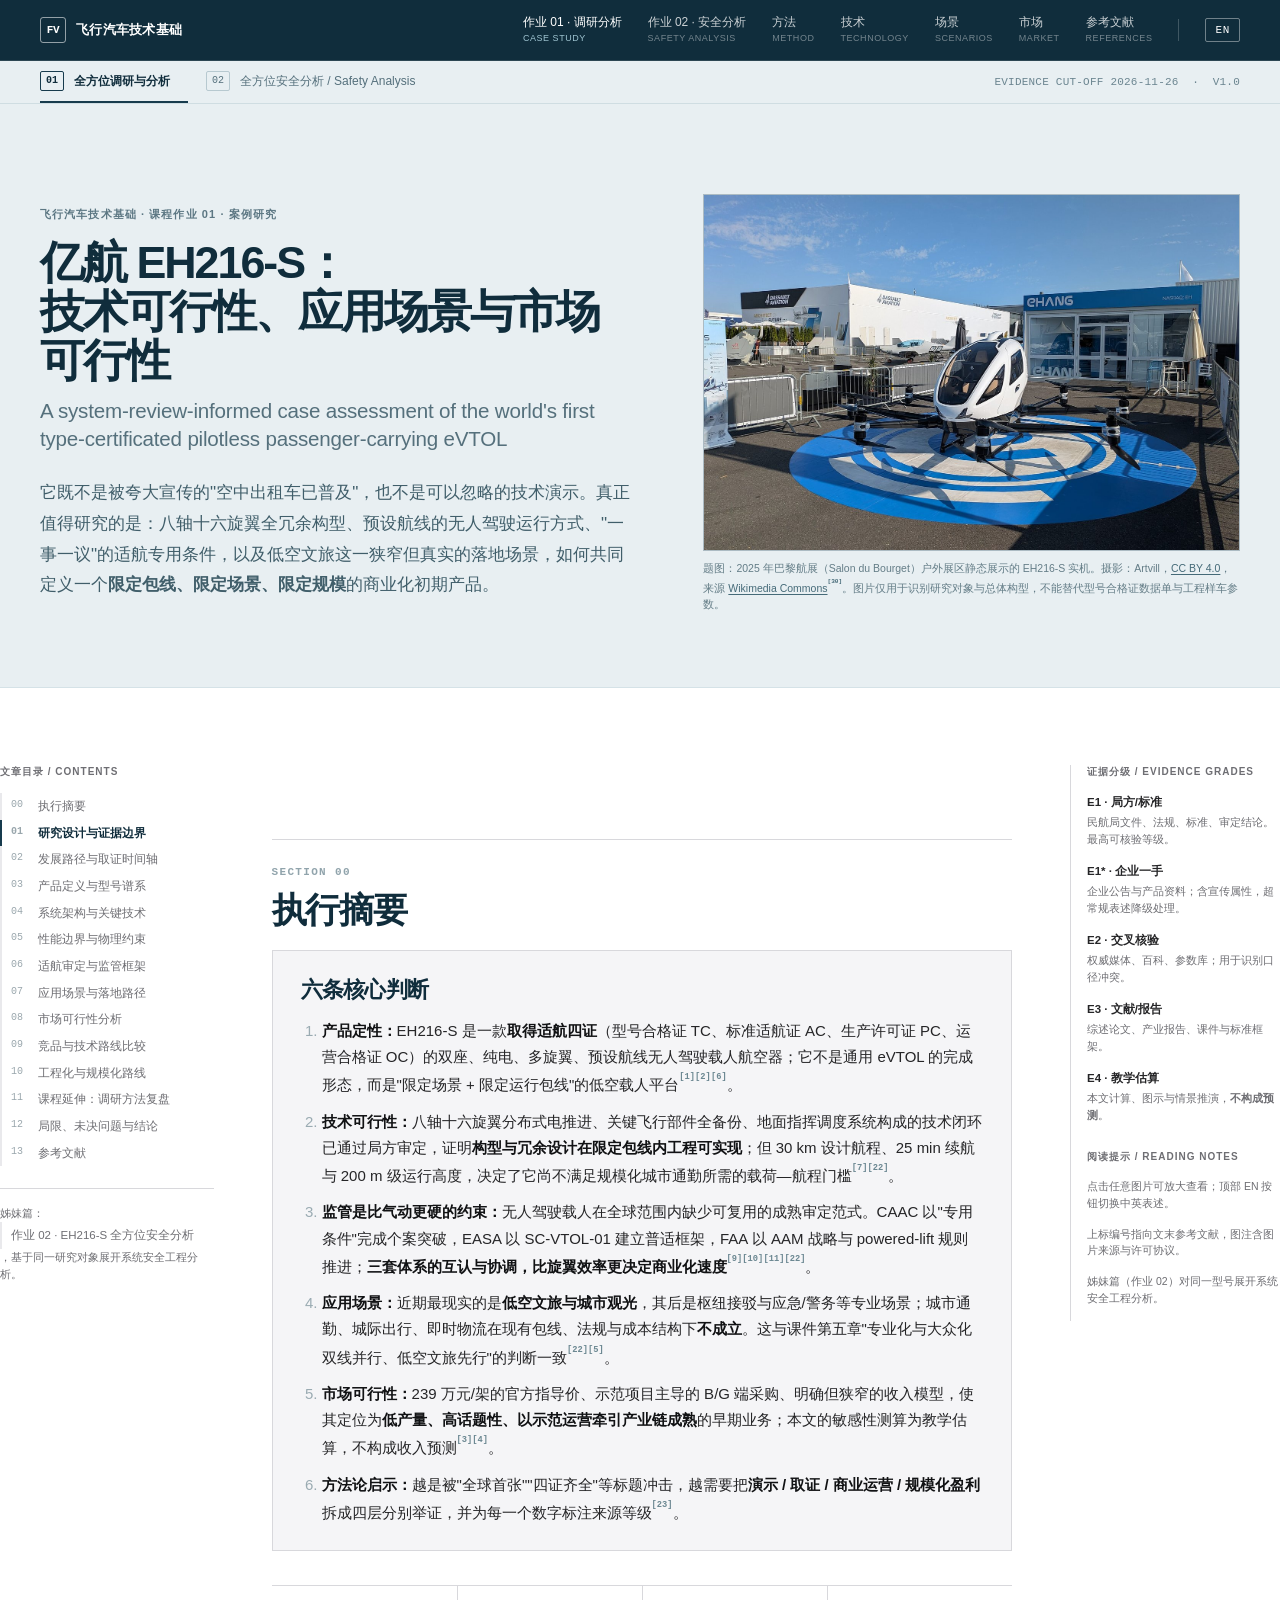
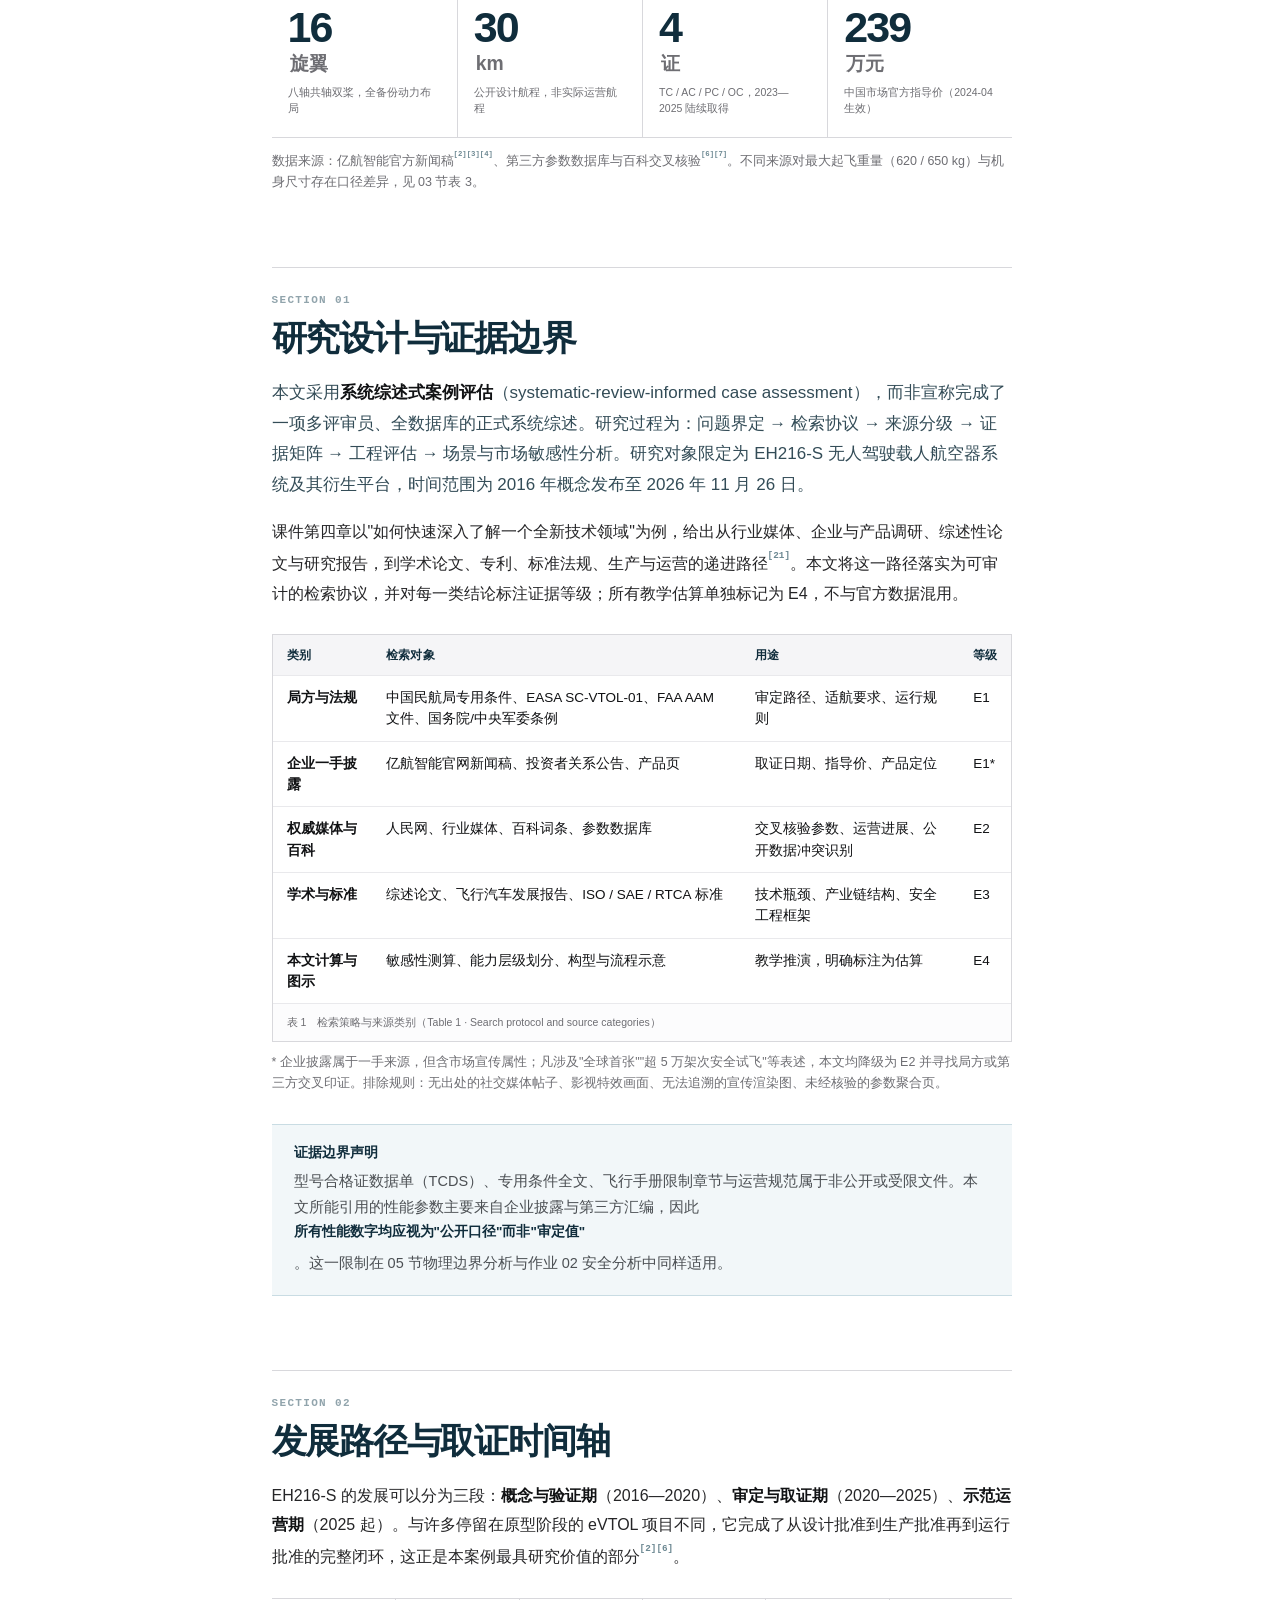
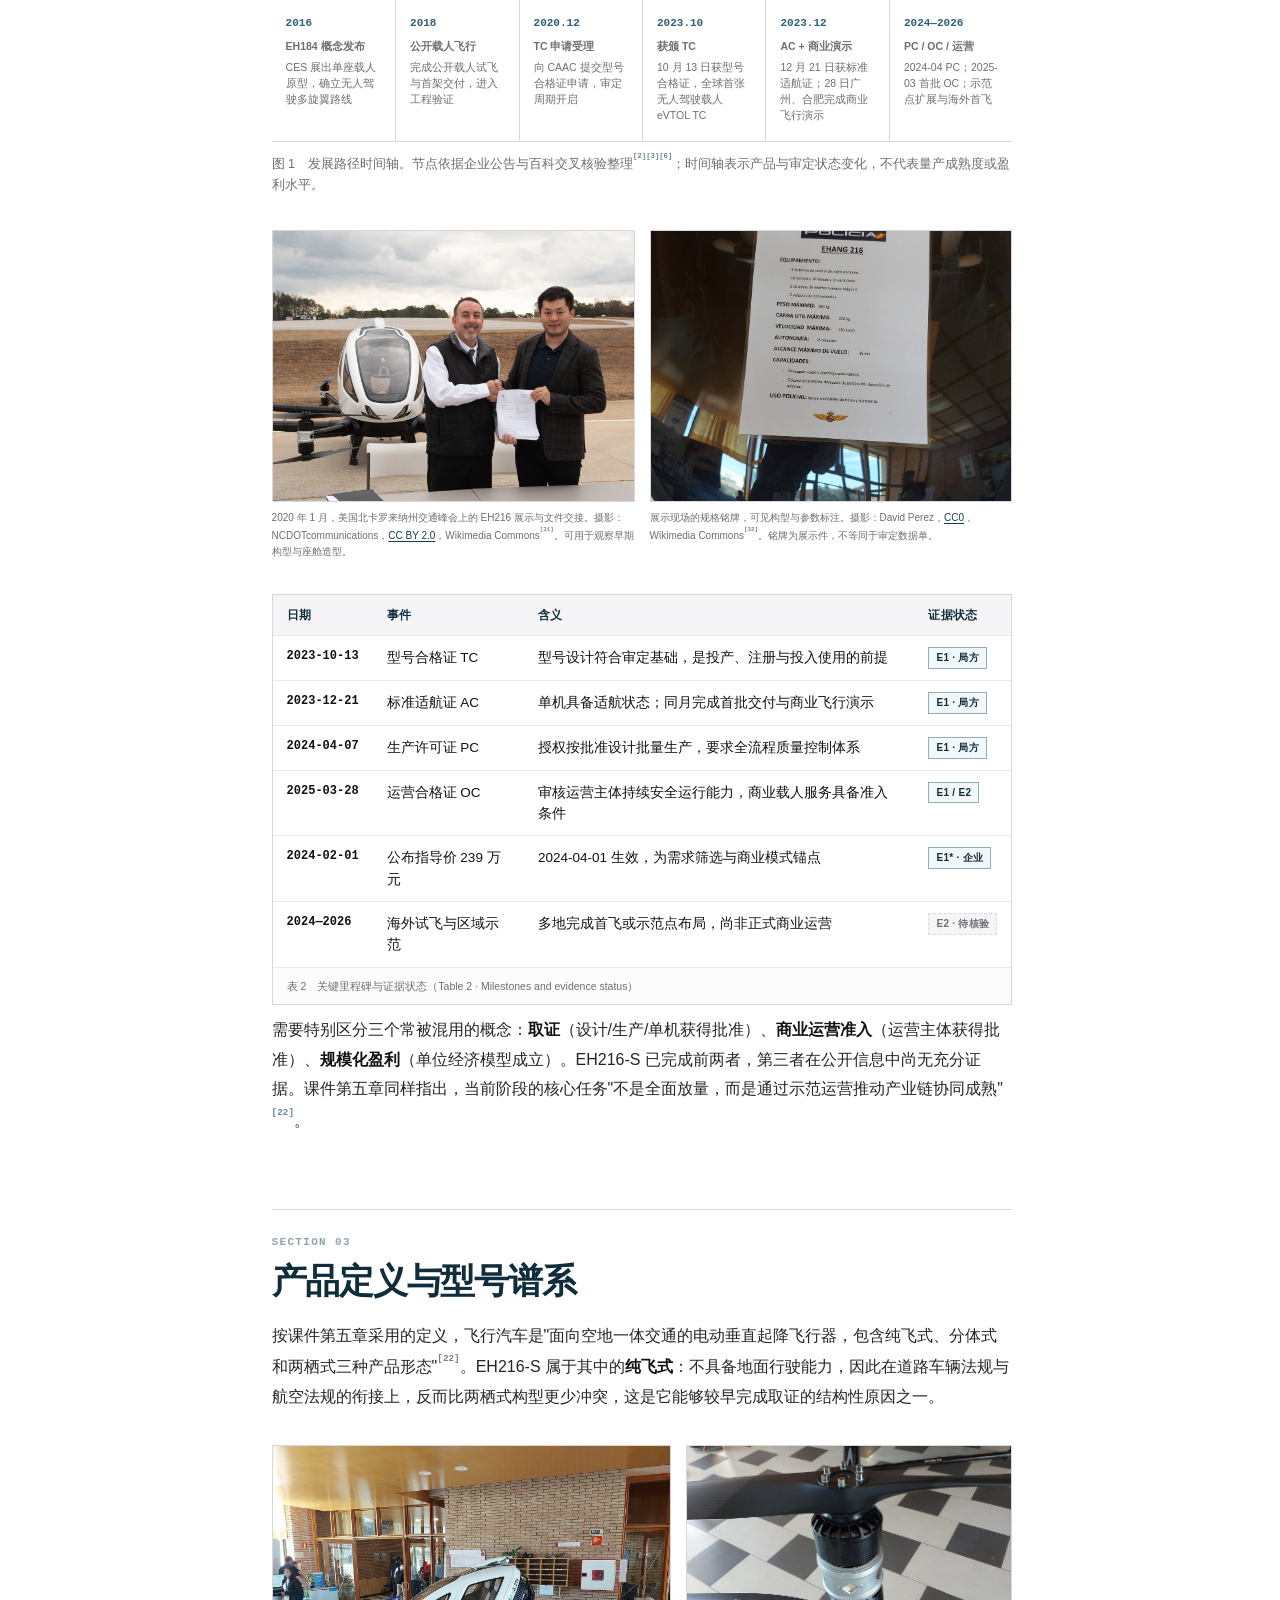
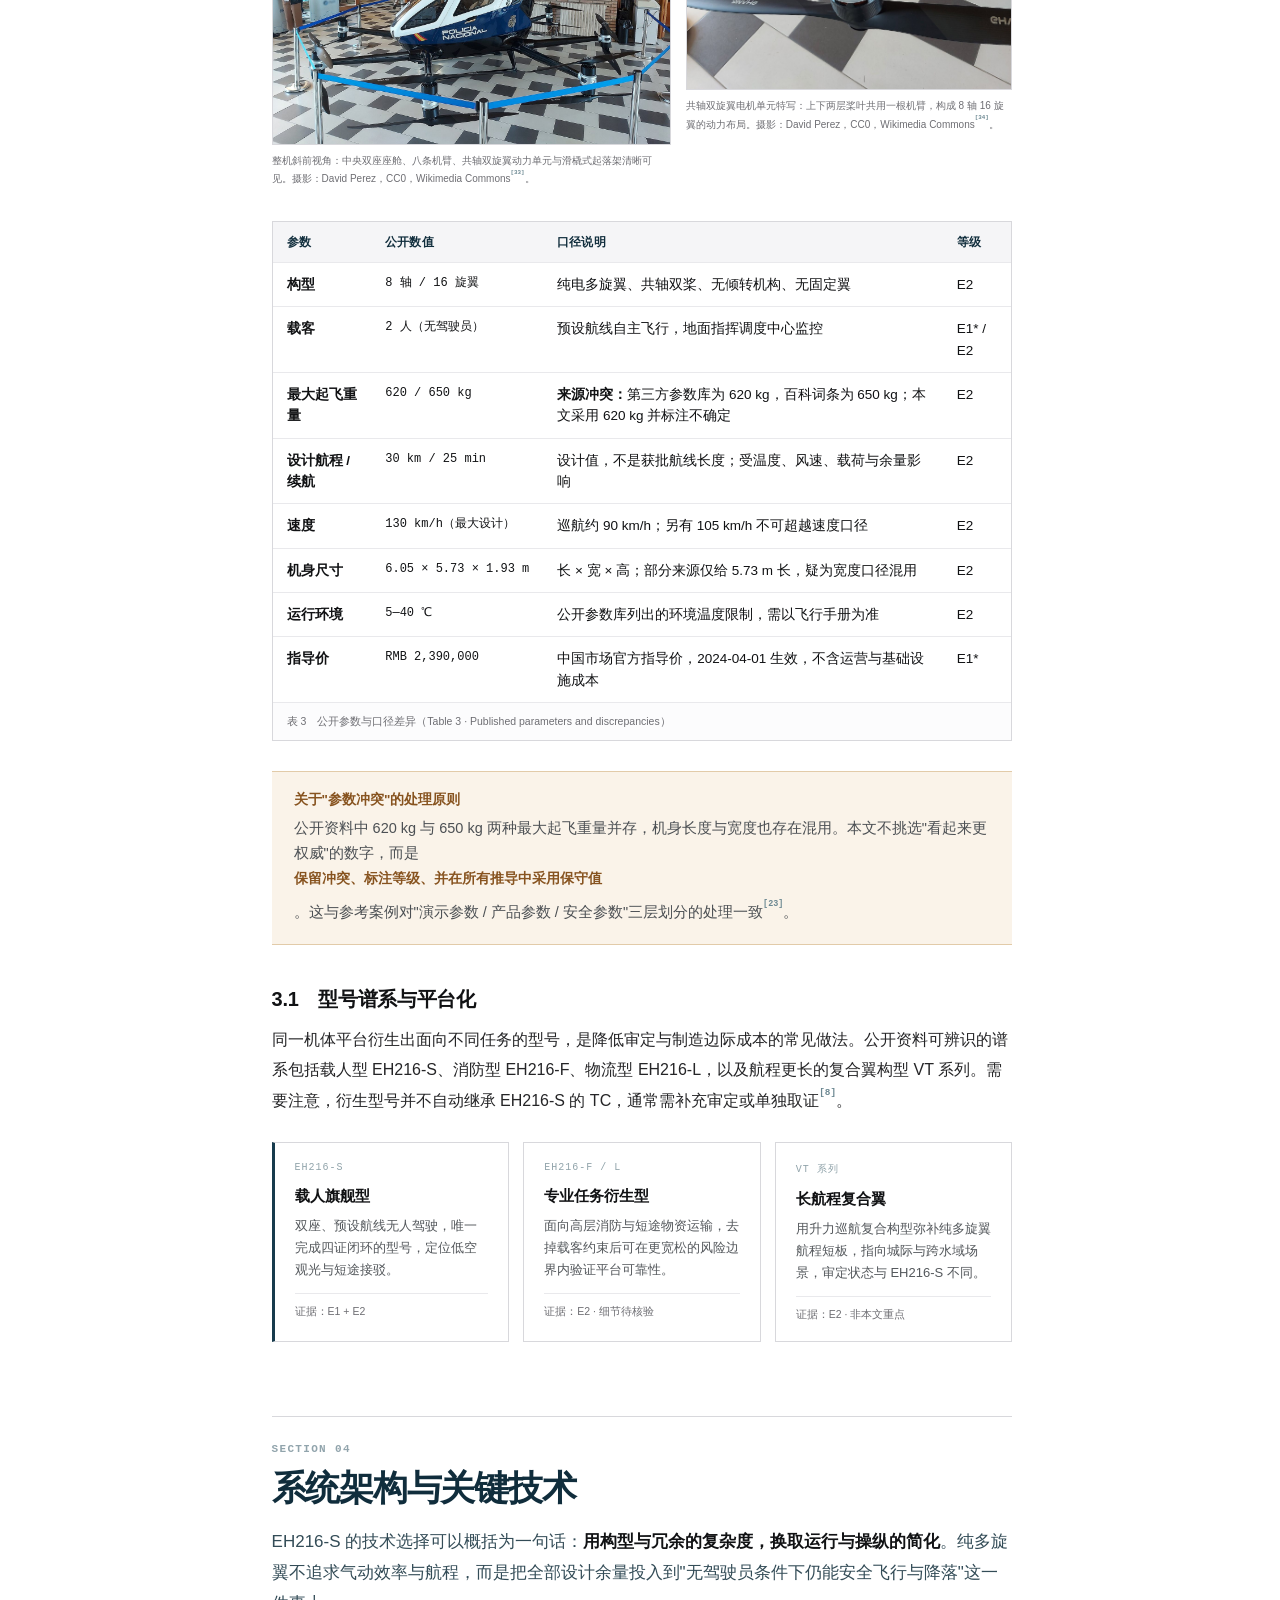
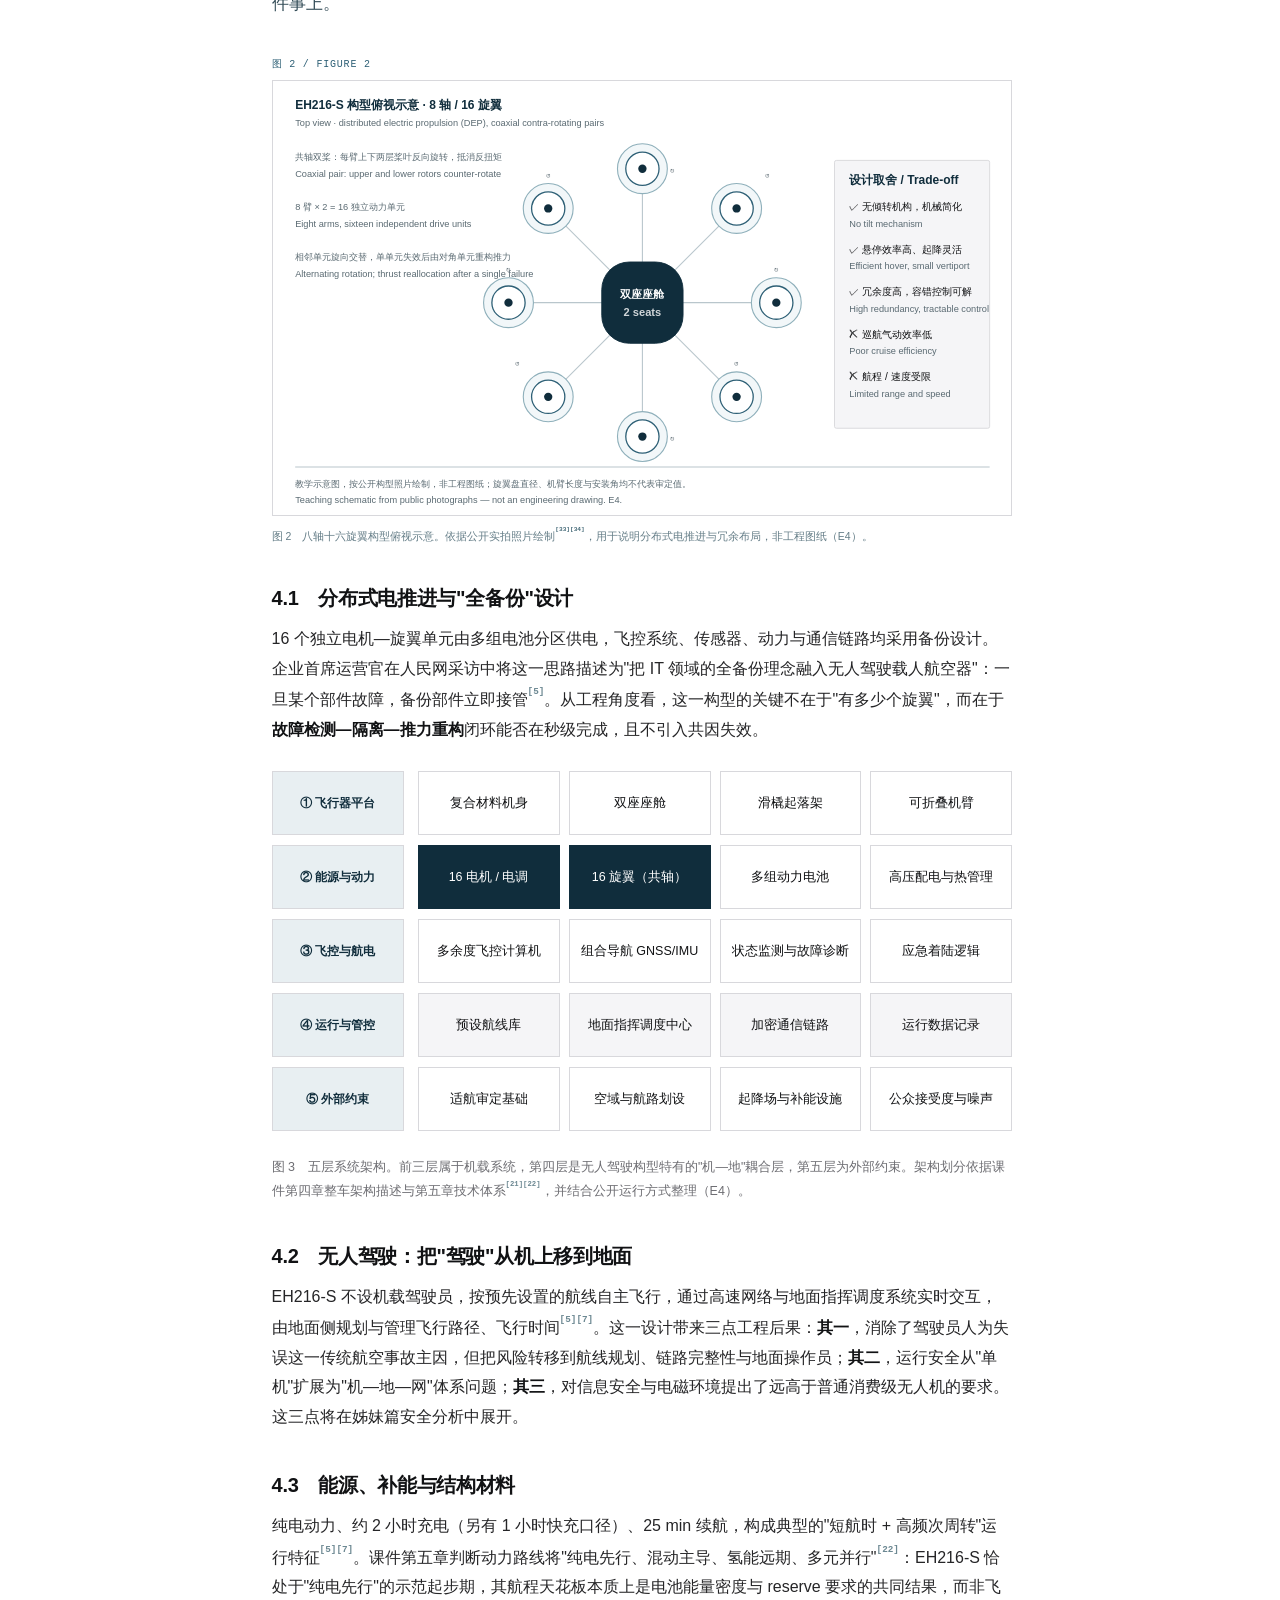
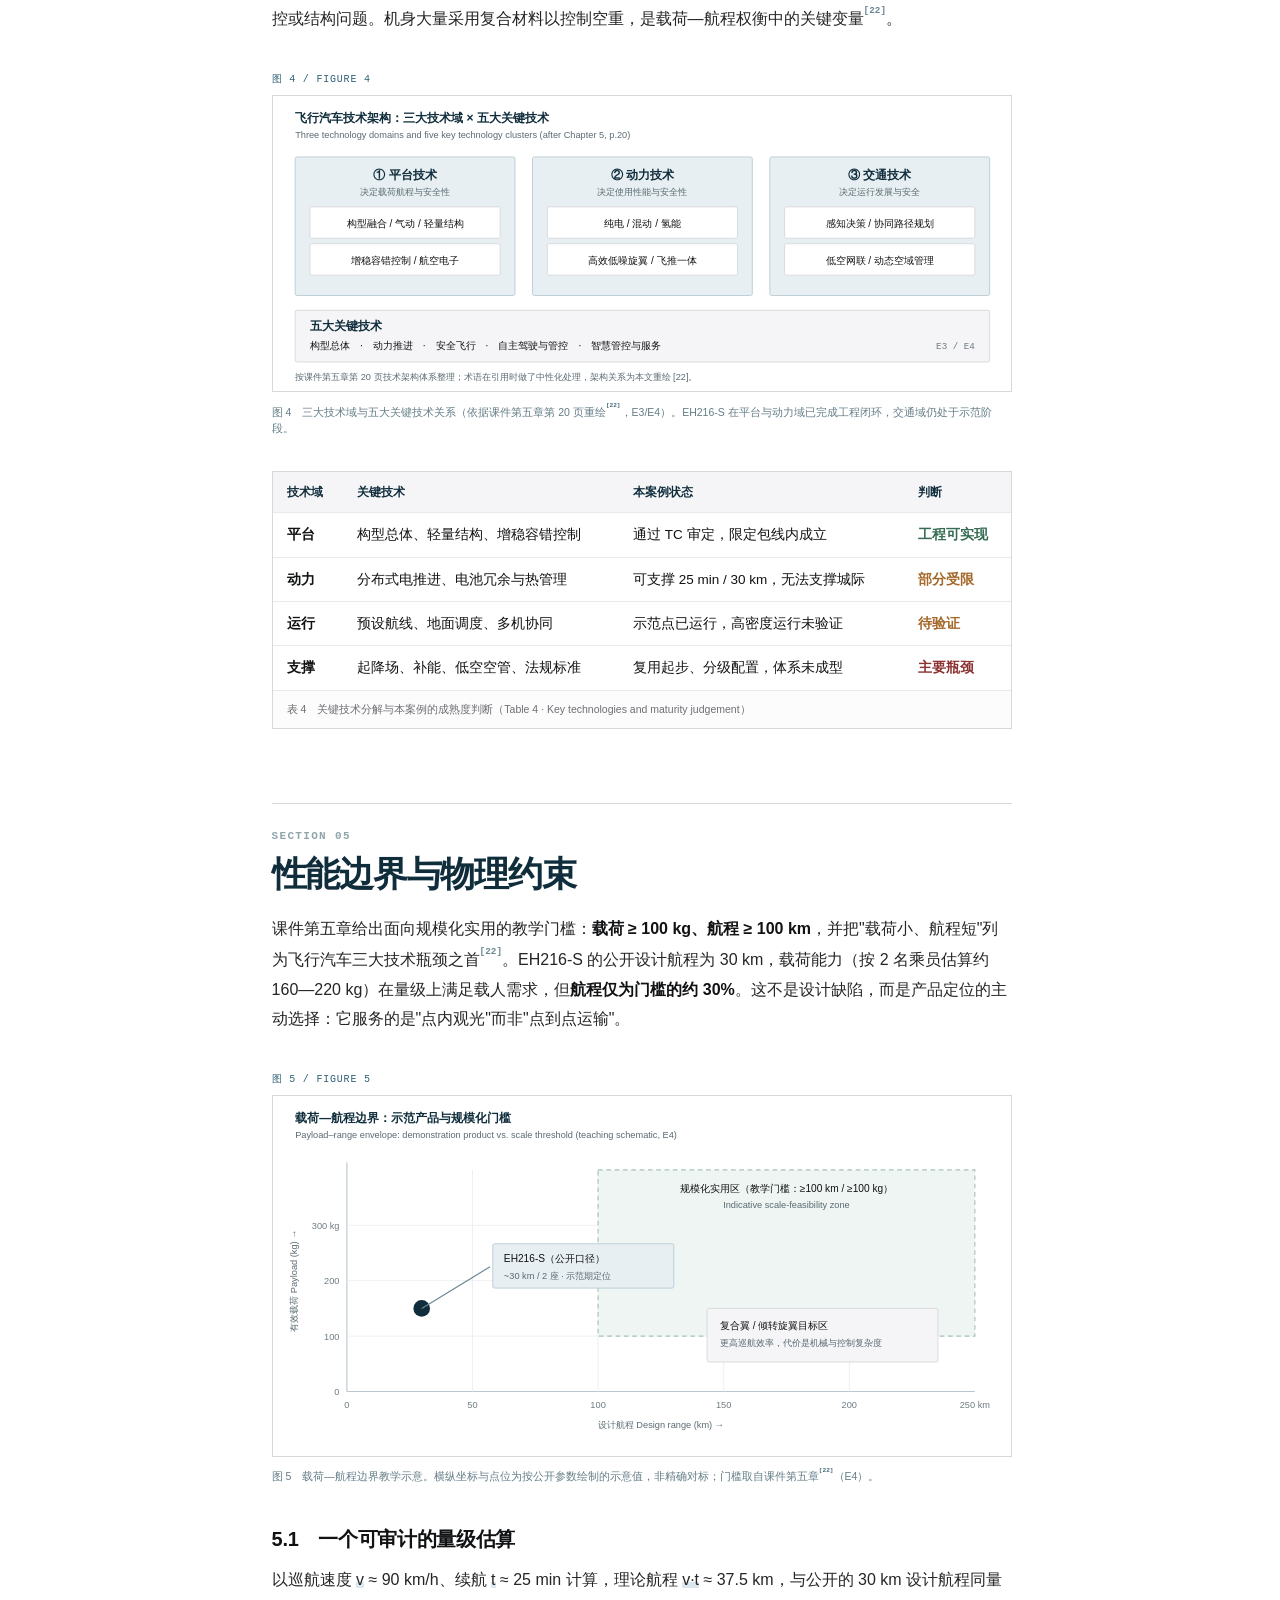
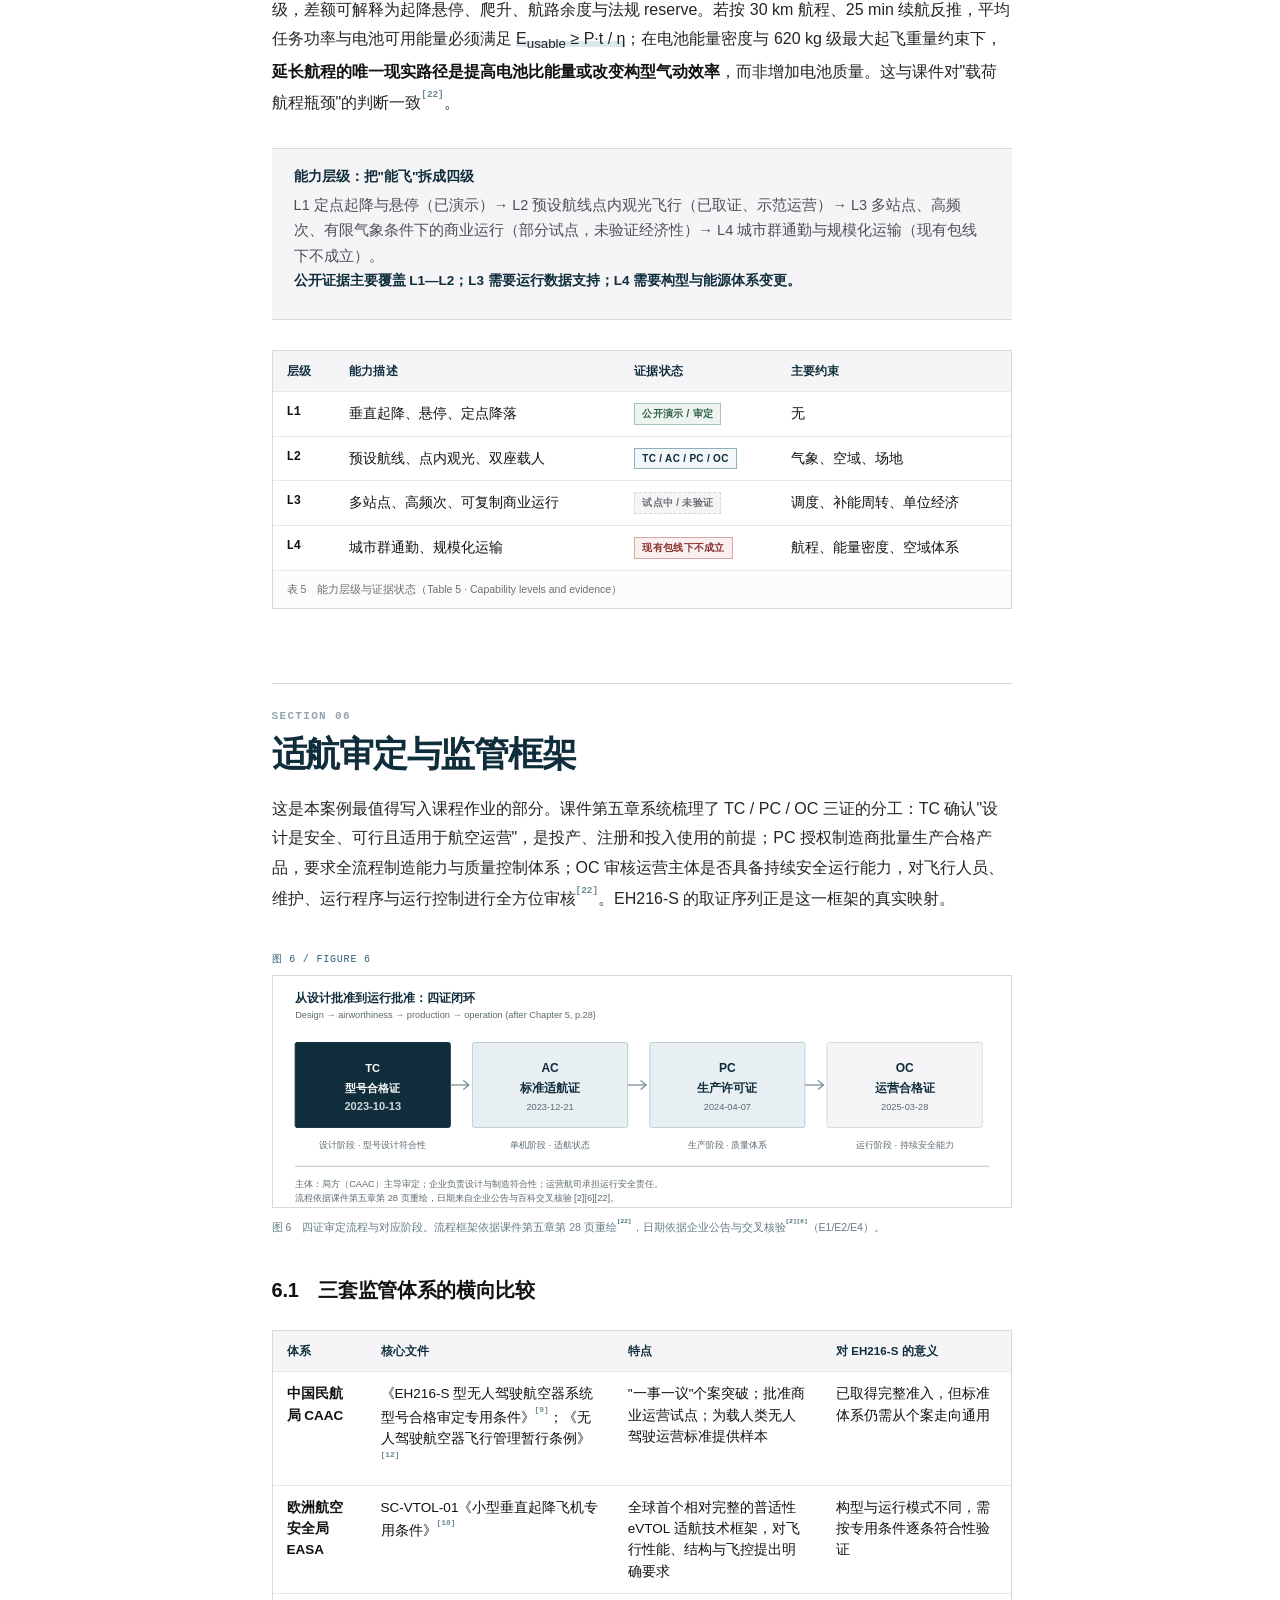
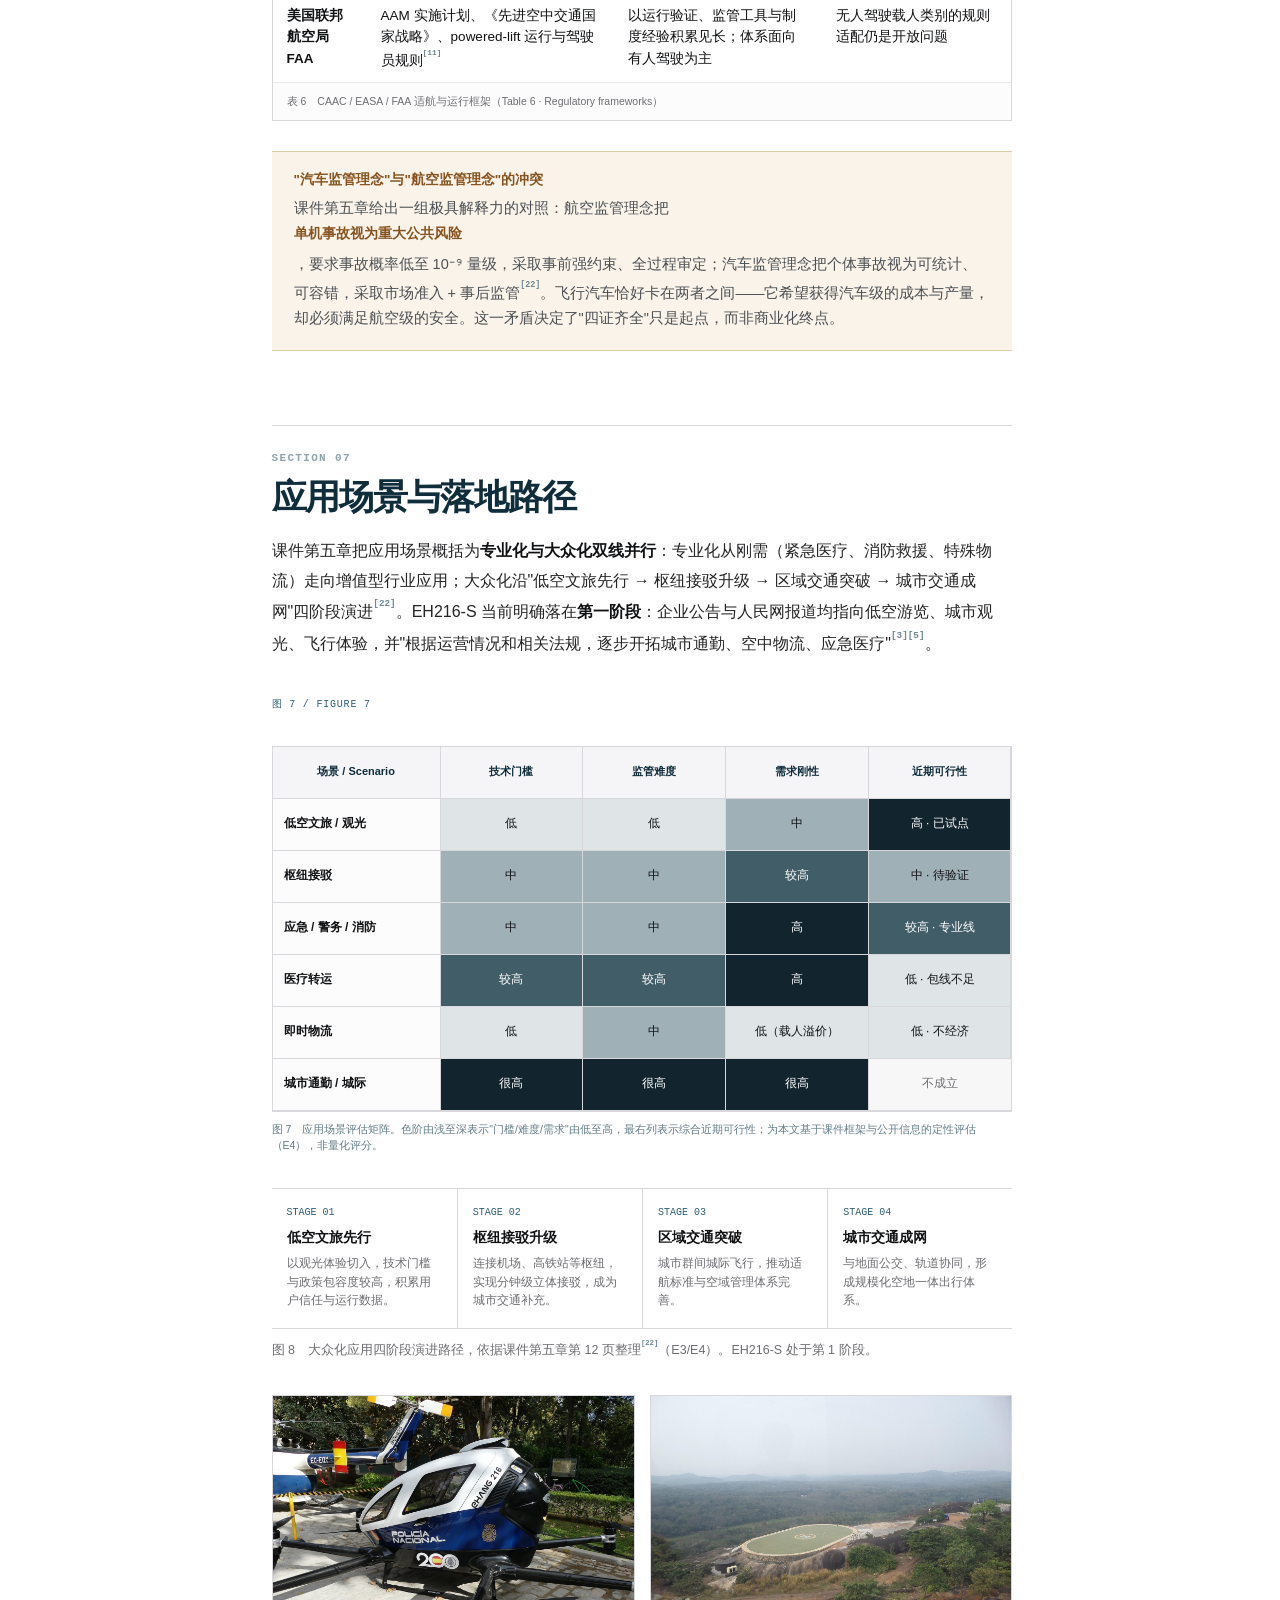
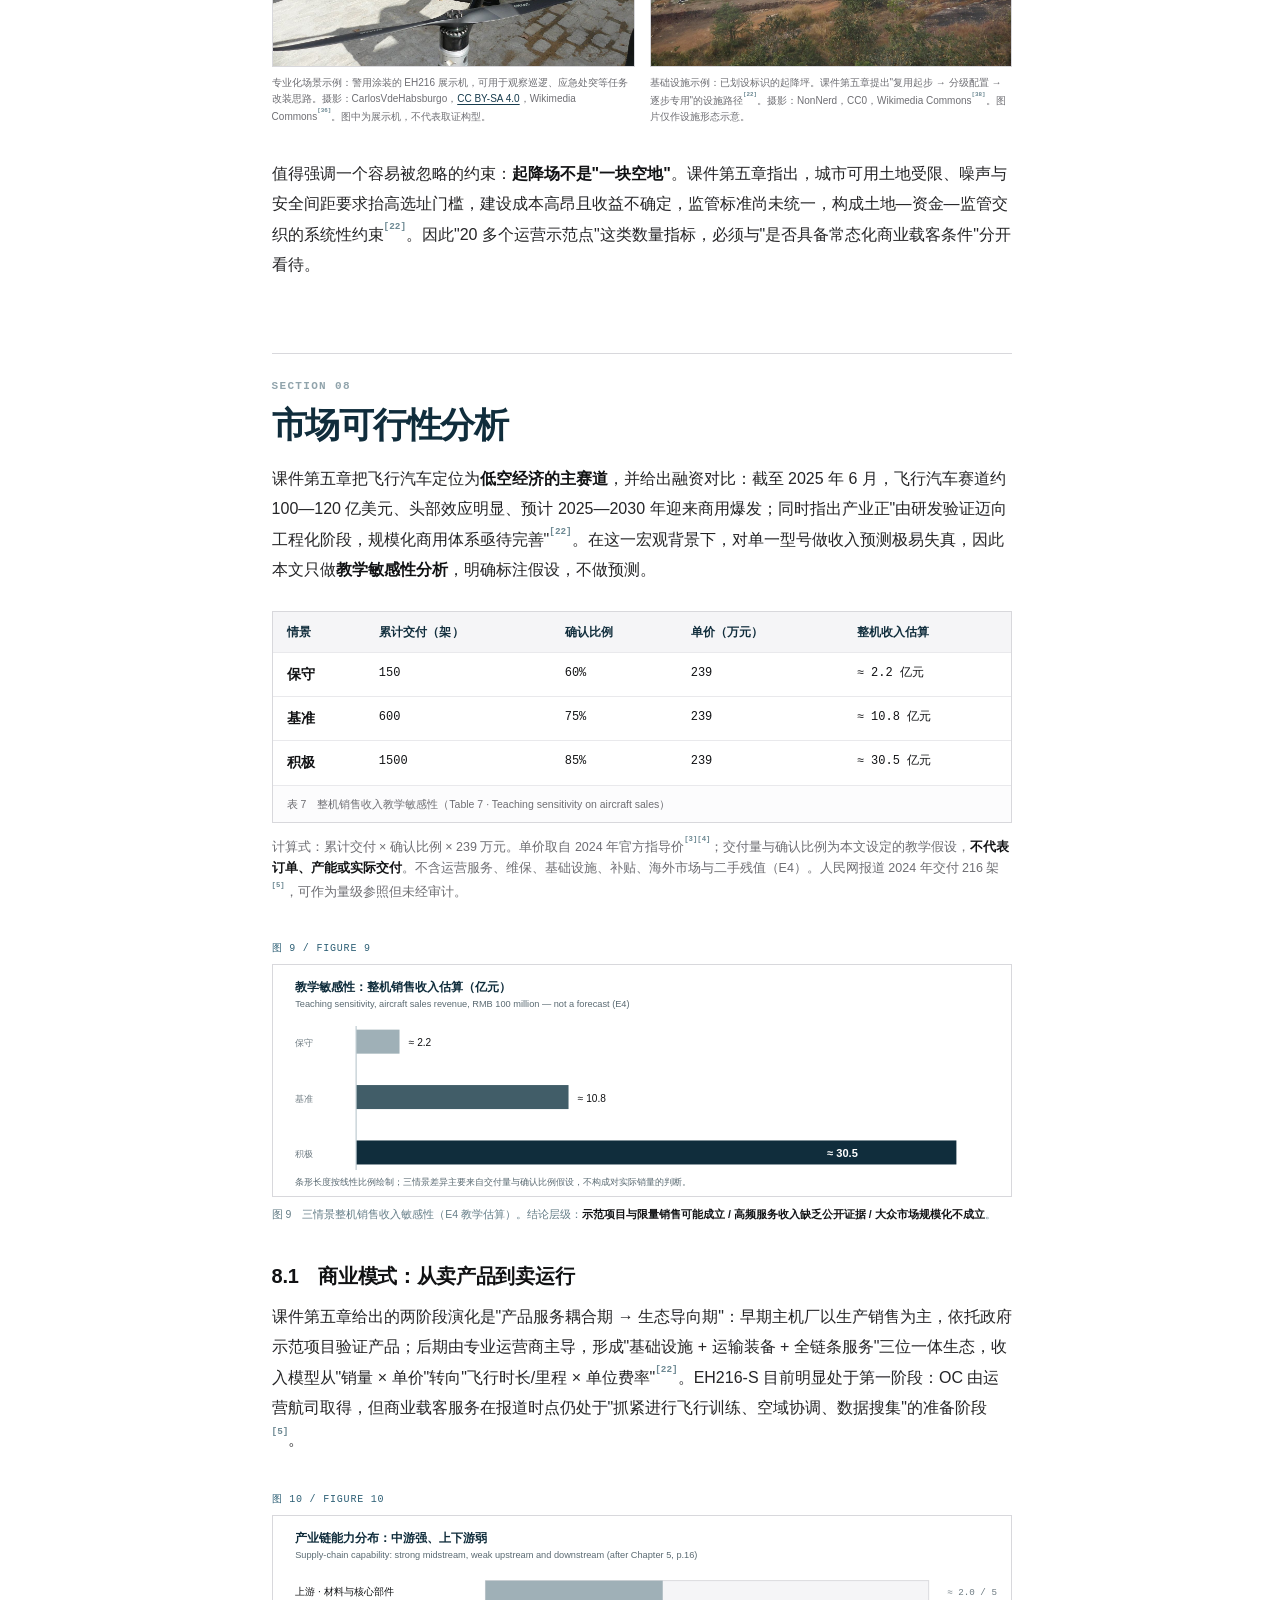
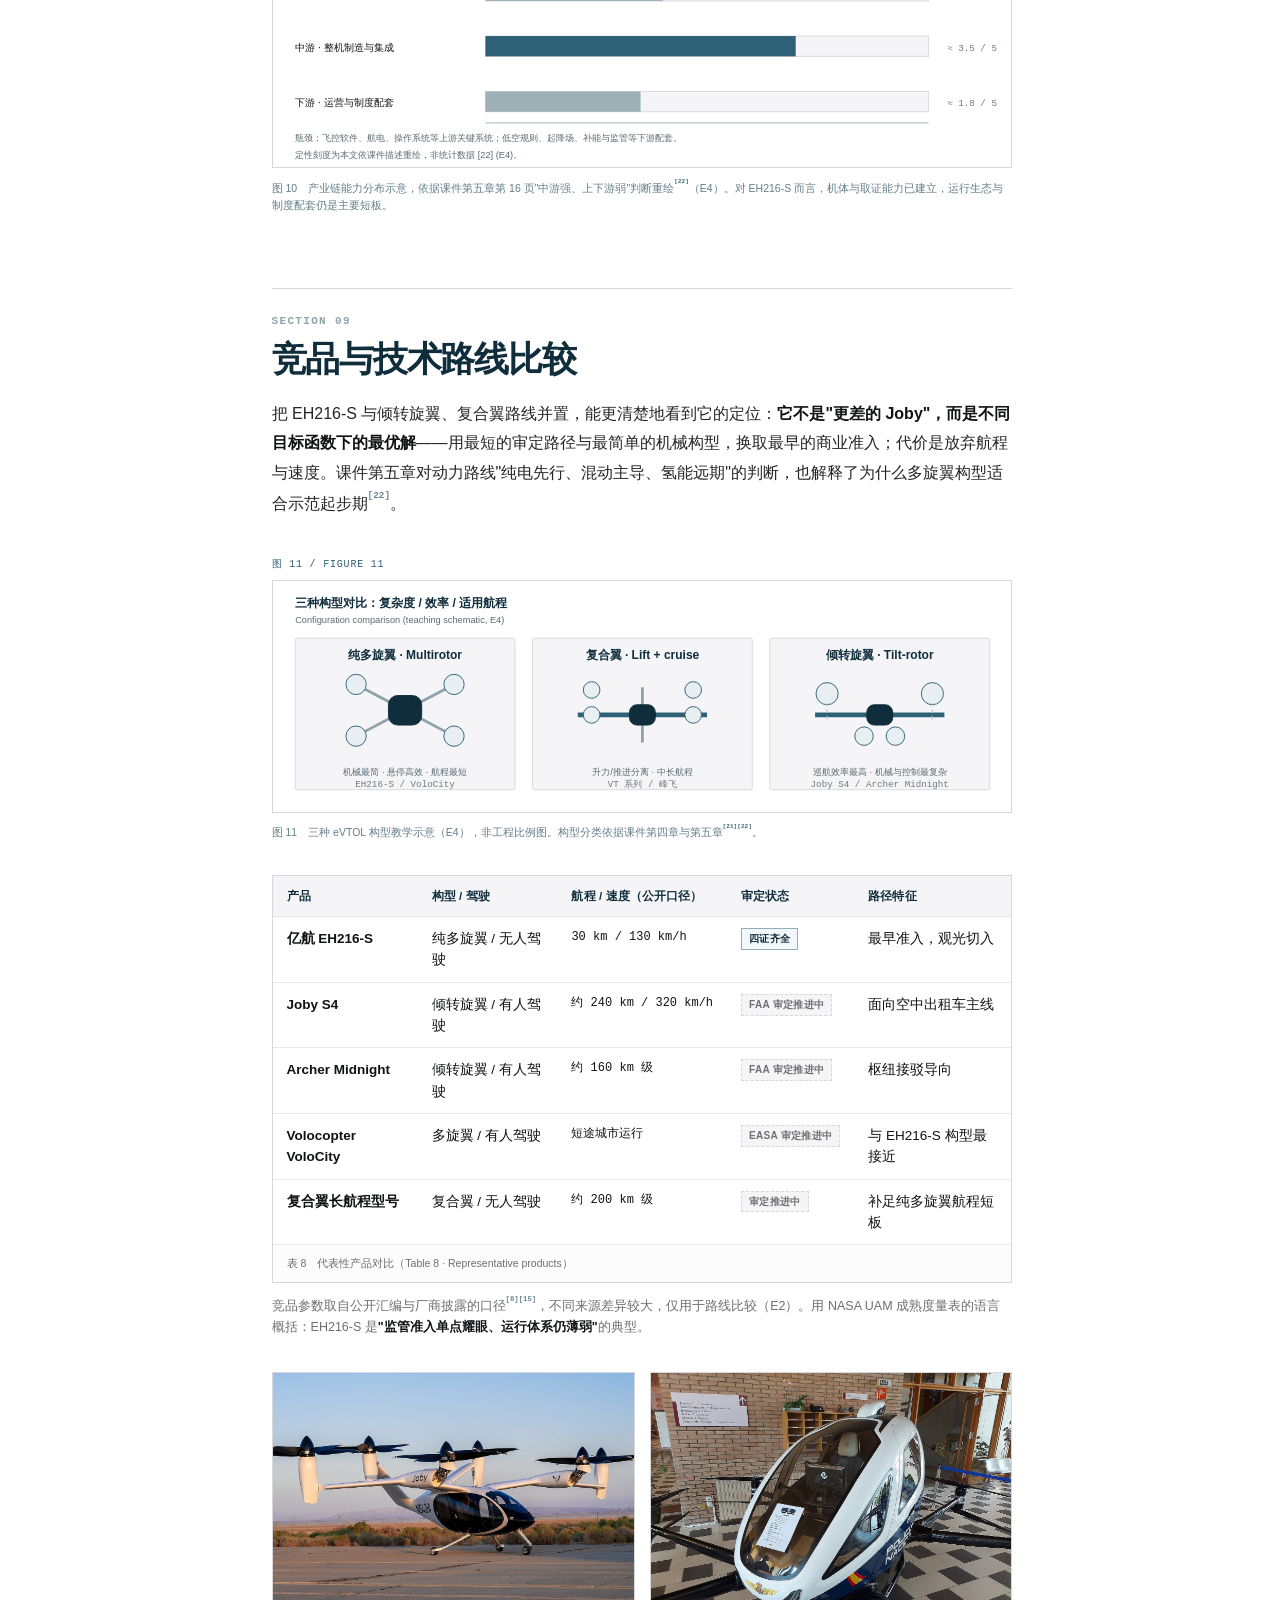
<file: index.html>
<!DOCTYPE html>
<html lang="zh-CN">
<head>
<meta charset="UTF-8">
<meta name="viewport" content="width=device-width, initial-scale=1.0">
<title>亿航 EH216-S：技术可行性、应用场景与市场可行性 | 飞行汽车技术基础 · 课程作业 01</title>
<meta name="description" content="以系统综述式案例评估方法，对亿航 EH216-S 无人驾驶载人 eVTOL 的发展路径、系统架构、适航审定、应用场景与市场可行性进行证据分级的深度调研。">
<link rel="stylesheet" href="assets/style.css">
<link rel="icon" href="data:image/svg+xml,%3Csvg xmlns='http://www.w3.org/2000/svg' viewBox='0 0 32 32'%3E%3Crect width='32' height='32' fill='%23102d3c'/%3E%3Ctext x='16' y='21' font-size='13' fill='white' text-anchor='middle' font-family='monospace'%3EFV%3C/text%3E%3C/svg%3E">
</head>
<body>
<div class="progress"></div>

<nav class="lab-nav">
  <div class="lab-nav-inner">
    <a class="lab-nav-logo" href="index.html"><span class="mark">FV</span><span>飞行汽车技术基础</span></a>
    <button class="lab-nav-toggle" onclick="toggleNav()" aria-label="打开导航"><span></span><span></span><span></span></button>
    <ul class="lab-nav-links">
      <li><a href="index.html" class="active"><span>作业 01 · 调研分析</span><span class="en-sub">Case Study</span></a></li>
      <li><a href="safety.html"><span>作业 02 · 安全分析</span><span class="en-sub">Safety Analysis</span></a></li>
      <li><a href="#method"><span>方法</span><span class="en-sub">Method</span></a></li>
      <li><a href="#technology"><span>技术</span><span class="en-sub">Technology</span></a></li>
      <li><a href="#scenarios"><span>场景</span><span class="en-sub">Scenarios</span></a></li>
      <li><a href="#market"><span>市场</span><span class="en-sub">Market</span></a></li>
      <li><a href="#references"><span>参考文献</span><span class="en-sub">References</span></a></li>
      <li class="nav-sep"></li>
      <li><button class="lang-btn" id="langBtn" onclick="toggleLang()">EN</button></li>
    </ul>
  </div>
</nav>

<div class="switcher">
  <div class="switcher-inner">
    <a class="switcher-tab current" href="index.html"><span class="num">01</span><span>全方位调研与分析 <span class="en" style="display:none">/ Comprehensive Review</span></span></a>
    <a class="switcher-tab" href="safety.html"><span class="num">02</span><span>全方位安全分析 / Safety Analysis</span></a>
    <span class="switcher-meta">EVIDENCE CUT-OFF 2026-11-26 &nbsp;·&nbsp; V1.0</span>
  </div>
</div>

<header class="hero">
  <div class="container hero-grid">
    <div>
      <p class="kicker"><span class="cn">飞行汽车技术基础 · 课程作业 01 · 案例研究</span><span class="en">Fundamentals of Flying Vehicle Technology · Coursework 01 · Case Study</span></p>
      <h1>
        <span class="cn">亿航 EH216-S：<br>技术可行性、应用场景与市场可行性</span>
        <span class="en">EHang EH216-S:<br>Technical Feasibility, Operational Scenarios and Market Feasibility</span>
        <span class="sub-en">A system-review-informed case assessment of the world's first type-certificated pilotless passenger-carrying eVTOL</span>
      </h1>
      <p class="deck cn">它既不是被夸大宣传的"空中出租车已普及"，也不是可以忽略的技术演示。真正值得研究的是：八轴十六旋翼全冗余构型、预设航线的无人驾驶运行方式、"一事一议"的适航专用条件，以及低空文旅这一狭窄但真实的落地场景，如何共同定义一个<strong>限定包线、限定场景、限定规模</strong>的商业化初期产品。</p>
      <p class="deck en">Neither a mass-market air taxi nor a dismissible technology demo. What deserves study is how a fully redundant 16-rotor layout, pre-programmed pilotless operations, a bespoke certification basis, and a narrow low-altitude tourism niche jointly define an early-stage product with a deliberately limited envelope.</p>
    </div>
    <figure class="hero-figure">
      <img src="assets/img/eh216s-paris-2025.jpg" alt="2025 年巴黎航展户外展区静态展示的亿航 EH216-S 无人驾驶载人 eVTOL 实机">
      <figcaption>
        <span class="cn">题图：2025 年巴黎航展（Salon du Bourget）户外展区静态展示的 EH216-S 实机。摄影：Artvill，<a href="https://creativecommons.org/licenses/by/4.0/" target="_blank" rel="noopener">CC BY 4.0</a>，来源 <a href="https://commons.wikimedia.org/wiki/File:EHang_216-S_au_Salon_du_Bourget_2025.jpg" target="_blank" rel="noopener">Wikimedia Commons</a><sup><a class="cite" href="#r30">[30]</a></sup>。图片仅用于识别研究对象与总体构型，不能替代型号合格证数据单与工程样车参数。</span>
        <span class="en">Hero image: EH216-S on static display at the 2025 Paris Air Show. Photo: Artvill, CC BY 4.0, via Wikimedia Commons [30]. For identification only; not a substitute for the approved type-certificate data sheet.</span>
      </figcaption>
    </figure>
  </div>
</header>

<div class="container shell">

  <nav class="toc" aria-label="文章目录">
    <p class="toc-title"><span class="cn">文章目录 / Contents</span><span class="en">Contents</span></p>
    <ol>
      <li><a href="#summary"><span class="tn">00</span><span class="cn">执行摘要</span><span class="en">Executive summary</span></a></li>
      <li><a href="#method"><span class="tn">01</span><span class="cn">研究设计与证据边界</span><span class="en">Method &amp; evidence</span></a></li>
      <li><a href="#path"><span class="tn">02</span><span class="cn">发展路径与取证时间轴</span><span class="en">Development path</span></a></li>
      <li><a href="#product"><span class="tn">03</span><span class="cn">产品定义与型号谱系</span><span class="en">Product definition</span></a></li>
      <li><a href="#technology"><span class="tn">04</span><span class="cn">系统架构与关键技术</span><span class="en">Architecture</span></a></li>
      <li><a href="#physics"><span class="tn">05</span><span class="cn">性能边界与物理约束</span><span class="en">Performance envelope</span></a></li>
      <li><a href="#certification"><span class="tn">06</span><span class="cn">适航审定与监管框架</span><span class="en">Certification</span></a></li>
      <li><a href="#scenarios"><span class="tn">07</span><span class="cn">应用场景与落地路径</span><span class="en">Scenarios</span></a></li>
      <li><a href="#market"><span class="tn">08</span><span class="cn">市场可行性分析</span><span class="en">Market feasibility</span></a></li>
      <li><a href="#competitors"><span class="tn">09</span><span class="cn">竞品与技术路线比较</span><span class="en">Competitors</span></a></li>
      <li><a href="#roadmap"><span class="tn">10</span><span class="cn">工程化与规模化路线</span><span class="en">Roadmap</span></a></li>
      <li><a href="#coursework"><span class="tn">11</span><span class="cn">课程延伸：调研方法复盘</span><span class="en">Course extension</span></a></li>
      <li><a href="#limits"><span class="tn">12</span><span class="cn">局限、未决问题与结论</span><span class="en">Limitations</span></a></li>
      <li><a href="#references"><span class="tn">13</span><span class="cn">参考文献</span><span class="en">References</span></a></li>
    </ol>
    <p class="toc-foot"><span class="cn">姊妹篇：<a href="safety.html">作业 02 · EH216-S 全方位安全分析</a>，基于同一研究对象展开系统安全工程分析。</span><span class="en">Companion paper: <a href="safety.html">Coursework 02 — Safety Analysis</a>.</span></p>
  </nav>

  <article class="article">

    <!-- ============ 00 执行摘要 ============ -->
    <section id="summary">
      <h2 id="executive-heading"><span class="h2-num">SECTION 00</span><span class="cn">执行摘要</span><span class="en">Executive Summary</span></h2>

      <div class="executive">
        <h2><span class="cn">六条核心判断</span><span class="en">Six core judgements</span></h2>
        <ol>
          <li><span class="cn"><strong>产品定性：</strong>EH216-S 是一款<strong>取得适航四证</strong>（型号合格证 TC、标准适航证 AC、生产许可证 PC、运营合格证 OC）的双座、纯电、多旋翼、预设航线无人驾驶载人航空器；它不是通用 eVTOL 的完成形态，而是"限定场景 + 限定运行包线"的低空载人平台<sup><a class="cite" href="#r1">[1]</a></sup><sup><a class="cite" href="#r2">[2]</a></sup><sup><a class="cite" href="#r6">[6]</a></sup>。</span><span class="en"><strong>Product definition:</strong> EH216-S is a two-seat, battery-electric multirotor aircraft flying pre-programmed routes, holding four CAAC approvals (TC, AC, PC, OC) [1][2][6]. It is a constrained low-altitude platform, not a general-purpose mature eVTOL.</span></li>
          <li><span class="cn"><strong>技术可行性：</strong>八轴十六旋翼分布式电推进、关键飞行部件全备份、地面指挥调度系统构成的技术闭环已通过局方审定，证明<strong>构型与冗余设计在限定包线内工程可实现</strong>；但 30 km 设计航程、25 min 续航与 200 m 级运行高度，决定了它尚不满足规模化城市通勤所需的载荷—航程门槛<sup><a class="cite" href="#r7">[7]</a></sup><sup><a class="cite" href="#r22">[22]</a></sup>。</span><span class="en"><strong>Technical feasibility:</strong> A 16-rotor distributed electric propulsion layout with full redundancy of critical flight components passed regulatory review, proving engineering feasibility within a limited envelope. A 30 km design range and 25 min endurance remain below the threshold for scaled urban commuting [7][22].</span></li>
          <li><span class="cn"><strong>监管是比气动更硬的约束：</strong>无人驾驶载人在全球范围内缺少可复用的成熟审定范式。CAAC 以"专用条件"完成个案突破，EASA 以 SC-VTOL-01 建立普适框架，FAA 以 AAM 战略与 powered-lift 规则推进；<strong>三套体系的互认与协调，比旋翼效率更决定商业化速度</strong><sup><a class="cite" href="#r9">[9]</a></sup><sup><a class="cite" href="#r10">[10]</a></sup><sup><a class="cite" href="#r11">[11]</a></sup><sup><a class="cite" href="#r22">[22]</a></sup>。</span><span class="en"><strong>Regulation, not aerodynamics, is the binding constraint:</strong> pilotless passenger flight lacks a reusable global certification template. CAAC used bespoke special conditions, EASA issued SC-VTOL-01, and FAA advances powered-lift rules under its AAM strategy [9][10][11][22].</span></li>
          <li><span class="cn"><strong>应用场景：</strong>近期最现实的是<strong>低空文旅与城市观光</strong>，其后是枢纽接驳与应急/警务等专业场景；城市通勤、城际出行、即时物流在现有包线、法规与成本结构下<strong>不成立</strong>。这与课件第五章"专业化与大众化双线并行、低空文旅先行"的判断一致<sup><a class="cite" href="#r22">[22]</a></sup><sup><a class="cite" href="#r5">[5]</a></sup>。</span><span class="en"><strong>Scenarios:</strong> low-altitude sightseeing is the only near-term viable commercial scenario, followed by hub connection and public-safety missions. Urban commuting, intercity travel and parcel logistics are not supported [22][5].</span></li>
          <li><span class="cn"><strong>市场可行性：</strong>239 万元/架的官方指导价、示范项目主导的 B/G 端采购、明确但狭窄的收入模型，使其定位为<strong>低产量、高话题性、以示范运营牵引产业链成熟</strong>的早期业务；本文的敏感性测算为教学估算，不构成收入预测<sup><a class="cite" href="#r3">[3]</a></sup><sup><a class="cite" href="#r4">[4]</a></sup>。</span><span class="en"><strong>Market feasibility:</strong> a RMB 2.39 M list price and demonstration-led B/G procurement define an early, low-volume business. The sensitivity analysis below is a teaching estimate, not a forecast [3][4].</span></li>
          <li><span class="cn"><strong>方法论启示：</strong>越是被"全球首张""四证齐全"等标题冲击，越需要把<strong>演示 / 取证 / 商业运营 / 规模化盈利</strong>拆成四层分别举证，并为每一个数字标注来源等级<sup><a class="cite" href="#r23">[23]</a></sup>。</span><span class="en"><strong>Methodological lesson:</strong> headline claims such as "world's first" require separating demonstration, certification, commercial operation and scaled profitability, with a source grade attached to every number [23].</span></li>
        </ol>
      </div>

      <div class="stat-band" aria-label="关键数字">
        <div><strong>16<span class="unit"> 旋翼</span></strong><span><span class="cn">八轴共轴双桨，全备份动力布局</span><span class="en">Eight coaxial arms, fully redundant propulsion</span></span></div>
        <div><strong>30<span class="unit"> km</span></strong><span><span class="cn">公开设计航程，非实际运营航程</span><span class="en">Published design range, not route length</span></span></div>
        <div><strong>4<span class="unit"> 证</span></strong><span><span class="cn">TC / AC / PC / OC，2023—2025 陆续取得</span><span class="en">TC / AC / PC / OC, 2023–2025</span></span></div>
        <div><strong>239<span class="unit"> 万元</span></strong><span><span class="cn">中国市场官方指导价（2024-04 生效）</span><span class="en">China list price, effective April 2024</span></span></div>
      </div>
      <p class="small"><span class="cn">数据来源：亿航智能官方新闻稿<sup><a class="cite" href="#r2">[2]</a></sup><sup><a class="cite" href="#r3">[3]</a></sup><sup><a class="cite" href="#r4">[4]</a></sup>、第三方参数数据库与百科交叉核验<sup><a class="cite" href="#r6">[6]</a></sup><sup><a class="cite" href="#r7">[7]</a></sup>。不同来源对最大起飞重量（620 / 650 kg）与机身尺寸存在口径差异，见 03 节表 3。</span><span class="en">Sources: EHang press releases [2][3][4], cross-checked against third-party databases [6][7]. Published figures for MTOW and dimensions differ between sources; see Table 3.</span></p>
    </section>

    <!-- ============ 01 方法 ============ -->
    <h2 id="method"><span class="h2-num">SECTION 01</span><span class="cn">研究设计与证据边界</span><span class="en">Research Design and Evidence Boundary</span></h2>

    <p class="lead cn">本文采用<strong>系统综述式案例评估</strong>（systematic-review-informed case assessment），而非宣称完成了一项多评审员、全数据库的正式系统综述。研究过程为：问题界定 → 检索协议 → 来源分级 → 证据矩阵 → 工程评估 → 场景与市场敏感性分析。研究对象限定为 EH216-S 无人驾驶载人航空器系统及其衍生平台，时间范围为 2016 年概念发布至 2026 年 11 月 26 日。</p>
    <p class="lead en">This article applies a systematic-review-informed case assessment: question framing, search protocol, source grading, evidence matrix, engineering evaluation, and scenario/market sensitivity analysis. Scope: the EH216-S system and derivatives, 2016 to 26 November 2026.</p>

    <p class="cn">课件第四章以"如何快速深入了解一个全新技术领域"为例，给出从行业媒体、企业与产品调研、综述性论文与研究报告，到学术论文、专利、标准法规、生产与运营的递进路径<sup><a class="cite" href="#r21">[21]</a></sup>。本文将这一路径落实为可审计的检索协议，并对每一类结论标注证据等级；所有教学估算单独标记为 E4，不与官方数据混用。</p>
    <p class="en">Following the staged research path taught in Chapter 4 [21], the protocol below is made auditable. Every conclusion carries an evidence grade; teaching estimates are marked E4 and never mixed with official data.</p>

    <div class="table-wrap">
      <table class="data-table">
        <caption><span class="cn">表 1　检索策略与来源类别（Table 1 · Search protocol and source categories）</span><span class="en">Table 1 · Search protocol and source categories</span></caption>
        <thead><tr>
          <th><span class="cn">类别</span><span class="en">Category</span></th>
          <th><span class="cn">检索对象</span><span class="en">Sources queried</span></th>
          <th><span class="cn">用途</span><span class="en">Purpose</span></th>
          <th><span class="cn">等级</span><span class="en">Grade</span></th>
        </tr></thead>
        <tbody>
          <tr><td><span class="cn">局方与法规</span><span class="en">Regulator</span></td><td><span class="cn">中国民航局专用条件、EASA SC-VTOL-01、FAA AAM 文件、国务院/中央军委条例</span><span class="en">CAAC special conditions, EASA SC-VTOL-01, FAA AAM documents, national regulations</span></td><td><span class="cn">审定路径、适航要求、运行规则</span><span class="en">Certification basis and operating rules</span></td><td><span class="cn">E1</span><span class="en">E1</span></td></tr>
          <tr><td><span class="cn">企业一手披露</span><span class="en">Manufacturer</span></td><td><span class="cn">亿航智能官网新闻稿、投资者关系公告、产品页</span><span class="en">EHang press releases, investor releases, product pages</span></td><td><span class="cn">取证日期、指导价、产品定位</span><span class="en">Approval dates, list price, positioning</span></td><td><span class="cn">E1*</span><span class="en">E1*</span></td></tr>
          <tr><td><span class="cn">权威媒体与百科</span><span class="en">Media / encyclopaedia</span></td><td><span class="cn">人民网、行业媒体、百科词条、参数数据库</span><span class="en">People's Daily, trade press, encyclopaedias, spec databases</span></td><td><span class="cn">交叉核验参数、运营进展、公开数据冲突识别</span><span class="en">Cross-checking specifications and operating status</span></td><td><span class="cn">E2</span><span class="en">E2</span></td></tr>
          <tr><td><span class="cn">学术与标准</span><span class="en">Academic / standards</span></td><td><span class="cn">综述论文、飞行汽车发展报告、ISO / SAE / RTCA 标准</span><span class="en">Review papers, industry roadmaps, ISO/SAE/RTCA standards</span></td><td><span class="cn">技术瓶颈、产业链结构、安全工程框架</span><span class="en">Technical bottlenecks, supply chain, safety framework</span></td><td><span class="cn">E3</span><span class="en">E3</span></td></tr>
          <tr><td><span class="cn">本文计算与图示</span><span class="en">This article</span></td><td><span class="cn">敏感性测算、能力层级划分、构型与流程示意</span><span class="en">Sensitivity estimates, capability levels, original diagrams</span></td><td><span class="cn">教学推演，明确标注为估算</span><span class="en">Teaching estimates, explicitly labelled</span></td><td><span class="cn">E4</span><span class="en">E4</span></td></tr>
        </tbody>
      </table>
    </div>
    <p class="small"><span class="cn">* 企业披露属于一手来源，但含市场宣传属性；凡涉及"全球首张""超 5 万架次安全试飞"等表述，本文均降级为 E2 并寻找局方或第三方交叉印证。排除规则：无出处的社交媒体帖子、影视特效画面、无法追溯的宣传渲染图、未经核验的参数聚合页。</span><span class="en">* Manufacturer disclosures are primary but promotional; superlatives are downgraded to E2 pending corroboration. Excluded: unsourced social posts, CGI/renders, unverifiable aggregator specs.</span></p>

    <div class="callout note">
      <strong><span class="cn">证据边界声明</span><span class="en">Evidence boundary</span></strong>
      <p class="cn">型号合格证数据单（TCDS）、专用条件全文、飞行手册限制章节与运营规范属于非公开或受限文件。本文所能引用的性能参数主要来自企业披露与第三方汇编，因此<strong>所有性能数字均应视为"公开口径"而非"审定值"</strong>。这一限制在 05 节物理边界分析与作业 02 安全分析中同样适用。</p>
      <p class="en">The approved type-certificate data sheet, full special conditions and flight-manual limitations are not publicly accessible. All performance figures here are published claims, not certified values; the same limitation applies to the companion safety analysis.</p>
    </div>

    <!-- ============ 02 发展路径 ============ -->
    <h2 id="path"><span class="h2-num">SECTION 02</span><span class="cn">发展路径与取证时间轴</span><span class="en">Development Path and Certification Timeline</span></h2>

    <p class="cn">EH216-S 的发展可以分为三段：<strong>概念与验证期</strong>（2016—2020）、<strong>审定与取证期</strong>（2020—2025）、<strong>示范运营期</strong>（2025 起）。与许多停留在原型阶段的 eVTOL 项目不同，它完成了从设计批准到生产批准再到运行批准的完整闭环，这正是本案例最具研究价值的部分<sup><a class="cite" href="#r2">[2]</a></sup><sup><a class="cite" href="#r6">[6]</a></sup>。</p>
    <p class="en">Three phases: concept and validation (2016–2020), type certification (2020–2025), and demonstration operations (from 2025). Unlike many eVTOL prototypes, it closed the full loop from design approval to production and operating approval [2][6].</p>

    <div class="timeline six" aria-label="EH216-S 发展时间轴">
      <div><time>2016</time><strong><span class="cn">EH184 概念发布</span><span class="en">EH184 unveiled</span></strong><span><span class="cn">CES 展出单座载人原型，确立无人驾驶多旋翼路线</span><span class="en">Single-seat concept at CES</span></span></div>
      <div><time>2018</time><strong><span class="cn">公开载人飞行</span><span class="en">Public passenger flight</span></strong><span><span class="cn">完成公开载人试飞与首架交付，进入工程验证</span><span class="en">First public passenger flight</span></span></div>
      <div><time>2020.12</time><strong><span class="cn">TC 申请受理</span><span class="en">TC application</span></strong><span><span class="cn">向 CAAC 提交型号合格证申请，审定周期开启</span><span class="en">Application filed with CAAC</span></span></div>
      <div><time>2023.10</time><strong><span class="cn">获颁 TC</span><span class="en">Type Certificate</span></strong><span><span class="cn">10 月 13 日获型号合格证，全球首张无人驾驶载人 eVTOL TC</span><span class="en">13 Oct: first TC for a pilotless passenger eVTOL</span></span></div>
      <div><time>2023.12</time><strong><span class="cn">AC + 商业演示</span><span class="en">AC &amp; demo</span></strong><span><span class="cn">12 月 21 日获标准适航证；28 日广州、合肥完成商业飞行演示</span><span class="en">21 Dec AC; 28 Dec commercial demo flights</span></span></div>
      <div><time>2024—2026</time><strong><span class="cn">PC / OC / 运营</span><span class="en">PC / OC / ops</span></strong><span><span class="cn">2024-04 PC；2025-03 首批 OC；示范点扩展与海外首飞</span><span class="en">Apr 2024 PC; Mar 2025 OC; demo sites expand</span></span></div>
    </div>
    <p class="small"><span class="cn">图 1　发展路径时间轴。节点依据企业公告与百科交叉核验整理<sup><a class="cite" href="#r2">[2]</a></sup><sup><a class="cite" href="#r3">[3]</a></sup><sup><a class="cite" href="#r6">[6]</a></sup>；时间轴表示产品与审定状态变化，不代表量产成熟度或盈利水平。</span><span class="en">Figure 1 · Development timeline. It maps product and approval status, not production maturity or profitability [2][3][6].</span></p>

    <div class="photo-strip">
      <figure>
        <img src="assets/img/eh216-nc-2020.jpg" alt="2020 年美国北卡罗来纳州交通峰会上展示的亿航 EH216 载人航空器">
        <figcaption><span class="cn">2020 年 1 月，美国北卡罗来纳州交通峰会上的 EH216 展示与文件交接。摄影：NCDOTcommunications，<a href="https://creativecommons.org/licenses/by/2.0/" target="_blank" rel="noopener">CC BY 2.0</a>，Wikimedia Commons<sup><a class="cite" href="#r31">[31]</a></sup>。可用于观察早期构型与座舱造型。</span><span class="en">EH216 demonstration at the 2020 North Carolina Transportation Summit. Photo: NCDOTcommunications, CC BY 2.0 [31].</span></figcaption>
      </figure>
      <figure>
        <img src="assets/img/eh216-spec-plate.jpg" alt="EH216 展示现场的规格铭牌特写">
        <figcaption><span class="cn">展示现场的规格铭牌，可见构型与参数标注。摄影：David Perez，<a href="https://creativecommons.org/publicdomain/zero/1.0/" target="_blank" rel="noopener">CC0</a>，Wikimedia Commons<sup><a class="cite" href="#r32">[32]</a></sup>。铭牌为展示件，不等同于审定数据单。</span><span class="en">Exhibition specification plate. Photo: David Perez, CC0 [32]. Display material, not an approved data sheet.</span></figcaption>
      </figure>
    </div>

    <div class="table-wrap">
      <table class="data-table">
        <caption><span class="cn">表 2　关键里程碑与证据状态（Table 2 · Milestones and evidence status）</span><span class="en">Table 2 · Milestones and evidence status</span></caption>
        <thead><tr><th><span class="cn">日期</span><span class="en">Date</span></th><th><span class="cn">事件</span><span class="en">Event</span></th><th><span class="cn">含义</span><span class="en">Meaning</span></th><th><span class="cn">证据状态</span><span class="en">Evidence</span></th></tr></thead>
        <tbody>
          <tr><td class="num">2023-10-13</td><td><span class="cn">型号合格证 TC</span><span class="en">Type Certificate</span></td><td><span class="cn">型号设计符合审定基础，是投产、注册与投入使用的前提</span><span class="en">Design complies with the certification basis</span></td><td><span class="tag official">E1 · 局方</span></td></tr>
          <tr><td class="num">2023-12-21</td><td><span class="cn">标准适航证 AC</span><span class="en">Standard Airworthiness Certificate</span></td><td><span class="cn">单机具备适航状态；同月完成首批交付与商业飞行演示</span><span class="en">Individual aircraft airworthiness; first deliveries</span></td><td><span class="tag official">E1 · 局方</span></td></tr>
          <tr><td class="num">2024-04-07</td><td><span class="cn">生产许可证 PC</span><span class="en">Production Certificate</span></td><td><span class="cn">授权按批准设计批量生产，要求全流程质量控制体系</span><span class="en">Series production under an approved quality system</span></td><td><span class="tag official">E1 · 局方</span></td></tr>
          <tr><td class="num">2025-03-28</td><td><span class="cn">运营合格证 OC</span><span class="en">Operating Certificate</span></td><td><span class="cn">审核运营主体持续安全运行能力，商业载人服务具备准入条件</span><span class="en">Operator approved for commercial passenger service</span></td><td><span class="tag official">E1 / E2</span></td></tr>
          <tr><td class="num">2024-02-01</td><td><span class="cn">公布指导价 239 万元</span><span class="en">RMB 2.39 M list price</span></td><td><span class="cn">2024-04-01 生效，为需求筛选与商业模式锚点</span><span class="en">Effective 1 Apr 2024; anchors the business case</span></td><td><span class="tag official">E1* · 企业</span></td></tr>
          <tr><td class="num">2024—2026</td><td><span class="cn">海外试飞与区域示范</span><span class="en">Overseas demo flights</span></td><td><span class="cn">多地完成首飞或示范点布局，尚非正式商业运营</span><span class="en">Demonstrations, not certified commercial service</span></td><td><span class="tag pending">E2 · 待核验</span></td></tr>
        </tbody>
      </table>
    </div>
    <p class="cn">需要特别区分三个常被混用的概念：<strong>取证</strong>（设计/生产/单机获得批准）、<strong>商业运营准入</strong>（运营主体获得批准）、<strong>规模化盈利</strong>（单位经济模型成立）。EH216-S 已完成前两者，第三者在公开信息中尚无充分证据。课件第五章同样指出，当前阶段的核心任务"不是全面放量，而是通过示范运营推动产业链协同成熟"<sup><a class="cite" href="#r22">[22]</a></sup>。</p>
    <p class="en">Three concepts must be separated: certification of design/production/aircraft, approval of the operator, and profitable scale. EH216-S has achieved the first two; the third lacks public evidence [22].</p>

    <!-- ============ 03 产品定义 ============ -->
    <h2 id="product"><span class="h2-num">SECTION 03</span><span class="cn">产品定义与型号谱系</span><span class="en">Product Definition and Model Family</span></h2>

    <p class="cn">按课件第五章采用的定义，飞行汽车是"面向空地一体交通的电动垂直起降飞行器，包含纯飞式、分体式和两栖式三种产品形态"<sup><a class="cite" href="#r22">[22]</a></sup>。EH216-S 属于其中的<strong>纯飞式</strong>：不具备地面行驶能力，因此在道路车辆法规与航空法规的衔接上，反而比两栖式构型更少冲突，这是它能够较早完成取证的结构性原因之一。</p>
    <p class="en">Under the definition used in Chapter 5, flying vehicles include pure-flight, modular and amphibious forms [22]. EH216-S is a pure-flight aircraft: with no road mode, it avoids much of the land/air regulatory conflict that slows amphibious designs.</p>

    <div class="photo-grid">
      <figure class="wide">
        <img src="assets/img/eh216-general.jpg" alt="EH216 整机斜前视角，可见八轴十六旋翼与中央双座座舱">
        <figcaption><span class="cn">整机斜前视角：中央双座座舱、八条机臂、共轴双旋翼动力单元与滑橇式起落架清晰可见。摄影：David Perez，CC0，Wikimedia Commons<sup><a class="cite" href="#r33">[33]</a></sup>。</span><span class="en">Overall view: central two-seat cabin, eight arms with coaxial rotor units and skid landing gear. Photo: David Perez, CC0 [33].</span></figcaption>
      </figure>
      <figure class="wide">
        <img src="assets/img/eh216-coaxial-motors.jpg" alt="EH216 共轴双旋翼电机单元特写">
        <figcaption><span class="cn">共轴双旋翼电机单元特写：上下两层桨叶共用一根机臂，构成 8 轴 16 旋翼的动力布局。摄影：David Perez，CC0，Wikimedia Commons<sup><a class="cite" href="#r34">[34]</a></sup>。</span><span class="en">Coaxial rotor unit: two contra-rotating propellers per arm, forming the 8-arm/16-rotor layout. Photo: David Perez, CC0 [34].</span></figcaption>
      </figure>
    </div>

    <div class="table-wrap">
      <table class="data-table">
        <caption><span class="cn">表 3　公开参数与口径差异（Table 3 · Published parameters and discrepancies）</span><span class="en">Table 3 · Published parameters and discrepancies</span></caption>
        <thead><tr><th><span class="cn">参数</span><span class="en">Parameter</span></th><th><span class="cn">公开数值</span><span class="en">Published value</span></th><th><span class="cn">口径说明</span><span class="en">Note</span></th><th><span class="cn">等级</span><span class="en">Grade</span></th></tr></thead>
        <tbody>
          <tr><td><span class="cn">构型</span><span class="en">Configuration</span></td><td class="num">8 轴 / 16 旋翼</td><td><span class="cn">纯电多旋翼、共轴双桨、无倾转机构、无固定翼</span><span class="en">Pure multirotor, coaxial pairs, no tilt mechanism or wing</span></td><td>E2</td></tr>
          <tr><td><span class="cn">载客</span><span class="en">Occupants</span></td><td class="num">2 人（无驾驶员）</td><td><span class="cn">预设航线自主飞行，地面指挥调度中心监控</span><span class="en">Pre-programmed route, monitored from a ground control centre</span></td><td>E1* / E2</td></tr>
          <tr><td><span class="cn">最大起飞重量</span><span class="en">MTOW</span></td><td class="num">620 / 650 kg</td><td><span class="cn"><strong>来源冲突：</strong>第三方参数库为 620 kg，百科词条为 650 kg；本文采用 620 kg 并标注不确定</span><span class="en"><strong>Conflict:</strong> 620 kg vs 650 kg across sources; 620 kg used here with an uncertainty flag</span></td><td>E2</td></tr>
          <tr><td><span class="cn">设计航程 / 续航</span><span class="en">Range / endurance</span></td><td class="num">30 km / 25 min</td><td><span class="cn">设计值，不是获批航线长度；受温度、风速、载荷与余量影响</span><span class="en">Design values, not approved route length; affected by temperature, wind, payload and reserves</span></td><td>E2</td></tr>
          <tr><td><span class="cn">速度</span><span class="en">Speed</span></td><td class="num">130 km/h（最大设计）</td><td><span class="cn">巡航约 90 km/h；另有 105 km/h 不可超越速度口径</span><span class="en">~90 km/h cruise; V<sub>NE</sub> 105 km/h also reported</span></td><td>E2</td></tr>
          <tr><td><span class="cn">机身尺寸</span><span class="en">Dimensions</span></td><td class="num">6.05 × 5.73 × 1.93 m</td><td><span class="cn">长 × 宽 × 高；部分来源仅给 5.73 m 长，疑为宽度口径混用</span><span class="en">L × W × H; some sources quote 5.73 m as length, likely a width/length mix-up</span></td><td>E2</td></tr>
          <tr><td><span class="cn">运行环境</span><span class="en">Environment</span></td><td class="num">5—40 ℃</td><td><span class="cn">公开参数库列出的环境温度限制，需以飞行手册为准</span><span class="en">Published ambient temperature limit; flight manual governs</span></td><td>E2</td></tr>
          <tr><td><span class="cn">指导价</span><span class="en">List price</span></td><td class="num">RMB 2,390,000</td><td><span class="cn">中国市场官方指导价，2024-04-01 生效，不含运营与基础设施成本</span><span class="en">China list price effective 1 Apr 2024, excluding operations and infrastructure</span></td><td>E1*</td></tr>
        </tbody>
      </table>
    </div>

    <div class="callout warn">
      <strong><span class="cn">关于"参数冲突"的处理原则</span><span class="en">Handling conflicting specifications</span></strong>
      <p class="cn">公开资料中 620 kg 与 650 kg 两种最大起飞重量并存，机身长度与宽度也存在混用。本文不挑选"看起来更权威"的数字，而是<strong>保留冲突、标注等级、并在所有推导中采用保守值</strong>。这与参考案例对"演示参数 / 产品参数 / 安全参数"三层划分的处理一致<sup><a class="cite" href="#r23">[23]</a></sup>。</p>
      <p class="en">Where sources disagree (620 vs 650 kg MTOW), the conflict is retained and graded, and conservative values are used in all derivations — consistent with the three-layer parameter split in the reference case [23].</p>
    </div>

    <h3><span class="cn">3.1　型号谱系与平台化</span><span class="en">3.1 Model family and platform strategy</span></h3>
    <p class="cn">同一机体平台衍生出面向不同任务的型号，是降低审定与制造边际成本的常见做法。公开资料可辨识的谱系包括载人型 EH216-S、消防型 EH216-F、物流型 EH216-L，以及航程更长的复合翼构型 VT 系列。需要注意，衍生型号并不自动继承 EH216-S 的 TC，通常需补充审定或单独取证<sup><a class="cite" href="#r8">[8]</a></sup>。</p>
    <p class="en">Derivatives on a common airframe reduce certification and manufacturing cost. Publicly identifiable variants include the passenger EH216-S, firefighting EH216-F, logistics EH216-L, and longer-range compound-wing VT series. Derivatives do not automatically inherit the EH216-S TC [8].</p>

    <div class="cards three">
      <div class="card accent"><span class="idx">EH216-S</span><h4><span class="cn">载人旗舰型</span><span class="en">Passenger flagship</span></h4><p><span class="cn">双座、预设航线无人驾驶，唯一完成四证闭环的型号，定位低空观光与短途接驳。</span><span class="en">Two-seat pilotless flagship; the only variant with all four approvals.</span></p><p class="foot"><span class="cn">证据：E1 + E2</span><span class="en">Evidence: E1 + E2</span></p></div>
      <div class="card"><span class="idx">EH216-F / L</span><h4><span class="cn">专业任务衍生型</span><span class="en">Mission derivatives</span></h4><p><span class="cn">面向高层消防与短途物资运输，去掉载客约束后可在更宽松的风险边界内验证平台可靠性。</span><span class="en">Firefighting and cargo variants validate platform reliability under different risk boundaries.</span></p><p class="foot"><span class="cn">证据：E2 · 细节待核验</span><span class="en">Evidence: E2 · details unverified</span></p></div>
      <div class="card"><span class="idx">VT 系列</span><h4><span class="cn">长航程复合翼</span><span class="en">Long-range compound wing</span></h4><p><span class="cn">用升力巡航复合构型弥补纯多旋翼航程短板，指向城际与跨水域场景，审定状态与 EH216-S 不同。</span><span class="en">Lift-plus-cruise layout to address range limits; separate certification status.</span></p><p class="foot"><span class="cn">证据：E2 · 非本文重点</span><span class="en">Evidence: E2 · outside main scope</span></p></div>
    </div>

    <!-- ============ 04 系统架构 ============ -->
    <h2 id="technology"><span class="h2-num">SECTION 04</span><span class="cn">系统架构与关键技术</span><span class="en">System Architecture and Key Technologies</span></h2>

    <p class="lead cn">EH216-S 的技术选择可以概括为一句话：<strong>用构型与冗余的复杂度，换取运行与操纵的简化</strong>。纯多旋翼不追求气动效率与航程，而是把全部设计余量投入到"无驾驶员条件下仍能安全飞行与降落"这一件事上。</p>
    <p class="lead en">One sentence summarises the design: complexity of configuration and redundancy is traded for simplicity of operation. The pure multirotor sacrifices aerodynamic efficiency and range to guarantee safe flight and landing with no pilot on board.</p>

    <figure class="fig">
      <span class="fig-label"><span class="cn">图 2 / Figure 2</span><span class="en">Figure 2</span></span>
      <svg viewBox="0 0 800 470" role="img" aria-label="EH216-S 八轴十六旋翼构型俯视示意图">
        <rect x="0" y="0" width="800" height="470" fill="#ffffff"/>
        <text x="24" y="30" class="th">EH216-S 构型俯视示意 · 8 轴 / 16 旋翼</text>
        <text x="24" y="49" class="tm">Top view · distributed electric propulsion (DEP), coaxial contra-rotating pairs</text>
        <!-- arms -->
        <g class="line" stroke-width="7" stroke="#dfe7ea">
          <line x1="400" y1="240" x2="545" y2="240"/>
          <line x1="400" y1="240" x2="502" y2="342"/>
          <line x1="400" y1="240" x2="400" y2="385"/>
          <line x1="400" y1="240" x2="298" y2="342"/>
          <line x1="400" y1="240" x2="255" y2="240"/>
          <line x1="400" y1="240" x2="298" y2="138"/>
          <line x1="400" y1="240" x2="400" y2="95"/>
          <line x1="400" y1="240" x2="502" y2="138"/>
        </g>
        <!-- rotor pairs -->
        <g>
          <!-- 0 -->
          <circle cx="545" cy="240" r="27" fill="#f2f7f9" stroke="#8fb0bb" stroke-width="1.2"/>
          <circle cx="545" cy="240" r="18" fill="#fff" stroke="#2e6076" stroke-width="1.4"/>
          <circle cx="545" cy="240" r="4.5" fill="#102d3c"/>
          <!-- 45 -->
          <circle cx="502" cy="342" r="27" fill="#f2f7f9" stroke="#8fb0bb" stroke-width="1.2"/>
          <circle cx="502" cy="342" r="18" fill="#fff" stroke="#2e6076" stroke-width="1.4"/>
          <circle cx="502" cy="342" r="4.5" fill="#102d3c"/>
          <!-- 90 -->
          <circle cx="400" cy="385" r="27" fill="#f2f7f9" stroke="#8fb0bb" stroke-width="1.2"/>
          <circle cx="400" cy="385" r="18" fill="#fff" stroke="#2e6076" stroke-width="1.4"/>
          <circle cx="400" cy="385" r="4.5" fill="#102d3c"/>
          <!-- 135 -->
          <circle cx="298" cy="342" r="27" fill="#f2f7f9" stroke="#8fb0bb" stroke-width="1.2"/>
          <circle cx="298" cy="342" r="18" fill="#fff" stroke="#2e6076" stroke-width="1.4"/>
          <circle cx="298" cy="342" r="4.5" fill="#102d3c"/>
          <!-- 180 -->
          <circle cx="255" cy="240" r="27" fill="#f2f7f9" stroke="#8fb0bb" stroke-width="1.2"/>
          <circle cx="255" cy="240" r="18" fill="#fff" stroke="#2e6076" stroke-width="1.4"/>
          <circle cx="255" cy="240" r="4.5" fill="#102d3c"/>
          <!-- 225 -->
          <circle cx="298" cy="138" r="27" fill="#f2f7f9" stroke="#8fb0bb" stroke-width="1.2"/>
          <circle cx="298" cy="138" r="18" fill="#fff" stroke="#2e6076" stroke-width="1.4"/>
          <circle cx="298" cy="138" r="4.5" fill="#102d3c"/>
          <!-- 270 -->
          <circle cx="400" cy="95" r="27" fill="#f2f7f9" stroke="#8fb0bb" stroke-width="1.2"/>
          <circle cx="400" cy="95" r="18" fill="#fff" stroke="#2e6076" stroke-width="1.4"/>
          <circle cx="400" cy="95" r="4.5" fill="#102d3c"/>
          <!-- 315 -->
          <circle cx="502" cy="138" r="27" fill="#f2f7f9" stroke="#8fb0bb" stroke-width="1.2"/>
          <circle cx="502" cy="138" r="18" fill="#fff" stroke="#2e6076" stroke-width="1.4"/>
          <circle cx="502" cy="138" r="4.5" fill="#102d3c"/>
        </g>
        <!-- rotation markers -->
        <g class="tnum" text-anchor="middle">
          <text x="545" y="207">↻</text><text x="502" y="309">↺</text><text x="433" y="390">↻</text><text x="265" y="309">↺</text>
          <text x="255" y="207">↻</text><text x="298" y="105">↺</text><text x="433" y="100">↻</text><text x="535" y="105">↺</text>
        </g>
        <!-- cabin -->
        <rect x="356" y="196" width="88" height="88" rx="30" class="box-deep"/>
        <text x="400" y="235" class="tw" text-anchor="middle">双座座舱</text>
        <text x="400" y="254" class="tw" text-anchor="middle" font-size="10" opacity="0.8">2 seats</text>
        <!-- callouts -->
        <g class="tm">
          <text x="24" y="86">共轴双桨：每臂上下两层桨叶反向旋转，抵消反扭矩</text>
          <text x="24" y="104">Coaxial pair: upper and lower rotors counter-rotate</text>
          <text x="24" y="140">8 臂 × 2 = 16 独立动力单元</text>
          <text x="24" y="158">Eight arms, sixteen independent drive units</text>
          <text x="24" y="194">相邻单元旋向交替，单单元失效后由对角单元重构推力</text>
          <text x="24" y="212">Alternating rotation; thrust reallocation after a single failure</text>
        </g>
        <!-- legend right -->
        <g>
          <rect x="608" y="86" width="168" height="290" rx="2" class="box-soft"/>
          <text x="624" y="112" class="th">设计取舍 / Trade-off</text>
          <text x="624" y="140" class="ts">✓ 无倾转机构，机械简化</text>
          <text x="624" y="158" class="tm">No tilt mechanism</text>
          <text x="624" y="186" class="ts">✓ 悬停效率高、起降灵活</text>
          <text x="624" y="204" class="tm">Efficient hover, small vertiport</text>
          <text x="624" y="232" class="ts">✓ 冗余度高，容错控制可解</text>
          <text x="624" y="250" class="tm">High redundancy, tractable control</text>
          <text x="624" y="278" class="ts">✗ 巡航气动效率低</text>
          <text x="624" y="296" class="tm">Poor cruise efficiency</text>
          <text x="624" y="324" class="ts">✗ 航程 / 速度受限</text>
          <text x="624" y="342" class="tm">Limited range and speed</text>
        </g>
        <!-- bottom note -->
        <line x1="24" y1="418" x2="776" y2="418" class="line"/>
        <text x="24" y="440" class="tm">教学示意图，按公开构型照片绘制，非工程图纸；旋翼盘直径、机臂长度与安装角均不代表审定值。</text>
        <text x="24" y="457" class="tm">Teaching schematic from public photographs — not an engineering drawing. E4.</text>
      </svg>
      <figcaption><span class="cn">图 2　八轴十六旋翼构型俯视示意。依据公开实拍照片绘制<sup><a class="cite" href="#r33">[33]</a></sup><sup><a class="cite" href="#r34">[34]</a></sup>，用于说明分布式电推进与冗余布局，非工程图纸（E4）。</span><span class="en">Figure 2 · Schematic top view of the 8-arm/16-rotor layout, drawn from public photographs [33][34]. Teaching diagram, not an engineering drawing (E4).</span></figcaption>
    </figure>

    <h3><span class="cn">4.1　分布式电推进与"全备份"设计</span><span class="en">4.1 Distributed electric propulsion and full redundancy</span></h3>
    <p class="cn">16 个独立电机—旋翼单元由多组电池分区供电，飞控系统、传感器、动力与通信链路均采用备份设计。企业首席运营官在人民网采访中将这一思路描述为"把 IT 领域的全备份理念融入无人驾驶载人航空器"：一旦某个部件故障，备份部件立即接管<sup><a class="cite" href="#r5">[5]</a></sup>。从工程角度看，这一构型的关键不在于"有多少个旋翼"，而在于<strong>故障检测—隔离—推力重构</strong>闭环能否在秒级完成，且不引入共因失效。</p>
    <p class="en">Sixteen independent motor-rotor units are fed by partitioned battery groups, with backup flight computers, sensors, power and communication links [5]. The engineering question is not the rotor count but whether fault detection, isolation and thrust reallocation close within seconds without common-cause failure.</p>

    <div class="arch" aria-label="五层系统架构">
      <div class="arch-row"><div class="arch-label"><span class="cn">① 飞行器平台</span><span class="en">Airframe</span></div><div class="arch-nodes" style="--n:4"><div class="node"><span class="cn">复合材料机身</span><span class="en">Composite airframe</span></div><div class="node"><span class="cn">双座座舱</span><span class="en">Two-seat cabin</span></div><div class="node"><span class="cn">滑橇起落架</span><span class="en">Skid gear</span></div><div class="node"><span class="cn">可折叠机臂</span><span class="en">Folding arms</span></div></div></div>
      <div class="arch-row"><div class="arch-label"><span class="cn">② 能源与动力</span><span class="en">Energy &amp; propulsion</span></div><div class="arch-nodes" style="--n:4"><div class="node hl"><span class="cn">16 电机 / 电调</span><span class="en">16 motors / ESC</span></div><div class="node hl"><span class="cn">16 旋翼（共轴）</span><span class="en">16 coaxial rotors</span></div><div class="node"><span class="cn">多组动力电池</span><span class="en">Battery packs</span></div><div class="node"><span class="cn">高压配电与热管理</span><span class="en">HV distribution / thermal</span></div></div></div>
      <div class="arch-row"><div class="arch-label"><span class="cn">③ 飞控与航电</span><span class="en">Avionics</span></div><div class="arch-nodes" style="--n:4"><div class="node"><span class="cn">多余度飞控计算机</span><span class="en">Redundant FCC</span></div><div class="node"><span class="cn">组合导航 GNSS/IMU</span><span class="en">GNSS / IMU</span></div><div class="node"><span class="cn">状态监测与故障诊断</span><span class="en">Health monitoring</span></div><div class="node"><span class="cn">应急着陆逻辑</span><span class="en">Contingency landing</span></div></div></div>
      <div class="arch-row"><div class="arch-label"><span class="cn">④ 运行与管控</span><span class="en">Operations</span></div><div class="arch-nodes" style="--n:4"><div class="node soft"><span class="cn">预设航线库</span><span class="en">Pre-loaded routes</span></div><div class="node soft"><span class="cn">地面指挥调度中心</span><span class="en">Ground control centre</span></div><div class="node soft"><span class="cn">加密通信链路</span><span class="en">Secure data link</span></div><div class="node soft"><span class="cn">运行数据记录</span><span class="en">Flight data recording</span></div></div></div>
      <div class="arch-row"><div class="arch-label"><span class="cn">⑤ 外部约束</span><span class="en">Constraints</span></div><div class="arch-nodes" style="--n:4"><div class="node"><span class="cn">适航审定基础</span><span class="en">Certification basis</span></div><div class="node"><span class="cn">空域与航路划设</span><span class="en">Airspace / routes</span></div><div class="node"><span class="cn">起降场与补能设施</span><span class="en">Vertiport / charging</span></div><div class="node"><span class="cn">公众接受度与噪声</span><span class="en">Acceptance / noise</span></div></div></div>
    </div>
    <p class="small"><span class="cn">图 3　五层系统架构。前三层属于机载系统，第四层是无人驾驶构型特有的"机—地"耦合层，第五层为外部约束。架构划分依据课件第四章整车架构描述与第五章技术体系<sup><a class="cite" href="#r21">[21]</a></sup><sup><a class="cite" href="#r22">[22]</a></sup>，并结合公开运行方式整理（E4）。</span><span class="en">Figure 3 · Five-layer architecture. Layers 1–3 are on board, layer 4 is the ground-coupling layer unique to pilotless operations, layer 5 lists external constraints [21][22]. Original synthesis (E4).</span></p>

    <h3><span class="cn">4.2　无人驾驶：把"驾驶"从机上移到地面</span><span class="en">4.2 Pilotless operation: moving the pilot to the ground</span></h3>
    <p class="cn">EH216-S 不设机载驾驶员，按预先设置的航线自主飞行，通过高速网络与地面指挥调度系统实时交互，由地面侧规划与管理飞行路径、飞行时间<sup><a class="cite" href="#r5">[5]</a></sup><sup><a class="cite" href="#r7">[7]</a></sup>。这一设计带来三点工程后果：<strong>其一</strong>，消除了驾驶员人为失误这一传统航空事故主因，但把风险转移到航线规划、链路完整性与地面操作员；<strong>其二</strong>，运行安全从"单机"扩展为"机—地—网"体系问题；<strong>其三</strong>，对信息安全与电磁环境提出了远高于普通消费级无人机的要求。这三点将在姊妹篇安全分析中展开。</p>
    <p class="en">With no on-board pilot, the aircraft flies pre-programmed routes while exchanging data with a ground control centre [5][7]. This removes pilot error but transfers risk to route planning, link integrity and ground operators, turning safety into a system-of-systems problem — developed further in the companion paper.</p>

    <h3><span class="cn">4.3　能源、补能与结构材料</span><span class="en">4.3 Energy, charging and materials</span></h3>
    <p class="cn">纯电动力、约 2 小时充电（另有 1 小时快充口径）、25 min 续航，构成典型的"短航时 + 高频次周转"运行特征<sup><a class="cite" href="#r5">[5]</a></sup><sup><a class="cite" href="#r7">[7]</a></sup>。课件第五章判断动力路线将"纯电先行、混动主导、氢能远期、多元并行"<sup><a class="cite" href="#r22">[22]</a></sup>：EH216-S 恰处于"纯电先行"的示范起步期，其航程天花板本质上是电池能量密度与 reserve 要求的共同结果，而非飞控或结构问题。机身大量采用复合材料以控制空重，是载荷—航程权衡中的关键变量<sup><a class="cite" href="#r22">[22]</a></sup>。</p>
    <p class="en">Battery-electric power, ~2 h charging (1 h fast-charge also reported) and 25 min endurance define short, high-turnover operations [5][7]. Chapter 5 projects a "battery first, hybrid dominant, hydrogen long-term" pathway [22]; EH216-S sits at the first stage, with range limited by battery specific energy and reserve requirements.</p>

    <figure class="fig">
      <span class="fig-label"><span class="cn">图 4 / Figure 4</span><span class="en">Figure 4</span></span>
      <svg viewBox="0 0 800 320" role="img" aria-label="三大技术域与五大关键技术关系图">
        <rect width="800" height="320" fill="#fff"/>
        <text x="24" y="28" class="th">飞行汽车技术架构：三大技术域 × 五大关键技术</text>
        <text x="24" y="46" class="tm">Three technology domains and five key technology clusters (after Chapter 5, p.20)</text>
        <g>
          <rect x="24" y="66" width="238" height="150" rx="2" class="box-blue"/>
          <text x="143" y="90" class="th" text-anchor="middle">① 平台技术</text>
          <text x="143" y="107" class="tm" text-anchor="middle">决定载荷航程与安全性</text>
          <rect x="40" y="120" width="206" height="34" rx="2" class="box"/><text x="143" y="142" class="ts" text-anchor="middle">构型融合 / 气动 / 轻量结构</text>
          <rect x="40" y="160" width="206" height="34" rx="2" class="box"/><text x="143" y="182" class="ts" text-anchor="middle">增稳容错控制 / 航空电子</text>
        </g>
        <g>
          <rect x="281" y="66" width="238" height="150" rx="2" class="box-blue"/>
          <text x="400" y="90" class="th" text-anchor="middle">② 动力技术</text>
          <text x="400" y="107" class="tm" text-anchor="middle">决定使用性能与安全性</text>
          <rect x="297" y="120" width="206" height="34" rx="2" class="box"/><text x="400" y="142" class="ts" text-anchor="middle">纯电 / 混动 / 氢能</text>
          <rect x="297" y="160" width="206" height="34" rx="2" class="box"/><text x="400" y="182" class="ts" text-anchor="middle">高效低噪旋翼 / 飞推一体</text>
        </g>
        <g>
          <rect x="538" y="66" width="238" height="150" rx="2" class="box-blue"/>
          <text x="657" y="90" class="th" text-anchor="middle">③ 交通技术</text>
          <text x="657" y="107" class="tm" text-anchor="middle">决定运行发展与安全</text>
          <rect x="554" y="120" width="206" height="34" rx="2" class="box"/><text x="657" y="142" class="ts" text-anchor="middle">感知决策 / 协同路径规划</text>
          <rect x="554" y="160" width="206" height="34" rx="2" class="box"/><text x="657" y="182" class="ts" text-anchor="middle">低空网联 / 动态空域管理</text>
        </g>
        <g>
          <rect x="24" y="232" width="752" height="56" rx="2" class="box-soft"/>
          <text x="40" y="253" class="th">五大关键技术</text>
          <text x="40" y="274" class="ts">构型总体　·　动力推进　·　安全飞行　·　自主驾驶与管控　·　智慧管控与服务</text>
          <text x="760" y="274" class="tnum" text-anchor="end">E3 / E4</text>
        </g>
        <text x="24" y="308" class="tm">按课件第五章第 20 页技术架构体系整理；术语在引用时做了中性化处理，架构关系为本文重绘 [22]。</text>
      </svg>
      <figcaption><span class="cn">图 4　三大技术域与五大关键技术关系（依据课件第五章第 20 页重绘<sup><a class="cite" href="#r22">[22]</a></sup>，E3/E4）。EH216-S 在平台与动力域已完成工程闭环，交通域仍处于示范阶段。</span><span class="en">Figure 4 · Three technology domains and five key clusters, redrawn from Chapter 5, p.20 [22]. EH216-S has closed the loop in platform and propulsion; the transport domain remains at demonstration stage.</span></figcaption>
    </figure>

    <div class="table-wrap">
      <table class="data-table">
        <caption><span class="cn">表 4　关键技术分解与本案例的成熟度判断（Table 4 · Key technologies and maturity judgement）</span><span class="en">Table 4 · Key technologies and maturity judgement</span></caption>
        <thead><tr><th><span class="cn">技术域</span><span class="en">Domain</span></th><th><span class="cn">关键技术</span><span class="en">Key technology</span></th><th><span class="cn">本案例状态</span><span class="en">Status in this case</span></th><th><span class="cn">判断</span><span class="en">Assessment</span></th></tr></thead>
        <tbody>
          <tr><td><span class="cn">平台</span><span class="en">Platform</span></td><td><span class="cn">构型总体、轻量结构、增稳容错控制</span><span class="en">Configuration, lightweight structures, fault-tolerant control</span></td><td><span class="cn">通过 TC 审定，限定包线内成立</span><span class="en">Type-certificated within a limited envelope</span></td><td class="lvl-c"><span class="cn">工程可实现</span><span class="en">Feasible</span></td></tr>
          <tr><td><span class="cn">动力</span><span class="en">Propulsion</span></td><td><span class="cn">分布式电推进、电池冗余与热管理</span><span class="en">DEP, battery redundancy, thermal management</span></td><td><span class="cn">可支撑 25 min / 30 km，无法支撑城际</span><span class="en">Supports 25 min / 30 km, not intercity</span></td><td class="lvl-b"><span class="cn">部分受限</span><span class="en">Constrained</span></td></tr>
          <tr><td><span class="cn">运行</span><span class="en">Operations</span></td><td><span class="cn">预设航线、地面调度、多机协同</span><span class="en">Pre-loaded routes, ground dispatch, fleet coordination</span></td><td><span class="cn">示范点已运行，高密度运行未验证</span><span class="en">Demonstrated at sites; high-density ops unverified</span></td><td class="lvl-b"><span class="cn">待验证</span><span class="en">To be verified</span></td></tr>
          <tr><td><span class="cn">支撑</span><span class="en">Enabling</span></td><td><span class="cn">起降场、补能、低空空管、法规标准</span><span class="en">Vertiports, charging, low-altitude ATM, regulation</span></td><td><span class="cn">复用起步、分级配置，体系未成型</span><span class="en">Reuse-first, standards still emerging</span></td><td class="lvl-a"><span class="cn">主要瓶颈</span><span class="en">Main bottleneck</span></td></tr>
        </tbody>
      </table>
    </div>

    <!-- ============ 05 物理边界 ============ -->
    <h2 id="physics"><span class="h2-num">SECTION 05</span><span class="cn">性能边界与物理约束</span><span class="en">Performance Envelope and Physical Constraints</span></h2>

    <p class="cn">课件第五章给出面向规模化实用的教学门槛：<strong>载荷 ≥ 100 kg、航程 ≥ 100 km</strong>，并把"载荷小、航程短"列为飞行汽车三大技术瓶颈之首<sup><a class="cite" href="#r22">[22]</a></sup>。EH216-S 的公开设计航程为 30 km，载荷能力（按 2 名乘员估算约 160—220 kg）在量级上满足载人需求，但<strong>航程仅为门槛的约 30%</strong>。这不是设计缺陷，而是产品定位的主动选择：它服务的是"点内观光"而非"点到点运输"。</p>
    <p class="en">Chapter 5 sets an indicative threshold of ≥100 kg payload and ≥100 km range for practical scale [22]. At 30 km design range, EH216-S reaches about 30% of that range threshold — a deliberate positioning choice for sightseeing within a site rather than point-to-point transport.</p>

    <figure class="fig">
      <span class="fig-label"><span class="cn">图 5 / Figure 5</span><span class="en">Figure 5</span></span>
      <svg viewBox="0 0 800 390" role="img" aria-label="载荷与航程边界示意图">
        <rect width="800" height="390" fill="#fff"/>
        <text x="24" y="28" class="th">载荷—航程边界：示范产品与规模化门槛</text>
        <text x="24" y="46" class="tm">Payload–range envelope: demonstration product vs. scale threshold (teaching schematic, E4)</text>
        <!-- axes -->
        <line x1="80" y1="320" x2="760" y2="320" class="line" stroke="#8fa2aa" stroke-width="1.5"/>
        <line x1="80" y1="320" x2="80" y2="72" class="line" stroke="#8fa2aa" stroke-width="1.5"/>
        <!-- grid -->
        <g stroke="#eceff0" stroke-width="1">
          <line x1="216" y1="80" x2="216" y2="320"/><line x1="352" y1="80" x2="352" y2="320"/>
          <line x1="488" y1="80" x2="488" y2="320"/><line x1="624" y1="80" x2="624" y2="320"/>
          <line x1="80" y1="260" x2="760" y2="260"/><line x1="80" y1="200" x2="760" y2="200"/>
          <line x1="80" y1="140" x2="760" y2="140"/>
        </g>
        <g class="tnum" text-anchor="middle">
          <text x="80" y="338">0</text><text x="216" y="338">50</text><text x="352" y="338">100</text><text x="488" y="338">150</text><text x="624" y="338">200</text><text x="760" y="338">250 km</text>
        </g>
        <g class="tnum" text-anchor="end">
          <text x="72" y="324">0</text><text x="72" y="264">100</text><text x="72" y="204">200</text><text x="72" y="144">300 kg</text>
        </g>
        <!-- threshold zone -->
        <rect x="352" y="80" width="408" height="180" fill="#eef5f2" stroke="#a5c4b1" stroke-width="1.2" stroke-dasharray="5 4"/>
        <text x="556" y="104" class="ts" text-anchor="middle" fill="#356b52">规模化实用区（教学门槛：≥100 km / ≥100 kg）</text>
        <text x="556" y="121" class="tm" text-anchor="middle">Indicative scale-feasibility zone</text>
        <!-- EH216-S point -->
        <circle cx="161" cy="230" r="9" fill="#102d3c"/>
        <line x1="161" y1="230" x2="235" y2="185" class="arrow"/>
        <rect x="238" y="160" width="196" height="48" rx="2" class="box-blue"/>
        <text x="250" y="180" class="ts">EH216-S（公开口径）</text>
        <text x="250" y="198" class="tm">~30 km / 2 座 · 示范期定位</text>
        <!-- target bracket -->
        <rect x="470" y="230" width="250" height="58" rx="2" class="box-soft"/>
        <text x="484" y="252" class="ts">复合翼 / 倾转旋翼目标区</text>
        <text x="484" y="271" class="tm">更高巡航效率，代价是机械与控制复杂度</text>
        <!-- labels -->
        <text x="420" y="360" class="tm" text-anchor="middle">设计航程 Design range (km) →</text>
        <text x="26" y="200" class="tm" transform="rotate(-90 26 200)" text-anchor="middle">有效载荷 Payload (kg) →</text>
      </svg>
      <figcaption><span class="cn">图 5　载荷—航程边界教学示意。横纵坐标与点位为按公开参数绘制的示意值，非精确对标；门槛取自课件第五章<sup><a class="cite" href="#r22">[22]</a></sup>（E4）。</span><span class="en">Figure 5 · Indicative payload–range envelope. Axes and positions are schematic, drawn from published figures; threshold from Chapter 5 [22] (E4).</span></figcaption>
    </figure>

    <h3><span class="cn">5.1　一个可审计的量级估算</span><span class="en">5.1 An auditable order-of-magnitude estimate</span></h3>
    <p class="cn">以巡航速度 <em>v</em> ≈ 90 km/h、续航 <em>t</em> ≈ 25 min 计算，理论航程 <em>v·t</em> ≈ 37.5 km，与公开的 30 km 设计航程同量级，差额可解释为起降悬停、爬升、航路余度与法规 reserve。若按 30 km 航程、25 min 续航反推，平均任务功率与电池可用能量必须满足 <em>E<sub>usable</sub> ≥ P·t / η</em>；在电池能量密度与 620 kg 级最大起飞重量约束下，<strong>延长航程的唯一现实路径是提高电池比能量或改变构型气动效率</strong>，而非增加电池质量。这与课件对"载荷航程瓶颈"的判断一致<sup><a class="cite" href="#r22">[22]</a></sup>。</p>
    <p class="en">At v ≈ 90 km/h and t ≈ 25 min, v·t ≈ 37.5 km — the same order as the 30 km design range, with the difference explained by hover, climb, routing margins and reserves. Under a 620 kg-class MTOW, extending range requires higher battery specific energy or better cruise aerodynamics, not simply more battery mass [22].</p>

    <div class="callout">
      <strong><span class="cn">能力层级：把"能飞"拆成四级</span><span class="en">Capability levels: four distinct meanings of "can fly"</span></strong>
      <p class="cn">L1 定点起降与悬停（已演示）→ L2 预设航线点内观光飞行（已取证、示范运营）→ L3 多站点、高频次、有限气象条件下的商业运行（部分试点，未验证经济性）→ L4 城市群通勤与规模化运输（现有包线下不成立）。<strong>公开证据主要覆盖 L1—L2；L3 需要运行数据支持；L4 需要构型与能源体系变更。</strong></p>
      <p class="en">L1 hover and point take-off (demonstrated); L2 pre-programmed on-site sightseeing (certificated, demonstration ops); L3 multi-site high-frequency commercial service (pilots, economics unverified); L4 city-cluster commuting (not supported by the current envelope). Public evidence covers L1–L2.</p>
    </div>

    <div class="table-wrap">
      <table class="data-table">
        <caption><span class="cn">表 5　能力层级与证据状态（Table 5 · Capability levels and evidence）</span><span class="en">Table 5 · Capability levels and evidence</span></caption>
        <thead><tr><th><span class="cn">层级</span><span class="en">Level</span></th><th><span class="cn">能力描述</span><span class="en">Capability</span></th><th><span class="cn">证据状态</span><span class="en">Evidence status</span></th><th><span class="cn">主要约束</span><span class="en">Binding constraint</span></th></tr></thead>
        <tbody>
          <tr><td class="num">L1</td><td><span class="cn">垂直起降、悬停、定点降落</span><span class="en">VTOL, hover, point landing</span></td><td><span class="tag ok">公开演示 / 审定</span></td><td><span class="cn">无</span><span class="en">—</span></td></tr>
          <tr><td class="num">L2</td><td><span class="cn">预设航线、点内观光、双座载人</span><span class="en">Pre-programmed on-site sightseeing</span></td><td><span class="tag official">TC / AC / PC / OC</span></td><td><span class="cn">气象、空域、场地</span><span class="en">Weather, airspace, site</span></td></tr>
          <tr><td class="num">L3</td><td><span class="cn">多站点、高频次、可复制商业运行</span><span class="en">Multi-site repeatable commercial service</span></td><td><span class="tag pending">试点中 / 未验证</span></td><td><span class="cn">调度、补能周转、单位经济</span><span class="en">Dispatch, turnaround, unit economics</span></td></tr>
          <tr><td class="num">L4</td><td><span class="cn">城市群通勤、规模化运输</span><span class="en">City-cluster commuting at scale</span></td><td><span class="tag risk">现有包线下不成立</span></td><td><span class="cn">航程、能量密度、空域体系</span><span class="en">Range, energy density, airspace system</span></td></tr>
        </tbody>
      </table>
    </div>

    <!-- ============ 06 适航 ============ -->
    <h2 id="certification"><span class="h2-num">SECTION 06</span><span class="cn">适航审定与监管框架</span><span class="en">Certification and Regulatory Framework</span></h2>

    <p class="cn">这是本案例最值得写入课程作业的部分。课件第五章系统梳理了 TC / PC / OC 三证的分工：TC 确认"设计是安全、可行且适用于航空运营"，是投产、注册和投入使用的前提；PC 授权制造商批量生产合格产品，要求全流程制造能力与质量控制体系；OC 审核运营主体是否具备持续安全运行能力，对飞行人员、维护、运行程序与运行控制进行全方位审核<sup><a class="cite" href="#r22">[22]</a></sup>。EH216-S 的取证序列正是这一框架的真实映射。</p>
    <p class="en">Chapter 5 sets out the division of TC (design approval), PC (production approval) and OC (operator approval) [22]. The EH216-S approval sequence is a real-world mapping of this framework, with the Standard Airworthiness Certificate (AC) covering individual aircraft.</p>

    <figure class="fig">
      <span class="fig-label"><span class="cn">图 6 / Figure 6</span><span class="en">Figure 6</span></span>
      <svg viewBox="0 0 800 250" role="img" aria-label="适航四证审定流程图">
        <rect width="800" height="250" fill="#fff"/>
        <text x="24" y="28" class="th">从设计批准到运行批准：四证闭环</text>
        <text x="24" y="46" class="tm">Design → airworthiness → production → operation (after Chapter 5, p.28)</text>
        <g>
          <rect x="24" y="72" width="168" height="92" rx="2" class="box-deep"/>
          <text x="108" y="104" class="tw" text-anchor="middle" font-size="17">TC</text>
          <text x="108" y="126" class="tw" text-anchor="middle" font-size="11">型号合格证</text>
          <text x="108" y="145" class="tw" text-anchor="middle" font-size="10" opacity="0.8">2023-10-13</text>
        </g>
        <g>
          <rect x="216" y="72" width="168" height="92" rx="2" class="box-blue"/>
          <text x="300" y="104" class="th" text-anchor="middle" font-size="17">AC</text>
          <text x="300" y="126" class="th" text-anchor="middle" font-size="11">标准适航证</text>
          <text x="300" y="145" class="tm" text-anchor="middle">2023-12-21</text>
        </g>
        <g>
          <rect x="408" y="72" width="168" height="92" rx="2" class="box-blue"/>
          <text x="492" y="104" class="th" text-anchor="middle" font-size="17">PC</text>
          <text x="492" y="126" class="th" text-anchor="middle" font-size="11">生产许可证</text>
          <text x="492" y="145" class="tm" text-anchor="middle">2024-04-07</text>
        </g>
        <g>
          <rect x="600" y="72" width="168" height="92" rx="2" class="box-soft"/>
          <text x="684" y="104" class="th" text-anchor="middle" font-size="17">OC</text>
          <text x="684" y="126" class="th" text-anchor="middle" font-size="11">运营合格证</text>
          <text x="684" y="145" class="tm" text-anchor="middle">2025-03-28</text>
        </g>
        <g class="arrow" stroke-width="1.6">
          <line x1="192" y1="118" x2="212" y2="118"/><polyline points="206,113 212,118 206,123" fill="none"/>
          <line x1="384" y1="118" x2="404" y2="118"/><polyline points="398,113 404,118 398,123" fill="none"/>
          <line x1="576" y1="118" x2="596" y2="118"/><polyline points="590,113 596,118 590,123" fill="none"/>
        </g>
        <g class="tm" text-anchor="middle">
          <text x="108" y="186">设计阶段 · 型号设计符合性</text>
          <text x="300" y="186">单机阶段 · 适航状态</text>
          <text x="492" y="186">生产阶段 · 质量体系</text>
          <text x="684" y="186">运行阶段 · 持续安全能力</text>
        </g>
        <line x1="24" y1="206" x2="776" y2="206" class="line"/>
        <text x="24" y="228" class="tm">主体：局方（CAAC）主导审定；企业负责设计与制造符合性；运营航司承担运行安全责任。</text>
        <text x="24" y="244" class="tm">流程依据课件第五章第 28 页重绘，日期来自企业公告与百科交叉核验 [2][6][22]。</text>
      </svg>
      <figcaption><span class="cn">图 6　四证审定流程与对应阶段。流程框架依据课件第五章第 28 页重绘<sup><a class="cite" href="#r22">[22]</a></sup>，日期依据企业公告与交叉核验<sup><a class="cite" href="#r2">[2]</a></sup><sup><a class="cite" href="#r6">[6]</a></sup>（E1/E2/E4）。</span><span class="en">Figure 6 · Four-approval certification chain, redrawn from Chapter 5, p.28 [22]; dates from manufacturer releases and cross-checks [2][6].</span></figcaption>
    </figure>

    <h3><span class="cn">6.1　三套监管体系的横向比较</span><span class="en">6.1 Comparison of three regulatory systems</span></h3>
    <div class="table-wrap">
      <table class="data-table">
        <caption><span class="cn">表 6　CAAC / EASA / FAA 适航与运行框架（Table 6 · Regulatory frameworks）</span><span class="en">Table 6 · Regulatory frameworks</span></caption>
        <thead><tr><th><span class="cn">体系</span><span class="en">Authority</span></th><th><span class="cn">核心文件</span><span class="en">Key document</span></th><th><span class="cn">特点</span><span class="en">Characteristics</span></th><th><span class="cn">对 EH216-S 的意义</span><span class="en">Implication</span></th></tr></thead>
        <tbody>
          <tr><td><span class="cn">中国民航局 CAAC</span><span class="en">CAAC, China</span></td><td><span class="cn">《EH216-S 型无人驾驶航空器系统型号合格审定专用条件》<sup><a class="cite" href="#r9">[9]</a></sup>；《无人驾驶航空器飞行管理暂行条例》<sup><a class="cite" href="#r12">[12]</a></sup></span><span class="en">Bespoke special conditions for EH216-S [9]; interim UAV flight regulation [12]</span></td><td><span class="cn">"一事一议"个案突破；批准商业运营试点；为载人类无人驾驶运营标准提供样本</span><span class="en">Case-by-case breakthrough; pilot commercial operations approved</span></td><td><span class="cn">已取得完整准入，但标准体系仍需从个案走向通用</span><span class="en">Full domestic approval obtained; generic standards still emerging</span></td></tr>
          <tr><td><span class="cn">欧洲航空安全局 EASA</span><span class="en">EASA, Europe</span></td><td><span class="cn">SC-VTOL-01《小型垂直起降飞机专用条件》<sup><a class="cite" href="#r10">[10]</a></sup></span><span class="en">SC-VTOL-01 Special Condition for small VTOL [10]</span></td><td><span class="cn">全球首个相对完整的普适性 eVTOL 适航技术框架，对飞行性能、结构与飞控提出明确要求</span><span class="en">First relatively complete generic eVTOL certification framework</span></td><td><span class="cn">构型与运行模式不同，需按专用条件逐条符合性验证</span><span class="en">Different configuration and operating model require separate compliance</span></td></tr>
          <tr><td><span class="cn">美国联邦航空局 FAA</span><span class="en">FAA, USA</span></td><td><span class="cn">AAM 实施计划、《先进空中交通国家战略》、powered-lift 运行与驾驶员规则<sup><a class="cite" href="#r11">[11]</a></sup></span><span class="en">AAM Implementation Plan, AAM National Strategy, powered-lift rules [11]</span></td><td><span class="cn">以运行验证、监管工具与制度经验积累见长；体系面向有人驾驶为主</span><span class="en">Strong on operational validation and regulatory tooling; largely pilot-oriented</span></td><td><span class="cn">无人驾驶载人类别的规则适配仍是开放问题</span><span class="en">Rules for pilotless passenger operations remain an open question</span></td></tr>
        </tbody>
      </table>
    </div>

    <div class="callout warn">
      <strong><span class="cn">"汽车监管理念"与"航空监管理念"的冲突</span><span class="en">Automotive vs. aviation regulatory philosophy</span></strong>
      <p class="cn">课件第五章给出一组极具解释力的对照：航空监管理念把<strong>单机事故视为重大公共风险</strong>，要求事故概率低至 10⁻⁹ 量级，采取事前强约束、全过程审定；汽车监管理念把个体事故视为可统计、可容错，采取市场准入 + 事后监管<sup><a class="cite" href="#r22">[22]</a></sup>。飞行汽车恰好卡在两者之间——它希望获得汽车级的成本与产量，却必须满足航空级的安全。这一矛盾决定了"四证齐全"只是起点，而非商业化终点。</p>
      <p class="en">Chapter 5 contrasts aviation regulation (single accident as major public risk; ~10⁻⁹ failure probability; ex-ante full-process certification) with automotive regulation (statistically tolerable individual accidents; market entry plus ex-post oversight) [22]. Flying vehicles demand automotive cost at aviation safety — four approvals are a starting point, not the finish line.</p>
    </div>

    <!-- ============ 07 场景 ============ -->
    <h2 id="scenarios"><span class="h2-num">SECTION 07</span><span class="cn">应用场景与落地路径</span><span class="en">Operational Scenarios and Deployment Path</span></h2>

    <p class="cn">课件第五章把应用场景概括为<strong>专业化与大众化双线并行</strong>：专业化从刚需（紧急医疗、消防救援、特殊物流）走向增值型行业应用；大众化沿"低空文旅先行 → 枢纽接驳升级 → 区域交通突破 → 城市交通成网"四阶段演进<sup><a class="cite" href="#r22">[22]</a></sup>。EH216-S 当前明确落在<strong>第一阶段</strong>：企业公告与人民网报道均指向低空游览、城市观光、飞行体验，并"根据运营情况和相关法规，逐步开拓城市通勤、空中物流、应急医疗"<sup><a class="cite" href="#r3">[3]</a></sup><sup><a class="cite" href="#r5">[5]</a></sup>。</p>
    <p class="en">Chapter 5 describes dual tracks: professional missions from essential needs to value-added uses, and mass-market deployment in four stages led by low-altitude tourism [22]. EH216-S currently sits in stage one: sightseeing and flight experience, with other scenarios explicitly deferred [3][5].</p>

    <figure class="fig">
      <span class="fig-label"><span class="cn">图 7 / Figure 7</span><span class="en">Figure 7</span></span>
      <div class="matrix-wrap">
        <div class="matrix center" role="table" aria-label="应用场景评估矩阵">
          <div class="mh"><span class="cn">场景 / Scenario</span><span class="en">Scenario</span></div>
          <div class="mh"><span class="cn">技术门槛</span><span class="en">Tech. barrier</span></div>
          <div class="mh"><span class="cn">监管难度</span><span class="en">Reg. difficulty</span></div>
          <div class="mh"><span class="cn">需求刚性</span><span class="en">Demand</span></div>
          <div class="mh"><span class="cn">近期可行性</span><span class="en">Near-term</span></div>

          <div class="rowhead"><span class="cn">低空文旅 / 观光</span><span class="en">Sightseeing</span></div>
          <div class="m1"><span class="cn">低</span><span class="en">Low</span></div><div class="m1"><span class="cn">低</span><span class="en">Low</span></div><div class="m2"><span class="cn">中</span><span class="en">Med</span></div><div class="m4"><span class="cn">高 · 已试点</span><span class="en">High</span></div>

          <div class="rowhead"><span class="cn">枢纽接驳</span><span class="en">Hub connection</span></div>
          <div class="m2"><span class="cn">中</span><span class="en">Med</span></div><div class="m2"><span class="cn">中</span><span class="en">Med</span></div><div class="m3"><span class="cn">较高</span><span class="en">High</span></div><div class="m2"><span class="cn">中 · 待验证</span><span class="en">Med</span></div>

          <div class="rowhead"><span class="cn">应急 / 警务 / 消防</span><span class="en">Emergency / police</span></div>
          <div class="m2"><span class="cn">中</span><span class="en">Med</span></div><div class="m2"><span class="cn">中</span><span class="en">Med</span></div><div class="m4"><span class="cn">高</span><span class="en">High</span></div><div class="m3"><span class="cn">较高 · 专业线</span><span class="en">High</span></div>

          <div class="rowhead"><span class="cn">医疗转运</span><span class="en">Medical transport</span></div>
          <div class="m3"><span class="cn">较高</span><span class="en">High</span></div><div class="m3"><span class="cn">较高</span><span class="en">High</span></div><div class="m4"><span class="cn">高</span><span class="en">High</span></div><div class="m1"><span class="cn">低 · 包线不足</span><span class="en">Low</span></div>

          <div class="rowhead"><span class="cn">即时物流</span><span class="en">Parcel logistics</span></div>
          <div class="m1"><span class="cn">低</span><span class="en">Low</span></div><div class="m2"><span class="cn">中</span><span class="en">Med</span></div><div class="m1"><span class="cn">低（载人溢价）</span><span class="en">Low</span></div><div class="m1"><span class="cn">低 · 不经济</span><span class="en">Low</span></div>

          <div class="rowhead"><span class="cn">城市通勤 / 城际</span><span class="en">Urban / intercity</span></div>
          <div class="m4"><span class="cn">很高</span><span class="en">V. high</span></div><div class="m4"><span class="cn">很高</span><span class="en">V. high</span></div><div class="m4"><span class="cn">很高</span><span class="en">V. high</span></div><div class="m0"><span class="cn">不成立</span><span class="en">Not viable</span></div>
        </div>
      </div>
      <figcaption><span class="cn">图 7　应用场景评估矩阵。色阶由浅至深表示"门槛/难度/需求"由低至高，最右列表示综合近期可行性；为本文基于课件框架与公开信息的定性评估（E4），非量化评分。</span><span class="en">Figure 7 · Scenario assessment matrix. Shading indicates increasing barrier/difficulty/demand; rightmost column gives a qualitative near-term viability judgement (E4).</span></figcaption>
    </figure>

    <div class="flow" aria-label="大众化应用场景四阶段">
      <div><span class="step-n">STAGE 01</span><strong><span class="cn">低空文旅先行</span><span class="en">Tourism first</span></strong><p><span class="cn">以观光体验切入，技术门槛与政策包容度较高，积累用户信任与运行数据。</span><span class="en">Low barrier, tolerant policy, accumulates operating data.</span></p></div>
      <div><span class="step-n">STAGE 02</span><strong><span class="cn">枢纽接驳升级</span><span class="en">Hub connection</span></strong><p><span class="cn">连接机场、高铁站等枢纽，实现分钟级立体接驳，成为城市交通补充。</span><span class="en">Links airports and rail hubs as a network supplement.</span></p></div>
      <div><span class="step-n">STAGE 03</span><strong><span class="cn">区域交通突破</span><span class="en">Regional routes</span></strong><p><span class="cn">城市群间城际飞行，推动适航标准与空域管理体系完善。</span><span class="en">Intercity flights drive standards and airspace reform.</span></p></div>
      <div><span class="step-n">STAGE 04</span><strong><span class="cn">城市交通成网</span><span class="en">Networked urban air mobility</span></strong><p><span class="cn">与地面公交、轨道协同，形成规模化空地一体出行体系。</span><span class="en">Integrated with ground transit at scale.</span></p></div>
    </div>
    <p class="small"><span class="cn">图 8　大众化应用四阶段演进路径，依据课件第五章第 12 页整理<sup><a class="cite" href="#r22">[22]</a></sup>（E3/E4）。EH216-S 处于第 1 阶段。</span><span class="en">Figure 8 · Four-stage mass-market deployment path, from Chapter 5, p.12 [22]. EH216-S is at stage 1.</span></p>

    <div class="photo-strip">
      <figure>
        <img src="assets/img/eh216-police.jpg" alt="警用涂装的 EH216 载人航空器在展馆内展示">
        <figcaption><span class="cn">专业化场景示例：警用涂装的 EH216 展示机，可用于观察巡逻、应急处突等任务改装思路。摄影：CarlosVdeHabsburgo，<a href="https://creativecommons.org/licenses/by-sa/4.0/" target="_blank" rel="noopener">CC BY-SA 4.0</a>，Wikimedia Commons<sup><a class="cite" href="#r36">[36]</a></sup>。图中为展示机，不代表取证构型。</span><span class="en">Professional-use example: police-liveried EH216 display aircraft. Photo: CarlosVdeHabsburgo, CC BY-SA 4.0 [36].</span></figcaption>
      </figure>
      <figure>
        <img src="assets/img/helipad.jpg" alt="一处已划设标识的直升机起降坪">
        <figcaption><span class="cn">基础设施示例：已划设标识的起降坪。课件第五章提出"复用起步 → 分级配置 → 逐步专用"的设施路径<sup><a class="cite" href="#r22">[22]</a></sup>。摄影：NonNerd，CC0，Wikimedia Commons<sup><a class="cite" href="#r38">[38]</a></sup>。图片仅作设施形态示意。</span><span class="en">Infrastructure example: a marked landing pad. Chapter 5 proposes reuse-first, then tiered, then dedicated facilities [22]. Photo: NonNerd, CC0 [38].</span></figcaption>
      </figure>
    </div>

    <p class="cn">值得强调一个容易被忽略的约束：<strong>起降场不是"一块空地"</strong>。课件第五章指出，城市可用土地受限、噪声与安全间距要求抬高选址门槛，建设成本高昂且收益不确定，监管标准尚未统一，构成土地—资金—监管交织的系统性约束<sup><a class="cite" href="#r22">[22]</a></sup>。因此"20 多个运营示范点"这类数量指标，必须与"是否具备常态化商业载客条件"分开看待。</p>
    <p class="en">A vertiport is not merely an empty pad: land availability, noise and safety separation, cost, uncertain returns and unharmonised standards form intertwined constraints [22]. Site counts must therefore be separated from readiness for routine commercial passenger service.</p>

    <!-- ============ 08 市场 ============ -->
    <h2 id="market"><span class="h2-num">SECTION 08</span><span class="cn">市场可行性分析</span><span class="en">Market Feasibility Analysis</span></h2>

    <p class="cn">课件第五章把飞行汽车定位为<strong>低空经济的主赛道</strong>，并给出融资对比：截至 2025 年 6 月，飞行汽车赛道约 100—120 亿美元、头部效应明显、预计 2025—2030 年迎来商用爆发；同时指出产业正"由研发验证迈向工程化阶段，规模化商用体系亟待完善"<sup><a class="cite" href="#r22">[22]</a></sup>。在这一宏观背景下，对单一型号做收入预测极易失真，因此本文只做<strong>教学敏感性分析</strong>，明确标注假设，不做预测。</p>
    <p class="en">Chapter 5 positions flying vehicles as the main track of the low-altitude economy, with roughly USD 10–12 bn of sector funding by June 2025, while noting that scaled commercial systems remain immature [22]. Rather than forecast revenue, the analysis below is an explicitly labelled teaching sensitivity exercise.</p>

    <div class="table-wrap">
      <table class="data-table">
        <caption><span class="cn">表 7　整机销售收入教学敏感性（Table 7 · Teaching sensitivity on aircraft sales）</span><span class="en">Table 7 · Teaching sensitivity on aircraft sales</span></caption>
        <thead><tr><th><span class="cn">情景</span><span class="en">Scenario</span></th><th><span class="cn">累计交付（架）</span><span class="en">Deliveries</span></th><th><span class="cn">确认比例</span><span class="en">Conversion</span></th><th><span class="cn">单价（万元）</span><span class="en">Unit price</span></th><th><span class="cn">整机收入估算</span><span class="en">Est. revenue</span></th></tr></thead>
        <tbody>
          <tr><td><span class="cn">保守</span><span class="en">Conservative</span></td><td class="num">150</td><td class="num">60%</td><td class="num">239</td><td class="num">≈ 2.2 亿元</td></tr>
          <tr><td><span class="cn">基准</span><span class="en">Base</span></td><td class="num">600</td><td class="num">75%</td><td class="num">239</td><td class="num">≈ 10.8 亿元</td></tr>
          <tr><td><span class="cn">积极</span><span class="en">Optimistic</span></td><td class="num">1500</td><td class="num">85%</td><td class="num">239</td><td class="num">≈ 30.5 亿元</td></tr>
        </tbody>
      </table>
    </div>
    <p class="small"><span class="cn">计算式：累计交付 × 确认比例 × 239 万元。单价取自 2024 年官方指导价<sup><a class="cite" href="#r3">[3]</a></sup><sup><a class="cite" href="#r4">[4]</a></sup>；交付量与确认比例为本文设定的教学假设，<strong>不代表订单、产能或实际交付</strong>。不含运营服务、维保、基础设施、补贴、海外市场与二手残值（E4）。人民网报道 2024 年交付 216 架<sup><a class="cite" href="#r5">[5]</a></sup>，可作为量级参照但未经审计。</span><span class="en">Formula: deliveries × conversion × RMB 2.39 M. Price from [3][4]; delivery and conversion figures are teaching assumptions, not orders or capacity (E4). Excludes services, infrastructure, subsidies and overseas markets.</span></p>

    <figure class="fig">
      <span class="fig-label"><span class="cn">图 9 / Figure 9</span><span class="en">Figure 9</span></span>
      <svg viewBox="0 0 800 250" role="img" aria-label="市场敏感性条形图">
        <rect width="800" height="250" fill="#fff"/>
        <text x="24" y="28" class="th">教学敏感性：整机销售收入估算（亿元）</text>
        <text x="24" y="46" class="tm">Teaching sensitivity, aircraft sales revenue, RMB 100 million — not a forecast (E4)</text>
        <g class="tnum"><text x="24" y="88">保守</text><text x="24" y="148">基准</text><text x="24" y="208">积极</text></g>
        <g>
          <rect x="90" y="70" width="47" height="26" fill="#9fb0b7"/><text x="147" y="88" class="ts">≈ 2.2</text>
          <rect x="90" y="130" width="230" height="26" fill="#415d68"/><text x="330" y="148" class="ts" fill="#fff">≈ 10.8</text>
          <rect x="90" y="190" width="650" height="26" fill="#102d3c"/><text x="600" y="208" class="tw">≈ 30.5</text>
        </g>
        <line x1="90" y1="66" x2="90" y2="222" class="line"/>
        <text x="24" y="238" class="tm">条形长度按线性比例绘制；三情景差异主要来自交付量与确认比例假设，不构成对实际销量的判断。</text>
      </svg>
      <figcaption><span class="cn">图 9　三情景整机销售收入敏感性（E4 教学估算）。结论层级：<strong>示范项目与限量销售可能成立 / 高频服务收入缺乏公开证据 / 大众市场规模化不成立</strong>。</span><span class="en">Figure 9 · Three-scenario teaching estimate (E4). Demonstration and limited sales are plausible; high-frequency service revenue lacks public evidence; mass-market scale is not supported.</span></figcaption>
    </figure>

    <h3><span class="cn">8.1　商业模式：从卖产品到卖运行</span><span class="en">8.1 Business model: from selling aircraft to selling operations</span></h3>
    <p class="cn">课件第五章给出的两阶段演化是"产品服务耦合期 → 生态导向期"：早期主机厂以生产销售为主，依托政府示范项目验证产品；后期由专业运营商主导，形成"基础设施 + 运输装备 + 全链条服务"三位一体生态，收入模型从"销量 × 单价"转向"飞行时长/里程 × 单位费率"<sup><a class="cite" href="#r22">[22]</a></sup>。EH216-S 目前明显处于第一阶段：OC 由运营航司取得，但商业载客服务在报道时点仍处于"抓紧进行飞行训练、空域协调、数据搜集"的准备阶段<sup><a class="cite" href="#r5">[5]</a></sup>。</p>
    <p class="en">Chapter 5 describes a two-stage evolution from product-service coupling to an ecosystem model, with revenue shifting from units × price to flight hours / distance × rate [22]. EH216-S is in stage one: the OC had been issued, but commercial passenger service was still in preparation at the time of reporting [5].</p>

    <figure class="fig">
      <span class="fig-label"><span class="cn">图 10 / Figure 10</span><span class="en">Figure 10</span></span>
      <svg viewBox="0 0 800 272" role="img" aria-label="产业链能力分布示意图">
        <rect width="800" height="272" fill="#fff"/>
        <text x="24" y="28" class="th">产业链能力分布：中游强、上下游弱</text>
        <text x="24" y="46" class="tm">Supply-chain capability: strong midstream, weak upstream and downstream (after Chapter 5, p.16)</text>
        <g class="ts"><text x="24" y="86">上游 · 材料与核心部件</text><text x="24" y="146">中游 · 整机制造与集成</text><text x="24" y="206">下游 · 运营与制度配套</text></g>
        <g>
          <rect x="230" y="70" width="480" height="22" fill="#f5f5f7" stroke="#d8d8dc"/>
          <rect x="230" y="70" width="192" height="22" fill="#9fb0b7"/>
          <text x="730" y="86" class="tnum">≈ 2.0 / 5</text>
          <rect x="230" y="130" width="480" height="22" fill="#f5f5f7" stroke="#d8d8dc"/>
          <rect x="230" y="130" width="336" height="22" fill="#2e6076"/>
          <text x="730" y="146" class="tnum">≈ 3.5 / 5</text>
          <rect x="230" y="190" width="480" height="22" fill="#f5f5f7" stroke="#d8d8dc"/>
          <rect x="230" y="190" width="168" height="22" fill="#9fb0b7"/>
          <text x="730" y="206" class="tnum">≈ 1.8 / 5</text>
        </g>
        <line x1="230" y1="224" x2="710" y2="224" class="line"/>
        <text x="24" y="244" class="tm">瓶颈：飞控软件、航电、操作系统等上游关键系统；低空规则、起降场、补能与监管等下游配套。</text>
        <text x="24" y="262" class="tm">定性刻度为本文依课件描述重绘，非统计数据 [22] (E4)。</text>
      </svg>
      <figcaption><span class="cn">图 10　产业链能力分布示意，依据课件第五章第 16 页"中游强、上下游弱"判断重绘<sup><a class="cite" href="#r22">[22]</a></sup>（E4）。对 EH216-S 而言，机体与取证能力已建立，运行生态与制度配套仍是主要短板。</span><span class="en">Figure 10 · Supply-chain capability, redrawn from Chapter 5, p.16 [22] (E4). For EH216-S, airframe and approval capability are established; operating ecosystem remains the weak link.</span></figcaption>
    </figure>

    <!-- ============ 09 竞品 ============ -->
    <h2 id="competitors"><span class="h2-num">SECTION 09</span><span class="cn">竞品与技术路线比较</span><span class="en">Competitors and Technology Routes</span></h2>

    <p class="cn">把 EH216-S 与倾转旋翼、复合翼路线并置，能更清楚地看到它的定位：<strong>它不是"更差的 Joby"，而是不同目标函数下的最优解</strong>——用最短的审定路径与最简单的机械构型，换取最早的商业准入；代价是放弃航程与速度。课件第五章对动力路线"纯电先行、混动主导、氢能远期"的判断，也解释了为什么多旋翼构型适合示范起步期<sup><a class="cite" href="#r22">[22]</a></sup>。</p>
    <p class="en">Set against tilt-rotor and lift-plus-cruise designs, EH216-S is not an inferior Joby but an optimum under a different objective: shortest certification path and simplest mechanics in exchange for earliest market access, at the cost of range and speed [22].</p>

    <figure class="fig">
      <span class="fig-label"><span class="cn">图 11 / Figure 11</span><span class="en">Figure 11</span></span>
      <svg viewBox="0 0 800 250" role="img" aria-label="三种 eVTOL 构型对比示意">
        <rect width="800" height="250" fill="#fff"/>
        <text x="24" y="28" class="th">三种构型对比：复杂度 / 效率 / 适用航程</text>
        <text x="24" y="46" class="tm">Configuration comparison (teaching schematic, E4)</text>
        <!-- multirotor -->
        <g>
          <rect x="24" y="62" width="238" height="164" rx="2" class="box-soft"/>
          <text x="143" y="84" class="th" text-anchor="middle">纯多旋翼 · Multirotor</text>
          <g stroke="#8fa2aa" stroke-width="3">
            <line x1="143" y1="140" x2="90" y2="112"/><line x1="143" y1="140" x2="196" y2="112"/>
            <line x1="143" y1="140" x2="90" y2="168"/><line x1="143" y1="140" x2="196" y2="168"/>
          </g>
          <g fill="#e8eff2" stroke="#2e6076"><circle cx="90" cy="112" r="11"/><circle cx="196" cy="112" r="11"/><circle cx="90" cy="168" r="11"/><circle cx="196" cy="168" r="11"/></g>
          <rect x="125" y="124" width="36" height="32" rx="10" class="box-deep"/>
          <text x="143" y="210" class="tm" text-anchor="middle">机械最简 · 悬停高效 · 航程最短</text>
          <text x="143" y="223" class="tnum" text-anchor="middle">EH216-S / VoloCity</text>
        </g>
        <!-- compound -->
        <g>
          <rect x="281" y="62" width="238" height="164" rx="2" class="box-soft"/>
          <text x="400" y="84" class="th" text-anchor="middle">复合翼 · Lift + cruise</text>
          <line x1="330" y1="145" x2="470" y2="145" stroke="#2e6076" stroke-width="5"/>
          <line x1="400" y1="115" x2="400" y2="175" stroke="#8fa2aa" stroke-width="3"/>
          <g fill="#e8eff2" stroke="#2e6076"><circle cx="345" cy="145" r="9"/><circle cx="455" cy="145" r="9"/><circle cx="345" cy="118" r="9"/><circle cx="455" cy="118" r="9"/></g>
          <rect x="386" y="134" width="28" height="22" rx="8" class="box-deep"/>
          <text x="400" y="210" class="tm" text-anchor="middle">升力/推进分离 · 中长航程</text>
          <text x="400" y="223" class="tnum" text-anchor="middle">VT 系列 / 峰飞</text>
        </g>
        <!-- tiltrotor -->
        <g>
          <rect x="538" y="62" width="238" height="164" rx="2" class="box-soft"/>
          <text x="657" y="84" class="th" text-anchor="middle">倾转旋翼 · Tilt-rotor</text>
          <line x1="587" y1="145" x2="727" y2="145" stroke="#2e6076" stroke-width="5"/>
          <g fill="#e8eff2" stroke="#2e6076"><circle cx="600" cy="122" r="12"/><circle cx="714" cy="122" r="12"/><circle cx="640" cy="168" r="10"/><circle cx="674" cy="168" r="10"/></g>
          <g class="line-d"><line x1="600" y1="132" x2="600" y2="152"/><line x1="714" y1="132" x2="714" y2="152"/></g>
          <rect x="643" y="134" width="28" height="22" rx="8" class="box-deep"/>
          <text x="657" y="210" class="tm" text-anchor="middle">巡航效率最高 · 机械与控制最复杂</text>
          <text x="657" y="223" class="tnum" text-anchor="middle">Joby S4 / Archer Midnight</text>
        </g>
      </svg>
      <figcaption><span class="cn">图 11　三种 eVTOL 构型教学示意（E4），非工程比例图。构型分类依据课件第四章与第五章<sup><a class="cite" href="#r21">[21]</a></sup><sup><a class="cite" href="#r22">[22]</a></sup>。</span><span class="en">Figure 11 · Three eVTOL configurations, teaching schematic (E4), not to scale. Classification after Chapters 4–5 [21][22].</span></figcaption>
    </figure>

    <div class="table-wrap">
      <table class="data-table">
        <caption><span class="cn">表 8　代表性产品对比（Table 8 · Representative products）</span><span class="en">Table 8 · Representative products</span></caption>
        <thead><tr><th><span class="cn">产品</span><span class="en">Product</span></th><th><span class="cn">构型 / 驾驶</span><span class="en">Config / pilot</span></th><th><span class="cn">航程 / 速度（公开口径）</span><span class="en">Range / speed (published)</span></th><th><span class="cn">审定状态</span><span class="en">Certification</span></th><th><span class="cn">路径特征</span><span class="en">Route</span></th></tr></thead>
        <tbody>
          <tr><td><span class="cn">亿航 EH216-S</span><span class="en">EHang EH216-S</span></td><td><span class="cn">纯多旋翼 / 无人驾驶</span><span class="en">Multirotor / pilotless</span></td><td class="num"><span class="cn">30 km / 130 km/h</span><span class="en">30 km / 130 km/h</span></td><td><span class="tag official">四证齐全</span></td><td><span class="cn">最早准入，观光切入</span><span class="en">Earliest approval, tourism-led</span></td></tr>
          <tr><td><span class="cn">Joby S4</span><span class="en">Joby S4</span></td><td><span class="cn">倾转旋翼 / 有人驾驶</span><span class="en">Tilt-rotor / piloted</span></td><td class="num"><span class="cn">约 240 km / 320 km/h</span><span class="en">~240 km / 320 km/h</span></td><td><span class="tag pending">FAA 审定推进中</span></td><td><span class="cn">面向空中出租车主线</span><span class="en">Air-taxi mainstream</span></td></tr>
          <tr><td><span class="cn">Archer Midnight</span><span class="en">Archer Midnight</span></td><td><span class="cn">倾转旋翼 / 有人驾驶</span><span class="en">Tilt-rotor / piloted</span></td><td class="num"><span class="cn">约 160 km 级</span><span class="en">~160 km class</span></td><td><span class="tag pending">FAA 审定推进中</span></td><td><span class="cn">枢纽接驳导向</span><span class="en">Hub-connection focus</span></td></tr>
          <tr><td><span class="cn">Volocopter VoloCity</span><span class="en">Volocopter VoloCity</span></td><td><span class="cn">多旋翼 / 有人驾驶</span><span class="en">Multirotor / piloted</span></td><td class="num"><span class="cn">短途城市运行</span><span class="en">Short urban hops</span></td><td><span class="tag pending">EASA 审定推进中</span></td><td><span class="cn">与 EH216-S 构型最接近</span><span class="en">Closest in configuration</span></td></tr>
          <tr><td><span class="cn">复合翼长航程型号</span><span class="en">Lift-plus-cruise types</span></td><td><span class="cn">复合翼 / 无人驾驶</span><span class="en">Compound wing / pilotless</span></td><td class="num"><span class="cn">约 200 km 级</span><span class="en">~200 km class</span></td><td><span class="tag pending">审定推进中</span></td><td><span class="cn">补足纯多旋翼航程短板</span><span class="en">Addresses the range gap</span></td></tr>
        </tbody>
      </table>
    </div>
    <p class="small"><span class="cn">竞品参数取自公开汇编与厂商披露的口径<sup><a class="cite" href="#r8">[8]</a></sup><sup><a class="cite" href="#r15">[15]</a></sup>，不同来源差异较大，仅用于路线比较（E2）。用 NASA UAM 成熟度量表的语言概括：EH216-S 是<strong>"监管准入单点耀眼、运行体系仍薄弱"</strong>的典型。</span><span class="en">Competitor figures from public compilations and manufacturer disclosures [8][15]; indicative only (E2). In NASA UAM maturity language: a bright spot in regulatory approval, still weak as an operating system.</span></p>

    <div class="photo-strip">
      <figure>
        <img src="assets/img/joby-s4.jpg" alt="Joby Aviation S4 倾转旋翼 eVTOL 试验机停放在爱德华兹空军基地">
        <figcaption><span class="cn">倾转旋翼路线代表：Joby Aviation S4 试验机。摄影：Harlan Huntington，Public domain（美国空军），Wikimedia Commons<sup><a class="cite" href="#r39">[39]</a></sup>。与 EH216-S 对比可见机翼与可倾转推进短舱带来的构型差异。</span><span class="en">Tilt-rotor benchmark: Joby S4. Photo: Harlan Huntington, public domain (US Air Force), Wikimedia Commons [39].</span></figcaption>
      </figure>
      <figure>
        <img src="assets/img/eh216-front.jpg" alt="EH216 正面视角，展示座舱风挡与两侧机臂">
        <figcaption><span class="cn">EH216 正面视角：座舱风挡、两侧机臂与共轴动力单元的布置关系。摄影：David Perez，CC0，Wikimedia Commons<sup><a class="cite" href="#r35">[35]</a></sup>。</span><span class="en">Front view showing windshield, arms and coaxial units. Photo: David Perez, CC0 [35].</span></figcaption>
      </figure>
    </div>

    <!-- ============ 10 路线 ============ -->
    <h2 id="roadmap"><span class="h2-num">SECTION 10</span><span class="cn">工程化与规模化路线</span><span class="en">Engineering and Scaling Roadmap</span></h2>

    <p class="cn">综合前九节，本文把从"示范运营"到"可复制商业运行"的路径归纳为四个 Go/No-Go 门槛。每个门槛都给出<strong>可观测的通过条件</strong>，避免用"持续推进""逐步完善"这类不可证伪的表述。</p>
    <p class="en">Four Go/No-Go gates with observable pass criteria summarise the path from demonstration to repeatable commercial service.</p>

    <div class="cards four" aria-label="四道工程化门槛">
      <div class="card accent"><span class="idx">GATE 01</span><h4><span class="cn">运行包线扩展</span><span class="en">Envelope expansion</span></h4><p><span class="cn">从封闭景区航线扩展到多站点、跨区域、更复杂气象；以公开飞行手册限制与运行规范为准。</span><span class="en">From closed site routes to multi-site, cross-zone and more demanding weather, bounded by approved limitations.</span></p><p class="foot"><span class="cn">通过条件：获批 ODD/运行规范可查</span><span class="en">Pass: published approved limitations</span></p></div>
      <div class="card warn"><span class="idx">GATE 02</span><h4><span class="cn">能量与周转</span><span class="en">Energy &amp; turnaround</span></h4><p><span class="cn">补能时间、电池寿命与备件体系支撑高频次运营；单位架次的能耗与维护成本可核算。</span><span class="en">Charging time, battery life and spares support high-frequency operations with auditable per-sortie costs.</span></p><p class="foot"><span class="cn">通过条件：公开单位经济数据</span><span class="en">Pass: published unit economics</span></p></div>
      <div class="card risk"><span class="idx">GATE 03</span><h4><span class="cn">体系化运行安全</span><span class="en">Systemic operational safety</span></h4><p><span class="cn">多机调度、空域融合、链路完好率、地面操作员资质与应急程序形成闭环，并有可审计的运行数据。</span><span class="en">Fleet dispatch, airspace integration, link integrity, operator licensing and contingency procedures closed with auditable data.</span></p><p class="foot"><span class="cn">通过条件：持续安全记录可核验</span><span class="en">Pass: verifiable safety record</span></p></div>
      <div class="card ok"><span class="idx">GATE 04</span><h4><span class="cn">法规与商业闭环</span><span class="en">Regulatory &amp; business closure</span></h4><p><span class="cn">从"个案专用条件"走向可复用标准；保险、责任划分、收费机制与跨区域互认同步建立。</span><span class="en">From bespoke conditions to reusable standards, with insurance, liability, pricing and mutual recognition.</span></p><p class="foot"><span class="cn">通过条件：通用标准与费率落地</span><span class="en">Pass: generic standards and tariffs</span></p></div>
    </div>

    <p class="cn">课件第五章提出的产业跃升路径是"筑基强链与赋能生态"：在产业链侧锻长板、填空白、开新局，在生态侧以核心层的自主可控能力为基础，向外延伸补强政策、空域、数字与基础设施保障<sup><a class="cite" href="#r22">[22]</a></sup>。对 EH216-S 而言，"锻长板"已完成（整机构型与取证），"填空白"（飞控、航电、操作系统等航空级关键系统）与"开新局"（制造—运营—服务一体化）才是真正的长期竞争壁垒。</p>
    <p class="en">Chapter 5 prescribes strengthening long boards, filling gaps and opening new fronts [22]. For EH216-S, the airframe and approval long board is established; aviation-grade flight control, avionics and operating systems, plus an integrated manufacture–operation–service model, are the real long-term barriers.</p>

    <!-- ============ 11 课程延伸 ============ -->
    <h2 id="coursework"><span class="h2-num">SECTION 11</span><span class="cn">课程延伸：调研方法复盘</span><span class="en">Course Extension: Reviewing the Research Method</span></h2>

    <p class="cn">课件第四章以飞行汽车为例讲授"如何快速深入了解一个全新技术领域"，第五章进一步给出产业分析、技术体系与标准法规的完整框架<sup><a class="cite" href="#r21">[21]</a></sup><sup><a class="cite" href="#r22">[22]</a></sup>。把本次调研过程复盘为可复用的练习，比记住几个参数更有价值。以下五项练习均可用同一研究对象独立完成，也可替换为其他型号或子系统。</p>
    <p class="en">Chapter 4 teaches how to enter an unfamiliar technical field; Chapter 5 supplies industry, technology and regulatory frameworks [21][22]. Five reusable exercises follow, each of which can be repeated on another product or subsystem.</p>

    <div class="accordion">
      <details open><summary><span class="cn">练习 A　构建证据表</span><span class="en">Exercise A · Build an evidence table</span></summary><div class="body"><p class="cn">为本文出现的每个关键数字（航程、续航、MTOW、价格、取证日期）建立一行记录：数值、来源、发布日期、等级、是否存在冲突、核验方式。目标是让任何读者都能独立复现检索结果。</p><p class="en">Log every key number with value, source, date, grade, conflicts and verification method so any reader can reproduce the search.</p></div></details>
      <details><summary><span class="cn">练习 B　绘制系统边界图</span><span class="en">Exercise B · Draw the system boundary</span></summary><div class="body"><p class="cn">重绘图 3，但把边界改为"机—地—网—管"四域，并标出每个接口的失效模式。思考：哪些接口在有人驾驶航空器中不存在？</p><p class="en">Redraw Figure 3 with aircraft–ground–network–regulator boundaries, mark interface failure modes, and identify interfaces absent in piloted aviation.</p></div></details>
      <details><summary><span class="cn">练习 C　故障清单与能力层级</span><span class="en">Exercise C · Failure list and capability levels</span></summary><div class="body"><p class="cn">列出 10 项可能导致任务中止或迫降的故障（电机、电调、电池、链路、导航、气象……），并标注每一项落在 L1—L4 哪一层级受影响。该清单将直接作为姊妹篇安全分析的输入。</p><p class="en">List ten failures that could abort a sortie or force a landing, map each to capability levels L1–L4, and use the list as input to the companion safety analysis.</p></div></details>
      <details><summary><span class="cn">练习 D　场景矩阵与敏感性表</span><span class="en">Exercise D · Scenario matrix and sensitivity table</span></summary><div class="body"><p class="cn">修改表 7 的交付量与确认比例假设，观察结论是否翻转；再为"运营服务收入"单独建立一张敏感性表，比较硬件销售与运行时长两种收入模型的稳定性。</p><p class="en">Vary the assumptions in Table 7 to test whether conclusions flip, then build a separate sensitivity table for service revenue and compare model stability.</p></div></details>
      <details><summary><span class="cn">练习 E　监管差异对照</span><span class="en">Exercise E · Regulatory gap analysis</span></summary><div class="body"><p class="cn">把 CAAC 专用条件、EASA SC-VTOL-01 与 FAA powered-lift 框架按"设计 / 生产 / 运行 / 人员 / 空域"五个维度对照，找出无人驾驶载人类别尚无对应条款的位置。</p><p class="en">Compare CAAC special conditions, EASA SC-VTOL-01 and FAA powered-lift rules across design, production, operations, personnel and airspace; locate gaps for pilotless passenger operations.</p></div></details>
    </div>

    <div class="callout note">
      <strong><span class="cn">可替换的研究对象</span><span class="en">Alternative subjects</span></strong>
      <p class="cn">小鹏汇天"陆地航母"分体式构型、峰飞复合翼货运型号、Joby S4 倾转旋翼、Volocopter VoloCity 多旋翼、以及"低空空管平台""飞控计算机""动力电池热管理"等子系统，均可用本文的同一套证据—架构—场景—市场框架分析。选定对象后，作业 02 的安全分析可沿用同一对象，形成完整课程作业链。</p>
      <p class="en">The same framework applies to modular flying vehicles, compound-wing cargo types, tilt-rotor aircraft, other multirotors, or subsystems such as low-altitude traffic management, flight-control computers and battery thermal management.</p>
    </div>

    <!-- ============ 12 局限 ============ -->
    <h2 id="limits"><span class="h2-num">SECTION 12</span><span class="cn">局限、未决问题与结论</span><span class="en">Limitations, Open Questions and Conclusion</span></h2>

    <h3><span class="cn">12.1　本文的五项局限</span><span class="en">12.1 Five limitations</span></h3>
    <ol>
      <li><span class="cn"><strong>数据边界：</strong>TCDS、专用条件全文、飞行手册限制与运营规范未公开，性能参数均为公开口径而非审定值。</span><span class="en"><strong>Data boundary:</strong> approved data sheets, full special conditions and flight-manual limitations are not public; all figures are published claims.</span></li>
      <li><span class="cn"><strong>来源冲突：</strong>MTOW、机身尺寸、续航与充电时间在不同来源间存在差异，本文保留冲突而非消解。</span><span class="en"><strong>Source conflicts:</strong> MTOW, dimensions, endurance and charging time differ across sources; conflicts are retained, not resolved.</span></li>
      <li><span class="cn"><strong>运行数据缺失：</strong>公开的架次、可用率、单位成本、准点率与事件记录不足以评估 L3 层级的经济性。</span><span class="en"><strong>Missing operational data:</strong> sortie counts, availability, unit cost and incident records are insufficient for L3 economics.</span></li>
      <li><span class="cn"><strong>企业披露偏差：</strong>取证与运营信息主要来自企业一方，宣传性表述已降级但无法完全消除。</span><span class="en"><strong>Disclosure bias:</strong> approval and operating information largely comes from the manufacturer; promotional bias is downgraded but not eliminated.</span></li>
      <li><span class="cn"><strong>时效性：</strong>低空经济政策、空域规则与审定标准处于快速演进中，本文结论以 2026-11-26 为截止。</span><span class="en"><strong>Time sensitivity:</strong> policy, airspace rules and standards evolve rapidly; conclusions are cut off at 26 Nov 2026.</span></li>
    </ol>

    <h3><span class="cn">12.2　需要持续追踪的四类证据</span><span class="en">12.2 Four evidence streams to track</span></h3>
    <div class="cards four">
      <div class="card"><span class="idx">EVIDENCE 01</span><p><span class="cn">通用适航标准与专用条件的更新，以及跨区域互认进展。</span><span class="en">Updates to generic airworthiness standards and mutual recognition.</span></p></div>
      <div class="card"><span class="idx">EVIDENCE 02</span><p><span class="cn">商业载客服务的实际开放范围、票价、架次与可用率。</span><span class="en">Actual scope, fares, sortie counts and availability of commercial service.</span></p></div>
      <div class="card"><span class="idx">EVIDENCE 03</span><p><span class="cn">电池能量密度、快充周转与全寿命成本数据。</span><span class="en">Battery specific energy, fast-charge turnaround and life-cycle cost.</span></p></div>
      <div class="card"><span class="idx">EVIDENCE 04</span><p><span class="cn">运行安全记录、事件报告与持续适航要求。</span><span class="en">Operational safety records, incident reports and continued airworthiness.</span></p></div>
    </div>

    <div class="quote">
      <p><span class="cn">"它不是飞行汽车的终局，而是飞行汽车第一次以完整取证产品的形态，进入真实监管与真实运营的考场。"</span><span class="en">"Not the endgame of the flying car, but the first time it entered the examination room of real regulation and real operations as a fully certificated product."</span></p>
      <footer><span class="cn">本文结论 · 课程作业 01</span><span class="en">Concluding remark · Coursework 01</span></footer>
    </div>

    <p class="cn"><strong>总结：</strong>在技术维度，EH216-S 证明了无人驾驶多旋翼载人构型在限定包线内可被审定、可被制造、可被运营批准；在场景维度，它精准地落在低空文旅这一狭窄但真实的第一阶段；在市场维度，它是以示范运营牵引产业链成熟的早期业务，尚不具备高频服务与大众市场规模化的证据。三个维度合起来，恰好对应课件第五章"<strong>产业应用、技术创新、支撑保障</strong>三大支柱协同演进"的判断——目前技术创新支柱最高，产业应用刚起步，支撑保障仍是短板<sup><a class="cite" href="#r22">[22]</a></sup>。</p>
    <p class="en"><strong>Conclusion:</strong> technically, EH216-S demonstrates that a pilotless multirotor passenger aircraft can be certificated, produced and operator-approved within a limited envelope. Operationally it sits precisely in stage-one low-altitude tourism. Commercially it is an early, demonstration-led business without evidence for high-frequency service or mass-market scale — matching Chapter 5's three-pillar framework, with technology strongest and enabling systems weakest [22].</p>

    <!-- ============ 13 参考文献 ============ -->
    <h2 id="references"><span class="h2-num">SECTION 13</span><span class="cn">参考文献</span><span class="en">References</span></h2>
    <p class="small"><span class="cn">文献按本文首次引用顺序编号。企业新闻稿与百科类来源已按 01 节规则标注等级；图片条目附作者与许可协议。</span><span class="en">Numbered in order of first citation. Manufacturer and encyclopaedia sources are graded per Section 01; image entries include author and licence.</span></p>
    <ol class="refs">
      <li id="r1"><b>[1]</b> <span class="cn">亿航智能（EHang, Nasdaq: EH）官方网站与产品资料</span><span class="en">EHang official website and product information</span>. <a href="https://www.ehang.com/" target="_blank" rel="noopener">https://www.ehang.com/</a> · E1*</li>
      <li id="r2"><b>[2]</b> <span class="cn">亿航智能，《亿航智能获得中国民航局颁发的生产许可证，EH216-S 迈入规模化生产》</span><span class="en">EHang, "EHang Receives Production Certificate from CAAC for EH216-S"</span>. <a href="https://www.ehang.com/news/1059.html" target="_blank" rel="noopener">https://www.ehang.com/news/1059.html</a> · E1*</li>
      <li id="r3"><b>[3]</b> <span class="cn">亿航智能，《EH216-S 在中国市场官方指导价 239 万元人民币》，2024-02-01</span><span class="en">EHang, "Suggested Retail Price of RMB 2.39 Million for EH216-S in China", 1 Feb 2024</span>. <a href="https://www.ehang.com/news/1044.html" target="_blank" rel="noopener">https://www.ehang.com/news/1044.html</a> · E1*</li>
      <li id="r4"><b>[4]</b> EHang Investor Relations, "EHang Announces Suggested Retail Price of RMB2.39 Million for EH216-S Passenger-Carrying UAV System in China", 1 Feb 2024. <a href="https://ir.ehang.com/news-releases/news-release-details/ehang-announces-suggested-retail-price-rmb239-million-eh216-s/" target="_blank" rel="noopener">ir.ehang.com</a> · E1*</li>
      <li id="r5"><b>[5]</b> <span class="cn">人民日报 / 人民网，《"空中的士"飞入现实（探访）》，2025-04-26</span><span class="en">People's Daily, "'Air Taxis' Enter Reality", 26 Apr 2025</span>. <a href="https://finance.people.com.cn/BIG5/n1/2025/0426/c1004-40468562.html" target="_blank" rel="noopener">finance.people.com.cn</a> · E2</li>
      <li id="r6"><b>[6]</b> <span class="cn">百度百科，"EH216-S 无人驾驶载人航空器系统"词条（发展历程、认证节点与参数交叉核验）</span><span class="en">Baidu Baike, "EH216-S" entry (timeline, approvals, specifications)</span>. <a href="https://baike.baidu.com/item/EH216-S%E6%97%A0%E4%BA%BA%E9%A9%BE%E9%A9%B6%E8%BD%BD%E4%BA%BA%E8%88%AA%E7%A9%BA%E5%99%A8/64537562" target="_blank" rel="noopener">baike.baidu.com</a> · E2</li>
      <li id="r7"><b>[7]</b> <span class="cn">低空经济资源网，亿航 EH216-S 参数配置页（构型、速度、航程、电池、环境限制）</span><span class="en">Low-altitude economy resource portal, EH216-S specification sheet</span>. <a href="https://www.laernoc.com/newsinfo/1831227828784467968" target="_blank" rel="noopener">laernoc.com</a> · E2</li>
      <li id="r8"><b>[8]</b> <span class="cn">飞行邦，《亿航智能 EH216-S：民航三证的无人驾驶载人 eVTOL》及产品矩阵页（竞品参数口径）</span><span class="en">FlyingState, EH216-S technical overview and EHang product matrix</span>. <a href="http://www.flyingstate.com/1104.html" target="_blank" rel="noopener">flyingstate.com</a> · E2</li>
      <li id="r9"><b>[9]</b> <span class="cn">中国民用航空局（CAAC），《亿航 EH216-S 型无人驾驶航空器系统型号合格审定专用条件》及适航审定相关公告</span><span class="en">CAAC, "Special Conditions for Type Certification of EHang EH216-S Unmanned Aircraft System"</span>. <a href="https://www.caac.gov.cn/" target="_blank" rel="noopener">https://www.caac.gov.cn/</a> · E1</li>
      <li id="r10"><b>[10]</b> European Union Aviation Safety Agency (EASA), "Special Condition for Small-Category VTOL Aircraft / SC-VTOL-01", 2019. <a href="https://www.easa.europa.eu/" target="_blank" rel="noopener">https://www.easa.europa.eu/</a> · E1</li>
      <li id="r11"><b>[11]</b> Federal Aviation Administration (FAA), "Advanced Air Mobility (AAM) Implementation Plan" and "AAM National Strategy 2026–2036"; powered-lift rulemaking. <a href="https://www.faa.gov/" target="_blank" rel="noopener">https://www.faa.gov/</a> · E1</li>
      <li id="r12"><b>[12]</b> <span class="cn">国务院、中央军委，《无人驾驶航空器飞行管理暂行条例》</span><span class="en">Interim Regulations on the Flight Management of Unmanned Aircraft</span> · E1</li>
      <li id="r13"><b>[13]</b> <span class="cn">《飞行汽车发展报告 2.0：迈向空地一体交通新时代》（课件第五章核心参考，产业应用 / 技术创新 / 支撑保障三大方向）</span><span class="en">Flying Vehicle Development Report 2.0: Towards Integrated Air-Ground Transport (core reference of Chapter 5)</span> · E3</li>
      <li id="r14"><b>[14]</b> <span class="cn">张扬军等，《飞行汽车的研究发展与关键技术》（综述性论文，发展阶段、瓶颈与关键技术）</span><span class="en">Zhang Yangjun et al., "Research Development and Key Technologies of Flying Cars" (review)</span> · E3</li>
      <li id="r15"><b>[15]</b> "Flying Car Transportation System: Advances, Techniques, and Challenges", IEEE Xplore document 9345783. <a href="https://ieeexplore.ieee.org/abstract/document/9345783" target="_blank" rel="noopener">ieeexplore.ieee.org/abstract/document/9345783</a> · E3</li>
      <li id="r16"><b>[16]</b> Roland Berger, "Passenger Drones Ready for Take-off" (industry report, cited in Chapter 4). <a href="https://www.rolandberger.com/" target="_blank" rel="noopener">rolandberger.com</a> · E3</li>
      <li id="r17"><b>[17]</b> <span class="cn">中国汽车工程学会 / 相关编写组，《飞行汽车白皮书 1.0》（定义、构成与整车架构，课件第四章引用）</span><span class="en">SAE-China et al., Flying Car White Paper 1.0 (definition and vehicle architecture)</span> · E3</li>
      <li id="r18"><b>[18]</b> SAE International, ARP4754A "Guidelines for Development of Civil Aircraft and Systems"; ARP4761 "Guidelines and Methods for Conducting the Safety Assessment Process". · E1</li>
      <li id="r19"><b>[19]</b> RTCA, DO-178C "Software Considerations in Airborne Systems"; DO-254 "Design Assurance Guidance for Airborne Electronic Hardware"; DO-160G "Environmental Conditions and Test Procedures". · E1</li>
      <li id="r20"><b>[20]</b> ISO 26262 "Road vehicles — Functional safety"; ISO 21448 "Safety of the intended functionality (SOTIF)"; ISO/SAE 21434 "Road vehicles — Cybersecurity engineering". · E1</li>
      <li id="r21"><b>[21]</b> <span class="cn">张玉新，《第四章 飞行汽车的现状及展望》，飞行汽车技术基础，吉林大学自动驾驶安全联合实验室，2026</span><span class="en">Zhang Yuxin, Chapter 4: Status and Outlook of Flying Vehicles, Jilin University, 2026</span> · E3</li>
      <li id="r22"><b>[22]</b> <span class="cn">张玉新，《第五章 飞行汽车产业分析及支撑技术》，飞行汽车技术基础，吉林大学自动驾驶安全联合实验室，2026</span><span class="en">Zhang Yuxin, Chapter 5: Industry Analysis and Enabling Technologies, Jilin University, 2026</span> · E3</li>
      <li id="r23"><b>[23]</b> Yuxin Zhang, "The Flying Tesla Roadster: Technical, Operational, and Market Feasibility", Fundamentals of Flying Vehicle Technology, Case 01 (methodological reference). <a href="https://lab.autozyx.com/fundamentals-of-flying-vehicle-technology/tesla-flying-roadster/" target="_blank" rel="noopener">lab.autozyx.com</a> · E3</li>
      <li id="r24"><b>[24]</b> <span class="cn">中国民航局关于载人类民用无人驾驶航空器运营合格证（OC）首批颁发的公开信息，2025-03</span><span class="en">CAAC public information on the first Operating Certificates for passenger-carrying UAVs, Mar 2025</span> · E1 / E2</li>
      <li id="r25"><b>[25]</b> ISO/IEC/IEEE 15288:2015, "Systems and software engineering — System life cycle processes". · E1</li>
      <li id="r26"><b>[26]</b> NASA / UAM 成熟度与运行概念相关公开材料（用于"单点耀眼、体系薄弱"的类比） · E3</li>
      <li id="r27"><b>[27]</b> <span class="cn">《低空经济促进法》《空域管理条例》等立法与标准演进讨论（课件第五章第 30—31 页整理）</span><span class="en">Discussion on low-altitude economy legislation and airspace regulation, Chapter 5, pp.30–31</span> · E3</li>
      <li id="r28"><b>[28]</b> Uber Elevate, "Fast-Forwarding to a Future of On-Demand Urban Air Transportation" (UAM concept reference) · E3</li>
      <li id="r29"><b>[29]</b> SAE AS9100 "Quality Management Systems — Aviation, Space and Defense"; MIL-STD-882E "System Safety" · E1</li>
      <li id="r30"><b>[30]</b> Artvill, "EHang 216-S au Salon du Bourget 2025", Wikimedia Commons, <a href="https://creativecommons.org/licenses/by/4.0/" target="_blank" rel="noopener">CC BY 4.0</a>. <a href="https://commons.wikimedia.org/wiki/File:EHang_216-S_au_Salon_du_Bourget_2025.jpg" target="_blank" rel="noopener">commons.wikimedia.org</a></li>
      <li id="r31"><b>[31]</b> NCDOTcommunications, "NCTranspoSummit-2020.01.08-0087", Wikimedia Commons, <a href="https://creativecommons.org/licenses/by/2.0/" target="_blank" rel="noopener">CC BY 2.0</a>. <a href="https://commons.wikimedia.org/wiki/File:NCTranspoSummit-2020.01.08-0087_(49351366307).jpg" target="_blank" rel="noopener">commons.wikimedia.org</a></li>
      <li id="r32"><b>[32]</b> David Perez, "EHang 216 5 especificaciones", Wikimedia Commons, <a href="https://creativecommons.org/publicdomain/zero/1.0/" target="_blank" rel="noopener">CC0</a>.</li>
      <li id="r33"><b>[33]</b> David Perez, "EHang 216 8 vista general", Wikimedia Commons, CC0.</li>
      <li id="r34"><b>[34]</b> David Perez, "EHang 216 2 motores", Wikimedia Commons, CC0.</li>
      <li id="r35"><b>[35]</b> David Perez, "EHang 216 1 frente", Wikimedia Commons, CC0.</li>
      <li id="r36"><b>[36]</b> CarlosVdeHabsburgo, "EHang 216 de la Policía Nacional", Wikimedia Commons, <a href="https://creativecommons.org/licenses/by-sa/4.0/" target="_blank" rel="noopener">CC BY-SA 4.0</a>.</li>
      <li id="r37"><b>[37]</b> CarlosVdeHabsburgo, "Ehang 216.jpg", Wikimedia Commons, CC BY-SA 4.0.</li>
      <li id="r38"><b>[38]</b> NonNerd, "Helipad in Jatayu Park", Wikimedia Commons, CC0.</li>
      <li id="r39"><b>[39]</b> Harlan Huntington / U.S. Air Force, "Joby Aviation S4 experimental eVTOL aircraft at Edwards AFB", Wikimedia Commons, Public domain.</li>
      <li id="r40"><b>[40]</b> NASA Langley Research Center / NASA Mark Knopp, "Electric Vertical Take-off and Landing Impact Event" (LRC-2025-OCIO P-01814 / P-01840), Wikimedia Commons, Public domain. <span class="cn">（用于姊妹篇坠撞安全讨论）</span><span class="en">(used in the companion safety paper)</span></li>
    </ol>

    <a class="backlink" href="safety.html">→ <span class="cn">阅读姊妹篇：作业 02 · EH216-S 全方位安全分析</span><span class="en">Read the companion paper: Coursework 02 · Safety Analysis</span></a>



  </article>

  <aside class="rail" aria-label="证据与阅读提示">
    <p class="rail-title"><span class="cn">证据分级 / Evidence grades</span><span class="en">Evidence grades</span></p>
    <ul>
      <li><strong>E1 · 局方/标准</strong><span class="cn">民航局文件、法规、标准、审定结论。<br>最高可核验等级。</span><span class="en">Regulatory documents, standards and approval records.</span></li>
      <li><strong>E1* · 企业一手</strong><span class="cn">企业公告与产品资料；含宣传属性，超常规表述降级处理。</span><span class="en">Manufacturer disclosures; promotional claims are downgraded.</span></li>
      <li><strong>E2 · 交叉核验</strong><span class="cn">权威媒体、百科、参数库；用于识别口径冲突。</span><span class="en">Media, encyclopaedias and spec databases; used to detect discrepancies.</span></li>
      <li><strong>E3 · 文献/报告</strong><span class="cn">综述论文、产业报告、课件与标准框架。</span><span class="en">Review papers, industry roadmaps and course material.</span></li>
      <li><strong>E4 · 教学估算</strong><span class="cn">本文计算、图示与情景推演，<b>不构成预测</b>。</span><span class="en">Original estimates and diagrams; <b>not forecasts</b>.</span></li>
    </ul>
    <p class="rail-title" style="margin-top:26px"><span class="cn">阅读提示 / Reading notes</span><span class="en">Reading notes</span></p>
    <ul>
      <li><span class="cn">点击任意图片可放大查看；顶部 EN 按钮切换中英表述。</span><span class="en">Click any figure to enlarge; the EN button switches language.</span></li>
      <li><span class="cn">上标编号指向文末参考文献，图注含图片来源与许可协议。</span><span class="en">Superscripts link to references; captions carry image credits and licences.</span></li>
      <li><span class="cn">姊妹篇（作业 02）对同一型号展开系统安全工程分析。</span><span class="en">The companion paper applies safety systems engineering to the same aircraft.</span></li>
    </ul>
  </aside>

</div>

<footer class="fv-footer">
  <div class="container footer-grid">
    <div>
      <h5><span class="cn">关于本页</span><span class="en">About this page</span></h5>
      <p><span class="cn">《飞行汽车技术基础》课程作业 01：针对飞行汽车某技术/产品的全方位调研与分析。研究对象为亿航 EH216-S 无人驾驶载人 eVTOL，内容覆盖技术可行性、应用场景与市场可行性。全部图片均标注来源与许可协议。</span><span class="en">Coursework 01 for Fundamentals of Flying Vehicle Technology: a comprehensive review of the EHang EH216-S, covering technical feasibility, operational scenarios and market feasibility. All images are credited with source and licence.</span></p>
      <p><span class="cn">方法与结构参照课程案例页面 <a href="https://lab.autozyx.com/fundamentals-of-flying-vehicle-technology/tesla-flying-roadster/" target="_blank" rel="noopener">The Flying Tesla Roadster</a><sup><a class="cite" href="#r23">[23]</a></sup>；课件依据为第四章、第五章<sup><a class="cite" href="#r21">[21]</a></sup><sup><a class="cite" href="#r22">[22]</a></sup>。</span><span class="en">Method and structure follow the course reference case [23]; course material from Chapters 4 and 5 [21][22].</span></p>
    </div>
    <div>
      <h5><span class="cn">作业导航 / Assignments</span><span class="en">Assignments</span></h5>
      <p><a href="index.html">01 · 全方位调研与分析（本页）</a></p>
      <p><a href="safety.html">02 · 全方位安全分析</a></p>
      <p><span class="cn">证据截止 2026-11-26　|　版本 1.0　|　中英双语</span><span class="en">Evidence cut-off 26 Nov 2026 · v1.0 · bilingual</span></p>
    </div>
  </div>
  <div class="container footer-bottom">
    <span>Fundamentals of Flying Vehicle Technology · Coursework 01</span>
    <span>EH216-S Case Study · Evidence-graded assessment</span>
  </div>
</footer>

<button class="backtop" aria-label="返回顶部">↑</button>
<script src="assets/app.js"></script>
</body>
</html>
</file>
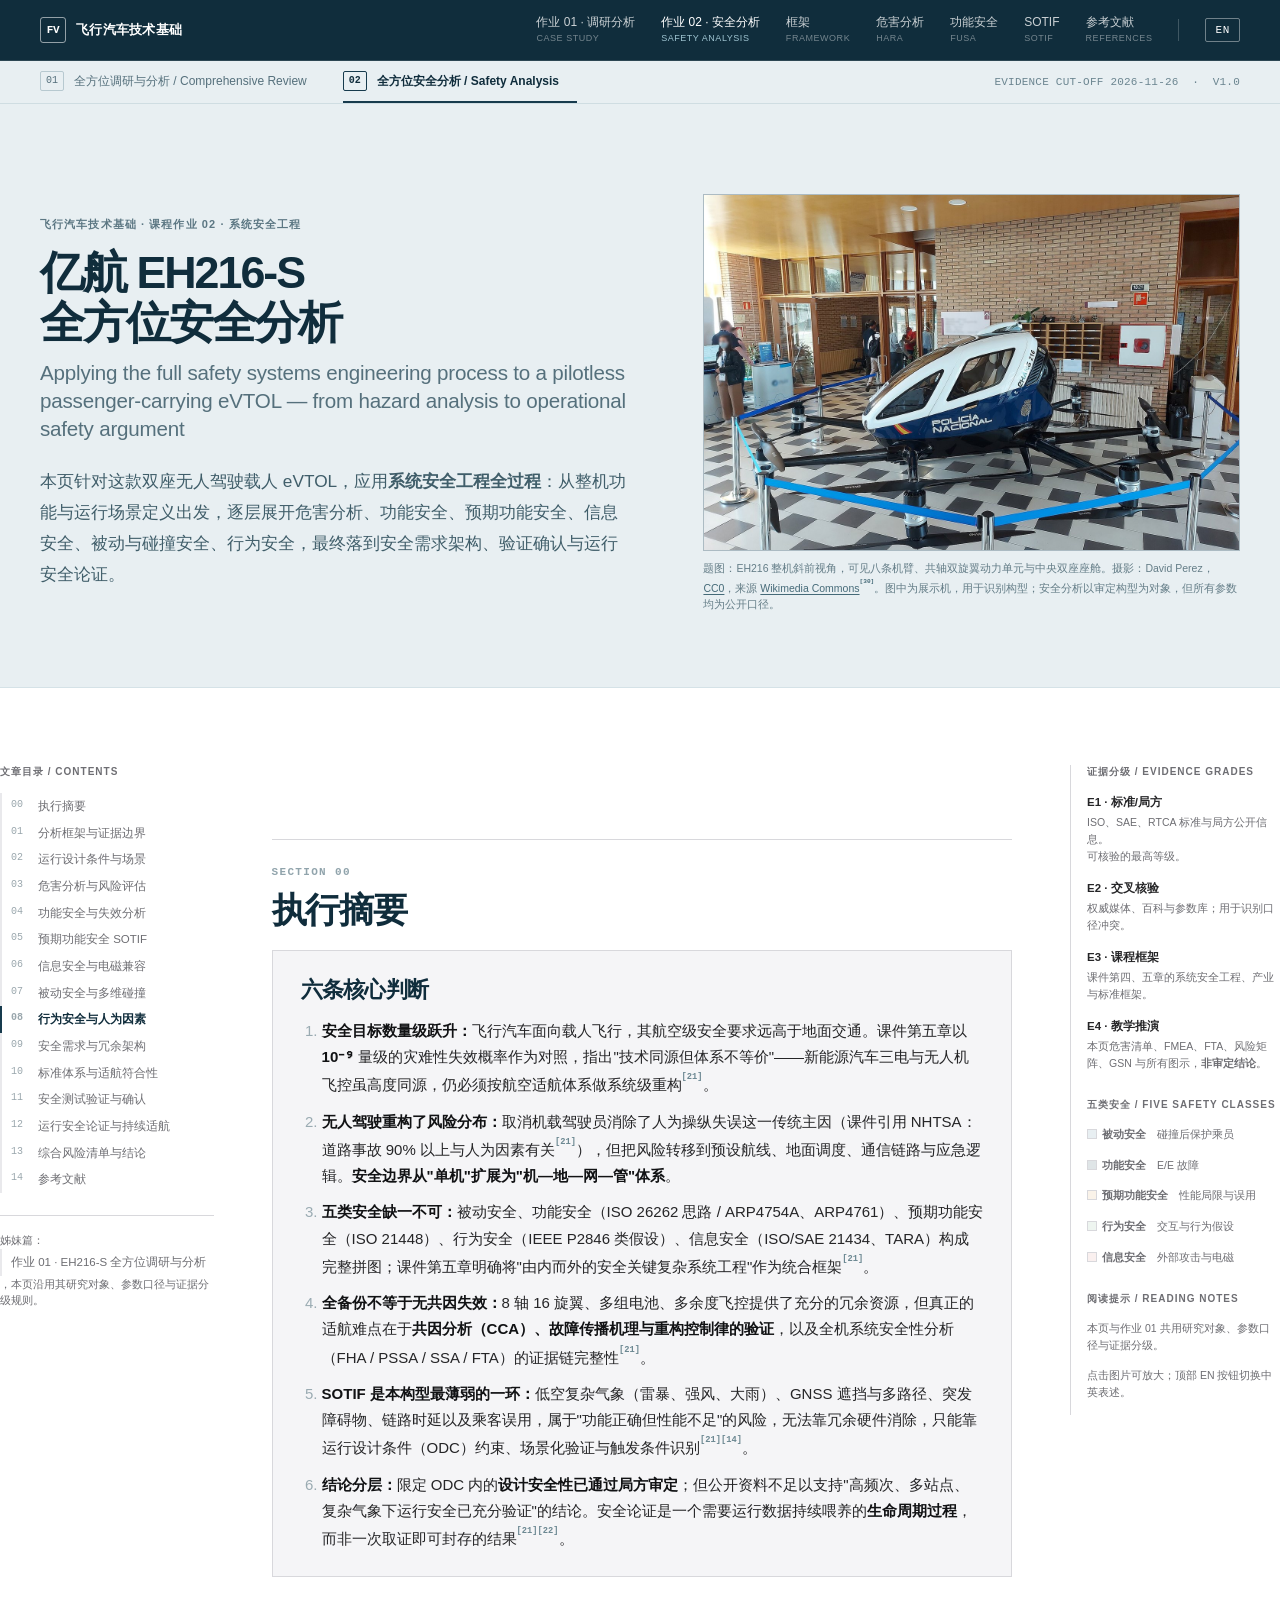
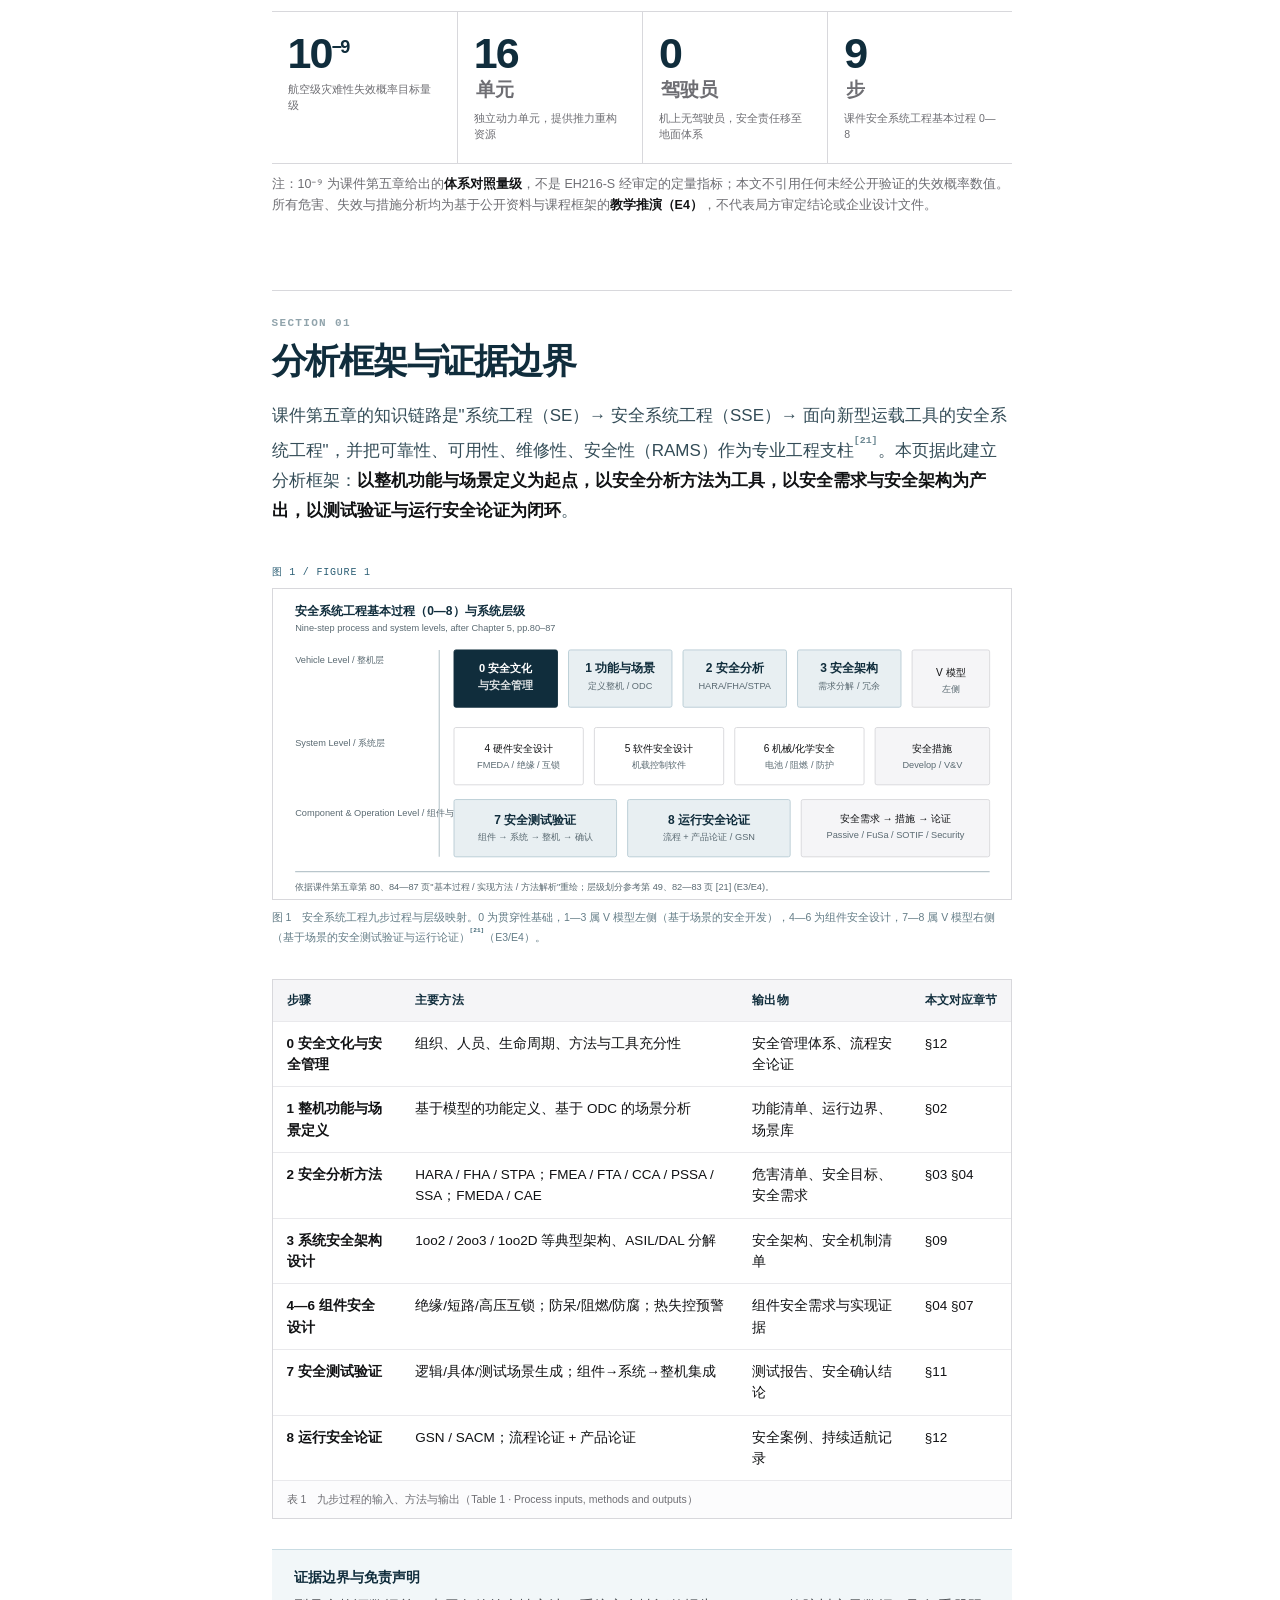
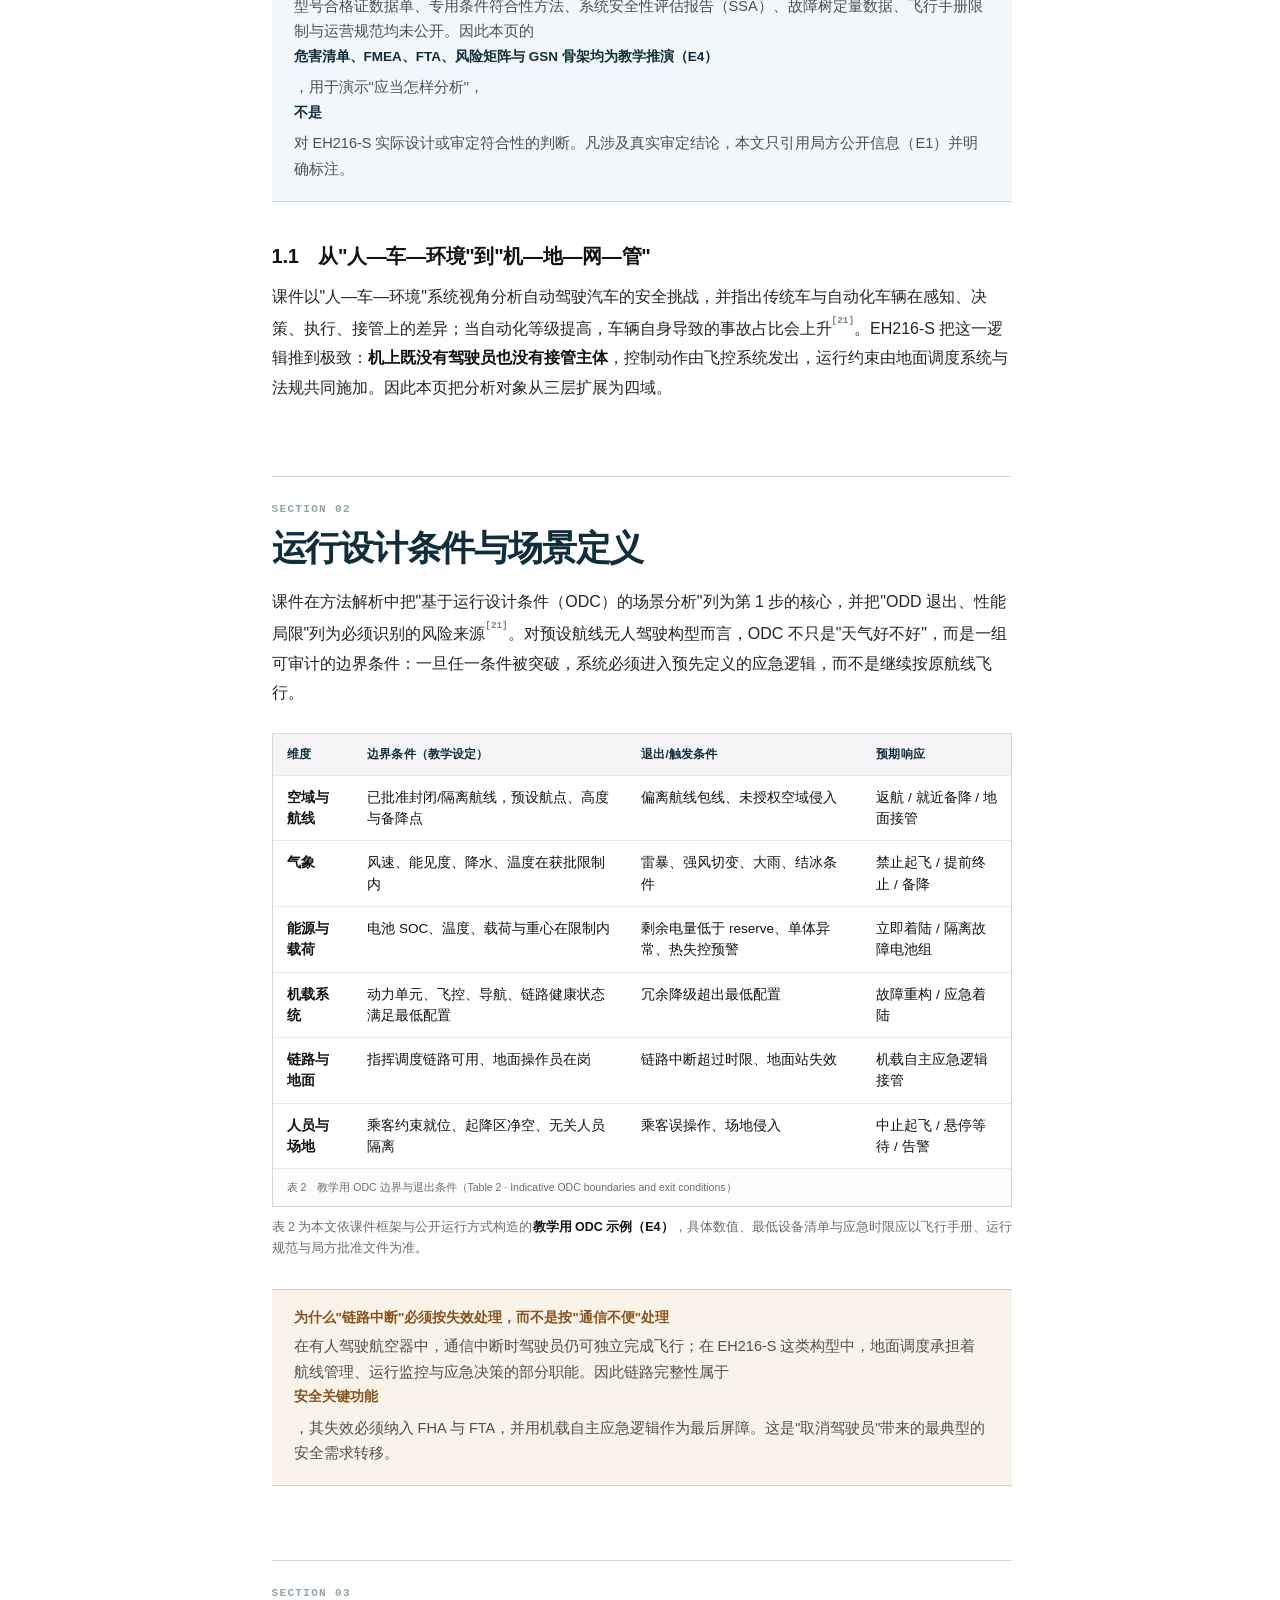
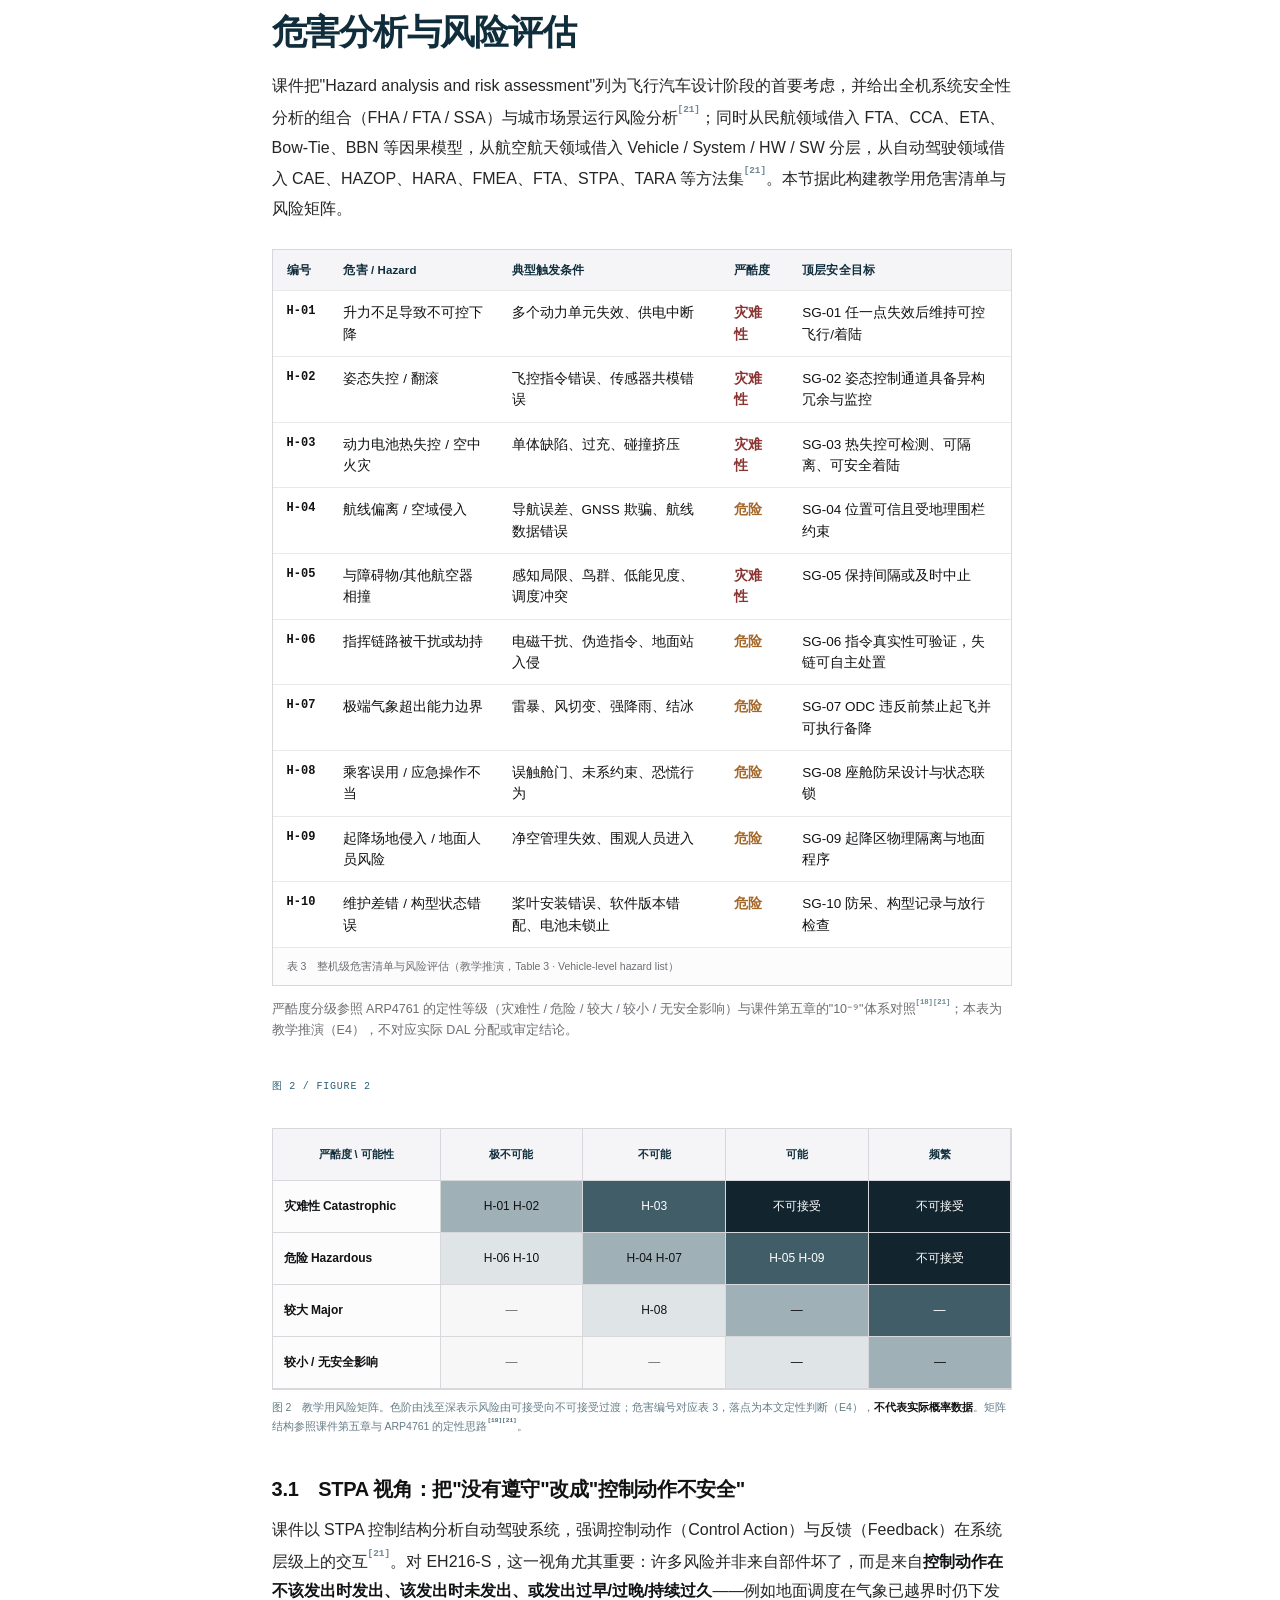
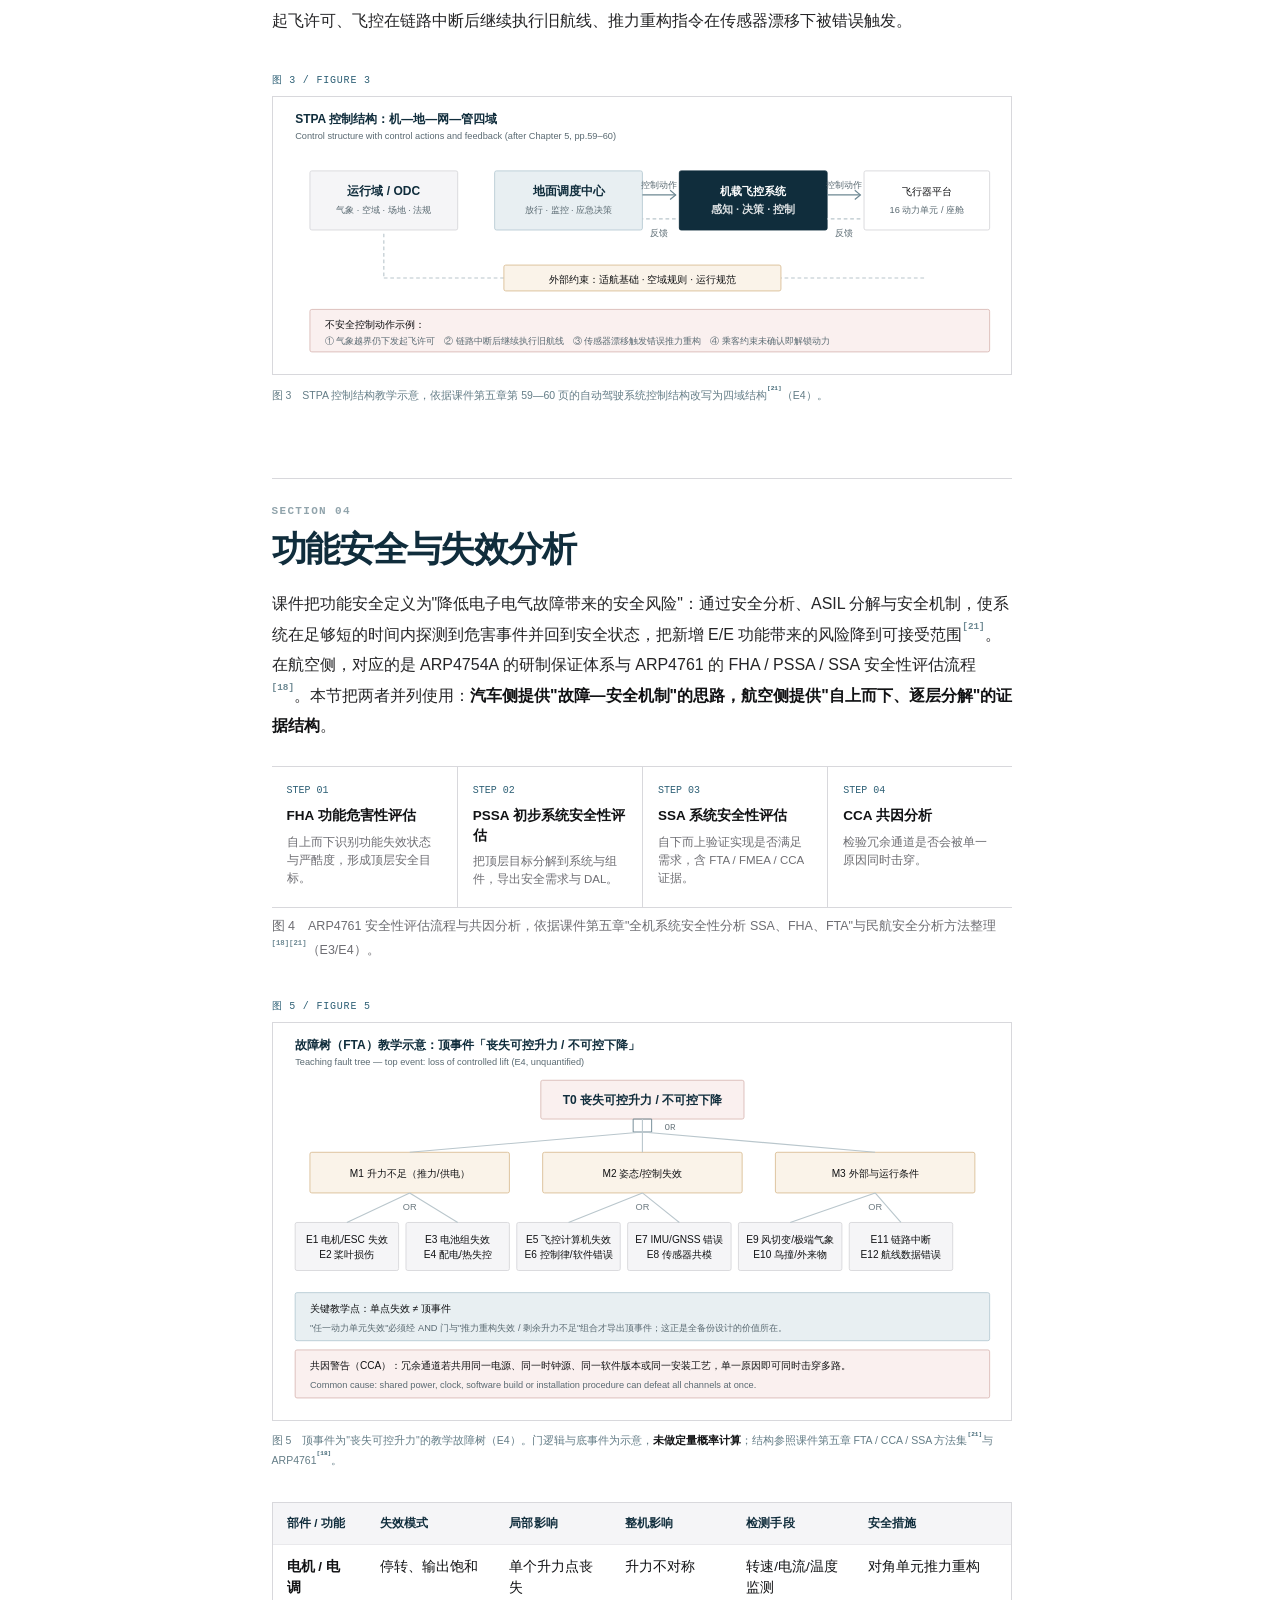
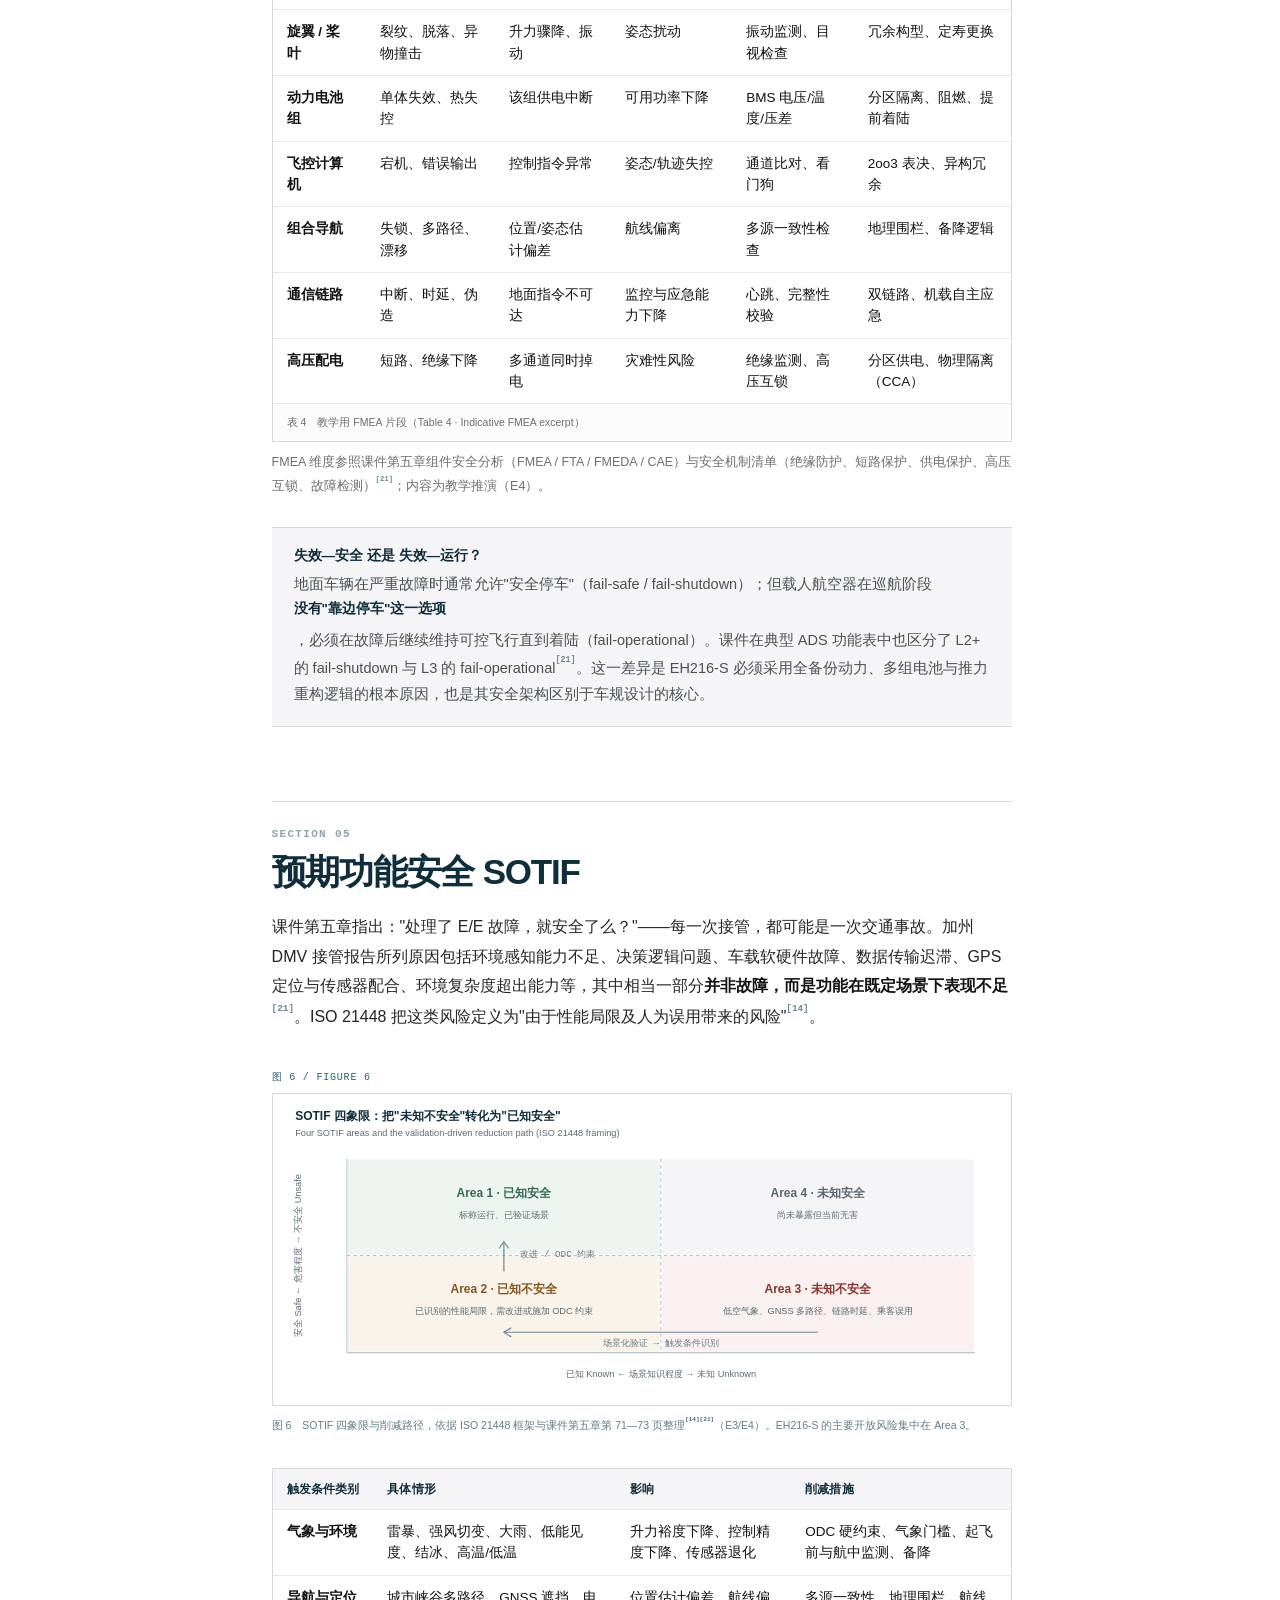
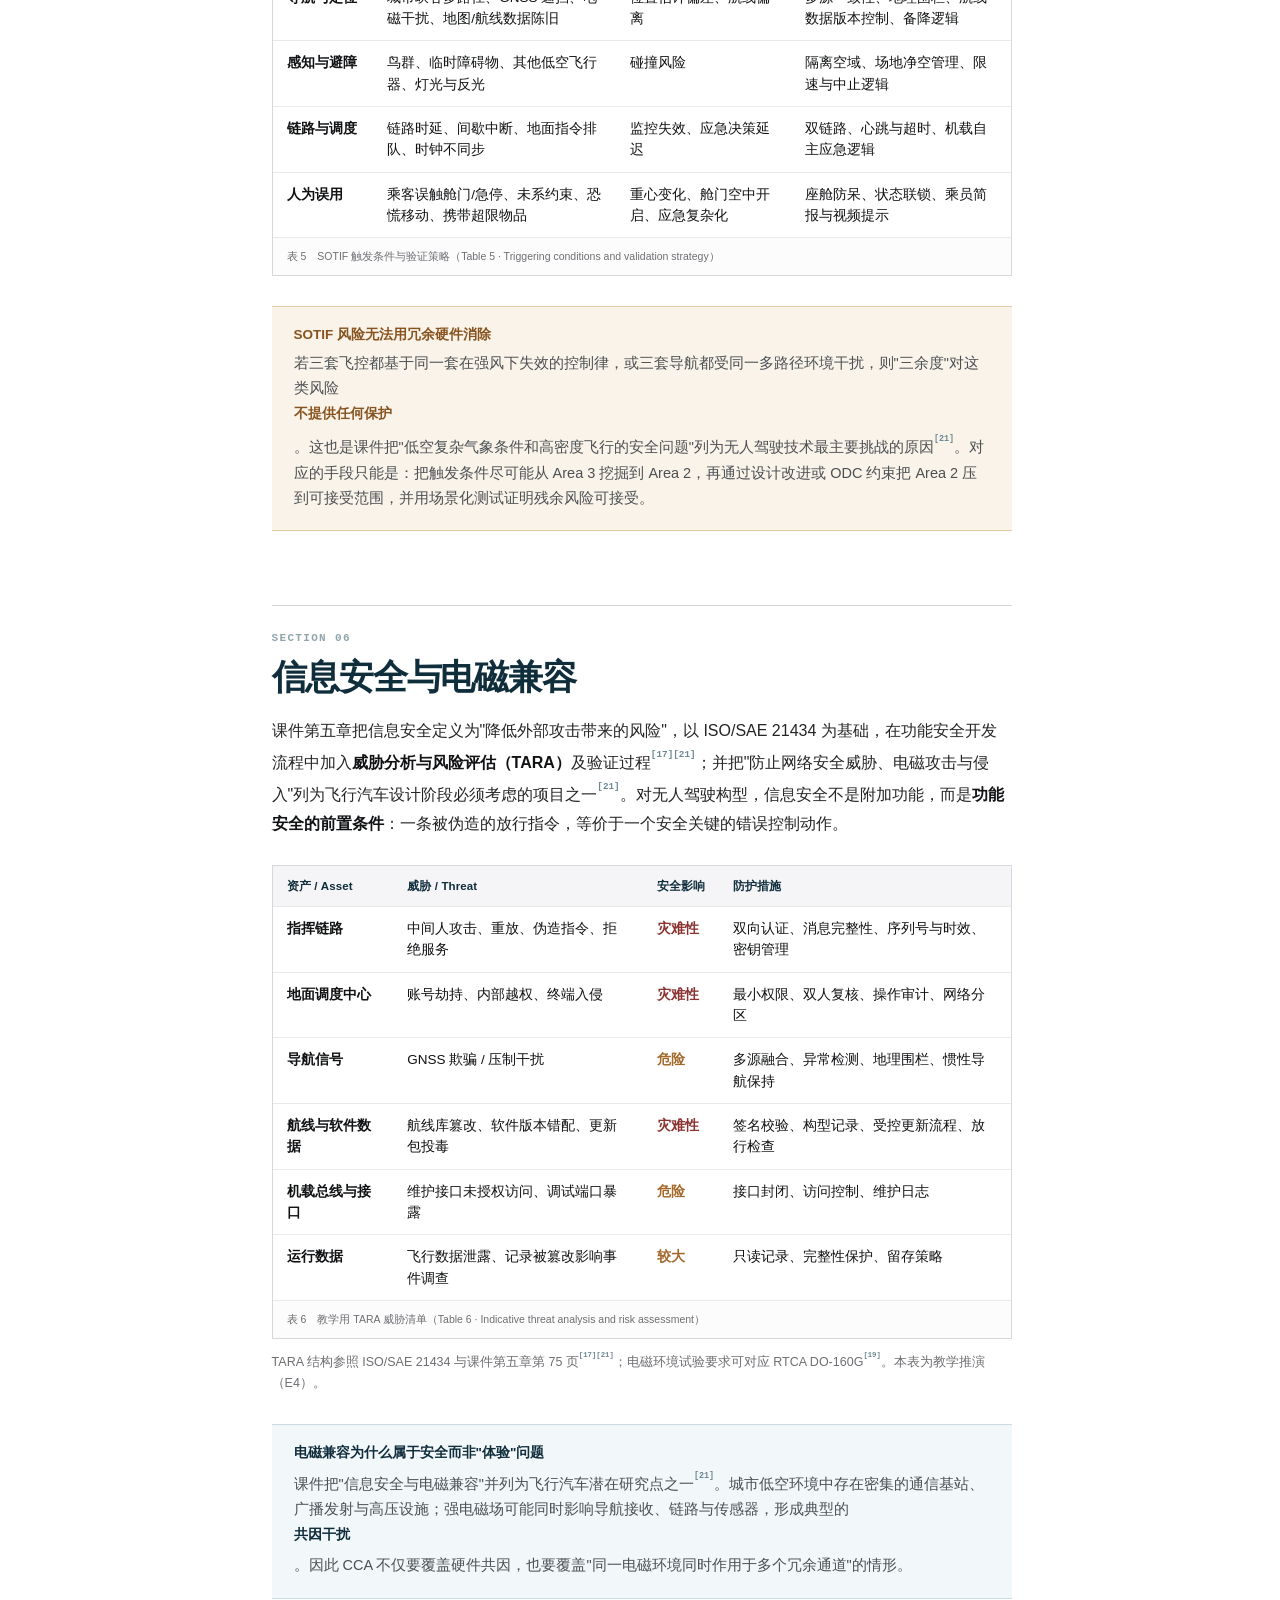
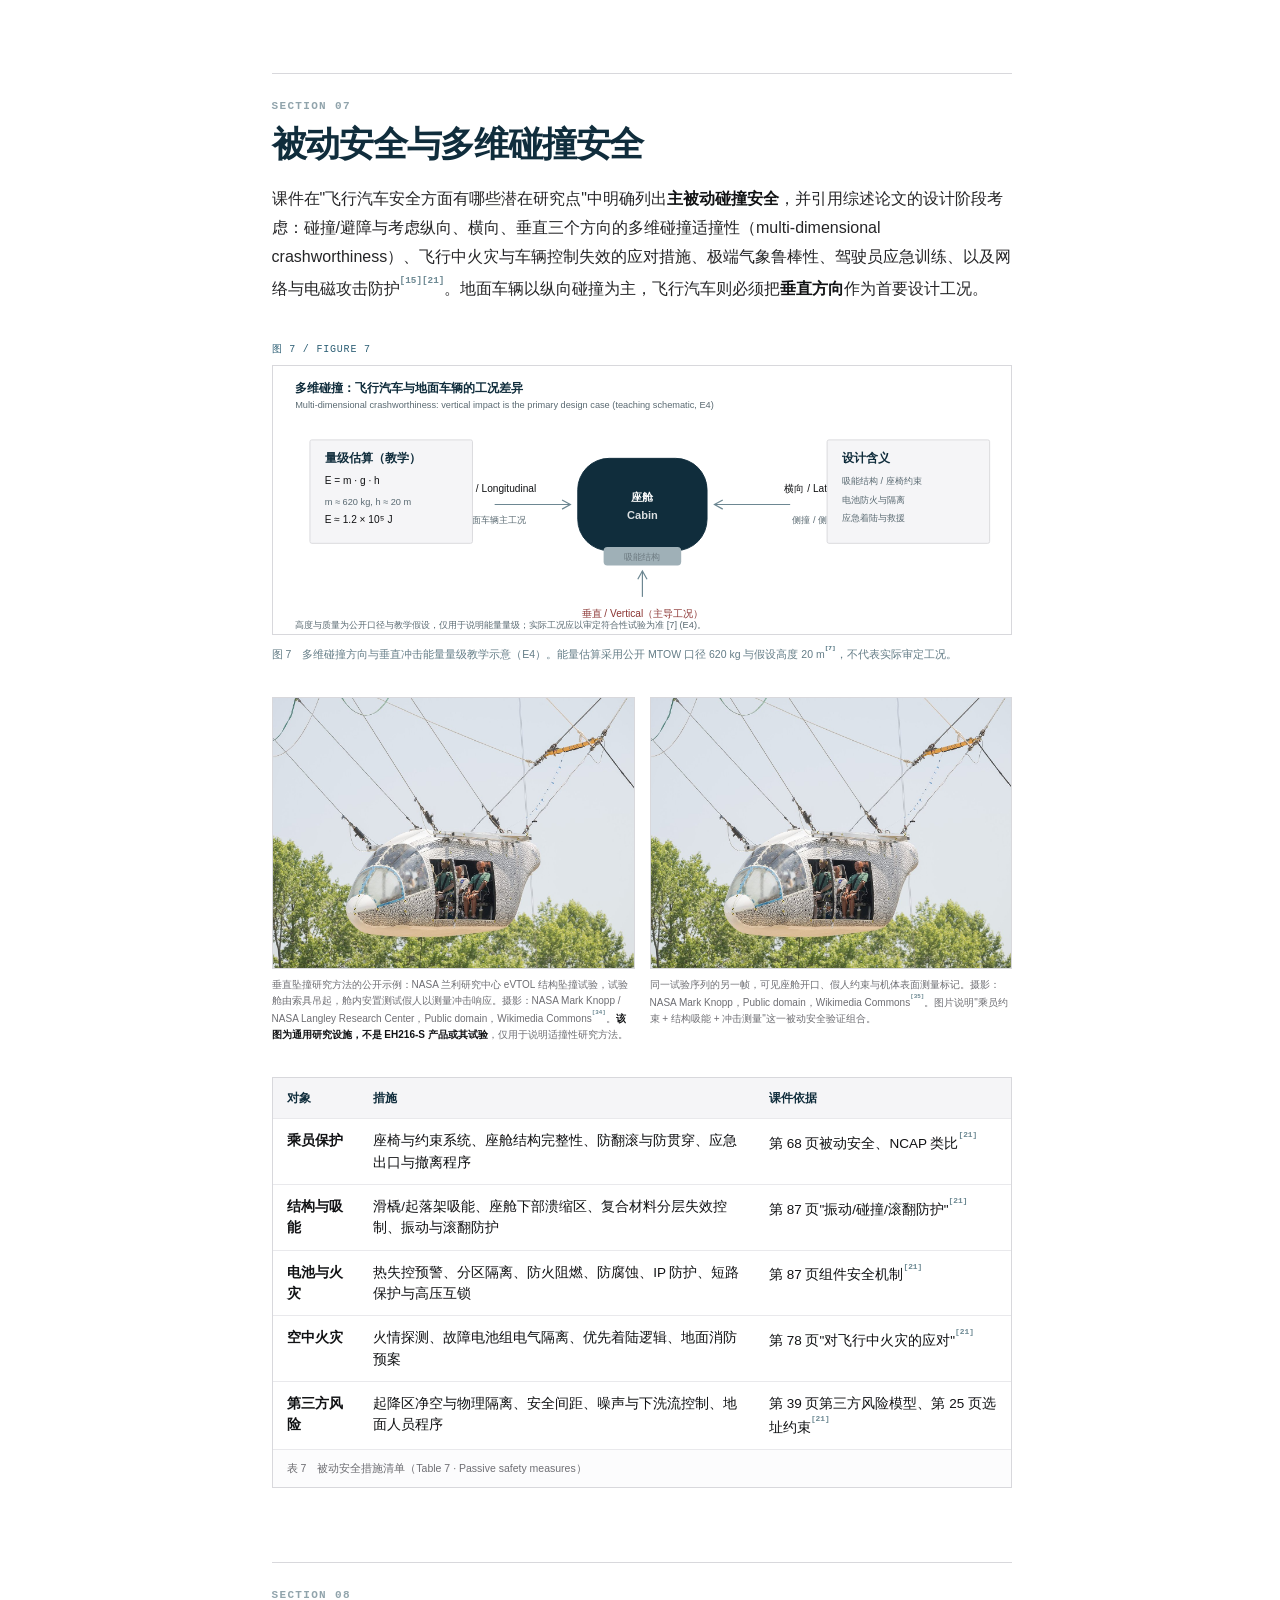
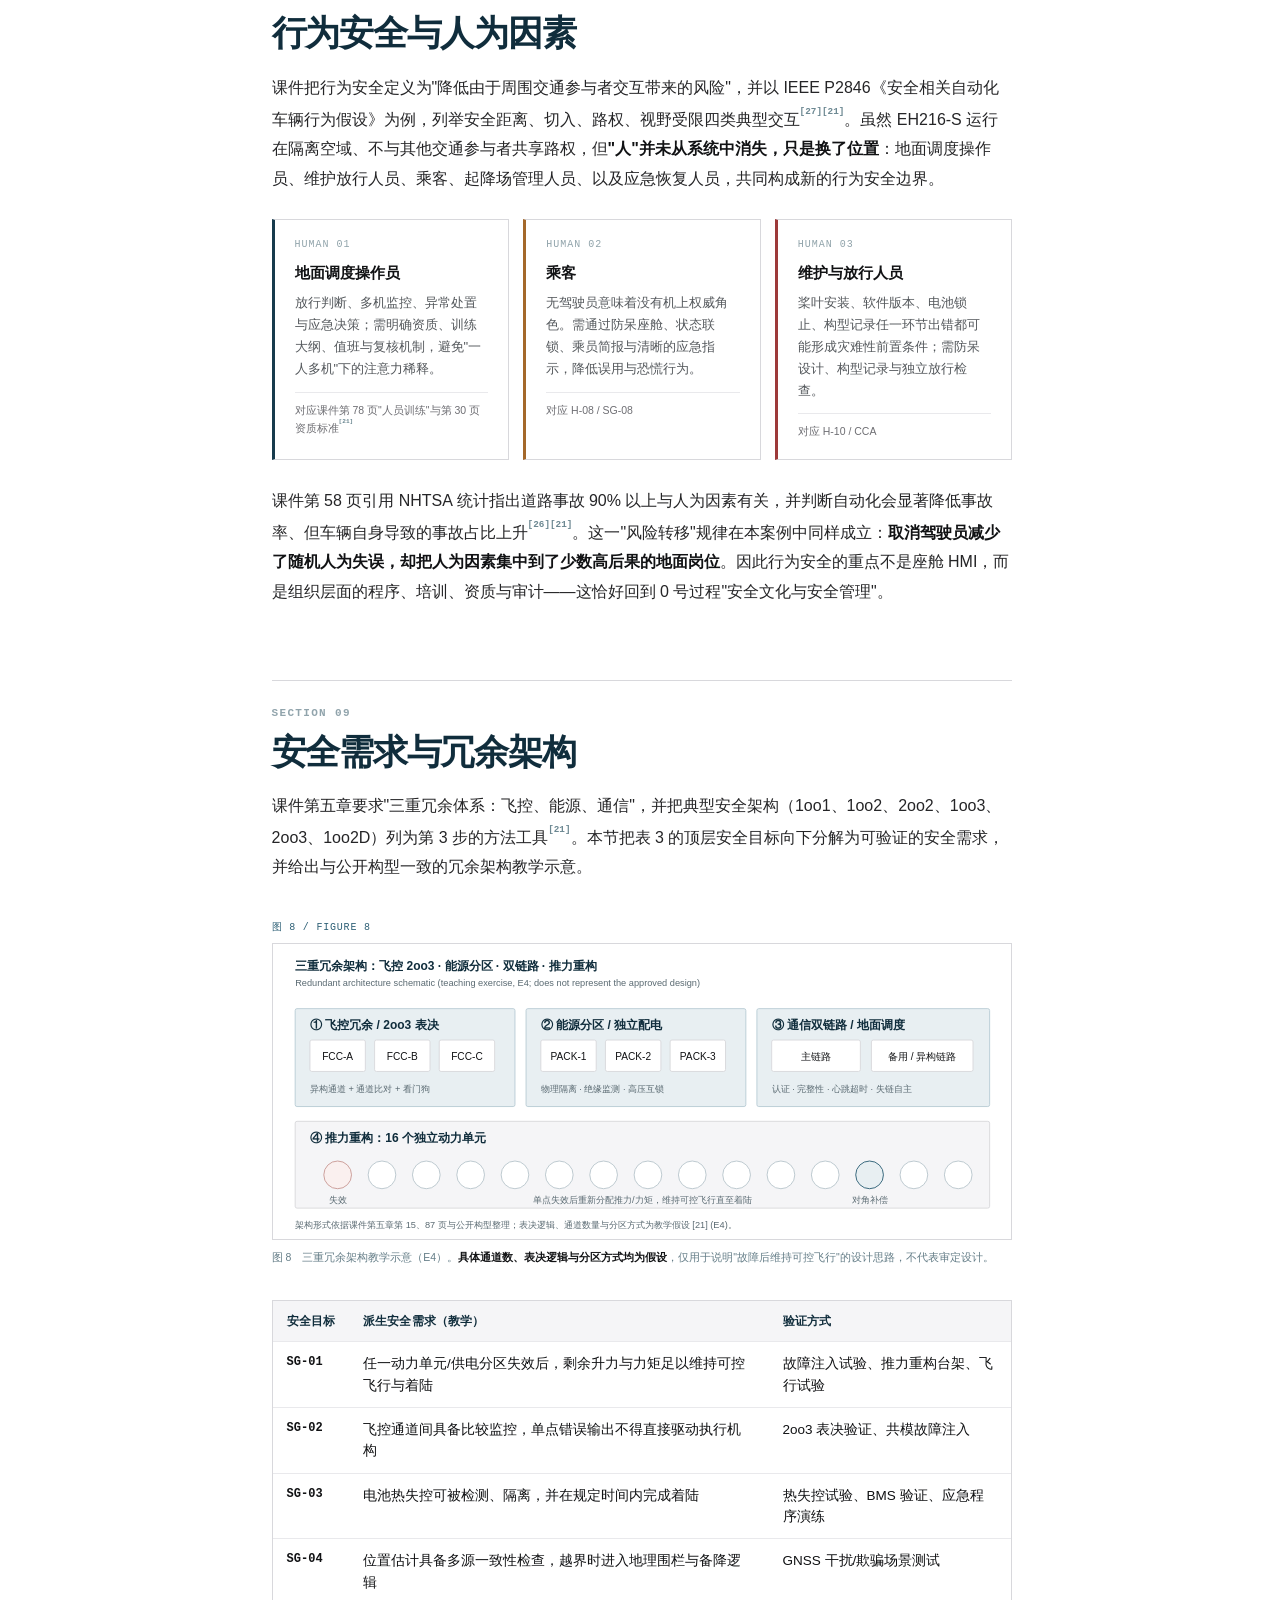
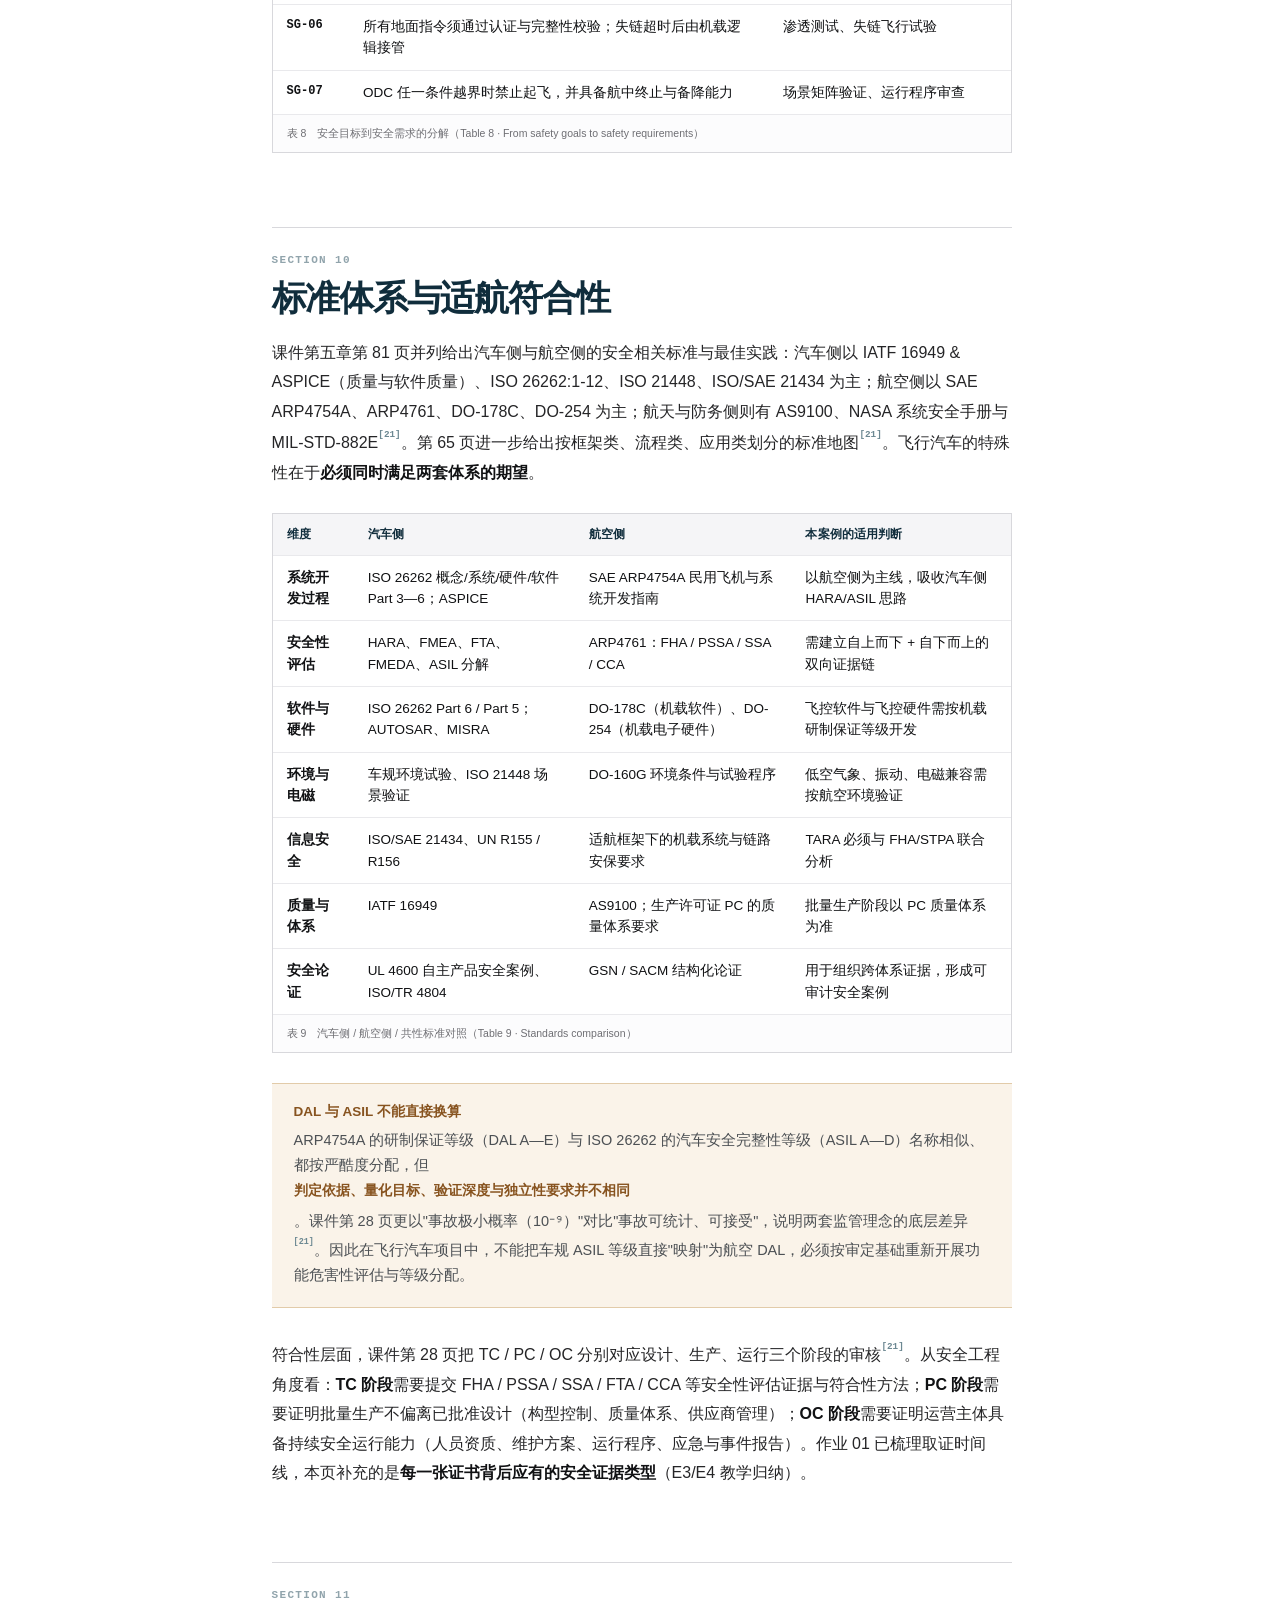
<file: safety.html>
<!DOCTYPE html>
<html lang="zh-CN">
<head>
<meta charset="UTF-8">
<meta name="viewport" content="width=device-width, initial-scale=1.0">
<title>亿航 EH216-S 全方位安全分析 | 飞行汽车技术基础 · 课程作业 02</title>
<meta name="description" content="结合系统安全工程的各个方面，对亿航 EH216-S 无人驾驶载人 eVTOL 进行功能安全、预期功能安全、信息安全、被动安全、行为安全与运行安全论证的全方位深度安全分析。">
<link rel="stylesheet" href="assets/style.css">
<link rel="icon" href="data:image/svg+xml,%3Csvg xmlns='http://www.w3.org/2000/svg' viewBox='0 0 32 32'%3E%3Crect width='32' height='32' fill='%23102d3c'/%3E%3Ctext x='16' y='21' font-size='13' fill='white' text-anchor='middle' font-family='monospace'%3EFV%3C/text%3E%3C/svg%3E">
</head>
<body>
<div class="progress"></div>

<nav class="lab-nav">
  <div class="lab-nav-inner">
    <a class="lab-nav-logo" href="index.html"><span class="mark">FV</span><span>飞行汽车技术基础</span></a>
    <button class="lab-nav-toggle" onclick="toggleNav()" aria-label="打开导航"><span></span><span></span><span></span></button>
    <ul class="lab-nav-links">
      <li><a href="index.html"><span>作业 01 · 调研分析</span><span class="en-sub">Case Study</span></a></li>
      <li><a href="safety.html" class="active"><span>作业 02 · 安全分析</span><span class="en-sub">Safety Analysis</span></a></li>
      <li><a href="#framework"><span>框架</span><span class="en-sub">Framework</span></a></li>
      <li><a href="#hara"><span>危害分析</span><span class="en-sub">HARA</span></a></li>
      <li><a href="#fusa"><span>功能安全</span><span class="en-sub">FuSa</span></a></li>
      <li><a href="#sotif"><span>SOTIF</span><span class="en-sub">SOTIF</span></a></li>
      <li><a href="#references"><span>参考文献</span><span class="en-sub">References</span></a></li>
      <li class="nav-sep"></li>
      <li><button class="lang-btn" id="langBtn" onclick="toggleLang()">EN</button></li>
    </ul>
  </div>
</nav>

<div class="switcher">
  <div class="switcher-inner">
    <a class="switcher-tab" href="index.html"><span class="num">01</span><span>全方位调研与分析 / Comprehensive Review</span></a>
    <a class="switcher-tab current" href="safety.html"><span class="num">02</span><span>全方位安全分析 / Safety Analysis</span></a>
    <span class="switcher-meta">EVIDENCE CUT-OFF 2026-11-26 &nbsp;·&nbsp; V1.0</span>
  </div>
</div>

<header class="hero">
  <div class="container hero-grid">
    <div>
      <p class="kicker"><span class="cn">飞行汽车技术基础 · 课程作业 02 · 系统安全工程</span><span class="en">Fundamentals of Flying Vehicle Technology · Coursework 02 · Safety Systems Engineering</span></p>
      <h1>
        <span class="cn">亿航 EH216-S<br>全方位安全分析</span>
        <span class="en">EHang EH216-S<br>Comprehensive Safety Analysis</span>
        <span class="sub-en">Applying the full safety systems engineering process to a pilotless passenger-carrying eVTOL — from hazard analysis to operational safety argument</span>
      </h1>
      <p class="deck cn">本页针对这款双座无人驾驶载人 eVTOL，应用<strong>系统安全工程全过程</strong>：从整机功能与运行场景定义出发，逐层展开危害分析、功能安全、预期功能安全、信息安全、被动与碰撞安全、行为安全，最终落到安全需求架构、验证确认与运行安全论证。</p>
      <p class="deck en">This page applies the full safety systems engineering process to the two-seat pilotless passenger-carrying eVTOL: from vehicle functions and operational scenario definition, through hazard analysis, functional safety, SOTIF, cybersecurity, crashworthiness and behavioural safety, to the safety requirements architecture, verification and validation, and the operational safety case.</p>
    </div>
    <figure class="hero-figure">
      <img src="assets/img/eh216-general.jpg" alt="EH216 整机斜前视角，可见八轴十六旋翼与中央双座座舱">
      <figcaption>
        <span class="cn">题图：EH216 整机斜前视角，可见八条机臂、共轴双旋翼动力单元与中央双座座舱。摄影：David Perez，<a href="https://creativecommons.org/publicdomain/zero/1.0/" target="_blank" rel="noopener">CC0</a>，来源 <a href="https://commons.wikimedia.org/wiki/File:EHang_216_8_vista_general_by-dpc.jpg" target="_blank" rel="noopener">Wikimedia Commons</a><sup><a class="cite" href="#r30">[30]</a></sup>。图中为展示机，用于识别构型；安全分析以审定构型为对象，但所有参数均为公开口径。</span>
        <span class="en">Hero image: EH216 overall view showing eight arms, coaxial rotor units and the two-seat cabin. Photo: David Perez, CC0, Wikimedia Commons [30]. Display aircraft shown for configuration identification only.</span>
      </figcaption>
    </figure>
  </div>
</header>

<div class="container shell">

  <nav class="toc" aria-label="文章目录">
    <p class="toc-title"><span class="cn">文章目录 / Contents</span><span class="en">Contents</span></p>
    <ol>
      <li><a href="#summary"><span class="tn">00</span><span class="cn">执行摘要</span><span class="en">Executive summary</span></a></li>
      <li><a href="#framework"><span class="tn">01</span><span class="cn">分析框架与证据边界</span><span class="en">Framework</span></a></li>
      <li><a href="#odc"><span class="tn">02</span><span class="cn">运行设计条件与场景</span><span class="en">Operational design conditions</span></a></li>
      <li><a href="#hara"><span class="tn">03</span><span class="cn">危害分析与风险评估</span><span class="en">Hazard analysis</span></a></li>
      <li><a href="#fusa"><span class="tn">04</span><span class="cn">功能安全与失效分析</span><span class="en">Functional safety</span></a></li>
      <li><a href="#sotif"><span class="tn">05</span><span class="cn">预期功能安全 SOTIF</span><span class="en">SOTIF</span></a></li>
      <li><a href="#security"><span class="tn">06</span><span class="cn">信息安全与电磁兼容</span><span class="en">Cybersecurity &amp; EMC</span></a></li>
      <li><a href="#passive"><span class="tn">07</span><span class="cn">被动安全与多维碰撞</span><span class="en">Crashworthiness</span></a></li>
      <li><a href="#behavior"><span class="tn">08</span><span class="cn">行为安全与人为因素</span><span class="en">Behavioural safety</span></a></li>
      <li><a href="#architecture"><span class="tn">09</span><span class="cn">安全需求与冗余架构</span><span class="en">Safety architecture</span></a></li>
      <li><a href="#standards"><span class="tn">10</span><span class="cn">标准体系与适航符合性</span><span class="en">Standards &amp; compliance</span></a></li>
      <li><a href="#validation"><span class="tn">11</span><span class="cn">安全测试验证与确认</span><span class="en">Verification &amp; validation</span></a></li>
      <li><a href="#assurance"><span class="tn">12</span><span class="cn">运行安全论证与持续适航</span><span class="en">Safety case</span></a></li>
      <li><a href="#conclusion"><span class="tn">13</span><span class="cn">综合风险清单与结论</span><span class="en">Risk register &amp; conclusion</span></a></li>
      <li><a href="#references"><span class="tn">14</span><span class="cn">参考文献</span><span class="en">References</span></a></li>
    </ol>
    <p class="toc-foot"><span class="cn">姊妹篇：<a href="index.html">作业 01 · EH216-S 全方位调研与分析</a>，本页沿用其研究对象、参数口径与证据分级规则。</span><span class="en">Companion paper: <a href="index.html">Coursework 01</a> — same subject, parameters and evidence grading.</span></p>
  </nav>

  <article class="article">

    <!-- ============ 00 执行摘要 ============ -->
    <section id="summary">
      <h2><span class="h2-num">SECTION 00</span><span class="cn">执行摘要</span><span class="en">Executive Summary</span></h2>

      <div class="executive">
        <h2><span class="cn">六条核心判断</span><span class="en">Six core judgements</span></h2>
        <ol>
          <li><span class="cn"><strong>安全目标数量级跃升：</strong>飞行汽车面向载人飞行，其航空级安全要求远高于地面交通。课件第五章以 <strong>10⁻⁹</strong> 量级的灾难性失效概率作为对照，指出"技术同源但体系不等价"——新能源汽车三电与无人机飞控虽高度同源，仍必须按航空适航体系做系统级重构<sup><a class="cite" href="#r21">[21]</a></sup>。</span><span class="en"><strong>Order-of-magnitude shift:</strong> passenger flight demands aviation-grade safety, with catastrophic failure probability on the order of 10⁻⁹. Automotive and UAV technologies are highly homologous but not equivalent; a system-level reconstruction against airworthiness requirements is mandatory [21].</span></li>
          <li><span class="cn"><strong>无人驾驶重构了风险分布：</strong>取消机载驾驶员消除了人为操纵失误这一传统主因（课件引用 NHTSA：道路事故 90% 以上与人为因素有关<sup><a class="cite" href="#r21">[21]</a></sup>），但把风险转移到预设航线、地面调度、通信链路与应急逻辑。<strong>安全边界从"单机"扩展为"机—地—网—管"体系</strong>。</span><span class="en"><strong>Pilotless operation redistributes risk:</strong> removing the on-board pilot eliminates human error (NHTSA: &gt;90% of road crashes involve human factors [21]) but transfers risk to pre-loaded routes, ground dispatch, data links and contingency logic. The safety boundary becomes a system of systems.</span></li>
          <li><span class="cn"><strong>五类安全缺一不可：</strong>被动安全、功能安全（ISO 26262 思路 / ARP4754A、ARP4761）、预期功能安全（ISO 21448）、行为安全（IEEE P2846 类假设）、信息安全（ISO/SAE 21434、TARA）构成完整拼图；课件第五章明确将"由内而外的安全关键复杂系统工程"作为统合框架<sup><a class="cite" href="#r21">[21]</a></sup>。</span><span class="en"><strong>Five safety classes are jointly necessary:</strong> passive, functional, SOTIF, behavioural and cybersecurity safety, unified under the "safety-critical complex systems engineering from the inside out" framing of Chapter 5 [21].</span></li>
          <li><span class="cn"><strong>全备份不等于无共因失效：</strong>8 轴 16 旋翼、多组电池、多余度飞控提供了充分的冗余资源，但真正的适航难点在于<strong>共因分析（CCA）、故障传播机理与重构控制律的验证</strong>，以及全机系统安全性分析（FHA / PSSA / SSA / FTA）的证据链完整性<sup><a class="cite" href="#r21">[21]</a></sup>。</span><span class="en"><strong>Redundancy is not immunity:</strong> sixteen rotors, multiple battery groups and redundant flight computers provide resources, but the certification challenge lies in common-cause analysis, failure propagation, reconfiguration control laws and a complete FHA/PSSA/SSA/FTA evidence chain [21].</span></li>
          <li><span class="cn"><strong>SOTIF 是本构型最薄弱的一环：</strong>低空复杂气象（雷暴、强风、大雨）、GNSS 遮挡与多路径、突发障碍物、链路时延以及乘客误用，属于"功能正确但性能不足"的风险，无法靠冗余硬件消除，只能靠运行设计条件（ODC）约束、场景化验证与触发条件识别<sup><a class="cite" href="#r21">[21]</a></sup><sup><a class="cite" href="#r14">[14]</a></sup>。</span><span class="en"><strong>SOTIF is the weakest link:</strong> low-altitude weather, GNSS occlusion, obstacles, link latency and passenger misuse are performance-limitation risks that redundancy cannot remove; they require ODC constraints, scenario-based validation and triggering-condition identification [21][14].</span></li>
          <li><span class="cn"><strong>结论分层：</strong>限定 ODC 内的<strong>设计安全性已通过局方审定</strong>；但公开资料不足以支持"高频次、多站点、复杂气象下运行安全已充分验证"的结论。安全论证是一个需要运行数据持续喂养的<strong>生命周期过程</strong>，而非一次取证即可封存的结果<sup><a class="cite" href="#r21">[21]</a></sup><sup><a class="cite" href="#r22">[22]</a></sup>。</span><span class="en"><strong>Layered conclusion:</strong> design safety within a limited ODC has been accepted by the regulator; public evidence does not support a claim of fully validated safety under high-frequency, multi-site, complex-weather operations. The safety case is a lifecycle process fed by operating data, not a one-off certification artefact [21][22].</span></li>
        </ol>
      </div>

      <div class="stat-band" aria-label="关键数字">
        <div><strong>10<sup style="font-size:.42em">−9</sup></strong><span><span class="cn">航空级灾难性失效概率目标量级</span><span class="en">Order of magnitude for catastrophic failure</span></span></div>
        <div><strong>16<span class="unit"> 单元</span></strong><span><span class="cn">独立动力单元，提供推力重构资源</span><span class="en">Independent propulsion units for thrust reallocation</span></span></div>
        <div><strong>0<span class="unit"> 驾驶员</span></strong><span><span class="cn">机上无驾驶员，安全责任移至地面体系</span><span class="en">No on-board pilot; responsibility shifts to ground systems</span></span></div>
        <div><strong>9<span class="unit"> 步</span></strong><span><span class="cn">课件安全系统工程基本过程 0—8</span><span class="en">Nine-step safety systems engineering process</span></span></div>
      </div>
      <p class="small"><span class="cn">注：10⁻⁹ 为课件第五章给出的<strong>体系对照量级</strong>，不是 EH216-S 经审定的定量指标；本文不引用任何未经公开验证的失效概率数值。所有危害、失效与措施分析均为基于公开资料与课程框架的<strong>教学推演（E4）</strong>，不代表局方审定结论或企业设计文件。</span><span class="en">Note: 10⁻⁹ is the system-level comparison figure from Chapter 5, not a certified figure for EH216-S. All analyses here are teaching exercises (E4) based on public information and course frameworks, not regulatory findings or manufacturer design documents.</span></p>
    </section>

    <!-- ============ 01 框架 ============ -->
    <h2 id="framework"><span class="h2-num">SECTION 01</span><span class="cn">分析框架与证据边界</span><span class="en">Analytical Framework and Evidence Boundary</span></h2>

    <p class="lead cn">课件第五章的知识链路是"系统工程（SE）→ 安全系统工程（SSE）→ 面向新型运载工具的安全系统工程"，并把可靠性、可用性、维修性、安全性（RAMS）作为专业工程支柱<sup><a class="cite" href="#r21">[21]</a></sup>。本页据此建立分析框架：<strong>以整机功能与场景定义为起点，以安全分析方法为工具，以安全需求与安全架构为产出，以测试验证与运行安全论证为闭环</strong>。</p>
    <p class="lead en">Chapter 5's chain runs from systems engineering to safety systems engineering to safety engineering for emerging vehicles, with RAMS as the professional discipline [21]. This page starts from vehicle-level function and scenario definition, applies safety analysis methods, derives safety requirements and architecture, and closes with verification and an operational safety argument.</p>

    <figure class="fig">
      <span class="fig-label"><span class="cn">图 1 / Figure 1</span><span class="en">Figure 1</span></span>
      <svg viewBox="0 0 800 336" role="img" aria-label="安全系统工程九步过程与三个层级">
        <rect width="800" height="336" fill="#fff"/>
        <text x="24" y="28" class="th">安全系统工程基本过程（0—8）与系统层级</text>
        <text x="24" y="46" class="tm">Nine-step process and system levels, after Chapter 5, pp.80–87</text>
        <!-- level bands -->
        <g class="tm">
          <text x="24" y="80">Vehicle Level / 整机层</text>
          <text x="24" y="170">System Level / 系统层</text>
          <text x="24" y="246">Component &amp; Operation Level / 组件与运行层</text>
        </g>
        <line x1="180" y1="66" x2="180" y2="290" class="line"/>
        <!-- process boxes -->
        <g>
          <rect x="196" y="66" width="112" height="62" rx="2" class="box-deep"/>
          <text x="252" y="90" class="tw" text-anchor="middle" font-size="11">0 安全文化</text>
          <text x="252" y="108" class="tw" text-anchor="middle" font-size="10" opacity="0.85">与安全管理</text>
          <rect x="320" y="66" width="112" height="62" rx="2" class="box-blue"/>
          <text x="376" y="90" class="th" text-anchor="middle" font-size="11">1 功能与场景</text>
          <text x="376" y="108" class="tm" text-anchor="middle">定义整机 / ODC</text>
          <rect x="444" y="66" width="112" height="62" rx="2" class="box-blue"/>
          <text x="500" y="90" class="th" text-anchor="middle" font-size="11">2 安全分析</text>
          <text x="500" y="108" class="tm" text-anchor="middle">HARA/FHA/STPA</text>
          <rect x="568" y="66" width="112" height="62" rx="2" class="box-blue"/>
          <text x="624" y="90" class="th" text-anchor="middle" font-size="11">3 安全架构</text>
          <text x="624" y="108" class="tm" text-anchor="middle">需求分解 / 冗余</text>
          <rect x="692" y="66" width="84" height="62" rx="2" class="box-soft"/>
          <text x="734" y="94" class="ts" text-anchor="middle">V 模型</text>
          <text x="734" y="112" class="tm" text-anchor="middle">左侧</text>
        </g>
        <g>
          <rect x="196" y="150" width="140" height="62" rx="2" class="box"/>
          <text x="266" y="176" class="ts" text-anchor="middle">4 硬件安全设计</text>
          <text x="266" y="194" class="tm" text-anchor="middle">FMEDA / 绝缘 / 互锁</text>
          <rect x="348" y="150" width="140" height="62" rx="2" class="box"/>
          <text x="418" y="176" class="ts" text-anchor="middle">5 软件安全设计</text>
          <text x="418" y="194" class="tm" text-anchor="middle">机载控制软件</text>
          <rect x="500" y="150" width="140" height="62" rx="2" class="box"/>
          <text x="570" y="176" class="ts" text-anchor="middle">6 机械/化学安全</text>
          <text x="570" y="194" class="tm" text-anchor="middle">电池 / 阻燃 / 防护</text>
          <rect x="652" y="150" width="124" height="62" rx="2" class="box-soft"/>
          <text x="714" y="176" class="ts" text-anchor="middle">安全措施</text>
          <text x="714" y="194" class="tm" text-anchor="middle">Develop / V&amp;V</text>
        </g>
        <g>
          <rect x="196" y="228" width="176" height="62" rx="2" class="box-blue"/>
          <text x="284" y="254" class="th" text-anchor="middle" font-size="11">7 安全测试验证</text>
          <text x="284" y="272" class="tm" text-anchor="middle">组件 → 系统 → 整机 → 确认</text>
          <rect x="384" y="228" width="176" height="62" rx="2" class="box-blue"/>
          <text x="472" y="254" class="th" text-anchor="middle" font-size="11">8 运行安全论证</text>
          <text x="472" y="272" class="tm" text-anchor="middle">流程 + 产品论证 / GSN</text>
          <rect x="572" y="228" width="204" height="62" rx="2" class="box-soft"/>
          <text x="674" y="252" class="ts" text-anchor="middle">安全需求 → 措施 → 论证</text>
          <text x="674" y="270" class="tm" text-anchor="middle">Passive / FuSa / SOTIF / Security</text>
        </g>
        <line x1="24" y1="306" x2="776" y2="306" class="line"/>
        <text x="24" y="326" class="tm">依据课件第五章第 80、84—87 页"基本过程 / 实现方法 / 方法解析"重绘；层级划分参考第 49、82—83 页 [21] (E3/E4)。</text>
      </svg>
      <figcaption><span class="cn">图 1　安全系统工程九步过程与层级映射。0 为贯穿性基础，1—3 属 V 模型左侧（基于场景的安全开发），4—6 为组件安全设计，7—8 属 V 模型右侧（基于场景的安全测试验证与运行论证）<sup><a class="cite" href="#r21">[21]</a></sup>（E3/E4）。</span><span class="en">Figure 1 · Nine-step process and level mapping, redrawn from Chapter 5, pp.80, 84–87 [21]. Steps 1–3 form the left side of the V-model; 7–8 the right side.</span></figcaption>
    </figure>

    <div class="table-wrap">
      <table class="data-table">
        <caption><span class="cn">表 1　九步过程的输入、方法与输出（Table 1 · Process inputs, methods and outputs）</span><span class="en">Table 1 · Process inputs, methods and outputs</span></caption>
        <thead><tr><th><span class="cn">步骤</span><span class="en">Step</span></th><th><span class="cn">主要方法</span><span class="en">Methods</span></th><th><span class="cn">输出物</span><span class="en">Output</span></th><th><span class="cn">本文对应章节</span><span class="en">Section</span></th></tr></thead>
        <tbody>
          <tr><td><span class="cn">0 安全文化与安全管理</span><span class="en">0 Safety culture &amp; management</span></td><td><span class="cn">组织、人员、生命周期、方法与工具充分性</span><span class="en">Organisation, personnel, lifecycle, tool adequacy</span></td><td><span class="cn">安全管理体系、流程安全论证</span><span class="en">SMS, process safety argument</span></td><td>§12</td></tr>
          <tr><td><span class="cn">1 整机功能与场景定义</span><span class="en">1 Function &amp; scenario</span></td><td><span class="cn">基于模型的功能定义、基于 ODC 的场景分析</span><span class="en">Model-based function definition, ODC analysis</span></td><td><span class="cn">功能清单、运行边界、场景库</span><span class="en">Function list, ODC, scenario catalogue</span></td><td>§02</td></tr>
          <tr><td><span class="cn">2 安全分析方法</span><span class="en">2 Safety analysis</span></td><td><span class="cn">HARA / FHA / STPA；FMEA / FTA / CCA / PSSA / SSA；FMEDA / CAE</span><span class="en">HARA/FHA/STPA; FMEA/FTA/CCA/PSSA/SSA; FMEDA/CAE</span></td><td><span class="cn">危害清单、安全目标、安全需求</span><span class="en">Hazard list, safety goals, requirements</span></td><td>§03 §04</td></tr>
          <tr><td><span class="cn">3 系统安全架构设计</span><span class="en">3 Safety architecture</span></td><td><span class="cn">1oo2 / 2oo3 / 1oo2D 等典型架构、ASIL/DAL 分解</span><span class="en">Redundant architectures, ASIL/DAL allocation</span></td><td><span class="cn">安全架构、安全机制清单</span><span class="en">Architecture, safety mechanism list</span></td><td>§09</td></tr>
          <tr><td><span class="cn">4—6 组件安全设计</span><span class="en">4–6 Component design</span></td><td><span class="cn">绝缘/短路/高压互锁；防呆/阻燃/防腐；热失控预警</span><span class="en">Insulation, interlocks, flame retardance, thermal runaway warning</span></td><td><span class="cn">组件安全需求与实现证据</span><span class="en">Component requirements and evidence</span></td><td>§04 §07</td></tr>
          <tr><td><span class="cn">7 安全测试验证</span><span class="en">7 V&amp;V</span></td><td><span class="cn">逻辑/具体/测试场景生成；组件→系统→整机集成</span><span class="en">Scenario generation; component → system → aircraft tests</span></td><td><span class="cn">测试报告、安全确认结论</span><span class="en">Test reports, safety confirmation</span></td><td>§11</td></tr>
          <tr><td><span class="cn">8 运行安全论证</span><span class="en">8 Safety argument</span></td><td><span class="cn">GSN / SACM；流程论证 + 产品论证</span><span class="en">GSN/SACM; process and product arguments</span></td><td><span class="cn">安全案例、持续适航记录</span><span class="en">Safety case, continued airworthiness</span></td><td>§12</td></tr>
        </tbody>
      </table>
    </div>

    <div class="callout note">
      <strong><span class="cn">证据边界与免责声明</span><span class="en">Evidence boundary and disclaimer</span></strong>
      <p class="cn">型号合格证数据单、专用条件符合性方法、系统安全性评估报告（SSA）、故障树定量数据、飞行手册限制与运营规范均未公开。因此本页的<strong>危害清单、FMEA、FTA、风险矩阵与 GSN 骨架均为教学推演（E4）</strong>，用于演示"应当怎样分析"，<strong>不是</strong>对 EH216-S 实际设计或审定符合性的判断。凡涉及真实审定结论，本文只引用局方公开信息（E1）并明确标注。</p>
      <p class="en">Approved data sheets, compliance methods, system safety assessments, quantified fault trees and flight-manual limitations are not public. All hazard lists, FMEA, FTA, risk matrices and GSN structures here are teaching exercises (E4) demonstrating how the analysis should be performed — not findings about the actual design or certification of EH216-S.</p>
    </div>

    <h3><span class="cn">1.1　从"人—车—环境"到"机—地—网—管"</span><span class="en">1.1 From human–vehicle–environment to aircraft–ground–network–regulator</span></h3>
    <p class="cn">课件以"人—车—环境"系统视角分析自动驾驶汽车的安全挑战，并指出传统车与自动化车辆在感知、决策、执行、接管上的差异；当自动化等级提高，车辆自身导致的事故占比会上升<sup><a class="cite" href="#r21">[21]</a></sup>。EH216-S 把这一逻辑推到极致：<strong>机上既没有驾驶员也没有接管主体</strong>，控制动作由飞控系统发出，运行约束由地面调度系统与法规共同施加。因此本页把分析对象从三层扩展为四域。</p>
    <p class="en">Chapter 5 analyses automated driving through the human–vehicle–environment lens and notes that automation shifts accident causation toward the vehicle itself [21]. EH216-S removes both the pilot and any takeover agent: control actions come from the flight-control system while constraints are imposed by ground dispatch and regulation. Four domains are therefore analysed.</p>

    <!-- ============ 02 ODC ============ -->
    <h2 id="odc"><span class="h2-num">SECTION 02</span><span class="cn">运行设计条件与场景定义</span><span class="en">Operational Design Conditions and Scenario Definition</span></h2>

    <p class="cn">课件在方法解析中把"基于运行设计条件（ODC）的场景分析"列为第 1 步的核心，并把"ODD 退出、性能局限"列为必须识别的风险来源<sup><a class="cite" href="#r21">[21]</a></sup>。对预设航线无人驾驶构型而言，ODC 不只是"天气好不好"，而是一组可审计的边界条件：一旦任一条件被突破，系统必须进入预先定义的应急逻辑，而不是继续按原航线飞行。</p>
    <p class="en">Chapter 5 places ODC-based scenario analysis at the core of step 1 and identifies ODD exit and performance limitations as risk sources [21]. For a pilotless pre-programmed aircraft, the ODC is a set of auditable boundary conditions: breaching any one must trigger predefined contingency logic rather than continued route-following.</p>

    <div class="table-wrap">
      <table class="data-table">
        <caption><span class="cn">表 2　教学用 ODC 边界与退出条件（Table 2 · Indicative ODC boundaries and exit conditions）</span><span class="en">Table 2 · Indicative ODC boundaries and exit conditions</span></caption>
        <thead><tr><th><span class="cn">维度</span><span class="en">Dimension</span></th><th><span class="cn">边界条件（教学设定）</span><span class="en">Boundary (teaching assumption)</span></th><th><span class="cn">退出/触发条件</span><span class="en">Exit / trigger</span></th><th><span class="cn">预期响应</span><span class="en">Expected response</span></th></tr></thead>
        <tbody>
          <tr><td><span class="cn">空域与航线</span><span class="en">Airspace / route</span></td><td><span class="cn">已批准封闭/隔离航线，预设航点、高度与备降点</span><span class="en">Approved isolated route, pre-loaded waypoints and alternates</span></td><td><span class="cn">偏离航线包线、未授权空域侵入</span><span class="en">Route envelope deviation, unauthorised airspace entry</span></td><td><span class="cn">返航 / 就近备降 / 地面接管</span><span class="en">Return, divert, ground takeover</span></td></tr>
          <tr><td><span class="cn">气象</span><span class="en">Weather</span></td><td><span class="cn">风速、能见度、降水、温度在获批限制内</span><span class="en">Wind, visibility, precipitation and temperature within approved limits</span></td><td><span class="cn">雷暴、强风切变、大雨、结冰条件</span><span class="en">Thunderstorm, wind shear, heavy rain, icing</span></td><td><span class="cn">禁止起飞 / 提前终止 / 备降</span><span class="en">No dispatch, abort, divert</span></td></tr>
          <tr><td><span class="cn">能源与载荷</span><span class="en">Energy / payload</span></td><td><span class="cn">电池 SOC、温度、载荷与重心在限制内</span><span class="en">SOC, temperature, payload and CG within limits</span></td><td><span class="cn">剩余电量低于 reserve、单体异常、热失控预警</span><span class="en">Below reserve, cell anomaly, thermal warning</span></td><td><span class="cn">立即着陆 / 隔离故障电池组</span><span class="en">Immediate landing, isolate pack</span></td></tr>
          <tr><td><span class="cn">机载系统</span><span class="en">On-board systems</span></td><td><span class="cn">动力单元、飞控、导航、链路健康状态满足最低配置</span><span class="en">Minimum equipment/configuration for propulsion, FCC, navigation, link</span></td><td><span class="cn">冗余降级超出最低配置</span><span class="en">Redundancy degraded below minimum</span></td><td><span class="cn">故障重构 / 应急着陆</span><span class="en">Reconfiguration, contingency landing</span></td></tr>
          <tr><td><span class="cn">链路与地面</span><span class="en">Link / ground</span></td><td><span class="cn">指挥调度链路可用、地面操作员在岗</span><span class="en">Command link available, ground operator on duty</span></td><td><span class="cn">链路中断超过时限、地面站失效</span><span class="en">Link loss beyond time limit, ground station failure</span></td><td><span class="cn">机载自主应急逻辑接管</span><span class="en">On-board autonomous contingency logic</span></td></tr>
          <tr><td><span class="cn">人员与场地</span><span class="en">People / site</span></td><td><span class="cn">乘客约束就位、起降区净空、无关人员隔离</span><span class="en">Passengers restrained, landing area clear, bystanders segregated</span></td><td><span class="cn">乘客误操作、场地侵入</span><span class="en">Passenger misuse, site intrusion</span></td><td><span class="cn">中止起飞 / 悬停等待 / 告警</span><span class="en">Abort, hold, alert</span></td></tr>
        </tbody>
      </table>
    </div>
    <p class="small"><span class="cn">表 2 为本文依课件框架与公开运行方式构造的<strong>教学用 ODC 示例（E4）</strong>，具体数值、最低设备清单与应急时限应以飞行手册、运行规范与局方批准文件为准。</span><span class="en">Table 2 is a teaching ODC example (E4). Actual limits, minimum equipment lists and contingency timeouts are governed by the approved flight manual and operations specifications.</span></p>

    <div class="callout warn">
      <strong><span class="cn">为什么"链路中断"必须按失效处理，而不是按"通信不便"处理</span><span class="en">Why link loss is a failure, not an inconvenience</span></strong>
      <p class="cn">在有人驾驶航空器中，通信中断时驾驶员仍可独立完成飞行；在 EH216-S 这类构型中，地面调度承担着航线管理、运行监控与应急决策的部分职能。因此链路完整性属于<strong>安全关键功能</strong>，其失效必须纳入 FHA 与 FTA，并用机载自主应急逻辑作为最后屏障。这是"取消驾驶员"带来的最典型的安全需求转移。</p>
      <p class="en">In piloted aviation, a pilot can continue independently after losing communications. Here the ground centre shares route management, monitoring and contingency decisions, making link integrity safety-critical and requiring on-board autonomous contingency logic as the last barrier.</p>
    </div>

    <!-- ============ 03 HARA ============ -->
    <h2 id="hara"><span class="h2-num">SECTION 03</span><span class="cn">危害分析与风险评估</span><span class="en">Hazard Analysis and Risk Assessment</span></h2>

    <p class="cn">课件把"Hazard analysis and risk assessment"列为飞行汽车设计阶段的首要考虑，并给出全机系统安全性分析的组合（FHA / FTA / SSA）与城市场景运行风险分析<sup><a class="cite" href="#r21">[21]</a></sup>；同时从民航领域借入 FTA、CCA、ETA、Bow-Tie、BBN 等因果模型，从航空航天领域借入 Vehicle / System / HW / SW 分层，从自动驾驶领域借入 CAE、HAZOP、HARA、FMEA、FTA、STPA、TARA 等方法集<sup><a class="cite" href="#r21">[21]</a></sup>。本节据此构建教学用危害清单与风险矩阵。</p>
    <p class="en">Chapter 5 places hazard analysis and risk assessment first among design-stage considerations, and assembles methods from civil aviation (FTA, CCA, ETA, Bow-Tie, BBN), aerospace (vehicle/system/HW/SW levels) and automated driving (CAE, HAZOP, HARA, FMEA, FTA, STPA, TARA) [21].</p>

    <div class="table-wrap">
      <table class="data-table">
        <caption><span class="cn">表 3　整机级危害清单与风险评估（教学推演，Table 3 · Vehicle-level hazard list）</span><span class="en">Table 3 · Vehicle-level hazard list (teaching exercise)</span></caption>
        <thead><tr><th><span class="cn">编号</span><span class="en">ID</span></th><th><span class="cn">危害 / Hazard</span><span class="en">Hazard</span></th><th><span class="cn">典型触发条件</span><span class="en">Trigger</span></th><th><span class="cn">严酷度</span><span class="en">Severity</span></th><th><span class="cn">顶层安全目标</span><span class="en">Top-level safety goal</span></th></tr></thead>
        <tbody>
          <tr><td class="num">H-01</td><td><span class="cn">升力不足导致不可控下降</span><span class="en">Insufficient lift / uncontrolled descent</span></td><td><span class="cn">多个动力单元失效、供电中断</span><span class="en">Multiple propulsion unit failures, power loss</span></td><td class="lvl-a"><span class="cn">灾难性</span><span class="en">Catastrophic</span></td><td><span class="cn">SG-01 任一点失效后维持可控飞行/着陆</span><span class="en">SG-01 Maintain controlled flight/landing after any single failure</span></td></tr>
          <tr><td class="num">H-02</td><td><span class="cn">姿态失控 / 翻滚</span><span class="en">Loss of attitude control</span></td><td><span class="cn">飞控指令错误、传感器共模错误</span><span class="en">Erroneous FCC command, common-mode sensor error</span></td><td class="lvl-a"><span class="cn">灾难性</span><span class="en">Catastrophic</span></td><td><span class="cn">SG-02 姿态控制通道具备异构冗余与监控</span><span class="en">SG-02 Heterogeneous redundancy and monitoring of attitude control</span></td></tr>
          <tr><td class="num">H-03</td><td><span class="cn">动力电池热失控 / 空中火灾</span><span class="en">Battery thermal runaway / in-flight fire</span></td><td><span class="cn">单体缺陷、过充、碰撞挤压</span><span class="en">Cell defect, overcharge, impact</span></td><td class="lvl-a"><span class="cn">灾难性</span><span class="en">Catastrophic</span></td><td><span class="cn">SG-03 热失控可检测、可隔离、可安全着陆</span><span class="en">SG-03 Detectable, isolatable, survivable</span></td></tr>
          <tr><td class="num">H-04</td><td><span class="cn">航线偏离 / 空域侵入</span><span class="en">Route deviation / airspace infringement</span></td><td><span class="cn">导航误差、GNSS 欺骗、航线数据错误</span><span class="en">Navigation error, GNSS spoofing, bad route data</span></td><td class="lvl-b"><span class="cn">危险</span><span class="en">Hazardous</span></td><td><span class="cn">SG-04 位置可信且受地理围栏约束</span><span class="en">SG-04 Trusted position with geofence containment</span></td></tr>
          <tr><td class="num">H-05</td><td><span class="cn">与障碍物/其他航空器相撞</span><span class="en">Collision with obstacles / other aircraft</span></td><td><span class="cn">感知局限、鸟群、低能见度、调度冲突</span><span class="en">Perception limits, birds, low visibility, dispatch conflict</span></td><td class="lvl-a"><span class="cn">灾难性</span><span class="en">Catastrophic</span></td><td><span class="cn">SG-05 保持间隔或及时中止</span><span class="en">SG-05 Separation assurance or timely abort</span></td></tr>
          <tr><td class="num">H-06</td><td><span class="cn">指挥链路被干扰或劫持</span><span class="en">Command link jammed or hijacked</span></td><td><span class="cn">电磁干扰、伪造指令、地面站入侵</span><span class="en">EMI, forged commands, ground-station intrusion</span></td><td class="lvl-b"><span class="cn">危险</span><span class="en">Hazardous</span></td><td><span class="cn">SG-06 指令真实性可验证，失链可自主处置</span><span class="en">SG-06 Authenticated commands, autonomous loss-of-link behaviour</span></td></tr>
          <tr><td class="num">H-07</td><td><span class="cn">极端气象超出能力边界</span><span class="en">Weather beyond capability</span></td><td><span class="cn">雷暴、风切变、强降雨、结冰</span><span class="en">Thunderstorm, shear, heavy rain, icing</span></td><td class="lvl-b"><span class="cn">危险</span><span class="en">Hazardous</span></td><td><span class="cn">SG-07 ODC 违反前禁止起飞并可执行备降</span><span class="en">SG-07 No dispatch beyond ODC; divert capability</span></td></tr>
          <tr><td class="num">H-08</td><td><span class="cn">乘客误用 / 应急操作不当</span><span class="en">Passenger misuse / improper emergency action</span></td><td><span class="cn">误触舱门、未系约束、恐慌行为</span><span class="en">Door misuse, unrestrained occupant, panic</span></td><td class="lvl-b"><span class="cn">危险</span><span class="en">Hazardous</span></td><td><span class="cn">SG-08 座舱防呆设计与状态联锁</span><span class="en">SG-08 Poka-yoke cabin design and interlocks</span></td></tr>
          <tr><td class="num">H-09</td><td><span class="cn">起降场地侵入 / 地面人员风险</span><span class="en">Landing-area intrusion / third-party risk</span></td><td><span class="cn">净空管理失效、围观人员进入</span><span class="en">Failed area control, bystanders entering</span></td><td class="lvl-b"><span class="cn">危险</span><span class="en">Hazardous</span></td><td><span class="cn">SG-09 起降区物理隔离与地面程序</span><span class="en">SG-09 Physical segregation and ground procedures</span></td></tr>
          <tr><td class="num">H-10</td><td><span class="cn">维护差错 / 构型状态错误</span><span class="en">Maintenance error / wrong configuration</span></td><td><span class="cn">桨叶安装错误、软件版本错配、电池未锁止</span><span class="en">Wrong blade fit, software mismatch, unlatched battery</span></td><td class="lvl-b"><span class="cn">危险</span><span class="en">Hazardous</span></td><td><span class="cn">SG-10 防呆、构型记录与放行检查</span><span class="en">SG-10 Poka-yoke, configuration records, release checks</span></td></tr>
        </tbody>
      </table>
    </div>
    <p class="small"><span class="cn">严酷度分级参照 ARP4761 的定性等级（灾难性 / 危险 / 较大 / 较小 / 无安全影响）与课件第五章的"10⁻⁹"体系对照<sup><a class="cite" href="#r18">[18]</a></sup><sup><a class="cite" href="#r21">[21]</a></sup>；本表为教学推演（E4），不对应实际 DAL 分配或审定结论。</span><span class="en">Severity classes follow the qualitative ARP4761 scale and Chapter 5's 10⁻⁹ system comparison [18][21]. Teaching exercise only (E4).</span></p>

    <figure class="fig">
      <span class="fig-label"><span class="cn">图 2 / Figure 2</span><span class="en">Figure 2</span></span>
      <div class="matrix-wrap">
        <div class="matrix center" role="table" aria-label="风险评估矩阵">
          <div class="mh"><span class="cn">严酷度 \ 可能性</span><span class="en">Severity \ Likelihood</span></div>
          <div class="mh"><span class="cn">极不可能</span><span class="en">Extremely improbable</span></div>
          <div class="mh"><span class="cn">不可能</span><span class="en">Improbable</span></div>
          <div class="mh"><span class="cn">可能</span><span class="en">Probable</span></div>
          <div class="mh"><span class="cn">频繁</span><span class="en">Frequent</span></div>

          <div class="rowhead"><span class="cn">灾难性 Catastrophic</span><span class="en">Catastrophic</span></div>
          <div class="m2">H-01 H-02</div><div class="m3">H-03</div><div class="m4"><span class="cn">不可接受</span><span class="en">Unacceptable</span></div><div class="m4"><span class="cn">不可接受</span><span class="en">Unacceptable</span></div>

          <div class="rowhead"><span class="cn">危险 Hazardous</span><span class="en">Hazardous</span></div>
          <div class="m1">H-06 H-10</div><div class="m2">H-04 H-07</div><div class="m3">H-05 H-09</div><div class="m4"><span class="cn">不可接受</span><span class="en">Unacceptable</span></div>

          <div class="rowhead"><span class="cn">较大 Major</span><span class="en">Major</span></div>
          <div class="m0">—</div><div class="m1">H-08</div><div class="m2">—</div><div class="m3">—</div>

          <div class="rowhead"><span class="cn">较小 / 无安全影响</span><span class="en">Minor / no safety effect</span></div>
          <div class="m0">—</div><div class="m0">—</div><div class="m1">—</div><div class="m2">—</div>
        </div>
      </div>
      <figcaption><span class="cn">图 2　教学用风险矩阵。色阶由浅至深表示风险由可接受向不可接受过渡；危害编号对应表 3，落点为本文定性判断（E4），<strong>不代表实际概率数据</strong>。矩阵结构参照课件第五章与 ARP4761 的定性思路<sup><a class="cite" href="#r18">[18]</a></sup><sup><a class="cite" href="#r21">[21]</a></sup>。</span><span class="en">Figure 2 · Teaching risk matrix. Hazard IDs refer to Table 3; positions are qualitative judgements (E4), not probability data.</span></figcaption>
    </figure>

    <h3><span class="cn">3.1　STPA 视角：把"没有遵守"改成"控制动作不安全"</span><span class="en">3.1 An STPA view: unsafe control actions, not component failures</span></h3>
    <p class="cn">课件以 STPA 控制结构分析自动驾驶系统，强调控制动作（Control Action）与反馈（Feedback）在系统层级上的交互<sup><a class="cite" href="#r21">[21]</a></sup>。对 EH216-S，这一视角尤其重要：许多风险并非来自部件坏了，而是来自<strong>控制动作在不该发出时发出、该发出时未发出、或发出过早/过晚/持续过久</strong>——例如地面调度在气象已越界时仍下发起飞许可、飞控在链路中断后继续执行旧航线、推力重构指令在传感器漂移下被错误触发。</p>
    <p class="en">Chapter 5 uses an STPA control structure with control actions and feedback [21]. Many risks here are unsafe control actions rather than component failures: a dispatch release issued after weather limits are exceeded, continued execution of a stale route after link loss, or thrust reconfiguration triggered by drifting sensors.</p>

    <figure class="fig">
      <span class="fig-label"><span class="cn">图 3 / Figure 3</span><span class="en">Figure 3</span></span>
      <svg viewBox="0 0 800 300" role="img" aria-label="STPA 控制结构示意图">
        <rect width="800" height="300" fill="#fff"/>
        <text x="24" y="28" class="th">STPA 控制结构：机—地—网—管四域</text>
        <text x="24" y="46" class="tm">Control structure with control actions and feedback (after Chapter 5, pp.59–60)</text>
        <g>
          <rect x="40" y="80" width="160" height="64" rx="2" class="box-soft"/>
          <text x="120" y="106" class="th" text-anchor="middle" font-size="12">运行域 / ODC</text>
          <text x="120" y="126" class="tm" text-anchor="middle">气象 · 空域 · 场地 · 法规</text>
        </g>
        <g>
          <rect x="240" y="80" width="160" height="64" rx="2" class="box-blue"/>
          <text x="320" y="106" class="th" text-anchor="middle" font-size="12">地面调度中心</text>
          <text x="320" y="126" class="tm" text-anchor="middle">放行 · 监控 · 应急决策</text>
        </g>
        <g>
          <rect x="440" y="80" width="160" height="64" rx="2" class="box-deep"/>
          <text x="520" y="106" class="tw" text-anchor="middle" font-size="12">机载飞控系统</text>
          <text x="520" y="126" class="tw" text-anchor="middle" font-size="10" opacity="0.85">感知 · 决策 · 控制</text>
        </g>
        <g>
          <rect x="640" y="80" width="136" height="64" rx="2" class="box"/>
          <text x="708" y="106" class="ts" text-anchor="middle">飞行器平台</text>
          <text x="708" y="126" class="tm" text-anchor="middle">16 动力单元 / 座舱</text>
        </g>
        <!-- control actions -->
        <g class="arrow" stroke-width="1.6">
          <line x1="400" y1="106" x2="436" y2="106"/><polyline points="430,101 436,106 430,111" fill="none"/>
          <line x1="600" y1="106" x2="636" y2="106"/><polyline points="630,101 636,106 630,111" fill="none"/>
        </g>
        <g class="tm" text-anchor="middle"><text x="418" y="98">控制动作</text><text x="618" y="98">控制动作</text></g>
        <!-- feedback -->
        <g class="line-d" stroke="#8fa2aa">
          <line x1="636" y1="132" x2="600" y2="132"/><line x1="436" y1="132" x2="400" y2="132"/>
        </g>
        <g class="tm" text-anchor="middle"><text x="618" y="150">反馈</text><text x="418" y="150">反馈</text></g>
        <!-- constraints -->
        <g class="line-d" stroke="#b08a5a">
          <line x1="120" y1="148" x2="120" y2="196"/><line x1="120" y1="196" x2="708" y2="196"/>
        </g>
        <rect x="250" y="182" width="300" height="28" rx="2" class="box-warn"/>
        <text x="400" y="201" class="ts" text-anchor="middle">外部约束：适航基础 · 空域规则 · 运行规范</text>
        <!-- loss paths -->
        <g>
          <rect x="40" y="230" width="736" height="46" rx="2" class="box-risk"/>
          <text x="56" y="250" class="ts" fill="#8a3331">不安全控制动作示例：</text>
          <text x="56" y="268" class="tm">① 气象越界仍下发起飞许可　② 链路中断后继续执行旧航线　③ 传感器漂移触发错误推力重构　④ 乘客约束未确认即解锁动力</text>
        </g>
      </svg>
      <figcaption><span class="cn">图 3　STPA 控制结构教学示意，依据课件第五章第 59—60 页的自动驾驶系统控制结构改写为四域结构<sup><a class="cite" href="#r21">[21]</a></sup>（E4）。</span><span class="en">Figure 3 · STPA control structure adapted from Chapter 5, pp.59–60 to a four-domain structure [21] (E4).</span></figcaption>
    </figure>

    <!-- ============ 04 功能安全 ============ -->
    <h2 id="fusa"><span class="h2-num">SECTION 04</span><span class="cn">功能安全与失效分析</span><span class="en">Functional Safety and Failure Analysis</span></h2>

    <p class="cn">课件把功能安全定义为"降低电子电气故障带来的安全风险"：通过安全分析、ASIL 分解与安全机制，使系统在足够短的时间内探测到危害事件并回到安全状态，把新增 E/E 功能带来的风险降到可接受范围<sup><a class="cite" href="#r21">[21]</a></sup>。在航空侧，对应的是 ARP4754A 的研制保证体系与 ARP4761 的 FHA / PSSA / SSA 安全性评估流程<sup><a class="cite" href="#r18">[18]</a></sup>。本节把两者并列使用：<strong>汽车侧提供"故障—安全机制"的思路，航空侧提供"自上而下、逐层分解"的证据结构</strong>。</p>
    <p class="en">Chapter 5 defines functional safety as reducing risk from E/E failures through safety analysis, ASIL decomposition and safety mechanisms that bring the system to a safe state in time [21]. On the aviation side, ARP4754A development assurance and ARP4761 FHA/PSSA/SSA provide a top-down evidence structure [18].</p>

    <div class="flow" aria-label="航空安全性评估流程">
      <div><span class="step-n">STEP 01</span><strong><span class="cn">FHA 功能危害性评估</span><span class="en">Functional Hazard Assessment</span></strong><p><span class="cn">自上而下识别功能失效状态与严酷度，形成顶层安全目标。</span><span class="en">Top-down identification of failure conditions and severity.</span></p></div>
      <div><span class="step-n">STEP 02</span><strong><span class="cn">PSSA 初步系统安全性评估</span><span class="en">Preliminary System Safety Assessment</span></strong><p><span class="cn">把顶层目标分解到系统与组件，导出安全需求与 DAL。</span><span class="en">Allocates goals to systems/components; derives requirements and DAL.</span></p></div>
      <div><span class="step-n">STEP 03</span><strong><span class="cn">SSA 系统安全性评估</span><span class="en">System Safety Assessment</span></strong><p><span class="cn">自下而上验证实现是否满足需求，含 FTA / FMEA / CCA 证据。</span><span class="en">Bottom-up verification with FTA, FMEA and CCA evidence.</span></p></div>
      <div><span class="step-n">STEP 04</span><strong><span class="cn">CCA 共因分析</span><span class="en">Common Cause Analysis</span></strong><p><span class="cn">检验冗余通道是否会被单一原因同时击穿。</span><span class="en">Checks whether one cause can defeat all redundant channels.</span></p></div>
    </div>
    <p class="small"><span class="cn">图 4　ARP4761 安全性评估流程与共因分析，依据课件第五章"全机系统安全性分析 SSA、FHA、FTA"与民航安全分析方法整理<sup><a class="cite" href="#r18">[18]</a></sup><sup><a class="cite" href="#r21">[21]</a></sup>（E3/E4）。</span><span class="en">Figure 4 · ARP4761 safety assessment flow and common-cause analysis, after Chapter 5 and civil-aviation methods [18][21].</span></p>

    <figure class="fig">
      <span class="fig-label"><span class="cn">图 5 / Figure 5</span><span class="en">Figure 5</span></span>
      <svg viewBox="0 0 800 430" role="img" aria-label="丧失可控升力故障树">
        <rect width="800" height="430" fill="#fff"/>
        <text x="24" y="28" class="th">故障树（FTA）教学示意：顶事件「丧失可控升力 / 不可控下降」</text>
        <text x="24" y="46" class="tm">Teaching fault tree — top event: loss of controlled lift (E4, unquantified)</text>
        <!-- top -->
        <rect x="290" y="62" width="220" height="42" rx="2" class="box-risk"/>
        <text x="400" y="88" class="th" text-anchor="middle" fill="#8a3331">T0 丧失可控升力 / 不可控下降</text>
        <!-- OR gate marker -->
        <path d="M390 104 L410 104 L410 118 L390 118 Z" fill="none" stroke="#6d8792"/>
        <text x="424" y="116" class="tnum">OR</text>
        <line x1="400" y1="104" x2="400" y2="118" class="line"/>
        <!-- mid boxes -->
        <g>
          <rect x="40" y="140" width="216" height="44" rx="2" class="box-warn"/>
          <text x="148" y="167" class="ts" text-anchor="middle">M1 升力不足（推力/供电）</text>
          <rect x="292" y="140" width="216" height="44" rx="2" class="box-warn"/>
          <text x="400" y="167" class="ts" text-anchor="middle">M2 姿态/控制失效</text>
          <rect x="544" y="140" width="216" height="44" rx="2" class="box-warn"/>
          <text x="652" y="167" class="ts" text-anchor="middle">M3 外部与运行条件</text>
        </g>
        <g class="line">
          <line x1="400" y1="118" x2="148" y2="140"/><line x1="400" y1="118" x2="400" y2="140"/><line x1="400" y1="118" x2="652" y2="140"/>
        </g>
        <!-- branch labels -->
        <g class="tnum" text-anchor="middle"><text x="148" y="202">OR</text><text x="400" y="202">OR</text><text x="652" y="202">OR</text></g>
        <!-- bottom events -->
        <g class="box-soft">
          <rect x="24" y="216" width="112" height="52" rx="2"/><rect x="144" y="216" width="112" height="52" rx="2"/>
          <rect x="264" y="216" width="112" height="52" rx="2"/><rect x="384" y="216" width="112" height="52" rx="2"/>
          <rect x="504" y="216" width="112" height="52" rx="2"/><rect x="624" y="216" width="112" height="52" rx="2"/>
        </g>
        <g class="ts" text-anchor="middle" font-size="10.5">
          <text x="80" y="238">E1 电机/ESC 失效</text><text x="80" y="255">E2 桨叶损伤</text>
          <text x="200" y="238">E3 电池组失效</text><text x="200" y="255">E4 配电/热失控</text>
          <text x="320" y="238">E5 飞控计算机失效</text><text x="320" y="255">E6 控制律/软件错误</text>
          <text x="440" y="238">E7 IMU/GNSS 错误</text><text x="440" y="255">E8 传感器共模</text>
          <text x="560" y="238">E9 风切变/极端气象</text><text x="560" y="255">E10 鸟撞/外来物</text>
          <text x="680" y="238">E11 链路中断</text><text x="680" y="255">E12 航线数据错误</text>
        </g>
        <g class="line">
          <line x1="148" y1="184" x2="80" y2="216"/><line x1="148" y1="184" x2="200" y2="216"/>
          <line x1="400" y1="184" x2="320" y2="216"/><line x1="400" y1="184" x2="440" y2="216"/>
          <line x1="652" y1="184" x2="560" y2="216"/><line x1="652" y1="184" x2="680" y2="216"/>
        </g>
        <!-- AND note -->
        <g>
          <rect x="24" y="292" width="752" height="52" rx="2" class="box-blue"/>
          <text x="40" y="313" class="ts">关键教学点：单点失效 ≠ 顶事件</text>
          <text x="40" y="333" class="tm">"任一动力单元失效"必须经 AND 门与"推力重构失效 / 剩余升力不足"组合才导出顶事件；这正是全备份设计的价值所在。</text>
        </g>
        <g>
          <rect x="24" y="354" width="752" height="52" rx="2" class="box-risk"/>
          <text x="40" y="375" class="ts" fill="#8a3331">共因警告（CCA）：冗余通道若共用同一电源、同一时钟源、同一软件版本或同一安装工艺，单一原因即可同时击穿多路。</text>
          <text x="40" y="395" class="tm">Common cause: shared power, clock, software build or installation procedure can defeat all channels at once.</text>
        </g>
      </svg>
      <figcaption><span class="cn">图 5　顶事件为"丧失可控升力"的教学故障树（E4）。门逻辑与底事件为示意，<strong>未做定量概率计算</strong>；结构参照课件第五章 FTA / CCA / SSA 方法集<sup><a class="cite" href="#r21">[21]</a></sup>与 ARP4761<sup><a class="cite" href="#r18">[18]</a></sup>。</span><span class="en">Figure 5 · Teaching fault tree with unquantified gates (E4), structured after Chapter 5's FTA/CCA/SSA method set [21] and ARP4761 [18].</span></figcaption>
    </figure>

    <div class="table-wrap">
      <table class="data-table">
        <caption><span class="cn">表 4　教学用 FMEA 片段（Table 4 · Indicative FMEA excerpt）</span><span class="en">Table 4 · Indicative FMEA excerpt</span></caption>
        <thead><tr><th><span class="cn">部件 / 功能</span><span class="en">Item / function</span></th><th><span class="cn">失效模式</span><span class="en">Failure mode</span></th><th><span class="cn">局部影响</span><span class="en">Local effect</span></th><th><span class="cn">整机影响</span><span class="en">Aircraft effect</span></th><th><span class="cn">检测手段</span><span class="en">Detection</span></th><th><span class="cn">安全措施</span><span class="en">Mitigation</span></th></tr></thead>
        <tbody>
          <tr><td><span class="cn">电机 / 电调</span><span class="en">Motor / ESC</span></td><td><span class="cn">停转、输出饱和</span><span class="en">Stall, saturated output</span></td><td><span class="cn">单个升力点丧失</span><span class="en">Loss of one lift point</span></td><td><span class="cn">升力不对称</span><span class="en">Asymmetric lift</span></td><td><span class="cn">转速/电流/温度监测</span><span class="en">RPM, current, temperature</span></td><td><span class="cn">对角单元推力重构</span><span class="en">Thrust reallocation</span></td></tr>
          <tr><td><span class="cn">旋翼 / 桨叶</span><span class="en">Rotor / blade</span></td><td><span class="cn">裂纹、脱落、异物撞击</span><span class="en">Crack, detachment, FOD</span></td><td><span class="cn">升力骤降、振动</span><span class="en">Lift drop, vibration</span></td><td><span class="cn">姿态扰动</span><span class="en">Attitude disturbance</span></td><td><span class="cn">振动监测、目视检查</span><span class="en">Vibration monitoring, inspection</span></td><td><span class="cn">冗余构型、定寿更换</span><span class="en">Redundancy, life limits</span></td></tr>
          <tr><td><span class="cn">动力电池组</span><span class="en">Battery pack</span></td><td><span class="cn">单体失效、热失控</span><span class="en">Cell failure, thermal runaway</span></td><td><span class="cn">该组供电中断</span><span class="en">Loss of one power group</span></td><td><span class="cn">可用功率下降</span><span class="en">Reduced available power</span></td><td><span class="cn">BMS 电压/温度/压差</span><span class="en">BMS voltage / temperature</span></td><td><span class="cn">分区隔离、阻燃、提前着陆</span><span class="en">Partitioning, containment, landing</span></td></tr>
          <tr><td><span class="cn">飞控计算机</span><span class="en">Flight-control computer</span></td><td><span class="cn">宕机、错误输出</span><span class="en">Crash, erroneous output</span></td><td><span class="cn">控制指令异常</span><span class="en">Abnormal command</span></td><td><span class="cn">姿态/轨迹失控</span><span class="en">Loss of control</span></td><td><span class="cn">通道比对、看门狗</span><span class="en">Channel comparison, watchdog</span></td><td><span class="cn">2oo3 表决、异构冗余</span><span class="en">2oo3 voting, dissimilar redundancy</span></td></tr>
          <tr><td><span class="cn">组合导航</span><span class="en">GNSS / IMU</span></td><td><span class="cn">失锁、多路径、漂移</span><span class="en">Loss of lock, multipath, drift</span></td><td><span class="cn">位置/姿态估计偏差</span><span class="en">State estimation error</span></td><td><span class="cn">航线偏离</span><span class="en">Route deviation</span></td><td><span class="cn">多源一致性检查</span><span class="en">Multi-source consistency</span></td><td><span class="cn">地理围栏、备降逻辑</span><span class="en">Geofence, divert logic</span></td></tr>
          <tr><td><span class="cn">通信链路</span><span class="en">Data link</span></td><td><span class="cn">中断、时延、伪造</span><span class="en">Loss, latency, spoofing</span></td><td><span class="cn">地面指令不可达</span><span class="en">Ground command unavailable</span></td><td><span class="cn">监控与应急能力下降</span><span class="en">Reduced monitoring</span></td><td><span class="cn">心跳、完整性校验</span><span class="en">Heartbeat, integrity check</span></td><td><span class="cn">双链路、机载自主应急</span><span class="en">Dual link, on-board contingency</span></td></tr>
          <tr><td><span class="cn">高压配电</span><span class="en">HV distribution</span></td><td><span class="cn">短路、绝缘下降</span><span class="en">Short circuit, insulation loss</span></td><td><span class="cn">多通道同时掉电</span><span class="en">Multi-channel power loss</span></td><td><span class="cn">灾难性风险</span><span class="en">Catastrophic potential</span></td><td><span class="cn">绝缘监测、高压互锁</span><span class="en">Insulation monitoring, HVIL</span></td><td><span class="cn">分区供电、物理隔离（CCA）</span><span class="en">Segregation, physical separation</span></td></tr>
        </tbody>
      </table>
    </div>
    <p class="small"><span class="cn">FMEA 维度参照课件第五章组件安全分析（FMEA / FTA / FMEDA / CAE）与安全机制清单（绝缘防护、短路保护、供电保护、高压互锁、故障检测）<sup><a class="cite" href="#r21">[21]</a></sup>；内容为教学推演（E4）。</span><span class="en">FMEA columns follow Chapter 5's component analysis and safety-mechanism list [21]; content is a teaching exercise (E4).</span></p>

    <div class="callout">
      <strong><span class="cn">失效—安全 还是 失效—运行？</span><span class="en">Fail-safe or fail-operational?</span></strong>
      <p class="cn">地面车辆在严重故障时通常允许"安全停车"（fail-safe / fail-shutdown）；但载人航空器在巡航阶段<strong>没有"靠边停车"这一选项</strong>，必须在故障后继续维持可控飞行直到着陆（fail-operational）。课件在典型 ADS 功能表中也区分了 L2+ 的 fail-shutdown 与 L3 的 fail-operational<sup><a class="cite" href="#r21">[21]</a></sup>。这一差异是 EH216-S 必须采用全备份动力、多组电池与推力重构逻辑的根本原因，也是其安全架构区别于车规设计的核心。</p>
      <p class="en">A road vehicle may safely stop after a severe failure; a passenger aircraft in flight has no "pull over" option and must remain controllable until landing (fail-operational). Chapter 5 makes the same distinction between L2+ fail-shutdown and L3 fail-operational [21]. This is the root reason for full propulsion redundancy and thrust reallocation.</p>
    </div>

    <!-- ============ 05 SOTIF ============ -->
    <h2 id="sotif"><span class="h2-num">SECTION 05</span><span class="cn">预期功能安全 SOTIF</span><span class="en">Safety of the Intended Functionality (SOTIF)</span></h2>

    <p class="cn">课件第五章指出："处理了 E/E 故障，就安全了么？"——每一次接管，都可能是一次交通事故。加州 DMV 接管报告所列原因包括环境感知能力不足、决策逻辑问题、车载软硬件故障、数据传输迟滞、GPS 定位与传感器配合、环境复杂度超出能力等，其中相当一部分<strong>并非故障，而是功能在既定场景下表现不足</strong><sup><a class="cite" href="#r21">[21]</a></sup>。ISO 21448 把这类风险定义为"由于性能局限及人为误用带来的风险"<sup><a class="cite" href="#r14">[14]</a></sup>。</p>
    <p class="en">Chapter 5 asks: does handling E/E failures make a system safe? Disengagement reports cite perception limits, decision logic, latency, GPS and sensor coordination, and environmental complexity — many are performance insufficiencies rather than failures [21]. ISO 21448 addresses risks from performance limitations and reasonably foreseeable misuse [14].</p>

    <figure class="fig">
      <span class="fig-label"><span class="cn">图 6 / Figure 6</span><span class="en">Figure 6</span></span>
      <svg viewBox="0 0 800 336" role="img" aria-label="SOTIF 四象限示意图">
        <rect width="800" height="336" fill="#fff"/>
        <text x="24" y="28" class="th">SOTIF 四象限：把"未知不安全"转化为"已知安全"</text>
        <text x="24" y="46" class="tm">Four SOTIF areas and the validation-driven reduction path (ISO 21448 framing)</text>
        <!-- axes -->
        <line x1="80" y1="70" x2="80" y2="280" class="line" stroke="#8fa2aa" stroke-width="1.4"/>
        <line x1="80" y1="280" x2="760" y2="280" class="line" stroke="#8fa2aa" stroke-width="1.4"/>
        <line x1="420" y1="70" x2="420" y2="280" class="line-d" stroke="#c3ced2"/>
        <line x1="80" y1="175" x2="760" y2="175" class="line-d" stroke="#c3ced2"/>
        <!-- quadrant fills -->
        <rect x="81" y="71" width="338" height="103" fill="#eef5f0"/>
        <rect x="421" y="71" width="338" height="103" fill="#f5f5f7"/>
        <rect x="81" y="176" width="338" height="103" fill="#faf3e9"/>
        <rect x="421" y="176" width="338" height="103" fill="#faf0ef"/>
        <!-- labels -->
        <g class="th" text-anchor="middle">
          <text x="250" y="112" fill="#356b52">Area 1 · 已知安全</text>
          <text x="590" y="112" fill="#5b6770">Area 4 · 未知安全</text>
          <text x="250" y="216" fill="#87531f">Area 2 · 已知不安全</text>
          <text x="590" y="216" fill="#8a3331">Area 3 · 未知不安全</text>
        </g>
        <g class="tm" text-anchor="middle">
          <text x="250" y="134">标称运行、已验证场景</text>
          <text x="590" y="134">尚未暴露但当前无害</text>
          <text x="250" y="238">已识别的性能局限，需改进或施加 ODC 约束</text>
          <text x="590" y="238">低空气象、GNSS 多路径、链路时延、乘客误用</text>
        </g>
        <!-- arrows -->
        <g class="arrow" stroke-width="1.6">
          <line x1="590" y1="258" x2="250" y2="258"/><polyline points="258,253 250,258 258,263" fill="none"/>
          <line x1="250" y1="192" x2="250" y2="160"/><polyline points="245,167 250,160 255,167" fill="none"/>
        </g>
        <text x="420" y="273" class="tnum" text-anchor="middle">场景化验证 → 触发条件识别</text>
        <text x="268" y="176" class="tnum" text-anchor="start">改进 / ODC 约束</text>
        <!-- axis labels -->
        <text x="420" y="306" class="tm" text-anchor="middle">已知 Known ← 场景知识程度 → 未知 Unknown</text>
        <text x="30" y="175" class="tm" transform="rotate(-90 30 175)" text-anchor="middle">安全 Safe ← 危害程度 → 不安全 Unsafe</text>
      </svg>
      <figcaption><span class="cn">图 6　SOTIF 四象限与削减路径，依据 ISO 21448 框架与课件第五章第 71—73 页整理<sup><a class="cite" href="#r14">[14]</a></sup><sup><a class="cite" href="#r21">[21]</a></sup>（E3/E4）。EH216-S 的主要开放风险集中在 Area 3。</span><span class="en">Figure 6 · SOTIF four areas and reduction path, after ISO 21448 and Chapter 5, pp.71–73 [14][21]. The main open risks sit in Area 3.</span></figcaption>
    </figure>

    <div class="table-wrap">
      <table class="data-table">
        <caption><span class="cn">表 5　SOTIF 触发条件与验证策略（Table 5 · Triggering conditions and validation strategy）</span><span class="en">Table 5 · Triggering conditions and validation strategy</span></caption>
        <thead><tr><th><span class="cn">触发条件类别</span><span class="en">Trigger category</span></th><th><span class="cn">具体情形</span><span class="en">Concrete condition</span></th><th><span class="cn">影响</span><span class="en">Effect</span></th><th><span class="cn">削减措施</span><span class="en">Reduction measure</span></th></tr></thead>
        <tbody>
          <tr><td><span class="cn">气象与环境</span><span class="en">Weather</span></td><td><span class="cn">雷暴、强风切变、大雨、低能见度、结冰、高温/低温</span><span class="en">Thunderstorm, shear, heavy rain, low visibility, icing, temperature extremes</span></td><td><span class="cn">升力裕度下降、控制精度下降、传感器退化</span><span class="en">Reduced lift margin, control accuracy and sensing</span></td><td><span class="cn">ODC 硬约束、气象门槛、起飞前与航中监测、备降</span><span class="en">Hard ODC limits, weather minima, pre-flight and en-route monitoring</span></td></tr>
          <tr><td><span class="cn">导航与定位</span><span class="en">Navigation</span></td><td><span class="cn">城市峡谷多路径、GNSS 遮挡、电磁干扰、地图/航线数据陈旧</span><span class="en">Urban multipath, GNSS occlusion, EMI, stale route data</span></td><td><span class="cn">位置估计偏差、航线偏离</span><span class="en">Position error, route deviation</span></td><td><span class="cn">多源一致性、地理围栏、航线数据版本控制、备降逻辑</span><span class="en">Multi-source consistency, geofence, route data control</span></td></tr>
          <tr><td><span class="cn">感知与避障</span><span class="en">Perception</span></td><td><span class="cn">鸟群、临时障碍物、其他低空飞行器、灯光与反光</span><span class="en">Birds, temporary obstacles, other aircraft, glare</span></td><td><span class="cn">碰撞风险</span><span class="en">Collision risk</span></td><td><span class="cn">隔离空域、场地净空管理、限速与中止逻辑</span><span class="en">Segregated airspace, area control, speed limits and abort</span></td></tr>
          <tr><td><span class="cn">链路与调度</span><span class="en">Link &amp; dispatch</span></td><td><span class="cn">链路时延、间歇中断、地面指令排队、时钟不同步</span><span class="en">Latency, intermittent loss, command queuing, clock drift</span></td><td><span class="cn">监控失效、应急决策延迟</span><span class="en">Loss of monitoring, delayed contingency action</span></td><td><span class="cn">双链路、心跳与超时、机载自主应急逻辑</span><span class="en">Dual link, heartbeat/timeouts, on-board contingency logic</span></td></tr>
          <tr><td><span class="cn">人为误用</span><span class="en">Foreseeable misuse</span></td><td><span class="cn">乘客误触舱门/急停、未系约束、恐慌移动、携带超限物品</span><span class="en">Door/emergency-stop misuse, unrestrained occupant, panic, oversized baggage</span></td><td><span class="cn">重心变化、舱门空中开启、应急复杂化</span><span class="en">CG shift, in-flight door opening, complicated evacuation</span></td><td><span class="cn">座舱防呆、状态联锁、乘员简报与视频提示</span><span class="en">Poka-yoke, interlocks, passenger briefing</span></td></tr>
        </tbody>
      </table>
    </div>

    <div class="callout warn">
      <strong><span class="cn">SOTIF 风险无法用冗余硬件消除</span><span class="en">Redundancy cannot remove SOTIF risk</span></strong>
      <p class="cn">若三套飞控都基于同一套在强风下失效的控制律，或三套导航都受同一多路径环境干扰，则"三余度"对这类风险<strong>不提供任何保护</strong>。这也是课件把"低空复杂气象条件和高密度飞行的安全问题"列为无人驾驶技术最主要挑战的原因<sup><a class="cite" href="#r21">[21]</a></sup>。对应的手段只能是：把触发条件尽可能从 Area 3 挖掘到 Area 2，再通过设计改进或 ODC 约束把 Area 2 压到可接受范围，并用场景化测试证明残余风险可接受。</p>
      <p class="en">If three flight-control channels share a control law that fails in strong wind, or three navigation sources share the same multipath environment, redundancy provides no protection. Only scenario discovery, design/ODC reduction and validation can address this [21].</p>
    </div>

    <!-- ============ 06 信息安全 ============ -->
    <h2 id="security"><span class="h2-num">SECTION 06</span><span class="cn">信息安全与电磁兼容</span><span class="en">Cybersecurity and Electromagnetic Compatibility</span></h2>

    <p class="cn">课件第五章把信息安全定义为"降低外部攻击带来的风险"，以 ISO/SAE 21434 为基础，在功能安全开发流程中加入<strong>威胁分析与风险评估（TARA）</strong>及验证过程<sup><a class="cite" href="#r17">[17]</a></sup><sup><a class="cite" href="#r21">[21]</a></sup>；并把"防止网络安全威胁、电磁攻击与侵入"列为飞行汽车设计阶段必须考虑的项目之一<sup><a class="cite" href="#r21">[21]</a></sup>。对无人驾驶构型，信息安全不是附加功能，而是<strong>功能安全的前置条件</strong>：一条被伪造的放行指令，等价于一个安全关键的错误控制动作。</p>
    <p class="en">Chapter 5 defines cybersecurity as reducing risk from external attacks through ISO/SAE 21434 and TARA integrated into the safety lifecycle [17][21], and lists protection against cyber threats, electromagnetic attacks and intrusions among design-stage considerations. For a pilotless aircraft, a forged dispatch command is equivalent to an unsafe control action.</p>

    <div class="table-wrap">
      <table class="data-table">
        <caption><span class="cn">表 6　教学用 TARA 威胁清单（Table 6 · Indicative threat analysis and risk assessment）</span><span class="en">Table 6 · Indicative threat analysis and risk assessment</span></caption>
        <thead><tr><th><span class="cn">资产 / Asset</span><span class="en">Asset</span></th><th><span class="cn">威胁 / Threat</span><span class="en">Threat</span></th><th><span class="cn">安全影响</span><span class="en">Safety impact</span></th><th><span class="cn">防护措施</span><span class="en">Countermeasure</span></th></tr></thead>
        <tbody>
          <tr><td><span class="cn">指挥链路</span><span class="en">Command link</span></td><td><span class="cn">中间人攻击、重放、伪造指令、拒绝服务</span><span class="en">MitM, replay, command forgery, DoS</span></td><td class="lvl-a"><span class="cn">灾难性</span><span class="en">Catastrophic</span></td><td><span class="cn">双向认证、消息完整性、序列号与时效、密钥管理</span><span class="en">Mutual authentication, integrity, sequence/freshness, key management</span></td></tr>
          <tr><td><span class="cn">地面调度中心</span><span class="en">Ground control centre</span></td><td><span class="cn">账号劫持、内部越权、终端入侵</span><span class="en">Account takeover, insider abuse, endpoint compromise</span></td><td class="lvl-a"><span class="cn">灾难性</span><span class="en">Catastrophic</span></td><td><span class="cn">最小权限、双人复核、操作审计、网络分区</span><span class="en">Least privilege, two-person rule, audit, segmentation</span></td></tr>
          <tr><td><span class="cn">导航信号</span><span class="en">Navigation signals</span></td><td><span class="cn">GNSS 欺骗 / 压制干扰</span><span class="en">GNSS spoofing / jamming</span></td><td class="lvl-b"><span class="cn">危险</span><span class="en">Hazardous</span></td><td><span class="cn">多源融合、异常检测、地理围栏、惯性导航保持</span><span class="en">Multi-source fusion, anomaly detection, geofence, inertial hold</span></td></tr>
          <tr><td><span class="cn">航线与软件数据</span><span class="en">Route &amp; software data</span></td><td><span class="cn">航线库篡改、软件版本错配、更新包投毒</span><span class="en">Route database tampering, version mismatch, poisoned update</span></td><td class="lvl-a"><span class="cn">灾难性</span><span class="en">Catastrophic</span></td><td><span class="cn">签名校验、构型记录、受控更新流程、放行检查</span><span class="en">Signature verification, configuration records, controlled updates</span></td></tr>
          <tr><td><span class="cn">机载总线与接口</span><span class="en">On-board bus &amp; ports</span></td><td><span class="cn">维护接口未授权访问、调试端口暴露</span><span class="en">Unauthorised maintenance access, exposed debug ports</span></td><td class="lvl-b"><span class="cn">危险</span><span class="en">Hazardous</span></td><td><span class="cn">接口封闭、访问控制、维护日志</span><span class="en">Port closure, access control, maintenance logging</span></td></tr>
          <tr><td><span class="cn">运行数据</span><span class="en">Operational data</span></td><td><span class="cn">飞行数据泄露、记录被篡改影响事件调查</span><span class="en">Data leakage, tampered records impairing investigation</span></td><td class="lvl-b"><span class="cn">较大</span><span class="en">Major</span></td><td><span class="cn">只读记录、完整性保护、留存策略</span><span class="en">Write-once records, integrity protection, retention policy</span></td></tr>
        </tbody>
      </table>
    </div>
    <p class="small"><span class="cn">TARA 结构参照 ISO/SAE 21434 与课件第五章第 75 页<sup><a class="cite" href="#r17">[17]</a></sup><sup><a class="cite" href="#r21">[21]</a></sup>；电磁环境试验要求可对应 RTCA DO-160G<sup><a class="cite" href="#r19">[19]</a></sup>。本表为教学推演（E4）。</span><span class="en">TARA structure follows ISO/SAE 21434 and Chapter 5, p.75 [17][21]; environmental/EMC test considerations map to RTCA DO-160G [19]. Teaching exercise (E4).</span></p>

    <div class="callout note">
      <strong><span class="cn">电磁兼容为什么属于安全而非"体验"问题</span><span class="en">Why EMC is a safety issue, not a comfort issue</span></strong>
      <p class="cn">课件把"信息安全与电磁兼容"并列为飞行汽车潜在研究点之一<sup><a class="cite" href="#r21">[21]</a></sup>。城市低空环境中存在密集的通信基站、广播发射与高压设施；强电磁场可能同时影响导航接收、链路与传感器，形成典型的<strong>共因干扰</strong>。因此 CCA 不仅要覆盖硬件共因，也要覆盖"同一电磁环境同时作用于多个冗余通道"的情形。</p>
      <p class="en">Chapter 5 lists cybersecurity and EMC together as research topics [21]. Dense urban electromagnetic environments can affect navigation, links and sensors simultaneously — a common-cause disturbance that CCA must cover alongside hardware common causes.</p>
    </div>

    <!-- ============ 07 被动安全 ============ -->
    <h2 id="passive"><span class="h2-num">SECTION 07</span><span class="cn">被动安全与多维碰撞安全</span><span class="en">Passive Safety and Multi-dimensional Crashworthiness</span></h2>

    <p class="cn">课件在"飞行汽车安全方面有哪些潜在研究点"中明确列出<strong>主被动碰撞安全</strong>，并引用综述论文的设计阶段考虑：碰撞/避障与考虑纵向、横向、垂直三个方向的多维碰撞适撞性（multi-dimensional crashworthiness）、飞行中火灾与车辆控制失效的应对措施、极端气象鲁棒性、驾驶员应急训练、以及网络与电磁攻击防护<sup><a class="cite" href="#r15">[15]</a></sup><sup><a class="cite" href="#r21">[21]</a></sup>。地面车辆以纵向碰撞为主，飞行汽车则必须把<strong>垂直方向</strong>作为首要设计工况。</p>
    <p class="en">Chapter 5 identifies active and passive crashworthiness as a research topic, and cites design-stage considerations including multi-dimensional crashworthiness across longitudinal, lateral and vertical crashes, in-flight fire, control failure, extreme weather, pilot training and cyber/EM protection [15][21].</p>

    <figure class="fig">
      <span class="fig-label"><span class="cn">图 7 / Figure 7</span><span class="en">Figure 7</span></span>
      <svg viewBox="0 0 800 290" role="img" aria-label="多维碰撞方向与能量量级示意">
        <rect width="800" height="290" fill="#fff"/>
        <text x="24" y="28" class="th">多维碰撞：飞行汽车与地面车辆的工况差异</text>
        <text x="24" y="46" class="tm">Multi-dimensional crashworthiness: vertical impact is the primary design case (teaching schematic, E4)</text>
        <!-- cabin -->
        <rect x="330" y="100" width="140" height="100" rx="34" class="box-deep"/>
        <text x="400" y="146" class="tw" text-anchor="middle">座舱</text>
        <text x="400" y="166" class="tw" text-anchor="middle" font-size="10" opacity="0.85">Cabin</text>
        <rect x="358" y="196" width="84" height="20" rx="4" fill="#9fb0b7"/>
        <text x="400" y="210" class="tnum" text-anchor="middle" fill="#102d3c">吸能结构</text>
        <!-- arrows -->
        <g class="arrow" stroke-width="2">
          <line x1="240" y1="150" x2="322" y2="150"/><polyline points="313,145 322,150 313,155" fill="none"/>
          <line x1="560" y1="150" x2="478" y2="150"/><polyline points="487,145 478,150 487,155" fill="none"/>
          <line x1="400" y1="250" x2="400" y2="222"/><polyline points="395,231 400,222 405,231" fill="none"/>
        </g>
        <g class="ts" text-anchor="middle">
          <text x="240" y="136">纵向 / Longitudinal</text>
          <text x="586" y="136">横向 / Lateral</text>
          <text x="400" y="272" fill="#8a3331">垂直 / Vertical（主导工况）</text>
        </g>
        <g class="tm" text-anchor="middle">
          <text x="240" y="170">地面车辆主工况</text><text x="586" y="170">侧撞 / 侧翻</text>
        </g>
        <!-- energy box -->
        <g>
          <rect x="40" y="80" width="176" height="112" rx="2" class="box-soft"/>
          <text x="56" y="104" class="th" font-size="12">量级估算（教学）</text>
          <text x="56" y="128" class="ts">E = m · g · h</text>
          <text x="56" y="150" class="tm">m ≈ 620 kg, h ≈ 20 m</text>
          <text x="56" y="170" class="ts" fill="#8a3331">E ≈ 1.2 × 10⁵ J</text>
        </g>
        <g>
          <rect x="600" y="80" width="176" height="112" rx="2" class="box-soft"/>
          <text x="616" y="104" class="th" font-size="12">设计含义</text>
          <text x="616" y="128" class="tm">吸能结构 / 座椅约束</text>
          <text x="616" y="148" class="tm">电池防火与隔离</text>
          <text x="616" y="168" class="tm">应急着陆与救援</text>
        </g>
        <text x="24" y="284" class="tm">高度与质量为公开口径与教学假设，仅用于说明能量量级；实际工况应以审定符合性试验为准 [7] (E4)。</text>
      </svg>
      <figcaption><span class="cn">图 7　多维碰撞方向与垂直冲击能量量级教学示意（E4）。能量估算采用公开 MTOW 口径 620 kg 与假设高度 20 m<sup><a class="cite" href="#r7">[7]</a></sup>，不代表实际审定工况。</span><span class="en">Figure 7 · Multi-dimensional impact directions and an indicative vertical-impact energy calculation (E4), using published MTOW and an assumed height [7].</span></figcaption>
    </figure>

    <div class="photo-strip">
      <figure>
        <img src="assets/img/nasa-impact-test-1.jpg" alt="NASA 兰利研究中心 eVTOL 结构坠撞试验，试验舱由索具吊起，内部安放假人">
        <figcaption><span class="cn">垂直坠撞研究方法的公开示例：NASA 兰利研究中心 eVTOL 结构坠撞试验，试验舱由索具吊起，舱内安置测试假人以测量冲击响应。摄影：NASA Mark Knopp / NASA Langley Research Center，Public domain，Wikimedia Commons<sup><a class="cite" href="#r34">[34]</a></sup>。<strong>该图为通用研究设施，不是 EH216-S 产品或其试验</strong>，仅用于说明适撞性研究方法。</span><span class="en">Public example of vertical-impact research: NASA Langley eVTOL crash test with an instrumented test article and anthropomorphic dummies. Photo: NASA Mark Knopp, public domain [34]. Not an EH216-S test.</span></figcaption>
      </figure>
      <figure>
        <img src="assets/img/nasa-impact-test-2.jpg" alt="NASA 兰利研究中心 eVTOL 坠撞试验的另一帧试验舱与假人">
        <figcaption><span class="cn">同一试验序列的另一帧，可见座舱开口、假人约束与机体表面测量标记。摄影：NASA Mark Knopp，Public domain，Wikimedia Commons<sup><a class="cite" href="#r35">[35]</a></sup>。图片说明"乘员约束 + 结构吸能 + 冲击测量"这一被动安全验证组合。</span><span class="en">Another frame of the same NASA test sequence, showing cabin opening, dummy restraints and surface measurement markers. Photo: NASA Mark Knopp, public domain [35].</span></figcaption>
      </figure>
    </div>

    <div class="table-wrap">
      <table class="data-table">
        <caption><span class="cn">表 7　被动安全措施清单（Table 7 · Passive safety measures）</span><span class="en">Table 7 · Passive safety measures</span></caption>
        <thead><tr><th><span class="cn">对象</span><span class="en">Target</span></th><th><span class="cn">措施</span><span class="en">Measure</span></th><th><span class="cn">课件依据</span><span class="en">Course basis</span></th></tr></thead>
        <tbody>
          <tr><td><span class="cn">乘员保护</span><span class="en">Occupant protection</span></td><td><span class="cn">座椅与约束系统、座舱结构完整性、防翻滚与防贯穿、应急出口与撤离程序</span><span class="en">Seats and restraints, cabin integrity, rollover/penetration protection, egress</span></td><td><span class="cn">第 68 页被动安全、NCAP 类比<sup><a class="cite" href="#r21">[21]</a></sup></span><span class="en">Ch.5, p.68</span></td></tr>
          <tr><td><span class="cn">结构与吸能</span><span class="en">Structure &amp; energy absorption</span></td><td><span class="cn">滑橇/起落架吸能、座舱下部溃缩区、复合材料分层失效控制、振动与滚翻防护</span><span class="en">Skid energy absorption, crush zone, composite delamination control</span></td><td><span class="cn">第 87 页"振动/碰撞/滚翻防护"<sup><a class="cite" href="#r21">[21]</a></sup></span><span class="en">Ch.5, p.87</span></td></tr>
          <tr><td><span class="cn">电池与火灾</span><span class="en">Battery &amp; fire</span></td><td><span class="cn">热失控预警、分区隔离、防火阻燃、防腐蚀、IP 防护、短路保护与高压互锁</span><span class="en">Thermal-runaway warning, partitioning, flame retardance, HVIL, IP protection</span></td><td><span class="cn">第 87 页组件安全机制<sup><a class="cite" href="#r21">[21]</a></sup></span><span class="en">Ch.5, p.87</span></td></tr>
          <tr><td><span class="cn">空中火灾</span><span class="en">In-flight fire</span></td><td><span class="cn">火情探测、故障电池组电气隔离、优先着陆逻辑、地面消防预案</span><span class="en">Fire detection, pack isolation, priority landing, ground firefighting plan</span></td><td><span class="cn">第 78 页"对飞行中火灾的应对"<sup><a class="cite" href="#r21">[21]</a></sup></span><span class="en">Ch.5, p.78</span></td></tr>
          <tr><td><span class="cn">第三方风险</span><span class="en">Third-party risk</span></td><td><span class="cn">起降区净空与物理隔离、安全间距、噪声与下洗流控制、地面人员程序</span><span class="en">Landing-area segregation, safety separation, downwash/noise control</span></td><td><span class="cn">第 39 页第三方风险模型、第 25 页选址约束<sup><a class="cite" href="#r21">[21]</a></sup></span><span class="en">Ch.5, pp.25, 39</span></td></tr>
        </tbody>
      </table>
    </div>

    <!-- ============ 08 行为安全 ============ -->
    <h2 id="behavior"><span class="h2-num">SECTION 08</span><span class="cn">行为安全与人为因素</span><span class="en">Behavioural Safety and Human Factors</span></h2>

    <p class="cn">课件把行为安全定义为"降低由于周围交通参与者交互带来的风险"，并以 IEEE P2846《安全相关自动化车辆行为假设》为例，列举安全距离、切入、路权、视野受限四类典型交互<sup><a class="cite" href="#r27">[27]</a></sup><sup><a class="cite" href="#r21">[21]</a></sup>。虽然 EH216-S 运行在隔离空域、不与其他交通参与者共享路权，但<strong>"人"并未从系统中消失，只是换了位置</strong>：地面调度操作员、维护放行人员、乘客、起降场管理人员、以及应急恢复人员，共同构成新的行为安全边界。</p>
    <p class="en">Chapter 5 defines behavioural safety as reducing risk from interactions with other traffic participants, citing IEEE P2846 assumptions on safe distance, cut-in, right of way and limited visibility [27][21]. In segregated airspace the human is not removed but relocated: ground operators, maintenance release staff, passengers, site staff and recovery crews form the new behavioural boundary.</p>

    <div class="cards three">
      <div class="card accent"><span class="idx">HUMAN 01</span><h4><span class="cn">地面调度操作员</span><span class="en">Ground operator</span></h4><p><span class="cn">放行判断、多机监控、异常处置与应急决策；需明确资质、训练大纲、值班与复核机制，避免"一人多机"下的注意力稀释。</span><span class="en">Dispatch release, fleet monitoring, anomaly handling; requires licensing, training, duty and two-person review.</span></p><p class="foot"><span class="cn">对应课件第 78 页"人员训练"与第 30 页资质标准<sup><a class="cite" href="#r21">[21]</a></sup></span><span class="en">Ch.5, pp.30, 78</span></p></div>
      <div class="card warn"><span class="idx">HUMAN 02</span><h4><span class="cn">乘客</span><span class="en">Passengers</span></h4><p><span class="cn">无驾驶员意味着没有机上权威角色。需通过防呆座舱、状态联锁、乘员简报与清晰的应急指示，降低误用与恐慌行为。</span><span class="en">No on-board authority figure: poka-yoke cabin, interlocks, briefing and clear emergency cues.</span></p><p class="foot"><span class="cn">对应 H-08 / SG-08</span><span class="en">H-08 / SG-08</span></p></div>
      <div class="card risk"><span class="idx">HUMAN 03</span><h4><span class="cn">维护与放行人员</span><span class="en">Maintenance &amp; release</span></h4><p><span class="cn">桨叶安装、软件版本、电池锁止、构型记录任一环节出错都可能形成灾难性前置条件；需防呆设计、构型记录与独立放行检查。</span><span class="en">Blade fit, software build, battery latching and configuration records are catastrophic preconditions without poka-yoke and independent release checks.</span></p><p class="foot"><span class="cn">对应 H-10 / CCA</span><span class="en">H-10 / CCA</span></p></div>
    </div>

    <p class="cn">课件第 58 页引用 NHTSA 统计指出道路事故 90% 以上与人为因素有关，并判断自动化会显著降低事故率、但车辆自身导致的事故占比上升<sup><a class="cite" href="#r26">[26]</a></sup><sup><a class="cite" href="#r21">[21]</a></sup>。这一"风险转移"规律在本案例中同样成立：<strong>取消驾驶员减少了随机人为失误，却把人为因素集中到了少数高后果的地面岗位</strong>。因此行为安全的重点不是座舱 HMI，而是组织层面的程序、培训、资质与审计——这恰好回到 0 号过程"安全文化与安全管理"。</p>
    <p class="en">Chapter 5 cites NHTSA (&gt;90% of crashes involve human factors) and notes that automation reduces overall crash rates while increasing the share caused by the vehicle itself [26][21]. Here human factors are concentrated into a few high-consequence ground roles; behavioural safety therefore centres on procedures, training, licensing and audit — step 0, safety culture and management.</p>

    <!-- ============ 09 安全架构 ============ -->
    <h2 id="architecture"><span class="h2-num">SECTION 09</span><span class="cn">安全需求与冗余架构</span><span class="en">Safety Requirements and Redundant Architecture</span></h2>

    <p class="cn">课件第五章要求"三重冗余体系：飞控、能源、通信"，并把典型安全架构（1oo1、1oo2、2oo2、1oo3、2oo3、1oo2D）列为第 3 步的方法工具<sup><a class="cite" href="#r21">[21]</a></sup>。本节把表 3 的顶层安全目标向下分解为可验证的安全需求，并给出与公开构型一致的冗余架构教学示意。</p>
    <p class="en">Chapter 5 calls for triple redundancy in flight control, energy and communications, and lists typical architectures (1oo1, 1oo2, 2oo2, 1oo3, 2oo3, 1oo2D) [21]. Top-level safety goals are decomposed below into verifiable requirements.</p>

    <figure class="fig">
      <span class="fig-label"><span class="cn">图 8 / Figure 8</span><span class="en">Figure 8</span></span>
      <svg viewBox="0 0 800 320" role="img" aria-label="三重冗余安全架构教学示意">
        <rect width="800" height="320" fill="#fff"/>
        <text x="24" y="28" class="th">三重冗余架构：飞控 2oo3 · 能源分区 · 双链路 · 推力重构</text>
        <text x="24" y="46" class="tm">Redundant architecture schematic (teaching exercise, E4; does not represent the approved design)</text>
        <!-- flight control -->
        <g>
          <rect x="24" y="70" width="238" height="106" rx="2" class="box-blue"/>
          <text x="40" y="92" class="th" font-size="12">① 飞控冗余 / 2oo3 表决</text>
          <g><rect x="40" y="104" width="60" height="34" rx="2" class="box"/><rect x="110" y="104" width="60" height="34" rx="2" class="box"/><rect x="180" y="104" width="60" height="34" rx="2" class="box"/></g>
          <g class="ts" text-anchor="middle" font-size="10"><text x="70" y="126">FCC-A</text><text x="140" y="126">FCC-B</text><text x="210" y="126">FCC-C</text></g>
          <text x="40" y="160" class="tm">异构通道 + 通道比对 + 看门狗</text>
        </g>
        <!-- energy -->
        <g>
          <rect x="274" y="70" width="238" height="106" rx="2" class="box-blue"/>
          <text x="290" y="92" class="th" font-size="12">② 能源分区 / 独立配电</text>
          <g><rect x="290" y="104" width="60" height="34" rx="2" class="box"/><rect x="360" y="104" width="60" height="34" rx="2" class="box"/><rect x="430" y="104" width="60" height="34" rx="2" class="box"/></g>
          <g class="ts" text-anchor="middle" font-size="10"><text x="320" y="126">PACK-1</text><text x="390" y="126">PACK-2</text><text x="460" y="126">PACK-3</text></g>
          <text x="290" y="160" class="tm">物理隔离 · 绝缘监测 · 高压互锁</text>
        </g>
        <!-- link -->
        <g>
          <rect x="524" y="70" width="252" height="106" rx="2" class="box-blue"/>
          <text x="540" y="92" class="th" font-size="12">③ 通信双链路 / 地面调度</text>
          <g><rect x="540" y="104" width="96" height="34" rx="2" class="box"/><rect x="648" y="104" width="110" height="34" rx="2" class="box"/></g>
          <g class="ts" text-anchor="middle" font-size="10"><text x="588" y="126">主链路</text><text x="703" y="126">备用 / 异构链路</text></g>
          <text x="540" y="160" class="tm">认证 · 完整性 · 心跳超时 · 失链自主</text>
        </g>
        <!-- propulsion -->
        <g>
          <rect x="24" y="192" width="752" height="94" rx="2" class="box-soft"/>
          <text x="40" y="214" class="th" font-size="12">④ 推力重构：16 个独立动力单元</text>
          <g>
            <circle cx="70" cy="250" r="15" fill="#faf0ef" stroke="#c99b96"/><circle cx="118" cy="250" r="15" fill="#fff" stroke="#b9c6cc"/><circle cx="166" cy="250" r="15" fill="#fff" stroke="#b9c6cc"/><circle cx="214" cy="250" r="15" fill="#fff" stroke="#b9c6cc"/><circle cx="262" cy="250" r="15" fill="#fff" stroke="#b9c6cc"/><circle cx="310" cy="250" r="15" fill="#fff" stroke="#b9c6cc"/><circle cx="358" cy="250" r="15" fill="#fff" stroke="#b9c6cc"/><circle cx="406" cy="250" r="15" fill="#fff" stroke="#b9c6cc"/><circle cx="454" cy="250" r="15" fill="#fff" stroke="#b9c6cc"/><circle cx="502" cy="250" r="15" fill="#fff" stroke="#b9c6cc"/><circle cx="550" cy="250" r="15" fill="#fff" stroke="#b9c6cc"/><circle cx="598" cy="250" r="15" fill="#fff" stroke="#b9c6cc"/><circle cx="646" cy="250" r="15" fill="#e8eff2" stroke="#2e6076"/><circle cx="694" cy="250" r="15" fill="#fff" stroke="#b9c6cc"/><circle cx="742" cy="250" r="15" fill="#fff" stroke="#b9c6cc"/>
          </g>
          <text x="70" y="280" class="tm" text-anchor="middle" fill="#8a3331">失效</text>
          <text x="646" y="280" class="tm" text-anchor="middle" fill="#2e6076">对角补偿</text>
          <text x="400" y="280" class="tm" text-anchor="middle">单点失效后重新分配推力/力矩，维持可控飞行直至着陆</text>
        </g>
        <text x="24" y="308" class="tm">架构形式依据课件第五章第 15、87 页与公开构型整理；表决逻辑、通道数量与分区方式为教学假设 [21] (E4)。</text>
      </svg>
      <figcaption><span class="cn">图 8　三重冗余架构教学示意（E4）。<strong>具体通道数、表决逻辑与分区方式均为假设</strong>，仅用于说明"故障后维持可控飞行"的设计思路，不代表审定设计。</span><span class="en">Figure 8 · Redundant architecture schematic (E4). Channel counts, voting logic and partitioning are assumptions, not the approved design.</span></figcaption>
    </figure>

    <div class="table-wrap">
      <table class="data-table">
        <caption><span class="cn">表 8　安全目标到安全需求的分解（Table 8 · From safety goals to safety requirements）</span><span class="en">Table 8 · From safety goals to safety requirements</span></caption>
        <thead><tr><th><span class="cn">安全目标</span><span class="en">Goal</span></th><th><span class="cn">派生安全需求（教学）</span><span class="en">Derived requirement (teaching)</span></th><th><span class="cn">验证方式</span><span class="en">Verification</span></th></tr></thead>
        <tbody>
          <tr><td class="num">SG-01</td><td><span class="cn">任一动力单元/供电分区失效后，剩余升力与力矩足以维持可控飞行与着陆</span><span class="en">After any single propulsion/power failure, remaining lift and moments sustain controlled flight and landing</span></td><td><span class="cn">故障注入试验、推力重构台架、飞行试验</span><span class="en">Fault injection, rig tests, flight tests</span></td></tr>
          <tr><td class="num">SG-02</td><td><span class="cn">飞控通道间具备比较监控，单点错误输出不得直接驱动执行机构</span><span class="en">Cross-channel monitoring; no single erroneous output may drive actuators</span></td><td><span class="cn">2oo3 表决验证、共模故障注入</span><span class="en">Voting verification, common-mode injection</span></td></tr>
          <tr><td class="num">SG-03</td><td><span class="cn">电池热失控可被检测、隔离，并在规定时间内完成着陆</span><span class="en">Thermal runaway detectable and isolatable within a specified time to landing</span></td><td><span class="cn">热失控试验、BMS 验证、应急程序演练</span><span class="en">Thermal tests, BMS validation, drills</span></td></tr>
          <tr><td class="num">SG-04</td><td><span class="cn">位置估计具备多源一致性检查，越界时进入地理围栏与备降逻辑</span><span class="en">Multi-source position consistency; geofence and divert on excursion</span></td><td><span class="cn">GNSS 干扰/欺骗场景测试</span><span class="en">Jamming/spoofing scenario tests</span></td></tr>
          <tr><td class="num">SG-06</td><td><span class="cn">所有地面指令须通过认证与完整性校验；失链超时后由机载逻辑接管</span><span class="en">Authenticated and integrity-checked commands; on-board takeover after link timeout</span></td><td><span class="cn">渗透测试、失链飞行试验</span><span class="en">Penetration tests, lost-link flight tests</span></td></tr>
          <tr><td class="num">SG-07</td><td><span class="cn">ODC 任一条件越界时禁止起飞，并具备航中终止与备降能力</span><span class="en">No dispatch beyond ODC; in-flight abort and divert capability</span></td><td><span class="cn">场景矩阵验证、运行程序审查</span><span class="en">Scenario matrix validation, procedure review</span></td></tr>
        </tbody>
      </table>
    </div>

    <!-- ============ 10 标准 ============ -->
    <h2 id="standards"><span class="h2-num">SECTION 10</span><span class="cn">标准体系与适航符合性</span><span class="en">Standards Landscape and Airworthiness Compliance</span></h2>

    <p class="cn">课件第五章第 81 页并列给出汽车侧与航空侧的安全相关标准与最佳实践：汽车侧以 IATF 16949 & ASPICE（质量与软件质量）、ISO 26262:1-12、ISO 21448、ISO/SAE 21434 为主；航空侧以 SAE ARP4754A、ARP4761、DO-178C、DO-254 为主；航天与防务侧则有 AS9100、NASA 系统安全手册与 MIL-STD-882E<sup><a class="cite" href="#r21">[21]</a></sup>。第 65 页进一步给出按框架类、流程类、应用类划分的标准地图<sup><a class="cite" href="#r21">[21]</a></sup>。飞行汽车的特殊性在于<strong>必须同时满足两套体系的期望</strong>。</p>
    <p class="en">Chapter 5, p.81 juxtaposes automotive standards (IATF 16949, ASPICE, ISO 26262, ISO 21448, ISO/SAE 21434) with aviation guidance (ARP4754A, ARP4761, DO-178C, DO-254) and aerospace/defence practices (AS9100, NASA system safety handbook, MIL-STD-882E) [21]. p.65 adds a framework/process/application standards map. Flying vehicles must satisfy both worlds.</p>

    <div class="table-wrap">
      <table class="data-table">
        <caption><span class="cn">表 9　汽车侧 / 航空侧 / 共性标准对照（Table 9 · Standards comparison）</span><span class="en">Table 9 · Standards comparison</span></caption>
        <thead><tr><th><span class="cn">维度</span><span class="en">Dimension</span></th><th><span class="cn">汽车侧</span><span class="en">Automotive</span></th><th><span class="cn">航空侧</span><span class="en">Aviation</span></th><th><span class="cn">本案例的适用判断</span><span class="en">Applicability</span></th></tr></thead>
        <tbody>
          <tr><td><span class="cn">系统开发过程</span><span class="en">System development</span></td><td><span class="cn">ISO 26262 概念/系统/硬件/软件 Part 3—6；ASPICE</span><span class="en">ISO 26262 Parts 3–6; ASPICE</span></td><td><span class="cn">SAE ARP4754A 民用飞机与系统开发指南</span><span class="en">SAE ARP4754A</span></td><td><span class="cn">以航空侧为主线，吸收汽车侧 HARA/ASIL 思路</span><span class="en">Aviation-led, with automotive HARA/ASIL ideas</span></td></tr>
          <tr><td><span class="cn">安全性评估</span><span class="en">Safety assessment</span></td><td><span class="cn">HARA、FMEA、FTA、FMEDA、ASIL 分解</span><span class="en">HARA, FMEA, FTA, FMEDA, ASIL</span></td><td><span class="cn">ARP4761：FHA / PSSA / SSA / CCA</span><span class="en">ARP4761: FHA/PSSA/SSA/CCA</span></td><td><span class="cn">需建立自上而下 + 自下而上的双向证据链</span><span class="en">Bidirectional top-down and bottom-up evidence</span></td></tr>
          <tr><td><span class="cn">软件与硬件</span><span class="en">Software &amp; hardware</span></td><td><span class="cn">ISO 26262 Part 6 / Part 5；AUTOSAR、MISRA</span><span class="en">ISO 26262 Parts 5–6; AUTOSAR, MISRA</span></td><td><span class="cn">DO-178C（机载软件）、DO-254（机载电子硬件）</span><span class="en">DO-178C, DO-254</span></td><td><span class="cn">飞控软件与飞控硬件需按机载研制保证等级开发</span><span class="en">Flight-critical software/hardware under airborne assurance</span></td></tr>
          <tr><td><span class="cn">环境与电磁</span><span class="en">Environment / EMC</span></td><td><span class="cn">车规环境试验、ISO 21448 场景验证</span><span class="en">Automotive environmental tests, SOTIF scenarios</span></td><td><span class="cn">DO-160G 环境条件与试验程序</span><span class="en">DO-160G</span></td><td><span class="cn">低空气象、振动、电磁兼容需按航空环境验证</span><span class="en">Aviation-grade weather, vibration and EMC validation</span></td></tr>
          <tr><td><span class="cn">信息安全</span><span class="en">Cybersecurity</span></td><td><span class="cn">ISO/SAE 21434、UN R155 / R156</span><span class="en">ISO/SAE 21434, UN R155/R156</span></td><td><span class="cn">适航框架下的机载系统与链路安保要求</span><span class="en">Airworthiness security for airborne systems and links</span></td><td><span class="cn">TARA 必须与 FHA/STPA 联合分析</span><span class="en">TARA must be analysed jointly with FHA/STPA</span></td></tr>
          <tr><td><span class="cn">质量与体系</span><span class="en">Quality system</span></td><td><span class="cn">IATF 16949</span><span class="en">IATF 16949</span></td><td><span class="cn">AS9100；生产许可证 PC 的质量体系要求</span><span class="en">AS9100; PC quality-system requirements</span></td><td><span class="cn">批量生产阶段以 PC 质量体系为准</span><span class="en">PC quality system governs series production</span></td></tr>
          <tr><td><span class="cn">安全论证</span><span class="en">Safety argument</span></td><td><span class="cn">UL 4600 自主产品安全案例、ISO/TR 4804</span><span class="en">UL 4600, ISO/TR 4804</span></td><td><span class="cn">GSN / SACM 结构化论证</span><span class="en">GSN / SACM</span></td><td><span class="cn">用于组织跨体系证据，形成可审计安全案例</span><span class="en">Structures cross-domain evidence into an auditable case</span></td></tr>
        </tbody>
      </table>
    </div>

    <div class="callout warn">
      <strong><span class="cn">DAL 与 ASIL 不能直接换算</span><span class="en">DAL and ASIL are not interchangeable</span></strong>
      <p class="cn">ARP4754A 的研制保证等级（DAL A—E）与 ISO 26262 的汽车安全完整性等级（ASIL A—D）名称相似、都按严酷度分配，但<strong>判定依据、量化目标、验证深度与独立性要求并不相同</strong>。课件第 28 页更以"事故极小概率（10⁻⁹）"对比"事故可统计、可接受"，说明两套监管理念的底层差异<sup><a class="cite" href="#r21">[21]</a></sup>。因此在飞行汽车项目中，不能把车规 ASIL 等级直接"映射"为航空 DAL，必须按审定基础重新开展功能危害性评估与等级分配。</p>
      <p class="en">ARP4754A DAL and ISO 26262 ASIL share severity-based allocation but differ in criteria, quantitative targets, verification depth and independence. Chapter 5 contrasts ~10⁻⁹ catastrophe probability with statistically tolerable automotive accidents [21]; a direct ASIL→DAL mapping is invalid and the assessment must be redone against the certification basis.</p>
    </div>

    <p class="cn">符合性层面，课件第 28 页把 TC / PC / OC 分别对应设计、生产、运行三个阶段的审核<sup><a class="cite" href="#r21">[21]</a></sup>。从安全工程角度看：<strong>TC 阶段</strong>需要提交 FHA / PSSA / SSA / FTA / CCA 等安全性评估证据与符合性方法；<strong>PC 阶段</strong>需要证明批量生产不偏离已批准设计（构型控制、质量体系、供应商管理）；<strong>OC 阶段</strong>需要证明运营主体具备持续安全运行能力（人员资质、维护方案、运行程序、应急与事件报告）。作业 01 已梳理取证时间线，本页补充的是<strong>每一张证书背后应有的安全证据类型</strong>（E3/E4 教学归纳）。</p>
    <p class="en">Chapter 5 maps TC/PC/OC to design, production and operation [21]. From a safety-engineering view: TC requires FHA/PSSA/SSA/FTA/CCA evidence and compliance methods; PC requires configuration control and a quality system proving production conforms to the approved design; OC requires evidence of continued safe operation (licensing, maintenance, procedures, contingency and reporting). Coursework 01 gives the timeline; this page adds the evidence types behind each approval.</p>

    <!-- ============ 11 V&V ============ -->
    <h2 id="validation"><span class="h2-num">SECTION 11</span><span class="cn">安全测试验证与确认</span><span class="en">Safety Verification, Validation and Confirmation</span></h2>

    <p class="cn">课件把 V 模型左侧定义为"基于场景的安全开发"（基于模型的功能定义、运行场景分析、整机危害分析、系统安全分析、组件安全分析、安全需求提取与实现），右侧定义为"基于场景的安全测试验证"（逻辑场景与性能边界定义、具体场景与测试场景生成、组件测试、系统集成与测试、整机集成与测试、整机安全确认、运行安全论证）<sup><a class="cite" href="#r21">[21]</a></sup>。</p>
    <p class="en">Chapter 5 defines the V-model's left side as scenario-based safety development (model-based functions, scenario analysis, hazard analysis, system/component analysis, requirements) and the right side as scenario-based safety V&amp;V (logical/concrete/test scenarios, component, system and aircraft integration tests, safety confirmation, operational argument) [21].</p>

    <figure class="fig">
      <span class="fig-label"><span class="cn">图 9 / Figure 9</span><span class="en">Figure 9</span></span>
      <svg viewBox="0 0 800 310" role="img" aria-label="基于场景的 V 模型安全开发与验证">
        <rect width="800" height="310" fill="#fff"/>
        <text x="24" y="28" class="th">V 模型：左侧开发分解，右侧验证确认</text>
        <text x="24" y="46" class="tm">Scenario-based safety development (left) and verification (right), after Chapter 5, pp.85–86</text>
        <!-- left descending -->
        <g>
          <rect x="40" y="66" width="210" height="38" rx="2" class="box-deep"/>
          <text x="145" y="90" class="tw" text-anchor="middle" font-size="11">1 整机功能与场景定义 / ODC</text>
          <rect x="70" y="118" width="210" height="38" rx="2" class="box-blue"/>
          <text x="175" y="142" class="th" text-anchor="middle" font-size="11">2 危害分析 HARA / FHA / STPA</text>
          <rect x="100" y="170" width="210" height="38" rx="2" class="box-blue"/>
          <text x="205" y="194" class="th" text-anchor="middle" font-size="11">3 系统安全架构 / 需求分解</text>
          <rect x="130" y="222" width="210" height="38" rx="2" class="box"/>
          <text x="235" y="246" class="ts" text-anchor="middle">4—6 组件安全设计与实现</text>
        </g>
        <!-- right ascending -->
        <g>
          <rect x="550" y="66" width="210" height="38" rx="2" class="box-deep"/>
          <text x="655" y="90" class="tw" text-anchor="middle" font-size="11">8 运行安全论证 / 安全案例</text>
          <rect x="520" y="118" width="210" height="38" rx="2" class="box-blue"/>
          <text x="625" y="142" class="th" text-anchor="middle" font-size="11">整机集成与测试 / 安全确认</text>
          <rect x="490" y="170" width="210" height="38" rx="2" class="box-blue"/>
          <text x="595" y="194" class="th" text-anchor="middle" font-size="11">系统集成与测试</text>
          <rect x="460" y="222" width="210" height="38" rx="2" class="box"/>
          <text x="565" y="246" class="ts" text-anchor="middle">7 组件测试 / 故障注入</text>
        </g>
        <!-- V lines -->
        <g class="line" stroke-width="1.8">
          <line x1="250" y1="104" x2="280" y2="118"/><line x1="280" y1="118" x2="310" y2="170"/>
          <line x1="310" y1="170" x2="340" y2="222"/><line x1="340" y1="222" x2="460" y2="260"/>
          <line x1="460" y1="260" x2="490" y2="208"/><line x1="490" y1="208" x2="520" y2="156"/>
          <line x1="520" y1="156" x2="550" y2="104"/>
        </g>
        <!-- center impl -->
        <rect x="352" y="252" width="96" height="30" rx="2" class="box-soft"/>
        <text x="400" y="272" class="ts" text-anchor="middle">产品实现</text>
        <!-- horizontal correspondence -->
        <g class="line-d" stroke="#a9bcc4">
          <line x1="250" y1="85" x2="550" y2="85"/>
          <line x1="280" y1="137" x2="520" y2="137"/>
          <line x1="310" y1="189" x2="490" y2="189"/>
          <line x1="340" y1="241" x2="460" y2="241"/>
        </g>
        <text x="400" y="78" class="tm" text-anchor="middle">场景与需求 ↔ 验证与确认的对应关系</text>
        <text x="24" y="302" class="tm">每一层左侧导出的安全需求，都应在右侧对应层级被验证；虚线为教学标注的对应关系 [21] (E4)。</text>
      </svg>
      <figcaption><span class="cn">图 9　基于场景的 V 模型，依据课件第五章第 85—86 页重绘<sup><a class="cite" href="#r21">[21]</a></sup>（E3/E4）。横向虚线强调"需求—验证"的一一对应，这是安全论证可审计的基础。</span><span class="en">Figure 9 · Scenario-based V-model redrawn from Chapter 5, pp.85–86 [21]. Dashed lines mark requirement-to-verification correspondence.</span></figcaption>
    </figure>

    <div class="table-wrap">
      <table class="data-table">
        <caption><span class="cn">表 10　验证活动与证据类型（Table 10 · Verification activities and evidence）</span><span class="en">Table 10 · Verification activities and evidence</span></caption>
        <thead><tr><th><span class="cn">层级</span><span class="en">Level</span></th><th><span class="cn">验证活动</span><span class="en">Activity</span></th><th><span class="cn">典型证据</span><span class="en">Evidence</span></th><th><span class="cn">对应安全类别</span><span class="en">Safety class</span></th></tr></thead>
        <tbody>
          <tr><td><span class="cn">组件</span><span class="en">Component</span></td><td><span class="cn">电机/电池/飞控板级测试、故障注入、环境与电磁试验、软件单元测试</span><span class="en">Bench tests, fault injection, environmental/EMC tests, software unit tests</span></td><td><span class="cn">测试报告、FMEDA、DO-160G / DO-178C / DO-254 记录</span><span class="en">Test reports, FMEDA, DO-160G / DO-178C / DO-254 records</span></td><td><span class="cn">功能安全 / 被动安全</span><span class="en">FuSa / Passive</span></td></tr>
          <tr><td><span class="cn">系统</span><span class="en">System</span></td><td><span class="cn">冗余切换、推力重构、失链处置、热失控隔离、链路认证与抗干扰</span><span class="en">Redundancy switching, thrust reallocation, lost-link behaviour, pack isolation</span></td><td><span class="cn">集成测试报告、FTA/CCA 验证、SSA 证据包</span><span class="en">Integration reports, FTA/CCA verification, SSA evidence</span></td><td><span class="cn">功能安全 / 信息安全</span><span class="en">FuSa / Security</span></td></tr>
          <tr><td><span class="cn">整机</span><span class="en">Aircraft</span></td><td><span class="cn">逻辑场景 → 具体场景 → 测试场景生成；边界气象、障碍、载荷与重心、应急着陆</span><span class="en">Logical → concrete → test scenarios; weather limits, obstacles, payload/CG, contingency landing</span></td><td><span class="cn">飞行试验报告、场景覆盖率、安全确认结论</span><span class="en">Flight-test reports, scenario coverage, confirmation</span></td><td><span class="cn">SOTIF / 行为安全</span><span class="en">SOTIF / Behaviour</span></td></tr>
          <tr><td><span class="cn">运行</span><span class="en">Operation</span></td><td><span class="cn">示范运营数据、事件与未遂事件报告、维护记录、人员资质与演练</span><span class="en">Demonstration data, incident/near-miss reports, maintenance records, drills</span></td><td><span class="cn">运行数据集、持续适航记录、安全绩效指标</span><span class="en">Operations dataset, continued airworthiness, safety performance indicators</span></td><td><span class="cn">运行安全 / 持续适航</span><span class="en">Operations / airworthiness</span></td></tr>
        </tbody>
      </table>
    </div>

    <!-- ============ 12 安全论证 ============ -->
    <h2 id="assurance"><span class="h2-num">SECTION 12</span><span class="cn">运行安全论证与持续适航</span><span class="en">Operational Safety Argument and Continued Airworthiness</span></h2>

    <p class="cn">课件把安全论证（Safety Argument）列为安全系统工程的最后一环，方法为 GSN 与 SACM；并区分<strong>流程安全论证</strong>（组织、人员、生命周期、方法与工具的充分性）与<strong>产品安全论证</strong>（安全目标与各层安全需求之间的推理和支持）<sup><a class="cite" href="#r25">[25]</a></sup><sup><a class="cite" href="#r21">[21]</a></sup>。安全案例不是一张证书，而是把分散证据组织成可辩驳、可审计、可更新的论证结构。</p>
    <p class="en">Chapter 5 closes the process with safety argument using GSN/SACM, distinguishing process argument (adequacy of organisation, personnel, lifecycle, methods and tools) from product argument (reasoning linking safety goals to layered requirements) [25][21]. A safety case is an auditable, updateable structure, not a certificate.</p>

    <figure class="fig">
      <span class="fig-label"><span class="cn">图 10 / Figure 10</span><span class="en">Figure 10</span></span>
      <svg viewBox="0 0 800 330" role="img" aria-label="GSN 安全论证骨架">
        <rect width="800" height="330" fill="#fff"/>
        <text x="24" y="28" class="th">GSN 安全论证骨架（教学）</text>
        <text x="24" y="46" class="tm">Goal–Strategy–Solution–Context skeleton for the operational safety case (E4)</text>
        <!-- top goal -->
        <rect x="270" y="62" width="260" height="44" rx="2" class="box-deep"/>
        <text x="400" y="82" class="tw" text-anchor="middle" font-size="11">G0 在既定 ODC 内运行安全可接受</text>
        <text x="400" y="98" class="tw" text-anchor="middle" font-size="9" opacity="0.85">Top goal: acceptable operational safety</text>
        <!-- context -->
        <rect x="560" y="62" width="216" height="44" rx="14" class="box-soft"/>
        <text x="668" y="82" class="ts" text-anchor="middle" font-size="10">C1 ODC / 审定基础 / 公开资料边界</text>
        <text x="668" y="98" class="tm" text-anchor="middle">Context</text>
        <line x1="530" y1="84" x2="560" y2="84" class="line-d"/>
        <!-- strategy -->
        <path d="M330 126 L470 126 L482 150 L318 150 Z" fill="#e8eff2" stroke="#b9cdd5"/>
        <text x="400" y="142" class="th" text-anchor="middle" font-size="11">S1 按 0—8 过程与五类安全分解</text>
        <line x1="400" y1="106" x2="400" y2="126" class="line"/>
        <!-- sub goals -->
        <g>
          <rect x="24" y="176" width="176" height="46" rx="2" class="box-blue"/><text x="112" y="196" class="th" text-anchor="middle" font-size="10.5">G1 危害已识别并缓解</text><text x="112" y="212" class="tm" text-anchor="middle">HARA / FHA / STPA</text>
          <rect x="212" y="176" width="176" height="46" rx="2" class="box-blue"/><text x="300" y="196" class="th" text-anchor="middle" font-size="10.5">G2 功能安全需求已验证</text><text x="300" y="212" class="tm" text-anchor="middle">FMEA / FTA / CCA / SSA</text>
          <rect x="400" y="176" width="176" height="46" rx="2" class="box-blue"/><text x="488" y="196" class="th" text-anchor="middle" font-size="10.5">G3 SOTIF 与信息安全可控</text><text x="488" y="212" class="tm" text-anchor="middle">场景验证 / TARA</text>
          <rect x="588" y="176" width="188" height="46" rx="2" class="box-blue"/><text x="682" y="196" class="th" text-anchor="middle" font-size="10.5">G4 运行安全持续成立</text><text x="682" y="212" class="tm" text-anchor="middle">SMS / 持续适航 / 数据</text>
        </g>
        <g class="line">
          <line x1="400" y1="150" x2="112" y2="176"/><line x1="400" y1="150" x2="300" y2="176"/>
          <line x1="400" y1="150" x2="488" y2="176"/><line x1="400" y1="150" x2="682" y2="176"/>
        </g>
        <!-- solutions -->
        <g>
          <circle cx="112" cy="256" r="17" fill="#f5f5f7" stroke="#8fb0bb"/><circle cx="300" cy="256" r="17" fill="#f5f5f7" stroke="#8fb0bb"/><circle cx="488" cy="256" r="17" fill="#f5f5f7" stroke="#8fb0bb"/><circle cx="682" cy="256" r="17" fill="#f5f5f7" stroke="#8fb0bb"/>
        </g>
        <g class="tm" text-anchor="middle">
          <text x="112" y="290">危害清单 / 风险矩阵</text><text x="300" y="290">测试报告 / SSA</text>
          <text x="488" y="290">场景覆盖 / 渗透测试</text><text x="682" y="290">运行数据 / 事件报告</text>
        </g>
        <g class="line"><line x1="112" y1="222" x2="112" y2="239"/><line x1="300" y1="222" x2="300" y2="239"/><line x1="488" y1="222" x2="488" y2="239"/><line x1="682" y1="222" x2="682" y2="239"/></g>
        <text x="24" y="320" class="tm">GSN 记号：矩形 = Goal，梯形 = Strategy，圆角框 = Context，圆 = Solution/Evidence。结构参照课件第 77、87 页 [21] (E4)。</text>
      </svg>
      <figcaption><span class="cn">图 10　GSN 安全论证骨架（E4）。本文只给出论证结构，<strong>不声称任何证据节点已被满足</strong>；真实安全案例应由局方、企业与运营方共同维护。</span><span class="en">Figure 10 · GSN skeleton (E4). The structure is shown only; no claim is made that any evidence node is satisfied.</span></figcaption>
    </figure>

    <h3><span class="cn">12.1　持续适航：安全论证不是一次性交付</span><span class="en">12.1 Continued airworthiness: the case is never finished</span></h3>
    <p class="cn">课件第 30—31 页提出法规与标准将从"原则性许可"走向"以风险为导向的精细化管理"，从"个案审定"走向"可复用的通用规范"，并强调监管沙盒、实时数据上报、事件调查与责任划分<sup><a class="cite" href="#r21">[21]</a></sup>。对安全工程而言，这意味着运行阶段的证据流必须回流到设计与论证：每一起未遂事件、每一次链路降级、每一次电池异常，都是更新 FMEA、触发条件库与 ODC 边界的输入。</p>
    <p class="en">Chapter 5, pp.30–31 anticipates risk-oriented, refined regulation, reusable generic standards, regulatory sandboxes, real-time data reporting, incident investigation and liability rules [21]. Operation-phase evidence must flow back into design: every near-miss, link degradation and battery anomaly updates the FMEA, triggering-condition catalogue and ODC boundaries.</p>

    <div class="cards four">
      <div class="card"><span class="idx">SMS 01</span><h4><span class="cn">安全政策与目标</span><span class="en">Policy &amp; objectives</span></h4><p><span class="cn">明确组织、职责与可接受安全绩效指标。</span><span class="en">Organisation, accountability and safety performance indicators.</span></p></div>
      <div class="card"><span class="idx">SMS 02</span><h4><span class="cn">风险管理</span><span class="en">Risk management</span></h4><p><span class="cn">危害识别、风险评估、缓解措施与残余风险跟踪。</span><span class="en">Hazard identification, assessment, mitigation and residual risk tracking.</span></p></div>
      <div class="card"><span class="idx">SMS 03</span><h4><span class="cn">安全保证</span><span class="en">Safety assurance</span></h4><p><span class="cn">运行数据监测、审计、事件调查与纠正措施闭环。</span><span class="en">Monitoring, audit, investigation and corrective-action closure.</span></p></div>
      <div class="card"><span class="idx">SMS 04</span><h4><span class="cn">安全促进</span><span class="en">Safety promotion</span></h4><p><span class="cn">培训、资质、交流与经验反馈。</span><span class="en">Training, licensing, communication and feedback.</span></p></div>
    </div>
    <p class="small"><span class="cn">SMS 四支柱为通用安全管理体系框架的教学归纳（E4），与课件第 0 号过程"安全文化与安全管理"对应<sup><a class="cite" href="#r21">[21]</a></sup>。</span><span class="en">Four SMS pillars are a teaching synthesis (E4) corresponding to step 0 in Chapter 5 [21].</span></p>

    <!-- ============ 13 结论 ============ -->
    <h2 id="conclusion"><span class="h2-num">SECTION 13</span><span class="cn">综合风险清单与结论</span><span class="en">Consolidated Risk Register and Conclusion</span></h2>

    <div class="table-wrap">
      <table class="data-table">
        <caption><span class="cn">表 11　七类风险域综合清单（Table 11 · Consolidated risk register）</span><span class="en">Table 11 · Consolidated risk register</span></caption>
        <thead><tr><th><span class="cn">风险域</span><span class="en">Domain</span></th><th><span class="cn">主要风险</span><span class="en">Main risks</span></th><th><span class="cn">核心措施</span><span class="en">Key measures</span></th><th><span class="cn">残余风险判断</span><span class="en">Residual risk</span></th></tr></thead>
        <tbody>
          <tr><td><span class="cn">功能安全</span><span class="en">Functional safety</span></td><td><span class="cn">动力、配电、飞控、导航单点与共因失效</span><span class="en">Single-point and common-cause failures</span></td><td><span class="cn">全备份、2oo3 表决、分区供电、FMEA/FTA/CCA/SSA</span><span class="en">Redundancy, voting, segregation, FMEA/FTA/CCA/SSA</span></td><td class="lvl-c"><span class="cn">限定 ODC 内可接受</span><span class="en">Acceptable within ODC</span></td></tr>
          <tr><td><span class="cn">预期功能安全</span><span class="en">SOTIF</span></td><td><span class="cn">低空气象、GNSS 多路径、突发障碍、乘客误用</span><span class="en">Weather, GNSS multipath, obstacles, misuse</span></td><td><span class="cn">ODC 硬约束、场景库、地理围栏、备降逻辑</span><span class="en">Hard ODC, scenario catalogue, geofence, divert</span></td><td class="lvl-b"><span class="cn">开放，依赖运行数据</span><span class="en">Open; depends on operating data</span></td></tr>
          <tr><td><span class="cn">信息安全 / 电磁</span><span class="en">Security / EMC</span></td><td><span class="cn">伪造指令、链路中断、GNSS 欺骗、共因干扰</span><span class="en">Forged commands, link loss, spoofing, EMI</span></td><td><span class="cn">TARA、双向认证、双链路、失链自主、DO-160G</span><span class="en">TARA, authentication, dual link, autonomy, DO-160G</span></td><td class="lvl-b"><span class="cn">开放，需持续评估</span><span class="en">Open; continuous assessment</span></td></tr>
          <tr><td><span class="cn">被动安全</span><span class="en">Passive safety</span></td><td><span class="cn">垂直坠撞、电池热失控、空中火灾、第三方风险</span><span class="en">Vertical impact, thermal runaway, fire, third parties</span></td><td><span class="cn">吸能结构、约束系统、热隔离、场地净空</span><span class="en">Energy absorption, restraints, isolation, area control</span></td><td class="lvl-b"><span class="cn">公开证据不足</span><span class="en">Insufficient public evidence</span></td></tr>
          <tr><td><span class="cn">行为安全</span><span class="en">Behavioural safety</span></td><td><span class="cn">地面误放行、维护差错、乘客误用</span><span class="en">Dispatch error, maintenance error, misuse</span></td><td><span class="cn">资质与培训、双人复核、防呆、构型记录</span><span class="en">Licensing, two-person rule, poka-yoke, config records</span></td><td class="lvl-b"><span class="cn">组织层面可控但需审计</span><span class="en">Manageable, audit required</span></td></tr>
          <tr><td><span class="cn">运行与空域</span><span class="en">Operations / airspace</span></td><td><span class="cn">多机调度、空域融合、高频次周转</span><span class="en">Fleet dispatch, airspace integration, high-frequency ops</span></td><td><span class="cn">隔离运行起步、分级设施、数字空管、事件报告</span><span class="en">Segregated start, tiered facilities, digital ATM, reporting</span></td><td class="lvl-a"><span class="cn">主要未验证领域</span><span class="en">Main unverified area</span></td></tr>
          <tr><td><span class="cn">标准与适航</span><span class="en">Standards / airworthiness</span></td><td><span class="cn">个案专用条件、跨体系互认、责任划分</span><span class="en">Bespoke conditions, mutual recognition, liability</span></td><td><span class="cn">TC/PC/OC 证据链、通用标准演进、监管沙盒</span><span class="en">TC/PC/OC evidence, generic standards, sandboxes</span></td><td class="lvl-a"><span class="cn">体系仍在构建</span><span class="en">Framework still emerging</span></td></tr>
        </tbody>
      </table>
    </div>

    <div class="quote">
      <p><span class="cn">"全备份解决的是'部件坏了怎么办'，ODC 解决的是'世界超出设计预期怎么办'，安全案例解决的是'凭什么相信这两件事都做到了'。"</span><span class="en">"Redundancy answers 'what if a part fails'; the ODC answers 'what if the world exceeds the design assumption'; the safety case answers 'why should we believe both were done'."</span></p>
      <footer><span class="cn">本文结论 · 课程作业 02</span><span class="en">Concluding remark · Coursework 02</span></footer>
    </div>

    <p class="cn"><strong>总结：</strong>把课件第五章的系统安全工程过程完整套用到 EH216-S，可以得到一个清晰的结论。<strong>第一</strong>，构型层面的安全资源是充分的：16 个独立动力单元、关键部件全备份、地面调度与预设航线，构成可支撑"故障后维持可控飞行"的物理基础。<strong>第二</strong>，真正的难点不在冗余数量，而在共因失效、SOTIF 触发条件、链路完整性、垂直坠撞适撞性与运行体系的证据链。<strong>第三</strong>，四证齐全证明的是<strong>限定 ODC 内的设计安全性已获局方接受</strong>，而非"任何场景下的运行安全已被证明"。<strong>第四</strong>，安全是一个生命周期过程：从 FHA 到 SSA、从场景库到运行数据、从 GSN 到持续适航，都需要随运行规模扩大而持续更新。这也正是课件把"全生命周期安全保障技术"列为飞行汽车支撑技术的原因<sup><a class="cite" href="#r21">[21]</a></sup>。</p>
    <p class="en"><strong>Conclusion:</strong> applying the full Chapter 5 process yields four findings. (1) Configuration-level safety resources are substantial: sixteen independent propulsion units, full redundancy and ground-supervised pre-programmed routes. (2) The hard problems are common-cause failures, SOTIF triggering conditions, link integrity, vertical crashworthiness and the operational evidence chain — not the number of redundant parts. (3) Four approvals demonstrate accepted design safety within a limited ODC, not proven safety in all scenarios. (4) Safety is a lifecycle process, which is why Chapter 5 lists whole-lifecycle safety assurance as an enabling technology [21].</p>

    <h3><span class="cn">13.1　课程延伸：五项可复用练习</span><span class="en">13.1 Five reusable exercises</span></h3>
    <div class="accordion">
      <details open><summary><span class="cn">练习 A　把 FMEA 扩展为 FMEDA</span><span class="en">Exercise A · Extend FMEA into FMEDA</span></summary><div class="body"><p class="cn">为表 4 每一行补充"失效率、诊断覆盖率、安全机制有效性"三列，并讨论在缺乏公开失效率数据时如何做定性替代而不虚构数字。</p><p class="en">Add failure rate, diagnostic coverage and safety-mechanism effectiveness columns, and discuss qualitative substitutes when data are unavailable.</p></div></details>
      <details><summary><span class="cn">练习 B　构建触发条件库</span><span class="en">Exercise B · Build a triggering-condition catalogue</span></summary><div class="body"><p class="cn">把表 5 的每一行扩展为"逻辑场景 → 具体场景 → 测试场景"三层，并说明每个场景用于验证哪一条安全需求（对应表 8）。</p><p class="en">Expand Table 5 into logical → concrete → test scenarios and map each to a safety requirement in Table 8.</p></div></details>
      <details><summary><span class="cn">练习 C　共因分析清单</span><span class="en">Exercise C · Common-cause checklist</span></summary><div class="body"><p class="cn">列出可能同时击穿三余度飞控、三组电池与双链路的共因（电源、时钟、软件版本、安装工艺、电磁环境、维护程序、供应链批次），并为每项给出分区或多样性措施。</p><p class="en">List common causes that could defeat triple flight control, three battery groups and dual links, and propose partitioning or dissimilarity measures.</p></div></details>
      <details><summary><span class="cn">练习 D　重绘 GSN 并标注证据缺口</span><span class="en">Exercise D · Redraw GSN and mark evidence gaps</span></summary><div class="body"><p class="cn">以图 10 为模板，把每个 Solution 节点替换为"公开可得 / 未公开 / 需运行数据"三类状态，直观呈现哪些论证环节尚缺证据。</p><p class="en">Replace each Solution node with public / not public / requires operating data to visualise evidence gaps.</p></div></details>
      <details><summary><span class="cn">练习 E　迁移到其他对象</span><span class="en">Exercise E · Transfer to another subject</span></summary><div class="body"><p class="cn">把本页九步框架套用到倾转旋翼构型、复合翼货运型号或"低空空管平台"子系统，对比危害清单与冗余策略的差异。</p><p class="en">Apply the nine-step framework to a tilt-rotor aircraft, a compound-wing cargo type or a low-altitude traffic-management subsystem and compare hazards and redundancy strategies.</p></div></details>
    </div>

    <!-- ============ 14 参考文献 ============ -->
    <h2 id="references"><span class="h2-num">SECTION 14</span><span class="cn">参考文献</span><span class="en">References</span></h2>
    <p class="small"><span class="cn">文献按本文首次引用顺序编号；与作业 01 独立编号。标准与课件为框架依据，图片条目附作者与许可协议。</span><span class="en">Numbered independently of Coursework 01, in order of first citation. Standards and course material provide the framework; image entries include author and licence.</span></p>
    <ol class="refs">
      <li id="r1"><b>[1]</b> <span class="cn">亿航智能（EHang, Nasdaq: EH）官方网站与产品资料</span><span class="en">EHang official website and product information</span>. <a href="https://www.ehang.com/" target="_blank" rel="noopener">https://www.ehang.com/</a> · E1*</li>
      <li id="r2"><b>[2]</b> <span class="cn">亿航智能，《获得中国民航局颁发的生产许可证，EH216-S 迈入规模化生产》</span><span class="en">EHang, "Receives Production Certificate from CAAC for EH216-S"</span>. <a href="https://www.ehang.com/news/1059.html" target="_blank" rel="noopener">ehang.com/news/1059.html</a> · E1*</li>
      <li id="r3"><b>[3]</b> <span class="cn">亿航智能，《EH216-S 在中国市场官方指导价 239 万元人民币》，2024-02-01</span><span class="en">EHang, "Suggested Retail Price of RMB 2.39 Million for EH216-S in China"</span>. <a href="https://www.ehang.com/news/1044.html" target="_blank" rel="noopener">ehang.com/news/1044.html</a> · E1*</li>
      <li id="r4"><b>[4]</b> EHang Investor Relations, "EHang Announces Suggested Retail Price of RMB2.39 Million for EH216-S", 1 Feb 2024. <a href="https://ir.ehang.com/news-releases/news-release-details/ehang-announces-suggested-retail-price-rmb239-million-eh216-s/" target="_blank" rel="noopener">ir.ehang.com</a> · E1*</li>
      <li id="r5"><b>[5]</b> <span class="cn">人民日报 / 人民网，《"空中的士"飞入现实（探访）》，2025-04-26</span><span class="en">People's Daily, "'Air Taxis' Enter Reality"</span>. <a href="https://finance.people.com.cn/BIG5/n1/2025/0426/c1004-40468562.html" target="_blank" rel="noopener">finance.people.com.cn</a> · E2</li>
      <li id="r6"><b>[6]</b> <span class="cn">百度百科，"EH216-S 无人驾驶载人航空器系统"词条（取证节点、参数与运营交叉核验）</span><span class="en">Baidu Baike, "EH216-S" entry</span>. <a href="https://baike.baidu.com/item/EH216-S%E6%97%A0%E4%BA%BA%E9%A9%BE%E9%A9%B6%E8%BD%BD%E4%BA%BA%E8%88%AA%E7%A9%BA%E5%99%A8/64537562" target="_blank" rel="noopener">baike.baidu.com</a> · E2</li>
      <li id="r7"><b>[7]</b> <span class="cn">低空经济资源网，亿航 EH216-S 参数配置页（构型、MTOW、速度、航程、电池、环境限制）</span><span class="en">Low-altitude economy resource portal, EH216-S specification sheet</span>. <a href="https://www.laernoc.com/newsinfo/1831227828784467968" target="_blank" rel="noopener">laernoc.com</a> · E2</li>
      <li id="r8"><b>[8]</b> <span class="cn">中国民用航空局（CAAC），《亿航 EH216-S 型无人驾驶航空器系统型号合格审定专用条件》及适航审定公告</span><span class="en">CAAC, "Special Conditions for Type Certification of EH216-S"</span>. <a href="https://www.caac.gov.cn/" target="_blank" rel="noopener">https://www.caac.gov.cn/</a> · E1</li>
      <li id="r9"><b>[9]</b> EASA, "Special Condition for Small-Category VTOL Aircraft / SC-VTOL-01", 2019. <a href="https://www.easa.europa.eu/" target="_blank" rel="noopener">easa.europa.eu</a> · E1</li>
      <li id="r10"><b>[10]</b> FAA, "Advanced Air Mobility Implementation Plan", "AAM National Strategy 2026–2036" and powered-lift rulemaking. <a href="https://www.faa.gov/" target="_blank" rel="noopener">faa.gov</a> · E1</li>
      <li id="r11"><b>[11]</b> <span class="cn">国务院、中央军委，《无人驾驶航空器飞行管理暂行条例》</span><span class="en">Interim Regulations on the Flight Management of Unmanned Aircraft</span> · E1</li>
      <li id="r12"><b>[12]</b> <span class="cn">《飞行汽车发展报告 2.0：迈向空地一体交通新时代》（课件第五章核心参考）</span><span class="en">Flying Vehicle Development Report 2.0 (core reference of Chapter 5)</span> · E3</li>
      <li id="r13"><b>[13]</b> <span class="cn">张扬军等，《飞行汽车的研究发展与关键技术》（综述论文）</span><span class="en">Zhang Yangjun et al., "Research Development and Key Technologies of Flying Cars"</span> · E3</li>
      <li id="r14"><b>[14]</b> ISO 21448:2022, "Road vehicles — Safety of the intended functionality" (SOTIF). · E1</li>
      <li id="r15"><b>[15]</b> "Flying Car Transportation System: Advances, Techniques, and Challenges", IEEE Xplore document 9345783 (design-stage safety considerations including multi-dimensional crashworthiness, in-flight fire and cyber/EM threats). <a href="https://ieeexplore.ieee.org/abstract/document/9345783" target="_blank" rel="noopener">ieeexplore.ieee.org</a> · E3</li>
      <li id="r16"><b>[16]</b> ISO 26262:2018 (Parts 1–12), "Road vehicles — Functional safety". · E1</li>
      <li id="r17"><b>[17]</b> ISO/SAE 21434:2021, "Road vehicles — Cybersecurity engineering" (TARA). · E1</li>
      <li id="r18"><b>[18]</b> SAE ARP4754A, "Guidelines for Development of Civil Aircraft and Systems"; SAE ARP4761, "Guidelines and Methods for Conducting the Safety Assessment Process on Civil Airborne Systems and Equipment". · E1</li>
      <li id="r19"><b>[19]</b> RTCA DO-178C "Software Considerations in Airborne Systems and Equipment Certification"; DO-254 "Design Assurance Guidance for Airborne Electronic Hardware"; DO-160G "Environmental Conditions and Test Procedures for Airborne Equipment". · E1</li>
      <li id="r20"><b>[20]</b> <span class="cn">张玉新，《第四章 飞行汽车的现状及展望》，飞行汽车技术基础，吉林大学自动驾驶安全联合实验室，2026</span><span class="en">Zhang Yuxin, Chapter 4: Status and Outlook of Flying Vehicles, Jilin University, 2026</span> · E3</li>
      <li id="r21"><b>[21]</b> <span class="cn">张玉新，《第五章 飞行汽车产业分析及支撑技术》，飞行汽车技术基础（含"从系统工程到安全系统工程""智能运载工具安全系统工程""飞行汽车安全系统工程"三部分），吉林大学自动驾驶安全联合实验室，2026</span><span class="en">Zhang Yuxin, Chapter 5: Industry Analysis and Enabling Technologies (including systems engineering → safety systems engineering sections), Jilin University, 2026</span> · E3</li>
      <li id="r22"><b>[22]</b> Yuxin Zhang, "The Flying Tesla Roadster: Technical, Operational, and Market Feasibility", Fundamentals of Flying Vehicle Technology, Case 01. <a href="https://lab.autozyx.com/fundamentals-of-flying-vehicle-technology/tesla-flying-roadster/" target="_blank" rel="noopener">lab.autozyx.com</a> · E3</li>
      <li id="r23"><b>[23]</b> ANSI/UL 4600 "Standard for Evaluation of Autonomous Products" (safety case); ISO/TR 4804 "Road vehicles — Safety and cybersecurity for automated driving systems — Design, verification and validation"; SAE J3187 "Systems Theoretic Process Analysis (STPA)". · E1</li>
      <li id="r24"><b>[24]</b> INCOSE Systems Engineering Handbook (4th ed.); ISO/IEC/IEEE 15288:2015 "System life cycle processes"; OMG SysML. · E1</li>
      <li id="r25"><b>[25]</b> <span class="cn">GSN（Goal Structuring Notation）与 SACM（Structured Assurance Case Metamodel）结构化安全论证方法</span><span class="en">Goal Structuring Notation (GSN) and Structured Assurance Case Metamodel (SACM)</span> · E1</li>
      <li id="r26"><b>[26]</b> <span class="cn">NHTSA 交通事故人为因素统计（课件第五章第 58 页引用）</span><span class="en">NHTSA crash-causation statistics on human factors, cited in Chapter 5, p.58</span> · E3</li>
      <li id="r27"><b>[27]</b> IEEE P2846, "Assumptions for Models in Safety-Related Automated Vehicle Behavior" (behavioural safety assumptions). · E1</li>
      <li id="r28"><b>[28]</b> SAE AS9100 "Quality Management Systems — Aviation, Space and Defense"; NASA System Safety Handbook; MIL-STD-882E "Department of Defense Standard Practice: System Safety". · E1</li>
      <li id="r29"><b>[29]</b> <span class="cn">民航与航空航天安全分析方法综述：FTA、CCA、ETA、Bow-Tie、BBN、HAZOP、HEART、HFACS、Reich–Marks 碰撞风险模型（课件第五章第 39、41 页整理）</span><span class="en">Civil-aviation safety analysis methods: FTA, CCA, ETA, Bow-Tie, BBN, HAZOP, HEART, HFACS, Reich–Marks collision risk models (Chapter 5, pp.39, 41)</span> · E3</li>
      <li id="r30"><b>[30]</b> David Perez, "EHang 216 8 vista general by-dpc.jpg", Wikimedia Commons, <a href="https://creativecommons.org/publicdomain/zero/1.0/" target="_blank" rel="noopener">CC0</a>. <a href="https://commons.wikimedia.org/wiki/File:EHang_216_8_vista_general_by-dpc.jpg" target="_blank" rel="noopener">commons.wikimedia.org</a></li>
      <li id="r31"><b>[31]</b> David Perez, "EHang 216 2 motores by-dpc.jpg", Wikimedia Commons, CC0.</li>
      <li id="r32"><b>[32]</b> David Perez, "EHang 216 5 especificaciones by-dpc.jpg", Wikimedia Commons, CC0.</li>
      <li id="r33"><b>[33]</b> CarlosVdeHabsburgo, "EHang 216 de la Policía Nacional.jpg", Wikimedia Commons, <a href="https://creativecommons.org/licenses/by-sa/4.0/" target="_blank" rel="noopener">CC BY-SA 4.0</a>.</li>
      <li id="r34"><b>[34]</b> NASA Langley Research Center / NASA Mark Knopp, "Electric Vertical Take-off and Landing Impact Event (LRC-2025-OCIO P-01814)", Wikimedia Commons, Public domain.</li>
      <li id="r35"><b>[35]</b> NASA Langley Research Center / NASA Mark Knopp, "Electric Vertical Take-off and Landing Impact Event (LRC-2025-OCIO P-01840)", Wikimedia Commons, Public domain.</li>
      <li id="r36"><b>[36]</b> Artvill, "EHang 216-S au Salon du Bourget 2025.jpg", Wikimedia Commons, <a href="https://creativecommons.org/licenses/by/4.0/" target="_blank" rel="noopener">CC BY 4.0</a>.</li>
      <li id="r37"><b>[37]</b> NCDOTcommunications, "NCTranspoSummit-2020.01.08-0087 (49351366307).jpg", Wikimedia Commons, <a href="https://creativecommons.org/licenses/by/2.0/" target="_blank" rel="noopener">CC BY 2.0</a>.</li>
      <li id="r38"><b>[38]</b> NonNerd, "Helipad in Jatayu Park.jpg", Wikimedia Commons, CC0.</li>
      <li id="r39"><b>[39]</b> David Perez, "EHang 216 1 frente by-dpc.jpg", Wikimedia Commons, CC0.</li>
      <li id="r40"><b>[40]</b> Harlan Huntington / U.S. Air Force, "Joby Aviation S4 experimental eVTOL aircraft at Edwards AFB.jpg", Wikimedia Commons, Public domain. <span class="cn">（用于作业 01 构型对比）</span><span class="en">(used in Coursework 01)</span></li>
    </ol>

    <a class="backlink" href="index.html">← <span class="cn">返回姊妹篇：作业 01 · EH216-S 全方位调研与分析</span><span class="en">Back to Coursework 01 · Comprehensive Review</span></a>



  </article>

  <aside class="rail" aria-label="证据与阅读提示">
    <p class="rail-title"><span class="cn">证据分级 / Evidence grades</span><span class="en">Evidence grades</span></p>
    <ul>
      <li><strong>E1 · 标准/局方</strong><span class="cn">ISO、SAE、RTCA 标准与局方公开信息。<br>可核验的最高等级。</span><span class="en">Standards and regulatory information.</span></li>
      <li><strong>E2 · 交叉核验</strong><span class="cn">权威媒体、百科与参数库；用于识别口径冲突。</span><span class="en">Media and databases for cross-checking.</span></li>
      <li><strong>E3 · 课程框架</strong><span class="cn">课件第四、五章的系统安全工程、产业与标准框架。</span><span class="en">Course frameworks from Chapters 4–5.</span></li>
      <li><strong>E4 · 教学推演</strong><span class="cn">本页危害清单、FMEA、FTA、风险矩阵、GSN 与所有图示，<b>非审定结论</b>。</span><span class="en">All original analyses and diagrams; <b>not certification findings</b>.</span></li>
    </ul>
    <p class="rail-title" style="margin-top:26px"><span class="cn">五类安全 / Five safety classes</span><span class="en">Five safety classes</span></p>
    <ul>
      <li><span class="legend"><span style="background:#e8eff2"></span></span><span class="cn"><b>被动安全</b>　碰撞后保护乘员</span><span class="en"><b>Passive</b> occupant protection</span></li>
      <li><span class="legend"><span style="background:#dfe5e7"></span></span><span class="cn"><b>功能安全</b>　E/E 故障</span><span class="en"><b>FuSa</b> E/E failures</span></li>
      <li><span class="legend"><span style="background:#faf3e9"></span></span><span class="cn"><b>预期功能安全</b>　性能局限与误用</span><span class="en"><b>SOTIF</b> limitations &amp; misuse</span></li>
      <li><span class="legend"><span style="background:#eef5f0"></span></span><span class="cn"><b>行为安全</b>　交互与行为假设</span><span class="en"><b>Behaviour</b> interaction assumptions</span></li>
      <li><span class="legend"><span style="background:#faf0ef"></span></span><span class="cn"><b>信息安全</b>　外部攻击与电磁</span><span class="en"><b>Security</b> attacks &amp; EMI</span></li>
    </ul>
    <p class="rail-title" style="margin-top:26px"><span class="cn">阅读提示 / Reading notes</span><span class="en">Reading notes</span></p>
    <ul>
      <li><span class="cn">本页与作业 01 共用研究对象、参数口径与证据分级。</span><span class="en">Shares subject, parameters and grading with Coursework 01.</span></li>
      <li><span class="cn">点击图片可放大；顶部 EN 按钮切换中英表述。</span><span class="en">Click figures to enlarge; EN switches language.</span></li>
    </ul>
  </aside>

</div>

<footer class="fv-footer">
  <div class="container footer-grid">
    <div>
      <h5><span class="cn">关于本页</span><span class="en">About this page</span></h5>
      <p><span class="cn">《飞行汽车技术基础》课程作业 02：针对飞行汽车某技术/产品的全方位安全分析。研究对象与作业 01 一致，为亿航 EH216-S 无人驾驶载人 eVTOL；分析框架依据课件第五章的系统安全工程过程，所有危害与失效分析均为教学推演并已明确标注。图片均标注来源与许可协议。</span><span class="en">Coursework 02: comprehensive safety analysis of the EHang EH216-S, applying Chapter 5's safety systems engineering process. All hazard and failure analyses are explicitly labelled teaching exercises. Images are credited with source and licence.</span></p>
      <p><span class="cn">课件依据：张玉新《第四章 飞行汽车的现状及展望》《第五章 飞行汽车产业分析及支撑技术》<sup><a class="cite" href="#r20">[20]</a></sup><sup><a class="cite" href="#r21">[21]</a></sup>；方法结构参照课程案例页面<sup><a class="cite" href="#r22">[22]</a></sup>。</span><span class="en">Course material: Chapters 4 and 5 [20][21]; structure follows the course reference case [22].</span></p>
    </div>
    <div>
      <h5><span class="cn">作业导航 / Assignments</span><span class="en">Assignments</span></h5>
      <p><a href="index.html">01 · 全方位调研与分析</a></p>
      <p><a href="safety.html">02 · 全方位安全分析（本页）</a></p>
      <p><span class="cn">证据截止 2026-11-26　|　版本 1.0　|　中英双语</span><span class="en">Evidence cut-off 26 Nov 2026 · v1.0 · bilingual</span></p>
    </div>
  </div>
  <div class="container footer-bottom">
    <span>Automated Vehicles Safety · Coursework 02</span>
    <span>EH216-S Safety Systems Engineering · Evidence-graded, E4 teaching analysis</span>
  </div>
</footer>

<button class="backtop" aria-label="返回顶部">↑</button>
<script src="assets/app.js"></script>
</body>
</html>
</file>
<file: assets/style.css>
/* ============================================================
   Fundamentals of Flying Vehicle Technology — Coursework site
   Shared stylesheet for Assignment 01 (index.html) and
   Assignment 02 (safety.html)
   Design language: academic case-study, restrained, evidence-first
   ============================================================ */

:root {
  --ink: #111214;
  --ink-soft: #252527;
  --muted: #6e6e73;
  --line: #d8d8dc;
  --line-soft: #e9e9ec;
  --soft: #f5f5f7;
  --blue: #173b4d;
  --blue-deep: #102d3c;
  --blue-mid: #2e6076;
  --blue-soft: #e8eff2;
  --blue-pale: #f2f7f9;
  --amber: #a4682a;
  --amber-soft: #faf3e9;
  --red: #9d3a3a;
  --red-soft: #faf0ef;
  --green: #356b52;
  --green-soft: #eef5f0;
  --max: 1320px;
  --nav-h: 60px;
  --sans: -apple-system, BlinkMacSystemFont, "Segoe UI", "PingFang SC",
          "Hiragino Sans GB", "Microsoft YaHei", "Source Han Sans SC",
          "Noto Sans CJK SC", "Helvetica Neue", Arial, sans-serif;
  --mono: "SFMono-Regular", "JetBrains Mono", Consolas, "Liberation Mono", monospace;
}

* { box-sizing: border-box; }

html { scroll-behavior: smooth; }

body {
  margin: 0;
  background: #fff;
  color: var(--ink);
  font-family: var(--sans);
  -webkit-font-smoothing: antialiased;
  text-rendering: optimizeLegibility;
}

a { color: var(--blue); text-underline-offset: 0.2em; }
a:hover { color: var(--blue-mid); }

img { max-width: 100%; }

.container {
  width: 100%;
  max-width: var(--max);
  margin: 0 auto;
  padding: 0 40px;
}

/* ---------- reading progress ---------- */
.progress {
  position: fixed;
  top: 0; left: 0;
  height: 3px;
  width: 0;
  z-index: 120;
  background: #4a8398;
  transition: width 0.08s linear;
}

/* ---------- top navigation ---------- */
.lab-nav {
  position: sticky;
  top: 0;
  z-index: 100;
  background: var(--blue-deep);
  border-bottom: 1px solid rgba(255,255,255,0.12);
}
.lab-nav-inner {
  max-width: var(--max);
  margin: 0 auto;
  padding: 0 40px;
  height: var(--nav-h);
  display: flex;
  align-items: center;
  gap: 30px;
}
.lab-nav-logo {
  display: flex;
  align-items: center;
  gap: 10px;
  color: #fff;
  text-decoration: none;
  font-size: 13px;
  font-weight: 600;
  letter-spacing: 0.02em;
  white-space: nowrap;
}
.lab-nav-logo:hover { color: #c9dde5; }
.lab-nav-logo .mark {
  display: inline-flex;
  align-items: center;
  justify-content: center;
  width: 26px; height: 26px;
  border: 1px solid rgba(255,255,255,0.55);
  border-radius: 3px;
  font-family: var(--mono);
  font-size: 11px;
  letter-spacing: -0.04em;
}
.lab-nav-links {
  margin-left: auto;
  display: flex;
  align-items: center;
  gap: 26px;
  list-style: none;
  padding: 0; margin-block: 0;
}
.lab-nav-links a {
  color: rgba(255,255,255,0.78);
  text-decoration: none;
  font-size: 12px;
  line-height: 1.3;
  display: flex;
  flex-direction: column;
  gap: 2px;
}
.lab-nav-links a:hover,
.lab-nav-links a.active { color: #fff; }
.lab-nav-links .en-sub {
  font-size: 9px;
  letter-spacing: 0.06em;
  text-transform: uppercase;
  color: rgba(255,255,255,0.42);
}
.lab-nav-links a.active .en-sub { color: #9fc4d1; }
.nav-sep {
  height: 22px;
  width: 1px;
  background: rgba(255,255,255,0.2);
}
.lang-btn {
  border: 1px solid rgba(255,255,255,0.4);
  background: transparent;
  color: #fff;
  font-family: var(--mono);
  font-size: 11px;
  letter-spacing: 0.06em;
  padding: 5px 9px;
  cursor: pointer;
  border-radius: 2px;
}
.lang-btn:hover { background: rgba(255,255,255,0.12); }
.lab-nav-toggle { display: none; }

/* ---------- page switcher strip ---------- */
.switcher {
  background: var(--blue-soft);
  border-bottom: 1px solid #cfdde2;
}
.switcher-inner {
  max-width: var(--max);
  margin: 0 auto;
  padding: 0 40px;
  display: flex;
  align-items: stretch;
  gap: 4px;
  min-height: 42px;
}
.switcher-tab {
  display: flex;
  align-items: center;
  gap: 10px;
  padding: 9px 18px 9px 0;
  margin-right: 14px;
  color: #55707c;
  text-decoration: none;
  font-size: 12px;
  border-bottom: 2px solid transparent;
  line-height: 1.35;
}
.switcher-tab .num {
  font-family: var(--mono);
  font-size: 10px;
  border: 1px solid #b7c9d0;
  padding: 2px 5px;
  border-radius: 2px;
}
.switcher-tab:hover { color: var(--blue-deep); }
.switcher-tab.current {
  color: var(--blue-deep);
  font-weight: 600;
  border-bottom-color: var(--blue);
}
.switcher-tab.current .num { border-color: var(--blue); }
.switcher-meta {
  margin-left: auto;
  display: flex;
  align-items: center;
  color: #6b8590;
  font-size: 11px;
  font-family: var(--mono);
  letter-spacing: 0.02em;
}

/* ---------- hero ---------- */
.hero {
  background: var(--blue-soft);
  border-bottom: 1px solid #d5e2e7;
  padding: clamp(52px, 7vw, 92px) 0 clamp(46px, 6vw, 74px);
}
.hero-grid {
  display: grid;
  grid-template-columns: minmax(0, 1.05fr) minmax(330px, 0.95fr);
  gap: clamp(34px, 5.5vw, 82px);
  align-items: center;
}
.kicker {
  margin: 0;
  color: #5c7783;
  font-size: 11px;
  font-weight: 600;
  letter-spacing: 0.1em;
  text-transform: uppercase;
}
.hero h1 {
  margin: 16px 0 0;
  color: var(--blue-deep);
  font-size: clamp(31px, 3.5vw, 47px);
  font-weight: 650;
  line-height: 1.1;
  letter-spacing: -0.045em;
}
.hero h1 .sub-en {
  display: block;
  margin-top: 12px;
  font-size: 0.46em;
  font-weight: 500;
  letter-spacing: -0.01em;
  color: #55707c;
  line-height: 1.35;
}
.deck {
  margin: 24px 0 0;
  color: #405e6a;
  font-size: clamp(15px, 1.35vw, 18px);
  line-height: 1.78;
}
.byline {
  margin-top: 28px;
  display: flex;
  flex-wrap: wrap;
  gap: 8px 22px;
  color: #5c7783;
  font-size: 11.5px;
  line-height: 1.5;
}
.byline b { color: #335562; font-weight: 600; }
.hero-figure { margin: 0; }
.hero-figure img {
  display: block;
  width: 100%;
  aspect-ratio: 3 / 2;
  object-fit: cover;
  border: 1px solid rgba(23,59,77,0.25);
  background: #dfe7ea;
}
.hero-figure figcaption,
.fig figcaption {
  margin-top: 9px;
  color: #647d87;
  font-size: 10.5px;
  line-height: 1.6;
}
.hero-figure figcaption a,
.fig figcaption a { color: #456a78; }

/* ---------- article shell ---------- */
.shell {
  display: grid;
  grid-template-columns: minmax(178px, 214px) minmax(0, 870px) minmax(168px, 210px);
  gap: clamp(26px, 4.5vw, 66px);
  align-items: start;
  padding: clamp(48px, 6vw, 84px) 0 90px;
}
.toc, .rail { position: sticky; top: calc(var(--nav-h) + 26px); }
.toc-title, .rail-title {
  margin: 0 0 14px;
  color: var(--muted);
  font-size: 10px;
  font-weight: 700;
  letter-spacing: 0.1em;
  text-transform: uppercase;
}
.toc ol { margin: 0; padding: 0; list-style: none; counter-reset: toc; }
.toc li { margin: 0; }
.toc a {
  display: flex;
  gap: 9px;
  padding: 5px 0 5px 9px;
  border-left: 2px solid var(--line-soft);
  color: var(--muted);
  font-size: 11.5px;
  line-height: 1.45;
  text-decoration: none;
  transition: color .15s, border-color .15s;
}
.toc a .tn { font-family: var(--mono); font-size: 10px; color: #9aa7ad; min-width: 18px; }
.toc a:hover { color: var(--ink); }
.toc a.active { color: var(--blue-deep); font-weight: 600; border-left-color: var(--blue); }
.toc-foot {
  margin-top: 22px;
  padding-top: 16px;
  border-top: 1px solid var(--line);
  color: var(--muted);
  font-size: 10.5px;
  line-height: 1.6;
}
.rail { padding-left: 16px; border-left: 1px solid var(--line); }
.rail ul { margin: 0; padding: 0; list-style: none; }
.rail li { margin-bottom: 14px; color: var(--muted); font-size: 10.5px; line-height: 1.6; }
.rail li strong { display: block; color: var(--ink-soft); font-size: 11.5px; margin-bottom: 3px; }
.rail .legend span {
  display: inline-block; width: 10px; height: 10px;
  margin-right: 5px; vertical-align: -1px; border: 1px solid var(--line);
}

.article { min-width: 0; }
.article > *:first-child { margin-top: 0; }
.article h2 {
  margin: 74px 0 18px;
  padding-top: 26px;
  border-top: 1px solid var(--line);
  color: var(--blue-deep);
  font-size: clamp(26px, 2.8vw, 35px);
  font-weight: 650;
  line-height: 1.22;
  letter-spacing: -0.035em;
  scroll-margin-top: calc(var(--nav-h) + 34px);
}
.article h2 .h2-en {
  display: block;
  margin-top: 7px;
  color: #7d9199;
  font-size: 0.42em;
  font-weight: 500;
  letter-spacing: 0.01em;
  text-transform: none;
}
.article h2 .h2-num {
  display: block;
  font-family: var(--mono);
  font-size: 11px;
  font-weight: 600;
  letter-spacing: 0.12em;
  color: #91a4ac;
  margin-bottom: 10px;
}
.article h3 {
  margin: 40px 0 12px;
  font-size: 20px;
  line-height: 1.4;
  letter-spacing: -0.015em;
  scroll-margin-top: calc(var(--nav-h) + 34px);
}
.article h4 { margin: 28px 0 10px; font-size: 16px; }
.article p, .article li {
  color: var(--ink-soft);
  font-size: 16px;
  line-height: 1.84;
}
.article p { margin: 0 0 17px; }
.article ul, .article ol { margin: 0 0 20px; padding-left: 22px; }
.article ul { list-style: disc; }
.article li { margin-bottom: 7px; }
.article li::marker { color: #9aabb2; }
.article strong { font-weight: 650; color: var(--ink); }
.article em { font-style: normal; background: linear-gradient(transparent 62%, #dbe9ee 62%); }
.article a { text-underline-offset: 0.2em; }
.lead {
  font-size: 17px !important;
  color: #334c57 !important;
  line-height: 1.8 !important;
}
.small { font-size: 12.5px !important; line-height: 1.68 !important; color: var(--muted) !important; }

/* citations */
.cite {
  color: #6c8892;
  font-family: var(--mono);
  font-size: 0.7em;
  font-weight: 600;
  line-height: 0;
  text-decoration: none;
  vertical-align: super;
  white-space: nowrap;
}
.cite:hover { color: var(--blue); }

/* inline language spans */
.en { display: none !important; }
body.lang-en .cn { display: none !important; }
body.lang-en .en { display: inline !important; }
body.lang-en p.en,
body.lang-en div.en,
body.lang-en li.en,
body.lang-en figcaption.en,
body.lang-en .en-block { display: block !important; }
body.lang-en td.en, body.lang-en th.en { display: table-cell !important; }
body.lang-en h1 .en, body.lang-en h2 .en, body.lang-en h3 .en { display: block !important; }

/* ---------- status tags ---------- */
.tag {
  display: inline-flex;
  align-items: center;
  min-height: 19px;
  padding: 2px 7px;
  border: 1px solid var(--line);
  background: var(--soft);
  color: var(--muted);
  font-size: 10px;
  font-weight: 600;
  letter-spacing: 0.03em;
  white-space: nowrap;
  vertical-align: 1px;
}
.tag.official { border-color: #8fb0bb; color: var(--blue-deep); background: var(--blue-pale); }
.tag.pending { border-style: dashed; }
.tag.warn { border-color: #d8b78c; color: #87531f; background: var(--amber-soft); }
.tag.risk { border-color: #d5a6a2; color: #8a3331; background: var(--red-soft); }
.tag.ok { border-color: #a5c4b1; color: #2e5f47; background: var(--green-soft); }

/* ---------- executive summary ---------- */
.executive {
  margin: 0 0 34px;
  padding: 26px 28px 24px;
  border: 1px solid var(--line);
  background: var(--soft);
}
.executive h2 {
  margin: 0 0 14px !important;
  padding: 0 !important;
  border: 0 !important;
  font-size: 22px !important;
}
.executive ol { margin: 0; padding-left: 21px; }
.executive li { font-size: 15px; line-height: 1.75; margin-bottom: 10px; }
.executive li:last-child { margin-bottom: 0; }

/* ---------- stat band ---------- */
.stat-band {
  display: grid;
  grid-template-columns: repeat(4, minmax(0, 1fr));
  margin: 34px 0 10px;
  border-top: 1px solid var(--line);
  border-bottom: 1px solid var(--line);
}
.stat-band > div { min-width: 0; padding: 20px 16px; }
.stat-band > div + div { border-left: 1px solid var(--line); }
.stat-band strong {
  display: block;
  margin-bottom: 7px;
  color: var(--blue-deep);
  font-size: clamp(27px, 3.5vw, 43px);
  font-weight: 650;
  line-height: 1;
  letter-spacing: -0.045em;
}
.stat-band span {
  display: block;
  color: var(--muted);
  font-size: 10.5px;
  line-height: 1.5;
}
.stat-band .unit { font-size: 0.45em; letter-spacing: 0; margin-left: 2px; }

/* ---------- callout ---------- */
.callout {
  margin: 30px 0;
  padding: 19px 22px;
  border-top: 1px solid var(--line);
  border-bottom: 1px solid var(--line);
  background: var(--soft);
}
.callout strong { display: block; margin-bottom: 7px; font-size: 13.5px; color: var(--blue-deep); }
.callout p { margin: 0; color: #4c5054; font-size: 14.5px; line-height: 1.75; }
.callout p + p { margin-top: 9px; }
.callout.note { background: var(--blue-pale); border-color: #c9dce3; }
.callout.warn { background: var(--amber-soft); border-color: #e2cba9; }
.callout.warn strong { color: #87531f; }
.callout.risk { background: var(--red-soft); border-color: #e3c2be; }
.callout.risk strong { color: #8a3331; }

/* ---------- tables ---------- */
.table-wrap {
  width: 100%;
  overflow-x: auto;
  margin: 26px 0 10px;
  border: 1px solid var(--line);
}
.data-table {
  width: 100%;
  min-width: 690px;
  border-collapse: collapse;
  background: #fff;
  font-size: 13.5px;
  line-height: 1.58;
}
.data-table th, .data-table td {
  padding: 11px 14px;
  border-bottom: 1px solid var(--line-soft);
  text-align: left;
  vertical-align: top;
}
.data-table th {
  background: var(--soft);
  font-size: 11.5px;
  font-weight: 700;
  color: var(--blue-deep);
  letter-spacing: 0.01em;
  white-space: nowrap;
}
.data-table tr:last-child td { border-bottom: 0; }
.data-table tbody tr:hover { background: #fafcfd; }
.data-table td:first-child { font-weight: 600; color: var(--ink); }
.data-table .num { font-family: var(--mono); font-size: 12px; white-space: nowrap; }
.data-table caption {
  caption-side: bottom;
  padding: 10px 14px;
  color: var(--muted);
  font-size: 10.5px;
  line-height: 1.6;
  text-align: left;
  background: #fcfcfd;
  border-top: 1px solid var(--line-soft);
}
.data-table .lvl-a { color: #8a3331; font-weight: 700; }
.data-table .lvl-b { color: #a4682a; font-weight: 700; }
.data-table .lvl-c { color: #356b52; font-weight: 700; }

/* ---------- figures ---------- */
.fig { margin: 34px 0; }
.fig svg, .fig img {
  display: block;
  width: 100%;
  height: auto;
  border: 1px solid var(--line);
  background: #fff;
}
.fig .frame {
  border: 1px solid var(--line);
  background: #fff;
  padding: 18px;
}
.fig .frame svg { border: 0; }
.fig-label {
  display: inline-block;
  margin-bottom: 9px;
  font-family: var(--mono);
  font-size: 10px;
  letter-spacing: 0.08em;
  color: var(--blue-mid);
  text-transform: uppercase;
}

/* photo grids */
.photo-grid {
  display: grid;
  grid-template-columns: minmax(0, 1.1fr) minmax(0, 0.9fr);
  gap: 15px;
  margin: 34px 0;
  align-items: start;
}
.photo-grid figure, .photo-strip figure { margin: 0; }
.photo-grid img, .photo-strip img {
  display: block; width: 100%; object-fit: cover;
  border: 1px solid var(--line); background: var(--soft);
}
.photo-grid .tall img { aspect-ratio: 3 / 4; }
.photo-grid .square img { aspect-ratio: 1 / 1; }
.photo-grid .wide img { aspect-ratio: 4 / 3; }
.photo-grid figcaption, .photo-strip figcaption {
  margin-top: 8px; color: var(--muted); font-size: 10px; line-height: 1.6;
}
.photo-strip { display: grid; grid-template-columns: repeat(2, minmax(0,1fr)); gap: 15px; margin: 34px 0; }
.photo-strip img { aspect-ratio: 4 / 3; }
.photo-strip.three { grid-template-columns: repeat(3, minmax(0,1fr)); }
.credit { color: var(--muted); font-size: 10px; line-height: 1.6; margin-top: 8px; }

/* ---------- timeline ---------- */
.timeline {
  display: grid;
  grid-template-columns: repeat(5, minmax(0, 1fr));
  border-top: 1px solid var(--line);
  border-bottom: 1px solid var(--line);
  margin: 26px 0 8px;
}
.timeline > div { min-width: 0; padding: 18px 14px; }
.timeline > div + div { border-left: 1px solid var(--line); }
.timeline time {
  display: block; margin-bottom: 10px;
  color: var(--blue-mid); font-family: var(--mono);
  font-size: 11px; font-weight: 600;
}
.timeline strong { display: block; font-size: 13px; line-height: 1.45; font-weight: 650; }
.timeline span { display: block; margin-top: 6px; color: var(--muted); font-size: 10.5px; line-height: 1.5; }
.timeline.six { grid-template-columns: repeat(6, minmax(0, 1fr)); }

/* ---------- architecture diagram ---------- */
.arch { display: grid; gap: 10px; margin: 26px 0; }
.arch-row {
  display: grid;
  grid-template-columns: 132px minmax(0, 1fr);
  gap: 14px;
  align-items: stretch;
}
.arch-label {
  display: flex; align-items: center; justify-content: center;
  min-height: 64px; padding: 12px;
  border: 1px solid var(--line);
  background: var(--blue-soft);
  color: var(--blue-deep);
  font-size: 11.5px; font-weight: 700; text-align: center; line-height: 1.4;
}
.arch-nodes {
  display: grid;
  grid-template-columns: repeat(var(--n, 3), minmax(0, 1fr));
  gap: 9px;
}
.node {
  display: flex; align-items: center; justify-content: center;
  min-height: 64px; padding: 11px;
  border: 1px solid var(--line); background: #fff;
  font-size: 12.5px; line-height: 1.45; text-align: center;
}
.node.hl { background: var(--blue-deep); color: #fff; border-color: var(--blue-deep); }
.node.soft { background: var(--soft); }
.node small { display: block; font-size: 10px; color: var(--muted); margin-top: 4px; }
.node.hl small { color: #b8d0d9; }

/* ---------- matrix (heat) ---------- */
.matrix-wrap { overflow-x: auto; margin: 26px 0 8px; border: 1px solid var(--line); }
.matrix {
  display: grid;
  grid-template-columns: 168px repeat(4, minmax(80px, 1fr));
  min-width: 620px;
  font-size: 12px;
  border: 0;
}
.matrix > div {
  min-height: 52px; padding: 10px 11px;
  border-right: 1px solid var(--line);
  border-bottom: 1px solid var(--line);
  display: flex; align-items: center;
  line-height: 1.45;
}
.matrix > div:last-child { border-right: 0; }
.matrix .mh { background: var(--soft); font-weight: 700; font-size: 11px; justify-content: center; text-align: center; color: var(--blue-deep); }
.matrix .rowhead { font-weight: 600; background: #fcfcfd; }
.m4 { background: #12242d; color: #fff; }
.m3 { background: #415d68; color: #fff; }
.m2 { background: #9fb0b7; }
.m1 { background: #dfe5e7; }
.m0 { background: #f7f7f8; color: var(--muted); }
.matrix.center > div:not(.rowhead):not(.mh) { justify-content: center; text-align: center; }

/* ---------- cards / gates ---------- */
.cards {
  display: grid;
  grid-template-columns: repeat(2, minmax(0, 1fr));
  gap: 14px;
  margin: 26px 0;
}
.cards.three { grid-template-columns: repeat(3, minmax(0, 1fr)); }
.cards.four { grid-template-columns: repeat(4, minmax(0, 1fr)); }
.card {
  border: 1px solid var(--line);
  background: #fff;
  padding: 19px 20px;
}
.card .idx {
  display: block; margin-bottom: 12px;
  font-family: var(--mono); font-size: 10px; letter-spacing: 0.1em; color: #90a3aa;
}
.card h4 { margin: 0 0 9px; font-size: 15px; line-height: 1.4; }
.card p { margin: 0; color: #54585c; font-size: 13px; line-height: 1.68; }
.card p + p { margin-top: 8px; }
.card .foot {
  margin-top: 12px; padding-top: 10px; border-top: 1px solid var(--line-soft);
  color: var(--muted); font-size: 10.5px; line-height: 1.5;
}
.card.accent { border-left: 3px solid var(--blue); }
.card.warn { border-left: 3px solid var(--amber); }
.card.risk { border-left: 3px solid var(--red); }
.card.ok { border-left: 3px solid var(--green); }

/* step flow */
.flow {
  display: grid;
  grid-template-columns: repeat(4, minmax(0, 1fr));
  border-top: 1px solid var(--line);
  border-bottom: 1px solid var(--line);
  margin: 26px 0 8px;
}
.flow > div { padding: 18px 15px; min-width: 0; }
.flow > div + div { border-left: 1px solid var(--line); }
.flow .step-n { font-family: var(--mono); font-size: 10px; color: var(--blue-mid); display: block; margin-bottom: 10px; }
.flow strong { display: block; font-size: 13.5px; line-height: 1.42; }
.flow p { margin: 7px 0 0; font-size: 11.5px; color: var(--muted); line-height: 1.6; }

/* quote */
.quote {
  margin: 30px 0;
  padding: 2px 0 2px 20px;
  border-left: 3px solid var(--blue);
}
.quote p { margin: 0; font-size: 18px; line-height: 1.62; color: var(--blue-deep); }
.quote footer { margin-top: 10px; color: var(--muted); font-size: 11px; }

/* details */
.accordion { border-top: 1px solid var(--line); margin: 26px 0; }
.accordion details { border-bottom: 1px solid var(--line); }
.accordion summary {
  padding: 15px 0; cursor: pointer; font-size: 14.5px; font-weight: 600;
  list-style: none; display: flex; justify-content: space-between; gap: 12px;
}
.accordion summary::-webkit-details-marker { display: none; }
.accordion summary::after { content: "+"; color: var(--blue-mid); font-family: var(--mono); }
.accordion details[open] summary::after { content: "\2212"; }
.accordion .body { padding: 0 0 18px; }
.accordion .body p { font-size: 14px; }

/* references */
.refs { margin: 0; padding-left: 22px; }
.refs li {
  padding-left: 4px; color: var(--muted); font-size: 12.5px; line-height: 1.72;
  overflow-wrap: anywhere; margin-bottom: 10px;
}
.refs li b { color: var(--ink-soft); font-weight: 600; }
.refs a { word-break: break-word; }

.backlink { display: inline-block; margin-top: 24px; font-size: 12px; font-weight: 600; }

/* ---------- footer ---------- */
.fv-footer {
  padding: 34px 0 44px;
  border-top: 1px solid var(--line);
  background: var(--soft);
}
.footer-grid {
  display: grid;
  grid-template-columns: minmax(0, 1.4fr) minmax(0, 1fr);
  gap: 36px;
}
.footer-grid h5 { margin: 0 0 10px; font-size: 12px; color: var(--blue-deep); }
.footer-grid p { margin: 6px 0 0; color: var(--muted); font-size: 11.5px; line-height: 1.7; }
.footer-grid a { color: #456a78; }
.footer-bottom {
  margin-top: 26px; padding-top: 18px; border-top: 1px solid var(--line);
  display: flex; justify-content: space-between; flex-wrap: wrap; gap: 10px;
  color: #8b9094; font-size: 10.5px; font-family: var(--mono);
}

/* back to top */
.backtop {
  position: fixed; right: 22px; bottom: 22px; z-index: 90;
  width: 38px; height: 38px;
  border: 1px solid var(--line); background: #fff; color: var(--blue-deep);
  font-size: 17px; cursor: pointer; border-radius: 2px;
  opacity: 0; pointer-events: none; transition: opacity .2s;
  box-shadow: 0 2px 10px rgba(16,45,60,0.08);
}
.backtop.show { opacity: 1; pointer-events: auto; }
.backtop:hover { background: var(--blue-soft); }

/* SVG diagram typography */
svg text { font-family: var(--sans); }
svg .t { fill: #111214; font-size: 12px; }
svg .ts { fill: #111214; font-size: 11px; }
svg .tm { fill: #5a6a72; font-size: 10px; }
svg .th { fill: #102d3c; font-size: 13px; font-weight: 650; }
svg .tw { fill: #fff; font-size: 12px; font-weight: 600; }
svg .tnum { font-family: var(--mono); font-size: 10px; fill: #6e7b82; }
svg .box { fill: #fff; stroke: #d8d8dc; stroke-width: 1; }
svg .box-soft { fill: #f5f5f7; stroke: #d8d8dc; stroke-width: 1; }
svg .box-blue { fill: #e8eff2; stroke: #b9cdd5; stroke-width: 1; }
svg .box-deep { fill: #102d3c; stroke: #102d3c; stroke-width: 1; }
svg .box-warn { fill: #faf3e9; stroke: #dcc19a; stroke-width: 1; }
svg .box-risk { fill: #faf0ef; stroke: #dcbdb9; stroke-width: 1; }
svg .line { stroke: #b9c6cc; stroke-width: 1.2; fill: none; }
svg .line-d { stroke: #b9c6cc; stroke-width: 1.2; fill: none; stroke-dasharray: 4 3; }
svg .arrow { stroke: #6d8792; stroke-width: 1.3; fill: none; }

/* ---------- responsive ---------- */
@media (max-width: 1160px) {
  .shell { grid-template-columns: minmax(0, 870px); justify-content: center; }
  .toc, .rail { position: static; }
  .toc { display: none; }
  .rail {
    padding: 22px 0 0; border-top: 1px solid var(--line); border-left: 0;
  }
  .rail ul { display: grid; grid-template-columns: repeat(3, minmax(0,1fr)); gap: 14px; }
}
@media (max-width: 900px) {
  .lab-nav-links { gap: 15px; }
  .lab-nav-links a { font-size: 11px; }
  .hero-grid { grid-template-columns: 1fr; }
  .hero-figure { max-width: 620px; }
  .cards, .cards.three, .cards.four { grid-template-columns: repeat(2, minmax(0,1fr)); }
  .flow { grid-template-columns: repeat(2, minmax(0,1fr)); }
  .flow > div:nth-child(3) { border-left: 0; border-top: 1px solid var(--line); }
  .flow > div:nth-child(4) { border-top: 1px solid var(--line); }
  .timeline, .timeline.six { grid-template-columns: repeat(2, minmax(0,1fr)); }
  .timeline > div:nth-child(odd) { border-left: 0; }
  .timeline > div:nth-child(n+3) { border-top: 1px solid var(--line); }
  .footer-grid { grid-template-columns: 1fr; gap: 20px; }
}
@media (max-width: 700px) {
  .container, .lab-nav-inner, .switcher-inner { padding-left: 18px; padding-right: 18px; }
  .lab-nav-inner { gap: 12px; }
  .lab-nav-links {
    display: none; position: absolute; top: var(--nav-h); left: 0; right: 0;
    background: var(--blue-deep); padding: 14px 18px 18px; flex-direction: column;
    align-items: stretch; gap: 0; border-bottom: 1px solid rgba(255,255,255,0.15);
  }
  .lab-nav-links.open { display: flex; }
  .lab-nav-links li { border-bottom: 1px solid rgba(255,255,255,0.1); }
  .lab-nav-links a { flex-direction: row; gap: 8px; padding: 10px 0; font-size: 13px; }
  .nav-sep { display: none; }
  .lab-nav-toggle {
    display: flex; margin-left: auto; flex-direction: column; gap: 4px;
    background: none; border: 0; cursor: pointer; padding: 6px;
  }
  .lab-nav-toggle span { width: 20px; height: 1.5px; background: #fff; display: block; }
  .lang-btn { margin-left: 0; }
  .switcher-inner { overflow-x: auto; }
  .switcher-tab { white-space: nowrap; padding-right: 6px; margin-right: 8px; font-size: 11px; }
  .switcher-meta { display: none; }
  .hero { padding-top: 44px; }
  .hero h1 { font-size: clamp(28px, 7.6vw, 36px); }
  .shell { padding-top: 40px; }
  .article p, .article li { font-size: 15.5px; line-height: 1.78; }
  .article h2 { margin-top: 56px; font-size: 26px; }
  .stat-band { grid-template-columns: repeat(2, minmax(0,1fr)); }
  .stat-band > div:nth-child(3) { border-left: 0; border-top: 1px solid var(--line); }
  .stat-band > div:nth-child(4) { border-top: 1px solid var(--line); }
  .arch-row { grid-template-columns: 1fr; }
  .arch-nodes { grid-template-columns: 1fr !important; }
  .photo-grid, .photo-strip, .photo-strip.three { grid-template-columns: 1fr; }
  .cards, .cards.three, .cards.four { grid-template-columns: 1fr; }
  .flow { grid-template-columns: 1fr; }
  .flow > div + div { border-left: 0; border-top: 1px solid var(--line); }
  .timeline, .timeline.six { grid-template-columns: 1fr; }
  .timeline > div + div { border-left: 0; border-top: 1px solid var(--line); }
  .rail ul { grid-template-columns: 1fr; }
  .quote p { font-size: 16px; }
}

@media (prefers-reduced-motion: reduce) {
  html { scroll-behavior: auto; }
  * , *::before, *::after { transition-duration: .01ms !important; animation-duration: .01ms !important; }
}

@media print {
  .lab-nav, .switcher, .toc, .rail, .progress, .backtop { display: none !important; }
  .shell { display: block; padding: 0; }
  .container { padding: 0; }
  .article h2 { page-break-after: avoid; }
  .fig, .table-wrap, .card { page-break-inside: avoid; }
}
</file>
